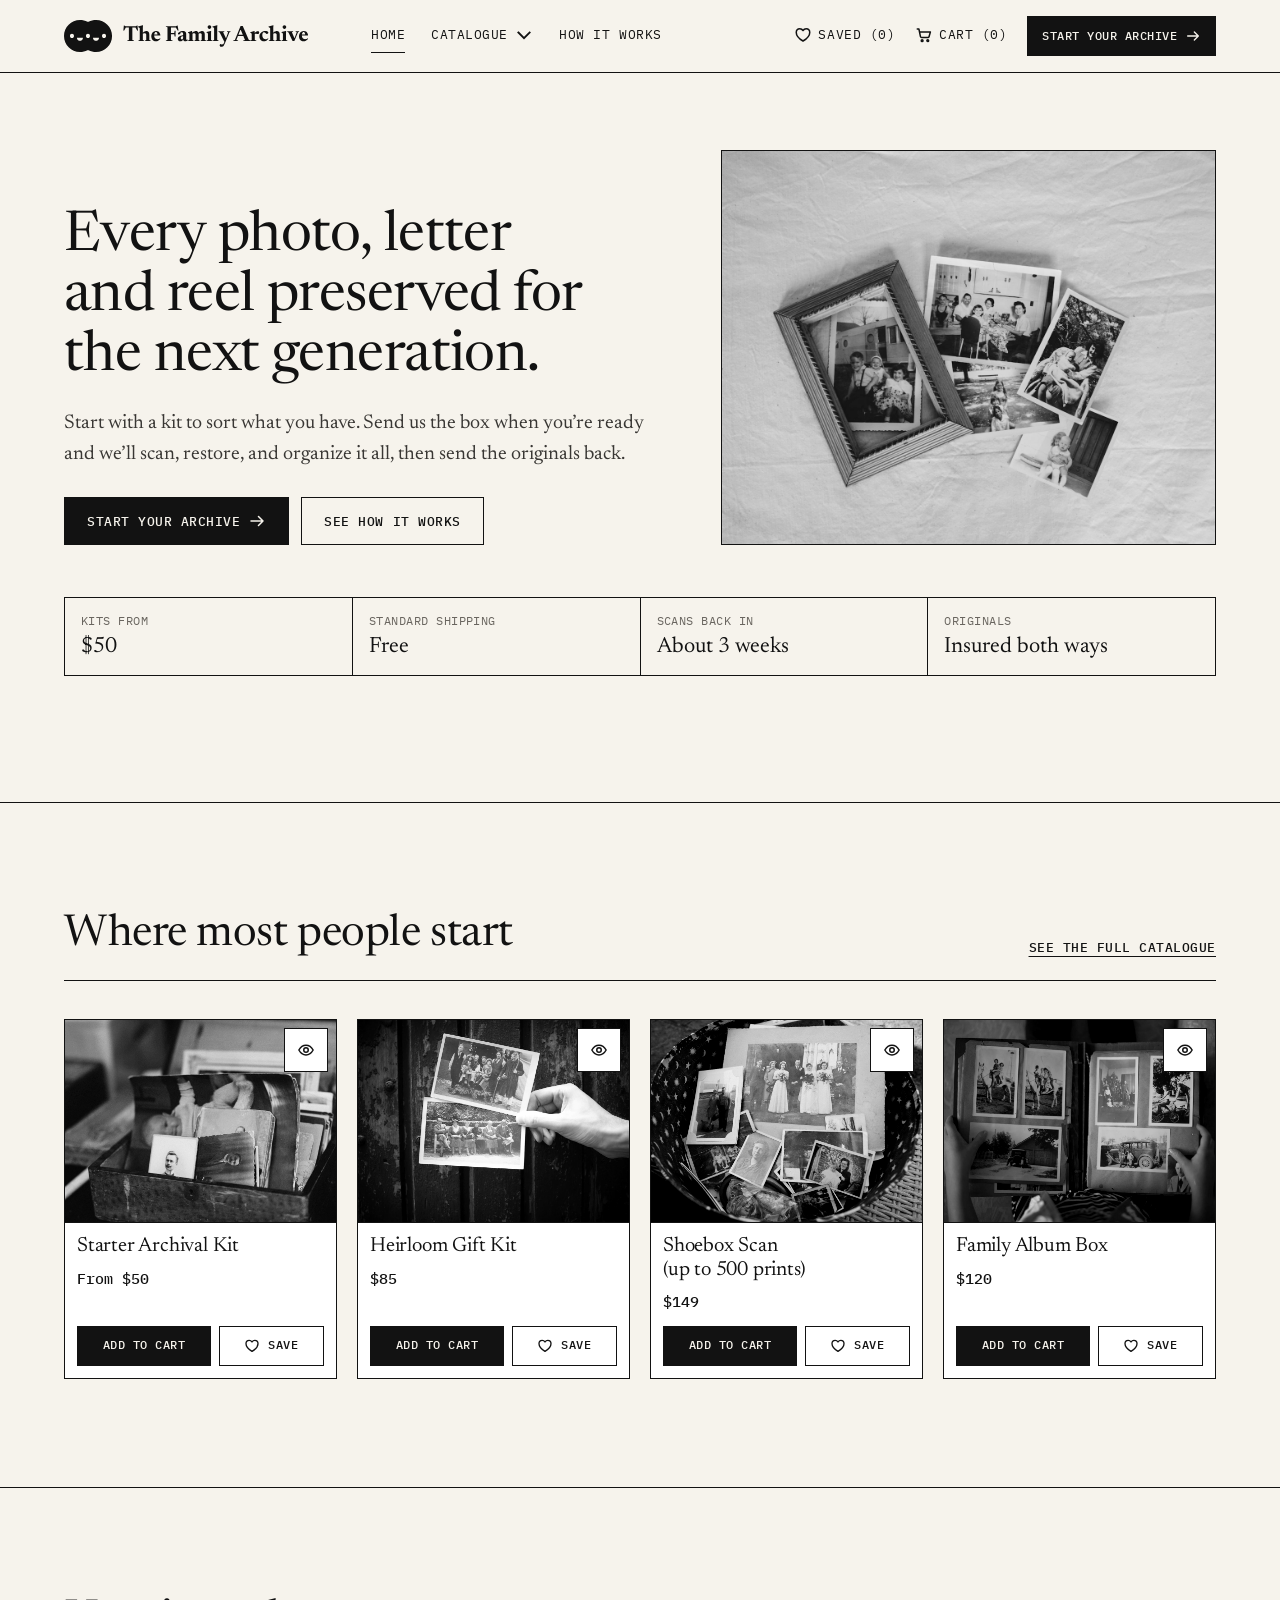
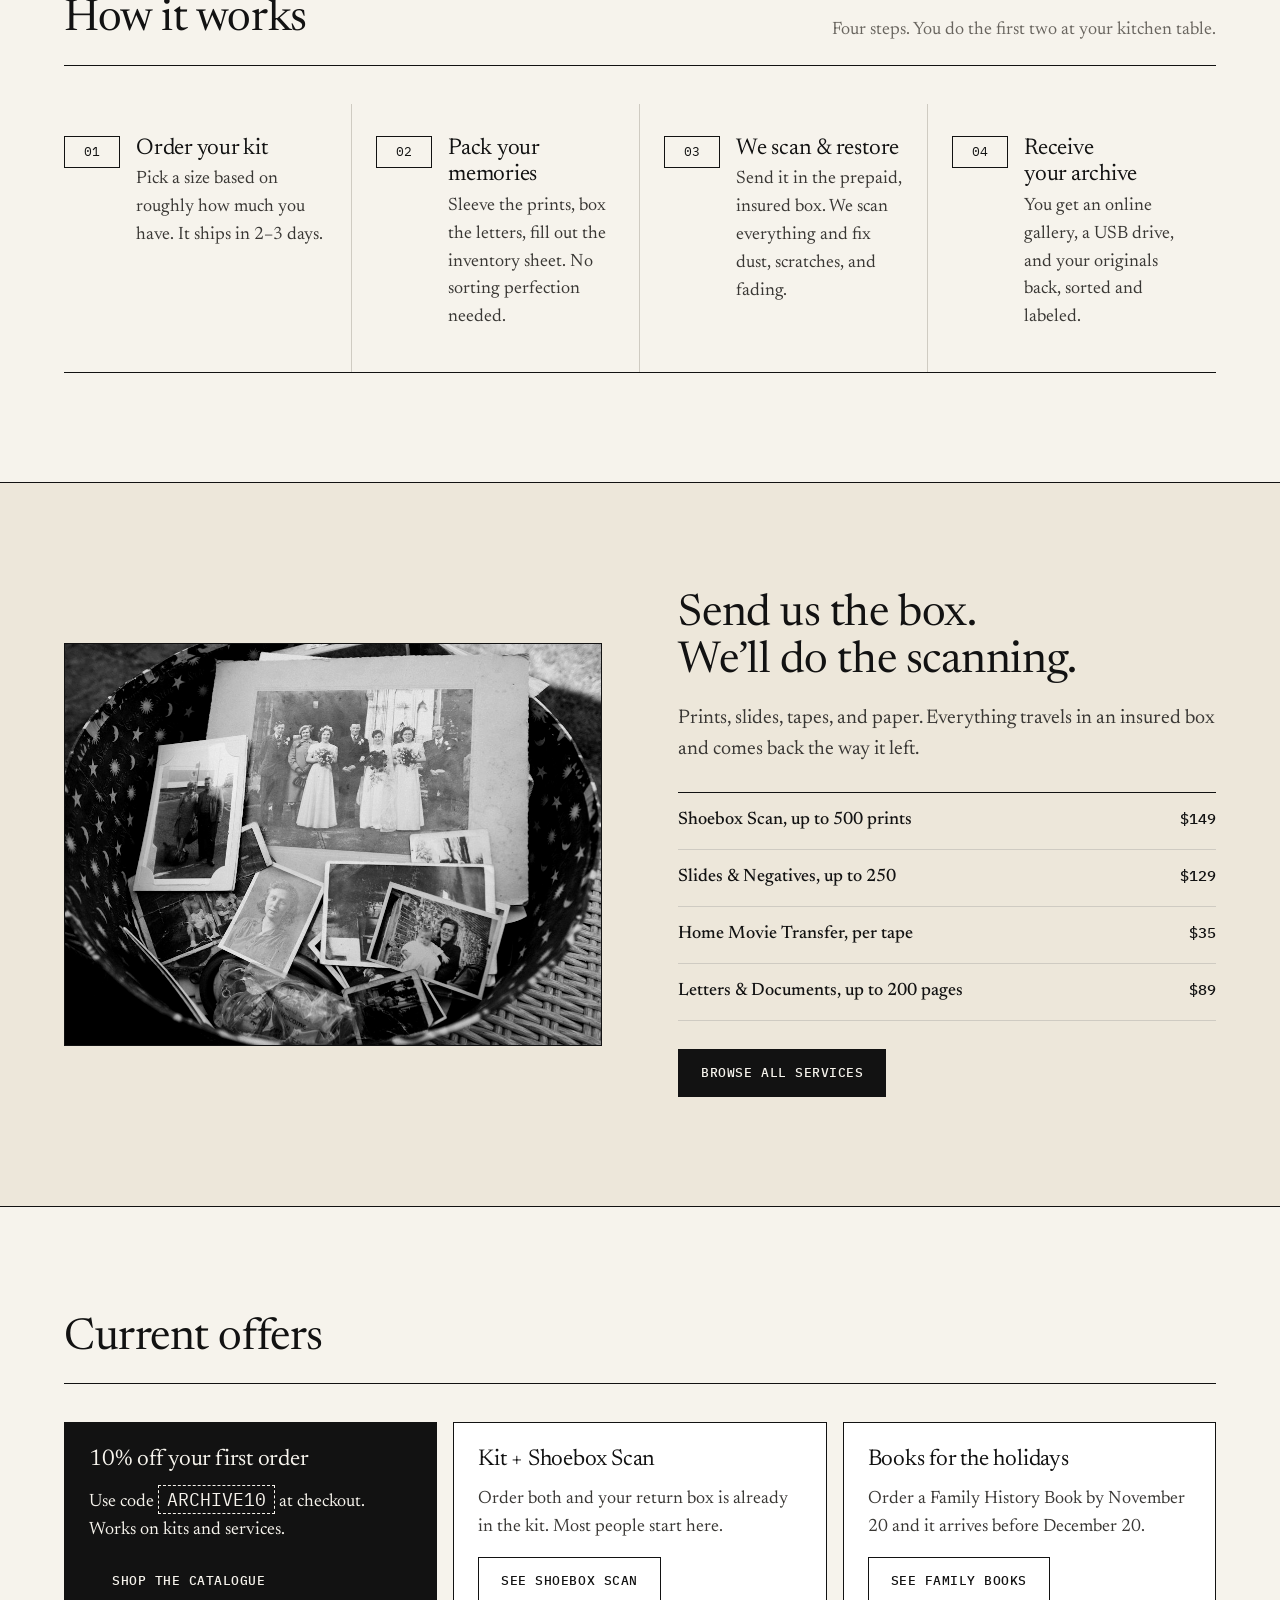
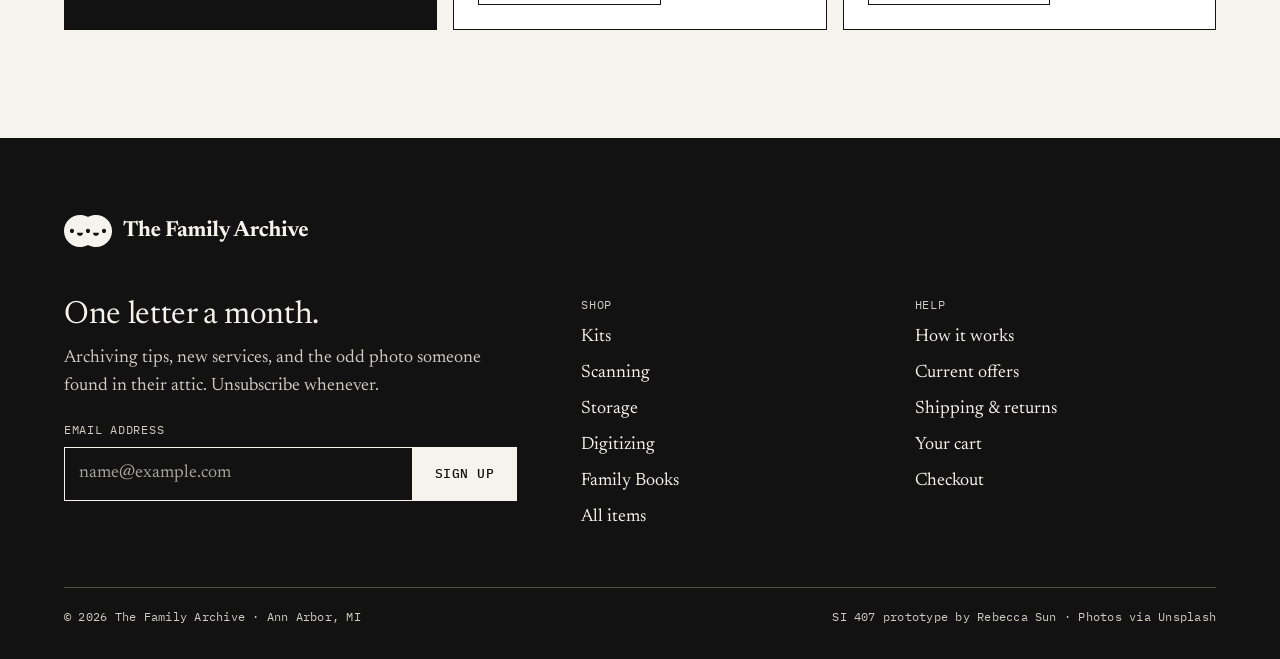
<file: index.html>
<!doctype html>
<html lang="en">
<head>
<meta charset="utf-8">
<meta name="viewport" content="width=device-width, initial-scale=1">
<title>The Family Archive</title>
<meta name="description" content="Archival kits, scanning, storage, and family-history books. Preserve every photo, letter and reel.">
<link rel="icon" type="image/svg+xml" href="assets/logo-mark.svg">
<link rel="preconnect" href="https://fonts.googleapis.com">
<link rel="preconnect" href="https://fonts.gstatic.com" crossorigin>
<link rel="stylesheet" href="https://fonts.googleapis.com/css2?family=IBM+Plex+Mono:wght@400;500&family=Newsreader:opsz,wght@6..72,400;6..72,500&display=swap">
<link rel="stylesheet" href="css/styles.css">
<script src="js/catalog.js" defer></script>
<script src="js/main.js" defer></script>
</head>
<body>
<svg class="sprite" aria-hidden="true" focusable="false" width="0" height="0"><defs><symbol id="i-cart" viewBox="0 0 24 24" fill="none" stroke="currentColor" stroke-width="2" stroke-linecap="round" stroke-linejoin="round"><path d="M3 4H5.2L7.3 14.2C7.45 14.9 8.05 15.4 8.8 15.4H17.2C17.9 15.4 18.5 14.95 18.7 14.3L20.5 8H6.2"/><path d="M9.5 20.7C10.1627 20.7 10.7 20.1627 10.7 19.5C10.7 18.8372 10.1627 18.3 9.5 18.3C8.83726 18.3 8.3 18.8372 8.3 19.5C8.3 20.1627 8.83726 20.7 9.5 20.7Z"/><path d="M17 20.7C17.6627 20.7 18.2 20.1627 18.2 19.5C18.2 18.8372 17.6627 18.3 17 18.3C16.3373 18.3 15.8 18.8372 15.8 19.5C15.8 20.1627 16.3373 20.7 17 20.7Z"/></symbol><symbol id="i-search" viewBox="0 0 24 24" fill="none" stroke="currentColor" stroke-width="2" stroke-linecap="round" stroke-linejoin="round"><path d="M11 17.5C14.5899 17.5 17.5 14.5899 17.5 11C17.5 7.41015 14.5899 4.5 11 4.5C7.41015 4.5 4.5 7.41015 4.5 11C4.5 14.5899 7.41015 17.5 11 17.5Z"/><path d="M16 16L20.5 20.5"/></symbol><symbol id="i-eye" viewBox="0 0 24 24" fill="none" stroke="currentColor" stroke-width="2" stroke-linecap="round" stroke-linejoin="round"><path d="M2.5 12C2.5 12 6 5.5 12 5.5C18 5.5 21.5 12 21.5 12C21.5 12 18 18.5 12 18.5C6 18.5 2.5 12 2.5 12Z"/><path d="M12 15C13.6569 15 15 13.6569 15 12C15 10.3431 13.6569 9 12 9C10.3431 9 9 10.3431 9 12C9 13.6569 10.3431 15 12 15Z"/></symbol><symbol id="i-filter" viewBox="0 0 24 24" fill="none" stroke="currentColor" stroke-width="2" stroke-linecap="round" stroke-linejoin="round"><path d="M4 7H13M19 7H20M4 17H7M13 17H20"/><path d="M16 9.2C17.215 9.2 18.2 8.21508 18.2 7C18.2 5.78502 17.215 4.8 16 4.8C14.785 4.8 13.8 5.78502 13.8 7C13.8 8.21508 14.785 9.2 16 9.2Z"/><path d="M10 19.2C11.215 19.2 12.2 18.2151 12.2 17C12.2 15.785 11.215 14.8 10 14.8C8.78498 14.8 7.8 15.785 7.8 17C7.8 18.2151 8.78498 19.2 10 19.2Z"/></symbol><symbol id="i-heart" viewBox="0 0 24 24" fill="none" stroke="currentColor" stroke-width="2" stroke-linecap="round" stroke-linejoin="round"><path d="M12 20C12 20 3 14.5 3 8.5C3 5.5 5.2 3.5 7.8 3.5C9.6 3.5 11.1 4.5 12 6C12.9 4.5 14.4 3.5 16.2 3.5C18.8 3.5 21 5.5 21 8.5C21 14.5 12 20 12 20Z"/></symbol><symbol id="i-heart-filled" viewBox="0 0 24 24" fill="none" stroke="currentColor" stroke-width="2" stroke-linecap="round" stroke-linejoin="round"><path fill="currentColor" d="M12 20C12 20 3 14.5 3 8.5C3 5.5 5.2 3.5 7.8 3.5C9.6 3.5 11.1 4.5 12 6C12.9 4.5 14.4 3.5 16.2 3.5C18.8 3.5 21 5.5 21 8.5C21 14.5 12 20 12 20Z"/></symbol><symbol id="i-plus" viewBox="0 0 24 24" fill="none" stroke="currentColor" stroke-width="2" stroke-linecap="round" stroke-linejoin="round"><path d="M12 5V19M5 12H19"/></symbol><symbol id="i-minus" viewBox="0 0 24 24" fill="none" stroke="currentColor" stroke-width="2" stroke-linecap="round" stroke-linejoin="round"><path d="M5 12H19"/></symbol><symbol id="i-check" viewBox="0 0 24 24" fill="none" stroke="currentColor" stroke-width="2" stroke-linecap="round" stroke-linejoin="round"><path d="M4 12L9 17L20 6"/></symbol><symbol id="i-arrow-right" viewBox="0 0 24 24" fill="none" stroke="currentColor" stroke-width="2" stroke-linecap="round" stroke-linejoin="round"><path d="M4 12H20M14 18L20 12L14 6"/></symbol><symbol id="i-close" viewBox="0 0 24 24" fill="none" stroke="currentColor" stroke-width="2" stroke-linecap="round" stroke-linejoin="round"><path d="M6.34 6.34L17.66 17.66M17.66 6.34L6.34 17.66"/></symbol><symbol id="i-chevron-down" viewBox="0 0 16 16" fill="none" stroke="currentColor" stroke-width="1.5" stroke-linecap="square"><path d="M3.5 6L8 10.5L12.5 6"/></symbol><symbol id="i-menu" viewBox="0 0 24 24" fill="none" stroke="currentColor" stroke-width="2" stroke-linecap="round" stroke-linejoin="round"><path d="M4 7H20M4 12H20M4 17H20"/></symbol></defs></svg>
<a class="skip-link" href="#main">Skip to content</a>
<header class="site-header">
  <div class="container site-header__inner">
    <a class="logo" href="index.html" aria-label="The Family Archive"><svg class="logo__full" width="245" height="32" viewBox="0 0 245 32" aria-hidden="true" focusable="false"><path fill="currentColor" d="M32.0566 0C40.8932 5.56635e-05 48.0566 7.16348 48.0566 16C48.0566 24.8365 40.8932 31.9999 32.0566 32C29.3542 32 26.8086 31.3294 24.5762 30.1465C24.3778 30.2123 24.1763 30.2471 23.9717 30.2471C23.7909 30.2471 23.6124 30.2204 23.4365 30.1689C21.2146 31.3375 18.6848 32 16 32C7.16344 32 0 24.8366 0 16C0 7.16344 7.16344 0 16 0C18.6847 0 21.2147 0.661629 23.4365 1.83008C23.6124 1.77862 23.791 1.75293 23.9717 1.75293C24.1762 1.75293 24.3779 1.78682 24.5762 1.85254C26.8085 0.669774 29.3544 0 32.0566 0ZM12.9473 17.8662C12.9473 18.2595 13.0243 18.6493 13.1748 19.0127C13.3253 19.3761 13.5461 19.7062 13.8242 19.9844C14.1025 20.2626 14.4333 20.4832 14.7969 20.6338C15.1604 20.7844 15.5499 20.8623 15.9434 20.8623C16.3368 20.8623 16.7263 20.7843 17.0898 20.6338C17.4534 20.4832 17.7843 20.2626 18.0625 19.9844C18.3406 19.7062 18.5614 19.3761 18.7119 19.0127C18.8624 18.6493 18.9394 18.2595 18.9395 17.8662H12.9473ZM29.0039 17.8662C29.004 18.2595 29.0809 18.6493 29.2314 19.0127C29.382 19.3761 29.6028 19.7062 29.8809 19.9844C30.1591 20.2626 30.49 20.4832 30.8535 20.6338C31.217 20.7844 31.6065 20.8623 32 20.8623C32.3935 20.8623 32.783 20.7844 33.1465 20.6338C33.51 20.4832 33.8409 20.2626 34.1191 19.9844C34.3972 19.7062 34.618 19.3761 34.7686 19.0127C34.9191 18.6493 34.996 18.2595 34.9961 17.8662H29.0039ZM7.97168 13.8516C6.84769 13.8516 5.93664 14.7627 5.93652 15.8867C5.93652 17.0108 6.84762 17.9218 7.97168 17.9219C9.09576 17.9219 10.0068 17.0108 10.0068 15.8867C10.0067 14.7627 9.0957 13.8516 7.97168 13.8516ZM23.9717 13.8516C22.8477 13.8516 21.9366 14.7627 21.9365 15.8867C21.9365 17.0108 22.8476 17.9218 23.9717 17.9219C25.0958 17.9219 26.0068 17.0108 26.0068 15.8867C26.0067 14.7627 25.0957 13.8516 23.9717 13.8516ZM40.0283 13.8516C38.9043 13.8516 37.9933 14.7627 37.9932 15.8867C37.9932 17.0108 38.9042 17.9219 40.0283 17.9219C41.1524 17.9218 42.0635 17.0108 42.0635 15.8867C42.0634 14.7627 41.1523 13.8516 40.0283 13.8516Z"/><path fill="currentColor" d="M64.874 6.887H68.35V19.889L69.967 20.527V21H63.268V20.527L64.874 19.889V6.887ZM72.365 7.503H60.595L61.992 7.129L60.023 10.693L59.352 10.561L59.836 5.38H60.221L62.135 6.447L60.848 6.183H72.112L71.21 6.447L73.113 5.38H73.498L73.982 10.561L73.322 10.693L71.353 7.129L72.365 7.503ZM81.0498 20.56L82.2158 20.065V14.763C82.2158 14.4257 82.1572 14.1507 82.0398 13.938C81.9225 13.718 81.7465 13.5567 81.5118 13.454C81.2772 13.3513 80.9765 13.3 80.6098 13.3C80.1698 13.3 79.7665 13.366 79.3998 13.498C79.0405 13.6227 78.7508 13.784 78.5308 13.982L78.1018 13.542C78.5785 13.0213 79.0075 12.5997 79.3888 12.277C79.7702 11.9543 80.1258 11.705 80.4558 11.529C80.7858 11.353 81.1122 11.232 81.4348 11.166C81.7575 11.1 82.0948 11.067 82.4468 11.067C83.4222 11.067 84.1445 11.364 84.6138 11.958C85.0832 12.5447 85.3178 13.4503 85.3178 14.675V19.999L86.6708 20.56V21H81.0498V20.56ZM80.1808 21H74.4168V20.56L75.7478 19.999V8.174C75.6305 8.02733 75.4948 7.89167 75.3408 7.767C75.1942 7.635 75.0182 7.50667 74.8128 7.382C74.6075 7.25733 74.3618 7.12533 74.0758 6.986V6.513L78.6848 5.27H79.0258L78.8498 7.734V19.999L80.1808 20.56V21ZM92.2061 11.067C93.0567 11.067 93.7791 11.2467 94.3731 11.606C94.9744 11.958 95.4437 12.4677 95.7811 13.135C96.1257 13.8023 96.3347 14.6053 96.4081 15.544H89.4341L89.4451 14.62L94.9671 14.334L93.4931 14.928C93.4637 14.2973 93.3904 13.773 93.2731 13.355C93.1557 12.937 92.9871 12.6253 92.7671 12.42C92.5471 12.2073 92.2721 12.101 91.9421 12.101C91.6047 12.101 91.3041 12.2037 91.0401 12.409C90.7761 12.607 90.5671 12.948 90.4131 13.432C90.2591 13.9087 90.1821 14.5723 90.1821 15.423C90.1821 16.2223 90.3214 16.9007 90.6001 17.458C90.8787 18.008 91.2711 18.426 91.7771 18.712C92.2904 18.998 92.8881 19.141 93.5701 19.141C93.8854 19.141 94.1787 19.1153 94.4501 19.064C94.7287 19.0053 95.0037 18.91 95.2751 18.778C95.5464 18.646 95.8214 18.4773 96.1001 18.272L96.4631 18.789C96.0597 19.2877 95.6307 19.7277 95.1761 20.109C94.7287 20.483 94.2521 20.7727 93.7461 20.978C93.2401 21.1833 92.6974 21.286 92.1181 21.286C91.1427 21.286 90.2921 21.0733 89.5661 20.648C88.8401 20.2153 88.2754 19.625 87.8721 18.877C87.4687 18.129 87.2671 17.282 87.2671 16.336C87.2671 15.3827 87.4577 14.5063 87.8391 13.707C88.2204 12.9077 88.7777 12.2697 89.5111 11.793C90.2517 11.309 91.1501 11.067 92.2061 11.067ZM111.615 10.704L111.571 13.641L111.615 16.567H110.592L110.262 14.301L105.257 14.279V12.992L110.262 12.97L110.592 10.704H111.615ZM113.287 5.446H113.595L114.508 10.506L113.892 10.649L111.461 6.997L112.715 7.503H105.037V6.183H111.923L113.287 5.446ZM106.951 6.183V19.9L108.557 20.527V21H101.869V20.527L103.475 19.9V7.294L101.869 6.656V6.183H106.951ZM119.582 14.95L119.637 15.885C119.029 16.0317 118.534 16.1857 118.152 16.347C117.778 16.5083 117.485 16.677 117.272 16.853C117.067 17.029 116.928 17.216 116.854 17.414C116.781 17.612 116.744 17.8283 116.744 18.063C116.744 18.5397 116.847 18.888 117.052 19.108C117.258 19.3207 117.525 19.427 117.855 19.427C118.09 19.427 118.299 19.3647 118.482 19.24C118.673 19.1153 118.823 18.9503 118.933 18.745C119.043 18.5323 119.098 18.2977 119.098 18.041V13.773C119.098 13.3403 118.977 12.9957 118.735 12.739C118.493 12.4823 118.112 12.354 117.591 12.354C117.371 12.354 117.144 12.376 116.909 12.42C116.675 12.464 116.462 12.5227 116.271 12.596L116.656 11.859C116.605 12.2843 116.55 12.6327 116.491 12.904C116.44 13.1753 116.385 13.3917 116.326 13.553C116.268 13.707 116.194 13.8317 116.106 13.927C115.989 14.059 115.824 14.169 115.611 14.257C115.399 14.345 115.171 14.389 114.929 14.389C114.607 14.389 114.357 14.3303 114.181 14.213C114.005 14.0883 113.917 13.916 113.917 13.696C113.917 13.388 114.057 13.08 114.335 12.772C114.621 12.464 115.003 12.1853 115.479 11.936C115.956 11.6793 116.488 11.4777 117.074 11.331C117.668 11.177 118.277 11.1 118.9 11.1C119.751 11.1 120.415 11.2283 120.891 11.485C121.375 11.7417 121.713 12.101 121.903 12.563C122.101 13.0177 122.2 13.5493 122.2 14.158V18.976C122.2 19.1593 122.226 19.3133 122.277 19.438C122.329 19.5627 122.406 19.6543 122.508 19.713C122.611 19.7717 122.739 19.801 122.893 19.801C123.033 19.801 123.187 19.779 123.355 19.735C123.524 19.6837 123.696 19.603 123.872 19.493V20.175C123.476 20.5197 123.055 20.791 122.607 20.989C122.167 21.187 121.746 21.286 121.342 21.286C120.844 21.286 120.437 21.1907 120.121 21C119.813 20.802 119.586 20.5307 119.439 20.186C119.293 19.834 119.212 19.427 119.197 18.965L119.307 18.932C119.168 19.4527 118.959 19.889 118.68 20.241C118.409 20.593 118.086 20.8533 117.712 21.022C117.338 21.198 116.924 21.286 116.469 21.286C115.67 21.286 115.017 21.0733 114.511 20.648C114.013 20.2227 113.763 19.5847 113.763 18.734C113.763 18.3307 113.844 17.964 114.005 17.634C114.174 17.2967 114.467 16.9777 114.885 16.677C115.311 16.3763 115.901 16.0867 116.656 15.808C117.419 15.5293 118.394 15.2433 119.582 14.95ZM128.501 13.311V20.065L129.546 20.56V21H124.068V20.56L125.399 19.999V13.773C125.23 13.5457 125.036 13.355 124.816 13.201C124.596 13.0397 124.314 12.8857 123.969 12.739V12.343L127.632 11.056H127.973L128.501 13.311ZM134.639 14.268V20.065L135.684 20.56V21H130.492V20.56L131.537 20.065V14.576C131.537 14.2607 131.482 14.0077 131.372 13.817C131.262 13.619 131.097 13.476 130.877 13.388C130.657 13.2927 130.386 13.245 130.063 13.245C129.674 13.245 129.311 13.3 128.974 13.41C128.637 13.52 128.365 13.6703 128.16 13.861L127.753 13.421C128.208 12.9297 128.615 12.53 128.974 12.222C129.341 11.914 129.682 11.6793 129.997 11.518C130.312 11.3493 130.624 11.232 130.932 11.166C131.24 11.1 131.563 11.067 131.9 11.067C132.531 11.067 133.048 11.1953 133.451 11.452C133.854 11.7087 134.151 12.0753 134.342 12.552C134.54 13.0287 134.639 13.6007 134.639 14.268ZM140.777 14.477V19.999L142.13 20.56V21H136.641V20.56L137.686 20.065V14.576C137.686 14.2607 137.627 14.0077 137.51 13.817C137.4 13.619 137.235 13.476 137.015 13.388C136.795 13.2927 136.524 13.245 136.201 13.245C135.812 13.245 135.449 13.3 135.112 13.41C134.782 13.52 134.511 13.6703 134.298 13.861L133.902 13.421C134.349 12.9297 134.753 12.53 135.112 12.222C135.479 11.914 135.82 11.6793 136.135 11.518C136.458 11.3493 136.769 11.232 137.07 11.166C137.378 11.1 137.701 11.067 138.038 11.067C138.984 11.067 139.677 11.3567 140.117 11.936C140.557 12.508 140.777 13.355 140.777 14.477ZM145.442 8.878C144.907 8.878 144.474 8.70567 144.144 8.361C143.814 8.009 143.649 7.57633 143.649 7.063C143.649 6.54967 143.814 6.12433 144.144 5.787C144.474 5.44233 144.907 5.27 145.442 5.27C145.992 5.27 146.428 5.44233 146.751 5.787C147.081 6.12433 147.246 6.54967 147.246 7.063C147.246 7.57633 147.081 8.009 146.751 8.361C146.428 8.70567 145.992 8.878 145.442 8.878ZM147.158 11.056L147.048 13.355V19.999L148.379 20.56V21H142.604V20.56L143.935 19.999V13.597C143.832 13.4577 143.708 13.3293 143.561 13.212C143.414 13.0873 143.253 12.97 143.077 12.86C142.901 12.7427 142.71 12.6363 142.505 12.541V12.123L146.696 11.056H147.158ZM153.204 19.999L154.546 20.56V21H148.771V20.56L150.102 19.999V8.163C149.984 8.01633 149.849 7.88067 149.695 7.756C149.548 7.624 149.372 7.49567 149.167 7.371C148.961 7.24633 148.716 7.11433 148.43 6.975V6.513L153.039 5.27H153.391L153.204 7.613V19.999ZM162.194 18.855L160.687 22.419L155.704 12.387L154.406 11.837V11.353H160.379V11.848L159.147 12.266L162.194 18.855ZM157.299 26.775C156.822 26.775 156.426 26.643 156.111 26.379C155.803 26.1223 155.649 25.7667 155.649 25.312C155.649 25.0627 155.7 24.85 155.803 24.674C155.905 24.498 156.03 24.3623 156.177 24.267C156.323 24.1717 156.463 24.124 156.595 24.124C156.719 24.124 156.848 24.1533 156.98 24.212C157.119 24.2707 157.28 24.3293 157.464 24.388C157.647 24.454 157.867 24.487 158.124 24.487C158.373 24.487 158.597 24.4467 158.795 24.366C159 24.2927 159.191 24.146 159.367 23.926C159.55 23.7133 159.741 23.398 159.939 22.98L161.193 20.285L161.754 18.91L164.119 12.222L162.964 11.848V11.353H166.55V11.848L165.472 12.244L161.039 23.09C160.628 24.0873 160.239 24.85 159.873 25.378C159.506 25.9133 159.121 26.28 158.718 26.478C158.314 26.676 157.841 26.775 157.299 26.775ZM173.22 16.083V14.807H180.7V16.083H173.22ZM184.726 19.867L186.354 20.527V21H179.182V20.527L180.997 19.889L176.311 8.801L176.795 8.779L172.373 19.889L174.1 20.527V21H169.216V20.527L170.899 19.889L176.575 6.106H178.753L184.726 19.867ZM193.887 11.177C194.349 11.177 194.679 11.3053 194.877 11.562C195.083 11.8187 195.185 12.1303 195.185 12.497C195.185 13.0103 195.024 13.399 194.701 13.663C194.379 13.9197 194.019 14.048 193.623 14.048C193.323 14.048 193.073 14.0187 192.875 13.96C192.685 13.894 192.501 13.828 192.325 13.762C192.157 13.696 191.955 13.663 191.72 13.663C191.552 13.663 191.383 13.685 191.214 13.729C191.053 13.773 190.892 13.8353 190.73 13.916C190.576 13.9967 190.426 14.103 190.279 14.235L190.048 13.663C190.444 13.223 190.818 12.849 191.17 12.541C191.522 12.2257 191.852 11.969 192.16 11.771C192.476 11.5657 192.776 11.4153 193.062 11.32C193.348 11.2247 193.623 11.177 193.887 11.177ZM190.796 13.289V19.955L192.314 20.56V21H186.363V20.56L187.694 19.999V13.773C187.577 13.6117 187.449 13.476 187.309 13.366C187.17 13.2487 187.012 13.1387 186.836 13.036C186.668 12.9333 186.477 12.8343 186.264 12.739V12.343L190.18 11.056H190.532L190.796 13.289ZM201.346 11.067C202.072 11.067 202.651 11.144 203.084 11.298C203.524 11.4447 203.843 11.639 204.041 11.881C204.239 12.1157 204.338 12.3687 204.338 12.64C204.338 12.8967 204.275 13.124 204.151 13.322C204.026 13.52 203.857 13.674 203.645 13.784C203.439 13.894 203.212 13.949 202.963 13.949C202.721 13.949 202.497 13.8903 202.292 13.773C202.094 13.6557 201.903 13.509 201.72 13.333C201.544 13.157 201.368 12.9847 201.192 12.816C201.023 12.64 200.851 12.4933 200.675 12.376C200.499 12.2587 200.315 12.2 200.125 12.2C199.809 12.2 199.512 12.299 199.234 12.497C198.955 12.6877 198.731 12.992 198.563 13.41C198.394 13.828 198.31 14.3817 198.31 15.071C198.31 15.9803 198.442 16.7393 198.706 17.348C198.97 17.9493 199.344 18.4003 199.828 18.701C200.319 18.9943 200.895 19.141 201.555 19.141C202.017 19.141 202.442 19.075 202.831 18.943C203.219 18.811 203.615 18.5873 204.019 18.272L204.415 18.778C203.945 19.372 203.48 19.8523 203.018 20.219C202.556 20.5857 202.083 20.8533 201.599 21.022C201.122 21.198 200.631 21.286 200.125 21.286C199.171 21.286 198.339 21.077 197.628 20.659C196.924 20.2337 196.377 19.658 195.989 18.932C195.6 18.1987 195.406 17.37 195.406 16.446C195.406 15.698 195.538 14.9977 195.802 14.345C196.073 13.6923 196.465 13.1203 196.979 12.629C197.492 12.1377 198.115 11.7563 198.849 11.485C199.582 11.2063 200.414 11.067 201.346 11.067ZM211.479 20.56L212.645 20.065V14.763C212.645 14.4257 212.586 14.1507 212.469 13.938C212.352 13.718 212.176 13.5567 211.941 13.454C211.706 13.3513 211.406 13.3 211.039 13.3C210.599 13.3 210.196 13.366 209.829 13.498C209.47 13.6227 209.18 13.784 208.96 13.982L208.531 13.542C209.008 13.0213 209.437 12.5997 209.818 12.277C210.199 11.9543 210.555 11.705 210.885 11.529C211.215 11.353 211.541 11.232 211.864 11.166C212.187 11.1 212.524 11.067 212.876 11.067C213.851 11.067 214.574 11.364 215.043 11.958C215.512 12.5447 215.747 13.4503 215.747 14.675V19.999L217.1 20.56V21H211.479V20.56ZM210.61 21H204.846V20.56L206.177 19.999V8.174C206.06 8.02733 205.924 7.89167 205.77 7.767C205.623 7.635 205.447 7.50667 205.242 7.382C205.037 7.25733 204.791 7.12533 204.505 6.986V6.513L209.114 5.27H209.455L209.279 7.734V19.999L210.61 20.56V21ZM220.424 8.878C219.889 8.878 219.456 8.70567 219.126 8.361C218.796 8.009 218.631 7.57633 218.631 7.063C218.631 6.54967 218.796 6.12433 219.126 5.787C219.456 5.44233 219.889 5.27 220.424 5.27C220.974 5.27 221.41 5.44233 221.733 5.787C222.063 6.12433 222.228 6.54967 222.228 7.063C222.228 7.57633 222.063 8.009 221.733 8.361C221.41 8.70567 220.974 8.878 220.424 8.878ZM222.14 11.056L222.03 13.355V19.999L223.361 20.56V21H217.586V20.56L218.917 19.999V13.597C218.814 13.4577 218.69 13.3293 218.543 13.212C218.396 13.0873 218.235 12.97 218.059 12.86C217.883 12.7427 217.692 12.6363 217.487 12.541V12.123L221.678 11.056H222.14ZM234.017 12.288L230.376 21.077H228.55L224.491 12.376L223.193 11.837V11.353H229.122V11.848L227.89 12.266L230.915 19.141L230.134 19.174L232.741 12.277L231.52 11.848V11.353H235.106V11.848L234.017 12.288ZM239.898 11.067C240.749 11.067 241.471 11.2467 242.065 11.606C242.667 11.958 243.136 12.4677 243.473 13.135C243.818 13.8023 244.027 14.6053 244.1 15.544H237.126L237.137 14.62L242.659 14.334L241.185 14.928C241.156 14.2973 241.083 13.773 240.965 13.355C240.848 12.937 240.679 12.6253 240.459 12.42C240.239 12.2073 239.964 12.101 239.634 12.101C239.297 12.101 238.996 12.2037 238.732 12.409C238.468 12.607 238.259 12.948 238.105 13.432C237.951 13.9087 237.874 14.5723 237.874 15.423C237.874 16.2223 238.014 16.9007 238.292 17.458C238.571 18.008 238.963 18.426 239.469 18.712C239.983 18.998 240.58 19.141 241.262 19.141C241.578 19.141 241.871 19.1153 242.142 19.064C242.421 19.0053 242.696 18.91 242.967 18.778C243.239 18.646 243.514 18.4773 243.792 18.272L244.155 18.789C243.752 19.2877 243.323 19.7277 242.868 20.109C242.421 20.483 241.944 20.7727 241.438 20.978C240.932 21.1833 240.39 21.286 239.81 21.286C238.835 21.286 237.984 21.0733 237.258 20.648C236.532 20.2153 235.968 19.625 235.564 18.877C235.161 18.129 234.959 17.282 234.959 16.336C234.959 15.3827 235.15 14.5063 235.531 13.707C235.913 12.9077 236.47 12.2697 237.203 11.793C237.944 11.309 238.842 11.067 239.898 11.067Z"/></svg><svg class="logo__mark" width="49" height="32" viewBox="0 0 49 32" aria-hidden="true" focusable="false"><path fill="currentColor" d="M32.0566 0C40.8932 5.56635e-05 48.0566 7.16348 48.0566 16C48.0566 24.8365 40.8932 31.9999 32.0566 32C29.3542 32 26.8086 31.3294 24.5762 30.1465C24.3778 30.2123 24.1763 30.2471 23.9717 30.2471C23.7909 30.2471 23.6124 30.2204 23.4365 30.1689C21.2146 31.3375 18.6848 32 16 32C7.16344 32 0 24.8366 0 16C0 7.16344 7.16344 0 16 0C18.6847 0 21.2147 0.661629 23.4365 1.83008C23.6124 1.77862 23.791 1.75293 23.9717 1.75293C24.1762 1.75293 24.3779 1.78682 24.5762 1.85254C26.8085 0.669774 29.3544 0 32.0566 0ZM12.9473 17.8662C12.9473 18.2595 13.0243 18.6493 13.1748 19.0127C13.3253 19.3761 13.5461 19.7062 13.8242 19.9844C14.1025 20.2626 14.4333 20.4832 14.7969 20.6338C15.1604 20.7844 15.5499 20.8623 15.9434 20.8623C16.3368 20.8623 16.7263 20.7843 17.0898 20.6338C17.4534 20.4832 17.7843 20.2626 18.0625 19.9844C18.3406 19.7062 18.5614 19.3761 18.7119 19.0127C18.8624 18.6493 18.9394 18.2595 18.9395 17.8662H12.9473ZM29.0039 17.8662C29.004 18.2595 29.0809 18.6493 29.2314 19.0127C29.382 19.3761 29.6028 19.7062 29.8809 19.9844C30.1591 20.2626 30.49 20.4832 30.8535 20.6338C31.217 20.7844 31.6065 20.8623 32 20.8623C32.3935 20.8623 32.783 20.7844 33.1465 20.6338C33.51 20.4832 33.8409 20.2626 34.1191 19.9844C34.3972 19.7062 34.618 19.3761 34.7686 19.0127C34.9191 18.6493 34.996 18.2595 34.9961 17.8662H29.0039ZM7.97168 13.8516C6.84769 13.8516 5.93664 14.7627 5.93652 15.8867C5.93652 17.0108 6.84762 17.9218 7.97168 17.9219C9.09576 17.9219 10.0068 17.0108 10.0068 15.8867C10.0067 14.7627 9.0957 13.8516 7.97168 13.8516ZM23.9717 13.8516C22.8477 13.8516 21.9366 14.7627 21.9365 15.8867C21.9365 17.0108 22.8476 17.9218 23.9717 17.9219C25.0958 17.9219 26.0068 17.0108 26.0068 15.8867C26.0067 14.7627 25.0957 13.8516 23.9717 13.8516ZM40.0283 13.8516C38.9043 13.8516 37.9933 14.7627 37.9932 15.8867C37.9932 17.0108 38.9042 17.9219 40.0283 17.9219C41.1524 17.9218 42.0635 17.0108 42.0635 15.8867C42.0634 14.7627 41.1523 13.8516 40.0283 13.8516Z"/></svg></a>
    <nav class="nav-primary" aria-label="Primary"><ul class="nav-links"><li><a href="index.html" aria-current="page">Home</a></li><li class="nav-menu" data-nav-menu><button class="nav-menu__btn" type="button" aria-expanded="false" aria-controls="catalogue-menu">Catalogue<svg class="icon nav-menu__chev" aria-hidden="true" focusable="false"><use href="#i-chevron-down"/></svg></button><div id="catalogue-menu" class="nav-menu__panel"><div class="nav-menu__cols"><div class="menu-group"><p class="menu-group__head" id="menu-products">Products</p><ul aria-labelledby="menu-products"><li><a class="menu-item" href="catalogue.html?cat=kits"><span class="menu-item__name">Kits</span><span class="menu-item__desc">Sleeves, boxes and labels to sort at home</span></a></li><li><a class="menu-item" href="catalogue.html?cat=storage"><span class="menu-item__name">Storage</span><span class="menu-item__desc">Archival boxes, albums and binders</span></a></li></ul></div><div class="menu-group"><p class="menu-group__head" id="menu-services">Services</p><ul aria-labelledby="menu-services"><li><a class="menu-item" href="catalogue.html?cat=scanning"><span class="menu-item__name">Scanning</span><span class="menu-item__desc">Send prints, slides and negatives to us</span></a></li><li><a class="menu-item" href="catalogue.html?cat=digitizing"><span class="menu-item__name">Digitizing</span><span class="menu-item__desc">Home movies, tapes and letters</span></a></li><li><a class="menu-item" href="catalogue.html?cat=family-books"><span class="menu-item__name">Family Books</span><span class="menu-item__desc">Printed books made from your archive</span></a></li></ul></div></div><a class="menu-all" href="catalogue.html">See the whole catalogue<svg class="icon" aria-hidden="true" focusable="false"><use href="#i-arrow-right"/></svg></a></div></li><li><a href="index.html#how-it-works">How it works</a></li></ul></nav>
    <div class="nav-actions">
      <a class="nav-link nav-saved" href="cart.html#saved"><svg class="icon" aria-hidden="true" focusable="false"><use href="#i-heart"/></svg><span>Saved (<span data-saved-count>0</span>)</span></a>
      <a class="nav-link nav-cart--desk" href="cart.html" data-cart-label><span class="bump" data-cart-bump><svg class="icon" aria-hidden="true" focusable="false"><use href="#i-cart"/></svg><span>Cart (<span data-cart-count>0</span>)</span></span></a>
      <a class="btn btn--primary btn--sm nav-cta" href="product.html?item=starter-archival-kit">Start your archive<svg class="icon" aria-hidden="true" focusable="false"><use href="#i-arrow-right"/></svg></a>
      <a class="icon-btn nav-cart--mob" href="cart.html" data-cart-label data-tip="Cart"><span class="bump" data-cart-bump><svg class="icon" aria-hidden="true" focusable="false"><use href="#i-cart"/></svg><span class="count-badge" data-cart-count>0</span></span></a>
      <button class="icon-btn nav-toggle" type="button" aria-expanded="false" aria-controls="nav-drawer"><svg class="icon nav-toggle__open" aria-hidden="true" focusable="false"><use href="#i-menu"/></svg><svg class="icon nav-toggle__close" aria-hidden="true" focusable="false"><use href="#i-close"/></svg><span class="nav-toggle__label">Menu</span></button>
    </div>
  </div>
  <div id="nav-drawer" class="nav-drawer" hidden>
    <nav class="container" aria-label="Mobile">
      <ul class="drawer-list"><li><a href="index.html" aria-current="page">Home</a></li><li class="drawer-disc"><button class="drawer-disc__btn" type="button" aria-expanded="false" aria-controls="drawer-catalogue">Catalogue<svg class="icon drawer-disc__chev" aria-hidden="true" focusable="false"><use href="#i-chevron-down"/></svg></button><div id="drawer-catalogue" class="drawer-disc__panel" hidden><div class="menu-group"><p class="menu-group__head" id="drawer-products">Products</p><ul aria-labelledby="drawer-products"><li><a class="menu-item" href="catalogue.html?cat=kits"><span class="menu-item__name">Kits</span><span class="menu-item__desc">Sleeves, boxes and labels to sort at home</span></a></li><li><a class="menu-item" href="catalogue.html?cat=storage"><span class="menu-item__name">Storage</span><span class="menu-item__desc">Archival boxes, albums and binders</span></a></li></ul></div><div class="menu-group"><p class="menu-group__head" id="drawer-services">Services</p><ul aria-labelledby="drawer-services"><li><a class="menu-item" href="catalogue.html?cat=scanning"><span class="menu-item__name">Scanning</span><span class="menu-item__desc">Send prints, slides and negatives to us</span></a></li><li><a class="menu-item" href="catalogue.html?cat=digitizing"><span class="menu-item__name">Digitizing</span><span class="menu-item__desc">Home movies, tapes and letters</span></a></li><li><a class="menu-item" href="catalogue.html?cat=family-books"><span class="menu-item__name">Family Books</span><span class="menu-item__desc">Printed books made from your archive</span></a></li></ul></div><a class="menu-all" href="catalogue.html">See the whole catalogue<svg class="icon" aria-hidden="true" focusable="false"><use href="#i-arrow-right"/></svg></a></div></li><li><a href="index.html#how-it-works">How it works</a></li><li><a href="cart.html#saved"><span class="drawer-list__label"><svg class="icon" aria-hidden="true" focusable="false"><use href="#i-heart"/></svg><span>Saved (<span data-saved-count>0</span>)</span></span></a></li><li><a href="cart.html" data-cart-label><span class="drawer-list__label"><svg class="icon" aria-hidden="true" focusable="false"><use href="#i-cart"/></svg><span>Cart (<span data-cart-count>0</span>)</span></span></a></li></ul>
      <div class="nav-drawer__foot">
        <a class="btn btn--primary btn--block" href="product.html?item=starter-archival-kit">Start your archive<svg class="icon" aria-hidden="true" focusable="false"><use href="#i-arrow-right"/></svg></a>
      </div>
    </nav>
  </div>
</header>
<div id="fa-live" class="sr-only" aria-live="polite" aria-atomic="true"></div>
<main id="main" tabindex="-1">
<section class="hero" aria-labelledby="hero-title">
  <div class="container">
    <div class="hero__grid">
      <div>
        <h1 id="hero-title">Every photo, letter and reel preserved for the next generation.</h1>
        <p class="lede">Start with a kit to sort what you have. Send us the box when you&rsquo;re ready and we&rsquo;ll scan, restore, and organize it all, then send the originals back.</p>
        <div class="btn-row">
          <a class="btn btn--primary" href="product.html?item=starter-archival-kit">Start your archive<svg class="icon" aria-hidden="true" focusable="false"><use href="#i-arrow-right"/></svg></a>
          <a class="btn btn--secondary" href="#how-it-works">See how it works</a>
        </div>
      </div>
      <div class="figure">
        <div class="figure__frame"><img src="assets/img/hero-family-prints.jpg" alt="Old black-and-white family snapshots spread on a white sheet next to a small wooden frame" width="1200" height="960" decoding="async"></div>
      </div>
    </div>
    <dl class="hero__index">
      <div><dt>Kits from</dt><dd>$50</dd></div>
      <div><dt>Standard shipping</dt><dd>Free</dd></div>
      <div><dt>Scans back in</dt><dd>About 3 weeks</dd></div>
      <div><dt>Originals</dt><dd>Insured both ways</dd></div>
    </dl>
  </div>
</section>

<section class="section section--rule" aria-labelledby="kits-title">
  <div class="container">
    <div class="section-head">
      <div>
        <h2 id="kits-title">Where most people start</h2>
      </div>
      <a class="btn btn--tertiary" href="catalogue.html">See the full catalogue</a>
    </div>
    <div class="card-grid card-grid--4" data-render-featured="starter-archival-kit,heirloom-gift-kit,shoebox-scan,family-album-box"></div>
  </div>
</section>

<section id="how-it-works" class="section section--rule" aria-labelledby="how-title">
  <div class="container">
    <div class="section-head">
      <div>
        <h2 id="how-title">How it works</h2>
      </div>
      <p class="muted">Four steps. You do the first two at your kitchen table.</p>
    </div>
    <ol class="steps">
      <li class="step"><span class="step__no">01</span><h3>Order your kit</h3><p>Pick a size based on roughly how much you have. It ships in 2&ndash;3 days.</p></li>
      <li class="step"><span class="step__no">02</span><h3>Pack your memories</h3><p>Sleeve the prints, box the letters, fill out the inventory sheet. No sorting perfection needed.</p></li>
      <li class="step"><span class="step__no">03</span><h3>We scan &amp; restore</h3><p>Send it in the prepaid, insured box. We scan everything and fix dust, scratches, and fading.</p></li>
      <li class="step"><span class="step__no">04</span><h3>Receive your archive</h3><p>You get an online gallery, a USB drive, and your originals back, sorted and labeled.</p></li>
    </ol>
  </div>
</section>

<section class="section section--alt section--rule" aria-labelledby="services-title">
  <div class="container feature">
    <div class="figure">
      <div class="figure__frame"><img src="assets/img/prints-wicker-basket.jpg" alt="A basket of old black-and-white photographs, a wedding portrait on top" width="1200" height="800" loading="lazy" decoding="async"></div>
    </div>
    <div>
      <h2 id="services-title">Send us the box. We&rsquo;ll do the scanning.</h2>
      <p class="lede">Prints, slides, tapes, and paper. Everything travels in an insured box and comes back the way it left.</p>
      <ul class="ledger">
        <li><a href="product.html?item=shoebox-scan"><span class="ledger__name">Shoebox Scan, up to 500 prints</span><span class="price">$149</span></a></li>
        <li><a href="product.html?item=slides-and-negatives-scan"><span class="ledger__name">Slides &amp; Negatives, up to 250</span><span class="price">$129</span></a></li>
        <li><a href="product.html?item=home-movie-transfer"><span class="ledger__name">Home Movie Transfer, per tape</span><span class="price">$35</span></a></li>
        <li><a href="product.html?item=letters-and-documents"><span class="ledger__name">Letters &amp; Documents, up to 200 pages</span><span class="price">$89</span></a></li>
      </ul>
      <a class="btn btn--primary" href="catalogue.html?type=service">Browse all services</a>
    </div>
  </div>
</section>

<section id="offers" class="section section--rule" aria-labelledby="offers-title">
  <div class="container">
    <div class="section-head">
      <div>
        <h2 id="offers-title">Current offers</h2>
      </div>
    </div>
    <div class="offers">
      <article class="offer offer--dark">
        <h3>10% off your first order</h3>
        <p>Use code <span class="code">ARCHIVE10</span> at checkout. Works on kits and services.</p>
        <a class="btn btn--primary" href="catalogue.html">Shop the catalogue</a>
      </article>
      <article class="offer">
        <h3>Kit + Shoebox Scan</h3>
        <p>Order both and your return box is already in the kit. Most people start here.</p>
        <a class="btn btn--secondary" href="product.html?item=shoebox-scan">See Shoebox Scan</a>
      </article>
      <article class="offer">
        <h3>Books for the holidays</h3>
        <p>Order a Family History Book by November 20 and it arrives before December 20.</p>
        <a class="btn btn--secondary" href="catalogue.html?cat=family-books">See Family Books</a>
      </article>
    </div>
  </div>
</section>
</main>
<footer class="site-footer inverse">
  <div class="container">
    <a class="logo footer-logo" href="index.html" aria-label="The Family Archive"><svg class="logo__full" width="245" height="32" viewBox="0 0 245 32" aria-hidden="true" focusable="false"><path fill="currentColor" d="M32.0566 0C40.8932 5.56635e-05 48.0566 7.16348 48.0566 16C48.0566 24.8365 40.8932 31.9999 32.0566 32C29.3542 32 26.8086 31.3294 24.5762 30.1465C24.3778 30.2123 24.1763 30.2471 23.9717 30.2471C23.7909 30.2471 23.6124 30.2204 23.4365 30.1689C21.2146 31.3375 18.6848 32 16 32C7.16344 32 0 24.8366 0 16C0 7.16344 7.16344 0 16 0C18.6847 0 21.2147 0.661629 23.4365 1.83008C23.6124 1.77862 23.791 1.75293 23.9717 1.75293C24.1762 1.75293 24.3779 1.78682 24.5762 1.85254C26.8085 0.669774 29.3544 0 32.0566 0ZM12.9473 17.8662C12.9473 18.2595 13.0243 18.6493 13.1748 19.0127C13.3253 19.3761 13.5461 19.7062 13.8242 19.9844C14.1025 20.2626 14.4333 20.4832 14.7969 20.6338C15.1604 20.7844 15.5499 20.8623 15.9434 20.8623C16.3368 20.8623 16.7263 20.7843 17.0898 20.6338C17.4534 20.4832 17.7843 20.2626 18.0625 19.9844C18.3406 19.7062 18.5614 19.3761 18.7119 19.0127C18.8624 18.6493 18.9394 18.2595 18.9395 17.8662H12.9473ZM29.0039 17.8662C29.004 18.2595 29.0809 18.6493 29.2314 19.0127C29.382 19.3761 29.6028 19.7062 29.8809 19.9844C30.1591 20.2626 30.49 20.4832 30.8535 20.6338C31.217 20.7844 31.6065 20.8623 32 20.8623C32.3935 20.8623 32.783 20.7844 33.1465 20.6338C33.51 20.4832 33.8409 20.2626 34.1191 19.9844C34.3972 19.7062 34.618 19.3761 34.7686 19.0127C34.9191 18.6493 34.996 18.2595 34.9961 17.8662H29.0039ZM7.97168 13.8516C6.84769 13.8516 5.93664 14.7627 5.93652 15.8867C5.93652 17.0108 6.84762 17.9218 7.97168 17.9219C9.09576 17.9219 10.0068 17.0108 10.0068 15.8867C10.0067 14.7627 9.0957 13.8516 7.97168 13.8516ZM23.9717 13.8516C22.8477 13.8516 21.9366 14.7627 21.9365 15.8867C21.9365 17.0108 22.8476 17.9218 23.9717 17.9219C25.0958 17.9219 26.0068 17.0108 26.0068 15.8867C26.0067 14.7627 25.0957 13.8516 23.9717 13.8516ZM40.0283 13.8516C38.9043 13.8516 37.9933 14.7627 37.9932 15.8867C37.9932 17.0108 38.9042 17.9219 40.0283 17.9219C41.1524 17.9218 42.0635 17.0108 42.0635 15.8867C42.0634 14.7627 41.1523 13.8516 40.0283 13.8516Z"/><path fill="currentColor" d="M64.874 6.887H68.35V19.889L69.967 20.527V21H63.268V20.527L64.874 19.889V6.887ZM72.365 7.503H60.595L61.992 7.129L60.023 10.693L59.352 10.561L59.836 5.38H60.221L62.135 6.447L60.848 6.183H72.112L71.21 6.447L73.113 5.38H73.498L73.982 10.561L73.322 10.693L71.353 7.129L72.365 7.503ZM81.0498 20.56L82.2158 20.065V14.763C82.2158 14.4257 82.1572 14.1507 82.0398 13.938C81.9225 13.718 81.7465 13.5567 81.5118 13.454C81.2772 13.3513 80.9765 13.3 80.6098 13.3C80.1698 13.3 79.7665 13.366 79.3998 13.498C79.0405 13.6227 78.7508 13.784 78.5308 13.982L78.1018 13.542C78.5785 13.0213 79.0075 12.5997 79.3888 12.277C79.7702 11.9543 80.1258 11.705 80.4558 11.529C80.7858 11.353 81.1122 11.232 81.4348 11.166C81.7575 11.1 82.0948 11.067 82.4468 11.067C83.4222 11.067 84.1445 11.364 84.6138 11.958C85.0832 12.5447 85.3178 13.4503 85.3178 14.675V19.999L86.6708 20.56V21H81.0498V20.56ZM80.1808 21H74.4168V20.56L75.7478 19.999V8.174C75.6305 8.02733 75.4948 7.89167 75.3408 7.767C75.1942 7.635 75.0182 7.50667 74.8128 7.382C74.6075 7.25733 74.3618 7.12533 74.0758 6.986V6.513L78.6848 5.27H79.0258L78.8498 7.734V19.999L80.1808 20.56V21ZM92.2061 11.067C93.0567 11.067 93.7791 11.2467 94.3731 11.606C94.9744 11.958 95.4437 12.4677 95.7811 13.135C96.1257 13.8023 96.3347 14.6053 96.4081 15.544H89.4341L89.4451 14.62L94.9671 14.334L93.4931 14.928C93.4637 14.2973 93.3904 13.773 93.2731 13.355C93.1557 12.937 92.9871 12.6253 92.7671 12.42C92.5471 12.2073 92.2721 12.101 91.9421 12.101C91.6047 12.101 91.3041 12.2037 91.0401 12.409C90.7761 12.607 90.5671 12.948 90.4131 13.432C90.2591 13.9087 90.1821 14.5723 90.1821 15.423C90.1821 16.2223 90.3214 16.9007 90.6001 17.458C90.8787 18.008 91.2711 18.426 91.7771 18.712C92.2904 18.998 92.8881 19.141 93.5701 19.141C93.8854 19.141 94.1787 19.1153 94.4501 19.064C94.7287 19.0053 95.0037 18.91 95.2751 18.778C95.5464 18.646 95.8214 18.4773 96.1001 18.272L96.4631 18.789C96.0597 19.2877 95.6307 19.7277 95.1761 20.109C94.7287 20.483 94.2521 20.7727 93.7461 20.978C93.2401 21.1833 92.6974 21.286 92.1181 21.286C91.1427 21.286 90.2921 21.0733 89.5661 20.648C88.8401 20.2153 88.2754 19.625 87.8721 18.877C87.4687 18.129 87.2671 17.282 87.2671 16.336C87.2671 15.3827 87.4577 14.5063 87.8391 13.707C88.2204 12.9077 88.7777 12.2697 89.5111 11.793C90.2517 11.309 91.1501 11.067 92.2061 11.067ZM111.615 10.704L111.571 13.641L111.615 16.567H110.592L110.262 14.301L105.257 14.279V12.992L110.262 12.97L110.592 10.704H111.615ZM113.287 5.446H113.595L114.508 10.506L113.892 10.649L111.461 6.997L112.715 7.503H105.037V6.183H111.923L113.287 5.446ZM106.951 6.183V19.9L108.557 20.527V21H101.869V20.527L103.475 19.9V7.294L101.869 6.656V6.183H106.951ZM119.582 14.95L119.637 15.885C119.029 16.0317 118.534 16.1857 118.152 16.347C117.778 16.5083 117.485 16.677 117.272 16.853C117.067 17.029 116.928 17.216 116.854 17.414C116.781 17.612 116.744 17.8283 116.744 18.063C116.744 18.5397 116.847 18.888 117.052 19.108C117.258 19.3207 117.525 19.427 117.855 19.427C118.09 19.427 118.299 19.3647 118.482 19.24C118.673 19.1153 118.823 18.9503 118.933 18.745C119.043 18.5323 119.098 18.2977 119.098 18.041V13.773C119.098 13.3403 118.977 12.9957 118.735 12.739C118.493 12.4823 118.112 12.354 117.591 12.354C117.371 12.354 117.144 12.376 116.909 12.42C116.675 12.464 116.462 12.5227 116.271 12.596L116.656 11.859C116.605 12.2843 116.55 12.6327 116.491 12.904C116.44 13.1753 116.385 13.3917 116.326 13.553C116.268 13.707 116.194 13.8317 116.106 13.927C115.989 14.059 115.824 14.169 115.611 14.257C115.399 14.345 115.171 14.389 114.929 14.389C114.607 14.389 114.357 14.3303 114.181 14.213C114.005 14.0883 113.917 13.916 113.917 13.696C113.917 13.388 114.057 13.08 114.335 12.772C114.621 12.464 115.003 12.1853 115.479 11.936C115.956 11.6793 116.488 11.4777 117.074 11.331C117.668 11.177 118.277 11.1 118.9 11.1C119.751 11.1 120.415 11.2283 120.891 11.485C121.375 11.7417 121.713 12.101 121.903 12.563C122.101 13.0177 122.2 13.5493 122.2 14.158V18.976C122.2 19.1593 122.226 19.3133 122.277 19.438C122.329 19.5627 122.406 19.6543 122.508 19.713C122.611 19.7717 122.739 19.801 122.893 19.801C123.033 19.801 123.187 19.779 123.355 19.735C123.524 19.6837 123.696 19.603 123.872 19.493V20.175C123.476 20.5197 123.055 20.791 122.607 20.989C122.167 21.187 121.746 21.286 121.342 21.286C120.844 21.286 120.437 21.1907 120.121 21C119.813 20.802 119.586 20.5307 119.439 20.186C119.293 19.834 119.212 19.427 119.197 18.965L119.307 18.932C119.168 19.4527 118.959 19.889 118.68 20.241C118.409 20.593 118.086 20.8533 117.712 21.022C117.338 21.198 116.924 21.286 116.469 21.286C115.67 21.286 115.017 21.0733 114.511 20.648C114.013 20.2227 113.763 19.5847 113.763 18.734C113.763 18.3307 113.844 17.964 114.005 17.634C114.174 17.2967 114.467 16.9777 114.885 16.677C115.311 16.3763 115.901 16.0867 116.656 15.808C117.419 15.5293 118.394 15.2433 119.582 14.95ZM128.501 13.311V20.065L129.546 20.56V21H124.068V20.56L125.399 19.999V13.773C125.23 13.5457 125.036 13.355 124.816 13.201C124.596 13.0397 124.314 12.8857 123.969 12.739V12.343L127.632 11.056H127.973L128.501 13.311ZM134.639 14.268V20.065L135.684 20.56V21H130.492V20.56L131.537 20.065V14.576C131.537 14.2607 131.482 14.0077 131.372 13.817C131.262 13.619 131.097 13.476 130.877 13.388C130.657 13.2927 130.386 13.245 130.063 13.245C129.674 13.245 129.311 13.3 128.974 13.41C128.637 13.52 128.365 13.6703 128.16 13.861L127.753 13.421C128.208 12.9297 128.615 12.53 128.974 12.222C129.341 11.914 129.682 11.6793 129.997 11.518C130.312 11.3493 130.624 11.232 130.932 11.166C131.24 11.1 131.563 11.067 131.9 11.067C132.531 11.067 133.048 11.1953 133.451 11.452C133.854 11.7087 134.151 12.0753 134.342 12.552C134.54 13.0287 134.639 13.6007 134.639 14.268ZM140.777 14.477V19.999L142.13 20.56V21H136.641V20.56L137.686 20.065V14.576C137.686 14.2607 137.627 14.0077 137.51 13.817C137.4 13.619 137.235 13.476 137.015 13.388C136.795 13.2927 136.524 13.245 136.201 13.245C135.812 13.245 135.449 13.3 135.112 13.41C134.782 13.52 134.511 13.6703 134.298 13.861L133.902 13.421C134.349 12.9297 134.753 12.53 135.112 12.222C135.479 11.914 135.82 11.6793 136.135 11.518C136.458 11.3493 136.769 11.232 137.07 11.166C137.378 11.1 137.701 11.067 138.038 11.067C138.984 11.067 139.677 11.3567 140.117 11.936C140.557 12.508 140.777 13.355 140.777 14.477ZM145.442 8.878C144.907 8.878 144.474 8.70567 144.144 8.361C143.814 8.009 143.649 7.57633 143.649 7.063C143.649 6.54967 143.814 6.12433 144.144 5.787C144.474 5.44233 144.907 5.27 145.442 5.27C145.992 5.27 146.428 5.44233 146.751 5.787C147.081 6.12433 147.246 6.54967 147.246 7.063C147.246 7.57633 147.081 8.009 146.751 8.361C146.428 8.70567 145.992 8.878 145.442 8.878ZM147.158 11.056L147.048 13.355V19.999L148.379 20.56V21H142.604V20.56L143.935 19.999V13.597C143.832 13.4577 143.708 13.3293 143.561 13.212C143.414 13.0873 143.253 12.97 143.077 12.86C142.901 12.7427 142.71 12.6363 142.505 12.541V12.123L146.696 11.056H147.158ZM153.204 19.999L154.546 20.56V21H148.771V20.56L150.102 19.999V8.163C149.984 8.01633 149.849 7.88067 149.695 7.756C149.548 7.624 149.372 7.49567 149.167 7.371C148.961 7.24633 148.716 7.11433 148.43 6.975V6.513L153.039 5.27H153.391L153.204 7.613V19.999ZM162.194 18.855L160.687 22.419L155.704 12.387L154.406 11.837V11.353H160.379V11.848L159.147 12.266L162.194 18.855ZM157.299 26.775C156.822 26.775 156.426 26.643 156.111 26.379C155.803 26.1223 155.649 25.7667 155.649 25.312C155.649 25.0627 155.7 24.85 155.803 24.674C155.905 24.498 156.03 24.3623 156.177 24.267C156.323 24.1717 156.463 24.124 156.595 24.124C156.719 24.124 156.848 24.1533 156.98 24.212C157.119 24.2707 157.28 24.3293 157.464 24.388C157.647 24.454 157.867 24.487 158.124 24.487C158.373 24.487 158.597 24.4467 158.795 24.366C159 24.2927 159.191 24.146 159.367 23.926C159.55 23.7133 159.741 23.398 159.939 22.98L161.193 20.285L161.754 18.91L164.119 12.222L162.964 11.848V11.353H166.55V11.848L165.472 12.244L161.039 23.09C160.628 24.0873 160.239 24.85 159.873 25.378C159.506 25.9133 159.121 26.28 158.718 26.478C158.314 26.676 157.841 26.775 157.299 26.775ZM173.22 16.083V14.807H180.7V16.083H173.22ZM184.726 19.867L186.354 20.527V21H179.182V20.527L180.997 19.889L176.311 8.801L176.795 8.779L172.373 19.889L174.1 20.527V21H169.216V20.527L170.899 19.889L176.575 6.106H178.753L184.726 19.867ZM193.887 11.177C194.349 11.177 194.679 11.3053 194.877 11.562C195.083 11.8187 195.185 12.1303 195.185 12.497C195.185 13.0103 195.024 13.399 194.701 13.663C194.379 13.9197 194.019 14.048 193.623 14.048C193.323 14.048 193.073 14.0187 192.875 13.96C192.685 13.894 192.501 13.828 192.325 13.762C192.157 13.696 191.955 13.663 191.72 13.663C191.552 13.663 191.383 13.685 191.214 13.729C191.053 13.773 190.892 13.8353 190.73 13.916C190.576 13.9967 190.426 14.103 190.279 14.235L190.048 13.663C190.444 13.223 190.818 12.849 191.17 12.541C191.522 12.2257 191.852 11.969 192.16 11.771C192.476 11.5657 192.776 11.4153 193.062 11.32C193.348 11.2247 193.623 11.177 193.887 11.177ZM190.796 13.289V19.955L192.314 20.56V21H186.363V20.56L187.694 19.999V13.773C187.577 13.6117 187.449 13.476 187.309 13.366C187.17 13.2487 187.012 13.1387 186.836 13.036C186.668 12.9333 186.477 12.8343 186.264 12.739V12.343L190.18 11.056H190.532L190.796 13.289ZM201.346 11.067C202.072 11.067 202.651 11.144 203.084 11.298C203.524 11.4447 203.843 11.639 204.041 11.881C204.239 12.1157 204.338 12.3687 204.338 12.64C204.338 12.8967 204.275 13.124 204.151 13.322C204.026 13.52 203.857 13.674 203.645 13.784C203.439 13.894 203.212 13.949 202.963 13.949C202.721 13.949 202.497 13.8903 202.292 13.773C202.094 13.6557 201.903 13.509 201.72 13.333C201.544 13.157 201.368 12.9847 201.192 12.816C201.023 12.64 200.851 12.4933 200.675 12.376C200.499 12.2587 200.315 12.2 200.125 12.2C199.809 12.2 199.512 12.299 199.234 12.497C198.955 12.6877 198.731 12.992 198.563 13.41C198.394 13.828 198.31 14.3817 198.31 15.071C198.31 15.9803 198.442 16.7393 198.706 17.348C198.97 17.9493 199.344 18.4003 199.828 18.701C200.319 18.9943 200.895 19.141 201.555 19.141C202.017 19.141 202.442 19.075 202.831 18.943C203.219 18.811 203.615 18.5873 204.019 18.272L204.415 18.778C203.945 19.372 203.48 19.8523 203.018 20.219C202.556 20.5857 202.083 20.8533 201.599 21.022C201.122 21.198 200.631 21.286 200.125 21.286C199.171 21.286 198.339 21.077 197.628 20.659C196.924 20.2337 196.377 19.658 195.989 18.932C195.6 18.1987 195.406 17.37 195.406 16.446C195.406 15.698 195.538 14.9977 195.802 14.345C196.073 13.6923 196.465 13.1203 196.979 12.629C197.492 12.1377 198.115 11.7563 198.849 11.485C199.582 11.2063 200.414 11.067 201.346 11.067ZM211.479 20.56L212.645 20.065V14.763C212.645 14.4257 212.586 14.1507 212.469 13.938C212.352 13.718 212.176 13.5567 211.941 13.454C211.706 13.3513 211.406 13.3 211.039 13.3C210.599 13.3 210.196 13.366 209.829 13.498C209.47 13.6227 209.18 13.784 208.96 13.982L208.531 13.542C209.008 13.0213 209.437 12.5997 209.818 12.277C210.199 11.9543 210.555 11.705 210.885 11.529C211.215 11.353 211.541 11.232 211.864 11.166C212.187 11.1 212.524 11.067 212.876 11.067C213.851 11.067 214.574 11.364 215.043 11.958C215.512 12.5447 215.747 13.4503 215.747 14.675V19.999L217.1 20.56V21H211.479V20.56ZM210.61 21H204.846V20.56L206.177 19.999V8.174C206.06 8.02733 205.924 7.89167 205.77 7.767C205.623 7.635 205.447 7.50667 205.242 7.382C205.037 7.25733 204.791 7.12533 204.505 6.986V6.513L209.114 5.27H209.455L209.279 7.734V19.999L210.61 20.56V21ZM220.424 8.878C219.889 8.878 219.456 8.70567 219.126 8.361C218.796 8.009 218.631 7.57633 218.631 7.063C218.631 6.54967 218.796 6.12433 219.126 5.787C219.456 5.44233 219.889 5.27 220.424 5.27C220.974 5.27 221.41 5.44233 221.733 5.787C222.063 6.12433 222.228 6.54967 222.228 7.063C222.228 7.57633 222.063 8.009 221.733 8.361C221.41 8.70567 220.974 8.878 220.424 8.878ZM222.14 11.056L222.03 13.355V19.999L223.361 20.56V21H217.586V20.56L218.917 19.999V13.597C218.814 13.4577 218.69 13.3293 218.543 13.212C218.396 13.0873 218.235 12.97 218.059 12.86C217.883 12.7427 217.692 12.6363 217.487 12.541V12.123L221.678 11.056H222.14ZM234.017 12.288L230.376 21.077H228.55L224.491 12.376L223.193 11.837V11.353H229.122V11.848L227.89 12.266L230.915 19.141L230.134 19.174L232.741 12.277L231.52 11.848V11.353H235.106V11.848L234.017 12.288ZM239.898 11.067C240.749 11.067 241.471 11.2467 242.065 11.606C242.667 11.958 243.136 12.4677 243.473 13.135C243.818 13.8023 244.027 14.6053 244.1 15.544H237.126L237.137 14.62L242.659 14.334L241.185 14.928C241.156 14.2973 241.083 13.773 240.965 13.355C240.848 12.937 240.679 12.6253 240.459 12.42C240.239 12.2073 239.964 12.101 239.634 12.101C239.297 12.101 238.996 12.2037 238.732 12.409C238.468 12.607 238.259 12.948 238.105 13.432C237.951 13.9087 237.874 14.5723 237.874 15.423C237.874 16.2223 238.014 16.9007 238.292 17.458C238.571 18.008 238.963 18.426 239.469 18.712C239.983 18.998 240.58 19.141 241.262 19.141C241.578 19.141 241.871 19.1153 242.142 19.064C242.421 19.0053 242.696 18.91 242.967 18.778C243.239 18.646 243.514 18.4773 243.792 18.272L244.155 18.789C243.752 19.2877 243.323 19.7277 242.868 20.109C242.421 20.483 241.944 20.7727 241.438 20.978C240.932 21.1833 240.39 21.286 239.81 21.286C238.835 21.286 237.984 21.0733 237.258 20.648C236.532 20.2153 235.968 19.625 235.564 18.877C235.161 18.129 234.959 17.282 234.959 16.336C234.959 15.3827 235.15 14.5063 235.531 13.707C235.913 12.9077 236.47 12.2697 237.203 11.793C237.944 11.309 238.842 11.067 239.898 11.067Z"/></svg></a>
    <div class="footer-grid">
      <div class="newsletter">
        <h2>One letter a month.</h2>
        <p>Archiving tips, new services, and the odd photo someone found in their attic. Unsubscribe whenever.</p>
        <form id="newsletter" novalidate>
          <label for="newsletter-email">Email address</label>
          <div class="newsletter__row">
            <input id="newsletter-email" name="email" type="email" autocomplete="email" placeholder="name@example.com" aria-describedby="newsletter-error newsletter-ok">
            <button class="btn btn--primary" type="submit">Sign up</button>
          </div>
          <p id="newsletter-error" class="field-error" aria-live="polite"></p>
          <p id="newsletter-ok" class="field-ok" aria-live="polite"></p>
        </form>
      </div>
      <div class="footer-cols">
        <div><h3>Shop</h3><ul><li><a href="catalogue.html?cat=kits">Kits</a></li><li><a href="catalogue.html?cat=scanning">Scanning</a></li><li><a href="catalogue.html?cat=storage">Storage</a></li><li><a href="catalogue.html?cat=digitizing">Digitizing</a></li><li><a href="catalogue.html?cat=family-books">Family Books</a></li><li><a href="catalogue.html">All items</a></li></ul></div>
        <div><h3>Help</h3><ul><li><a href="index.html#how-it-works">How it works</a></li><li><a href="index.html#offers">Current offers</a></li><li><a href="product.html?item=starter-archival-kit#details">Shipping &amp; returns</a></li><li><a href="cart.html">Your cart</a></li><li><a href="checkout.html">Checkout</a></li></ul></div>
        
      </div>
    </div>
    <div class="footer-base">
      <span>&copy; 2026 The Family Archive &middot; Ann Arbor, MI</span>
      <span>SI 407 prototype by Rebecca Sun &middot; Photos via Unsplash</span>
    </div>
  </div>
</footer>
</body>
</html>
</file>
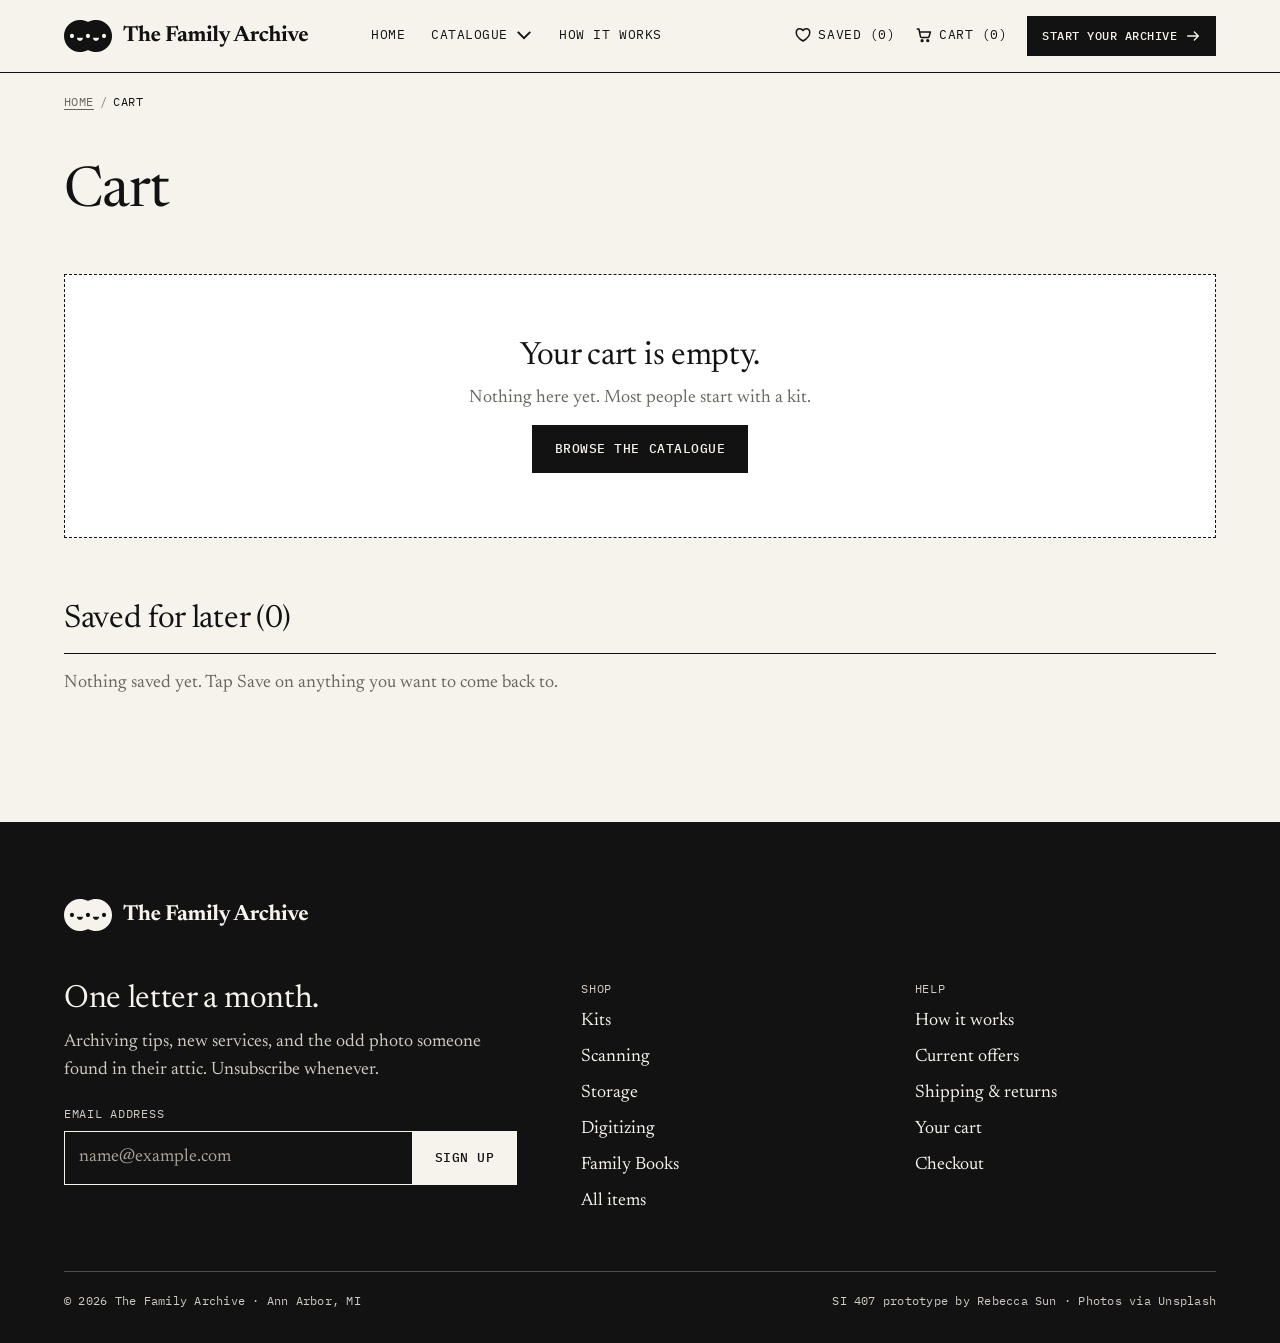
<file: cart.html>
<!doctype html>
<html lang="en">
<head>
<meta charset="utf-8">
<meta name="viewport" content="width=device-width, initial-scale=1">
<title>Cart · The Family Archive</title>
<meta name="description" content="Review your cart, save items for later, and check out.">
<link rel="icon" type="image/svg+xml" href="assets/logo-mark.svg">
<link rel="preconnect" href="https://fonts.googleapis.com">
<link rel="preconnect" href="https://fonts.gstatic.com" crossorigin>
<link rel="stylesheet" href="https://fonts.googleapis.com/css2?family=IBM+Plex+Mono:wght@400;500&family=Newsreader:opsz,wght@6..72,400;6..72,500&display=swap">
<link rel="stylesheet" href="css/styles.css">
<script src="js/catalog.js" defer></script>
<script src="js/main.js" defer></script>
<script src="js/summary.js" defer></script>
<script src="js/cart.js" defer></script>
</head>
<body>
<svg class="sprite" aria-hidden="true" focusable="false" width="0" height="0"><defs><symbol id="i-cart" viewBox="0 0 24 24" fill="none" stroke="currentColor" stroke-width="2" stroke-linecap="round" stroke-linejoin="round"><path d="M3 4H5.2L7.3 14.2C7.45 14.9 8.05 15.4 8.8 15.4H17.2C17.9 15.4 18.5 14.95 18.7 14.3L20.5 8H6.2"/><path d="M9.5 20.7C10.1627 20.7 10.7 20.1627 10.7 19.5C10.7 18.8372 10.1627 18.3 9.5 18.3C8.83726 18.3 8.3 18.8372 8.3 19.5C8.3 20.1627 8.83726 20.7 9.5 20.7Z"/><path d="M17 20.7C17.6627 20.7 18.2 20.1627 18.2 19.5C18.2 18.8372 17.6627 18.3 17 18.3C16.3373 18.3 15.8 18.8372 15.8 19.5C15.8 20.1627 16.3373 20.7 17 20.7Z"/></symbol><symbol id="i-search" viewBox="0 0 24 24" fill="none" stroke="currentColor" stroke-width="2" stroke-linecap="round" stroke-linejoin="round"><path d="M11 17.5C14.5899 17.5 17.5 14.5899 17.5 11C17.5 7.41015 14.5899 4.5 11 4.5C7.41015 4.5 4.5 7.41015 4.5 11C4.5 14.5899 7.41015 17.5 11 17.5Z"/><path d="M16 16L20.5 20.5"/></symbol><symbol id="i-eye" viewBox="0 0 24 24" fill="none" stroke="currentColor" stroke-width="2" stroke-linecap="round" stroke-linejoin="round"><path d="M2.5 12C2.5 12 6 5.5 12 5.5C18 5.5 21.5 12 21.5 12C21.5 12 18 18.5 12 18.5C6 18.5 2.5 12 2.5 12Z"/><path d="M12 15C13.6569 15 15 13.6569 15 12C15 10.3431 13.6569 9 12 9C10.3431 9 9 10.3431 9 12C9 13.6569 10.3431 15 12 15Z"/></symbol><symbol id="i-filter" viewBox="0 0 24 24" fill="none" stroke="currentColor" stroke-width="2" stroke-linecap="round" stroke-linejoin="round"><path d="M4 7H13M19 7H20M4 17H7M13 17H20"/><path d="M16 9.2C17.215 9.2 18.2 8.21508 18.2 7C18.2 5.78502 17.215 4.8 16 4.8C14.785 4.8 13.8 5.78502 13.8 7C13.8 8.21508 14.785 9.2 16 9.2Z"/><path d="M10 19.2C11.215 19.2 12.2 18.2151 12.2 17C12.2 15.785 11.215 14.8 10 14.8C8.78498 14.8 7.8 15.785 7.8 17C7.8 18.2151 8.78498 19.2 10 19.2Z"/></symbol><symbol id="i-heart" viewBox="0 0 24 24" fill="none" stroke="currentColor" stroke-width="2" stroke-linecap="round" stroke-linejoin="round"><path d="M12 20C12 20 3 14.5 3 8.5C3 5.5 5.2 3.5 7.8 3.5C9.6 3.5 11.1 4.5 12 6C12.9 4.5 14.4 3.5 16.2 3.5C18.8 3.5 21 5.5 21 8.5C21 14.5 12 20 12 20Z"/></symbol><symbol id="i-heart-filled" viewBox="0 0 24 24" fill="none" stroke="currentColor" stroke-width="2" stroke-linecap="round" stroke-linejoin="round"><path fill="currentColor" d="M12 20C12 20 3 14.5 3 8.5C3 5.5 5.2 3.5 7.8 3.5C9.6 3.5 11.1 4.5 12 6C12.9 4.5 14.4 3.5 16.2 3.5C18.8 3.5 21 5.5 21 8.5C21 14.5 12 20 12 20Z"/></symbol><symbol id="i-plus" viewBox="0 0 24 24" fill="none" stroke="currentColor" stroke-width="2" stroke-linecap="round" stroke-linejoin="round"><path d="M12 5V19M5 12H19"/></symbol><symbol id="i-minus" viewBox="0 0 24 24" fill="none" stroke="currentColor" stroke-width="2" stroke-linecap="round" stroke-linejoin="round"><path d="M5 12H19"/></symbol><symbol id="i-check" viewBox="0 0 24 24" fill="none" stroke="currentColor" stroke-width="2" stroke-linecap="round" stroke-linejoin="round"><path d="M4 12L9 17L20 6"/></symbol><symbol id="i-arrow-right" viewBox="0 0 24 24" fill="none" stroke="currentColor" stroke-width="2" stroke-linecap="round" stroke-linejoin="round"><path d="M4 12H20M14 18L20 12L14 6"/></symbol><symbol id="i-close" viewBox="0 0 24 24" fill="none" stroke="currentColor" stroke-width="2" stroke-linecap="round" stroke-linejoin="round"><path d="M6.34 6.34L17.66 17.66M17.66 6.34L6.34 17.66"/></symbol><symbol id="i-chevron-down" viewBox="0 0 16 16" fill="none" stroke="currentColor" stroke-width="1.5" stroke-linecap="square"><path d="M3.5 6L8 10.5L12.5 6"/></symbol><symbol id="i-menu" viewBox="0 0 24 24" fill="none" stroke="currentColor" stroke-width="2" stroke-linecap="round" stroke-linejoin="round"><path d="M4 7H20M4 12H20M4 17H20"/></symbol></defs></svg>
<a class="skip-link" href="#main">Skip to content</a>
<header class="site-header">
  <div class="container site-header__inner">
    <a class="logo" href="index.html" aria-label="The Family Archive"><svg class="logo__full" width="245" height="32" viewBox="0 0 245 32" aria-hidden="true" focusable="false"><path fill="currentColor" d="M32.0566 0C40.8932 5.56635e-05 48.0566 7.16348 48.0566 16C48.0566 24.8365 40.8932 31.9999 32.0566 32C29.3542 32 26.8086 31.3294 24.5762 30.1465C24.3778 30.2123 24.1763 30.2471 23.9717 30.2471C23.7909 30.2471 23.6124 30.2204 23.4365 30.1689C21.2146 31.3375 18.6848 32 16 32C7.16344 32 0 24.8366 0 16C0 7.16344 7.16344 0 16 0C18.6847 0 21.2147 0.661629 23.4365 1.83008C23.6124 1.77862 23.791 1.75293 23.9717 1.75293C24.1762 1.75293 24.3779 1.78682 24.5762 1.85254C26.8085 0.669774 29.3544 0 32.0566 0ZM12.9473 17.8662C12.9473 18.2595 13.0243 18.6493 13.1748 19.0127C13.3253 19.3761 13.5461 19.7062 13.8242 19.9844C14.1025 20.2626 14.4333 20.4832 14.7969 20.6338C15.1604 20.7844 15.5499 20.8623 15.9434 20.8623C16.3368 20.8623 16.7263 20.7843 17.0898 20.6338C17.4534 20.4832 17.7843 20.2626 18.0625 19.9844C18.3406 19.7062 18.5614 19.3761 18.7119 19.0127C18.8624 18.6493 18.9394 18.2595 18.9395 17.8662H12.9473ZM29.0039 17.8662C29.004 18.2595 29.0809 18.6493 29.2314 19.0127C29.382 19.3761 29.6028 19.7062 29.8809 19.9844C30.1591 20.2626 30.49 20.4832 30.8535 20.6338C31.217 20.7844 31.6065 20.8623 32 20.8623C32.3935 20.8623 32.783 20.7844 33.1465 20.6338C33.51 20.4832 33.8409 20.2626 34.1191 19.9844C34.3972 19.7062 34.618 19.3761 34.7686 19.0127C34.9191 18.6493 34.996 18.2595 34.9961 17.8662H29.0039ZM7.97168 13.8516C6.84769 13.8516 5.93664 14.7627 5.93652 15.8867C5.93652 17.0108 6.84762 17.9218 7.97168 17.9219C9.09576 17.9219 10.0068 17.0108 10.0068 15.8867C10.0067 14.7627 9.0957 13.8516 7.97168 13.8516ZM23.9717 13.8516C22.8477 13.8516 21.9366 14.7627 21.9365 15.8867C21.9365 17.0108 22.8476 17.9218 23.9717 17.9219C25.0958 17.9219 26.0068 17.0108 26.0068 15.8867C26.0067 14.7627 25.0957 13.8516 23.9717 13.8516ZM40.0283 13.8516C38.9043 13.8516 37.9933 14.7627 37.9932 15.8867C37.9932 17.0108 38.9042 17.9219 40.0283 17.9219C41.1524 17.9218 42.0635 17.0108 42.0635 15.8867C42.0634 14.7627 41.1523 13.8516 40.0283 13.8516Z"/><path fill="currentColor" d="M64.874 6.887H68.35V19.889L69.967 20.527V21H63.268V20.527L64.874 19.889V6.887ZM72.365 7.503H60.595L61.992 7.129L60.023 10.693L59.352 10.561L59.836 5.38H60.221L62.135 6.447L60.848 6.183H72.112L71.21 6.447L73.113 5.38H73.498L73.982 10.561L73.322 10.693L71.353 7.129L72.365 7.503ZM81.0498 20.56L82.2158 20.065V14.763C82.2158 14.4257 82.1572 14.1507 82.0398 13.938C81.9225 13.718 81.7465 13.5567 81.5118 13.454C81.2772 13.3513 80.9765 13.3 80.6098 13.3C80.1698 13.3 79.7665 13.366 79.3998 13.498C79.0405 13.6227 78.7508 13.784 78.5308 13.982L78.1018 13.542C78.5785 13.0213 79.0075 12.5997 79.3888 12.277C79.7702 11.9543 80.1258 11.705 80.4558 11.529C80.7858 11.353 81.1122 11.232 81.4348 11.166C81.7575 11.1 82.0948 11.067 82.4468 11.067C83.4222 11.067 84.1445 11.364 84.6138 11.958C85.0832 12.5447 85.3178 13.4503 85.3178 14.675V19.999L86.6708 20.56V21H81.0498V20.56ZM80.1808 21H74.4168V20.56L75.7478 19.999V8.174C75.6305 8.02733 75.4948 7.89167 75.3408 7.767C75.1942 7.635 75.0182 7.50667 74.8128 7.382C74.6075 7.25733 74.3618 7.12533 74.0758 6.986V6.513L78.6848 5.27H79.0258L78.8498 7.734V19.999L80.1808 20.56V21ZM92.2061 11.067C93.0567 11.067 93.7791 11.2467 94.3731 11.606C94.9744 11.958 95.4437 12.4677 95.7811 13.135C96.1257 13.8023 96.3347 14.6053 96.4081 15.544H89.4341L89.4451 14.62L94.9671 14.334L93.4931 14.928C93.4637 14.2973 93.3904 13.773 93.2731 13.355C93.1557 12.937 92.9871 12.6253 92.7671 12.42C92.5471 12.2073 92.2721 12.101 91.9421 12.101C91.6047 12.101 91.3041 12.2037 91.0401 12.409C90.7761 12.607 90.5671 12.948 90.4131 13.432C90.2591 13.9087 90.1821 14.5723 90.1821 15.423C90.1821 16.2223 90.3214 16.9007 90.6001 17.458C90.8787 18.008 91.2711 18.426 91.7771 18.712C92.2904 18.998 92.8881 19.141 93.5701 19.141C93.8854 19.141 94.1787 19.1153 94.4501 19.064C94.7287 19.0053 95.0037 18.91 95.2751 18.778C95.5464 18.646 95.8214 18.4773 96.1001 18.272L96.4631 18.789C96.0597 19.2877 95.6307 19.7277 95.1761 20.109C94.7287 20.483 94.2521 20.7727 93.7461 20.978C93.2401 21.1833 92.6974 21.286 92.1181 21.286C91.1427 21.286 90.2921 21.0733 89.5661 20.648C88.8401 20.2153 88.2754 19.625 87.8721 18.877C87.4687 18.129 87.2671 17.282 87.2671 16.336C87.2671 15.3827 87.4577 14.5063 87.8391 13.707C88.2204 12.9077 88.7777 12.2697 89.5111 11.793C90.2517 11.309 91.1501 11.067 92.2061 11.067ZM111.615 10.704L111.571 13.641L111.615 16.567H110.592L110.262 14.301L105.257 14.279V12.992L110.262 12.97L110.592 10.704H111.615ZM113.287 5.446H113.595L114.508 10.506L113.892 10.649L111.461 6.997L112.715 7.503H105.037V6.183H111.923L113.287 5.446ZM106.951 6.183V19.9L108.557 20.527V21H101.869V20.527L103.475 19.9V7.294L101.869 6.656V6.183H106.951ZM119.582 14.95L119.637 15.885C119.029 16.0317 118.534 16.1857 118.152 16.347C117.778 16.5083 117.485 16.677 117.272 16.853C117.067 17.029 116.928 17.216 116.854 17.414C116.781 17.612 116.744 17.8283 116.744 18.063C116.744 18.5397 116.847 18.888 117.052 19.108C117.258 19.3207 117.525 19.427 117.855 19.427C118.09 19.427 118.299 19.3647 118.482 19.24C118.673 19.1153 118.823 18.9503 118.933 18.745C119.043 18.5323 119.098 18.2977 119.098 18.041V13.773C119.098 13.3403 118.977 12.9957 118.735 12.739C118.493 12.4823 118.112 12.354 117.591 12.354C117.371 12.354 117.144 12.376 116.909 12.42C116.675 12.464 116.462 12.5227 116.271 12.596L116.656 11.859C116.605 12.2843 116.55 12.6327 116.491 12.904C116.44 13.1753 116.385 13.3917 116.326 13.553C116.268 13.707 116.194 13.8317 116.106 13.927C115.989 14.059 115.824 14.169 115.611 14.257C115.399 14.345 115.171 14.389 114.929 14.389C114.607 14.389 114.357 14.3303 114.181 14.213C114.005 14.0883 113.917 13.916 113.917 13.696C113.917 13.388 114.057 13.08 114.335 12.772C114.621 12.464 115.003 12.1853 115.479 11.936C115.956 11.6793 116.488 11.4777 117.074 11.331C117.668 11.177 118.277 11.1 118.9 11.1C119.751 11.1 120.415 11.2283 120.891 11.485C121.375 11.7417 121.713 12.101 121.903 12.563C122.101 13.0177 122.2 13.5493 122.2 14.158V18.976C122.2 19.1593 122.226 19.3133 122.277 19.438C122.329 19.5627 122.406 19.6543 122.508 19.713C122.611 19.7717 122.739 19.801 122.893 19.801C123.033 19.801 123.187 19.779 123.355 19.735C123.524 19.6837 123.696 19.603 123.872 19.493V20.175C123.476 20.5197 123.055 20.791 122.607 20.989C122.167 21.187 121.746 21.286 121.342 21.286C120.844 21.286 120.437 21.1907 120.121 21C119.813 20.802 119.586 20.5307 119.439 20.186C119.293 19.834 119.212 19.427 119.197 18.965L119.307 18.932C119.168 19.4527 118.959 19.889 118.68 20.241C118.409 20.593 118.086 20.8533 117.712 21.022C117.338 21.198 116.924 21.286 116.469 21.286C115.67 21.286 115.017 21.0733 114.511 20.648C114.013 20.2227 113.763 19.5847 113.763 18.734C113.763 18.3307 113.844 17.964 114.005 17.634C114.174 17.2967 114.467 16.9777 114.885 16.677C115.311 16.3763 115.901 16.0867 116.656 15.808C117.419 15.5293 118.394 15.2433 119.582 14.95ZM128.501 13.311V20.065L129.546 20.56V21H124.068V20.56L125.399 19.999V13.773C125.23 13.5457 125.036 13.355 124.816 13.201C124.596 13.0397 124.314 12.8857 123.969 12.739V12.343L127.632 11.056H127.973L128.501 13.311ZM134.639 14.268V20.065L135.684 20.56V21H130.492V20.56L131.537 20.065V14.576C131.537 14.2607 131.482 14.0077 131.372 13.817C131.262 13.619 131.097 13.476 130.877 13.388C130.657 13.2927 130.386 13.245 130.063 13.245C129.674 13.245 129.311 13.3 128.974 13.41C128.637 13.52 128.365 13.6703 128.16 13.861L127.753 13.421C128.208 12.9297 128.615 12.53 128.974 12.222C129.341 11.914 129.682 11.6793 129.997 11.518C130.312 11.3493 130.624 11.232 130.932 11.166C131.24 11.1 131.563 11.067 131.9 11.067C132.531 11.067 133.048 11.1953 133.451 11.452C133.854 11.7087 134.151 12.0753 134.342 12.552C134.54 13.0287 134.639 13.6007 134.639 14.268ZM140.777 14.477V19.999L142.13 20.56V21H136.641V20.56L137.686 20.065V14.576C137.686 14.2607 137.627 14.0077 137.51 13.817C137.4 13.619 137.235 13.476 137.015 13.388C136.795 13.2927 136.524 13.245 136.201 13.245C135.812 13.245 135.449 13.3 135.112 13.41C134.782 13.52 134.511 13.6703 134.298 13.861L133.902 13.421C134.349 12.9297 134.753 12.53 135.112 12.222C135.479 11.914 135.82 11.6793 136.135 11.518C136.458 11.3493 136.769 11.232 137.07 11.166C137.378 11.1 137.701 11.067 138.038 11.067C138.984 11.067 139.677 11.3567 140.117 11.936C140.557 12.508 140.777 13.355 140.777 14.477ZM145.442 8.878C144.907 8.878 144.474 8.70567 144.144 8.361C143.814 8.009 143.649 7.57633 143.649 7.063C143.649 6.54967 143.814 6.12433 144.144 5.787C144.474 5.44233 144.907 5.27 145.442 5.27C145.992 5.27 146.428 5.44233 146.751 5.787C147.081 6.12433 147.246 6.54967 147.246 7.063C147.246 7.57633 147.081 8.009 146.751 8.361C146.428 8.70567 145.992 8.878 145.442 8.878ZM147.158 11.056L147.048 13.355V19.999L148.379 20.56V21H142.604V20.56L143.935 19.999V13.597C143.832 13.4577 143.708 13.3293 143.561 13.212C143.414 13.0873 143.253 12.97 143.077 12.86C142.901 12.7427 142.71 12.6363 142.505 12.541V12.123L146.696 11.056H147.158ZM153.204 19.999L154.546 20.56V21H148.771V20.56L150.102 19.999V8.163C149.984 8.01633 149.849 7.88067 149.695 7.756C149.548 7.624 149.372 7.49567 149.167 7.371C148.961 7.24633 148.716 7.11433 148.43 6.975V6.513L153.039 5.27H153.391L153.204 7.613V19.999ZM162.194 18.855L160.687 22.419L155.704 12.387L154.406 11.837V11.353H160.379V11.848L159.147 12.266L162.194 18.855ZM157.299 26.775C156.822 26.775 156.426 26.643 156.111 26.379C155.803 26.1223 155.649 25.7667 155.649 25.312C155.649 25.0627 155.7 24.85 155.803 24.674C155.905 24.498 156.03 24.3623 156.177 24.267C156.323 24.1717 156.463 24.124 156.595 24.124C156.719 24.124 156.848 24.1533 156.98 24.212C157.119 24.2707 157.28 24.3293 157.464 24.388C157.647 24.454 157.867 24.487 158.124 24.487C158.373 24.487 158.597 24.4467 158.795 24.366C159 24.2927 159.191 24.146 159.367 23.926C159.55 23.7133 159.741 23.398 159.939 22.98L161.193 20.285L161.754 18.91L164.119 12.222L162.964 11.848V11.353H166.55V11.848L165.472 12.244L161.039 23.09C160.628 24.0873 160.239 24.85 159.873 25.378C159.506 25.9133 159.121 26.28 158.718 26.478C158.314 26.676 157.841 26.775 157.299 26.775ZM173.22 16.083V14.807H180.7V16.083H173.22ZM184.726 19.867L186.354 20.527V21H179.182V20.527L180.997 19.889L176.311 8.801L176.795 8.779L172.373 19.889L174.1 20.527V21H169.216V20.527L170.899 19.889L176.575 6.106H178.753L184.726 19.867ZM193.887 11.177C194.349 11.177 194.679 11.3053 194.877 11.562C195.083 11.8187 195.185 12.1303 195.185 12.497C195.185 13.0103 195.024 13.399 194.701 13.663C194.379 13.9197 194.019 14.048 193.623 14.048C193.323 14.048 193.073 14.0187 192.875 13.96C192.685 13.894 192.501 13.828 192.325 13.762C192.157 13.696 191.955 13.663 191.72 13.663C191.552 13.663 191.383 13.685 191.214 13.729C191.053 13.773 190.892 13.8353 190.73 13.916C190.576 13.9967 190.426 14.103 190.279 14.235L190.048 13.663C190.444 13.223 190.818 12.849 191.17 12.541C191.522 12.2257 191.852 11.969 192.16 11.771C192.476 11.5657 192.776 11.4153 193.062 11.32C193.348 11.2247 193.623 11.177 193.887 11.177ZM190.796 13.289V19.955L192.314 20.56V21H186.363V20.56L187.694 19.999V13.773C187.577 13.6117 187.449 13.476 187.309 13.366C187.17 13.2487 187.012 13.1387 186.836 13.036C186.668 12.9333 186.477 12.8343 186.264 12.739V12.343L190.18 11.056H190.532L190.796 13.289ZM201.346 11.067C202.072 11.067 202.651 11.144 203.084 11.298C203.524 11.4447 203.843 11.639 204.041 11.881C204.239 12.1157 204.338 12.3687 204.338 12.64C204.338 12.8967 204.275 13.124 204.151 13.322C204.026 13.52 203.857 13.674 203.645 13.784C203.439 13.894 203.212 13.949 202.963 13.949C202.721 13.949 202.497 13.8903 202.292 13.773C202.094 13.6557 201.903 13.509 201.72 13.333C201.544 13.157 201.368 12.9847 201.192 12.816C201.023 12.64 200.851 12.4933 200.675 12.376C200.499 12.2587 200.315 12.2 200.125 12.2C199.809 12.2 199.512 12.299 199.234 12.497C198.955 12.6877 198.731 12.992 198.563 13.41C198.394 13.828 198.31 14.3817 198.31 15.071C198.31 15.9803 198.442 16.7393 198.706 17.348C198.97 17.9493 199.344 18.4003 199.828 18.701C200.319 18.9943 200.895 19.141 201.555 19.141C202.017 19.141 202.442 19.075 202.831 18.943C203.219 18.811 203.615 18.5873 204.019 18.272L204.415 18.778C203.945 19.372 203.48 19.8523 203.018 20.219C202.556 20.5857 202.083 20.8533 201.599 21.022C201.122 21.198 200.631 21.286 200.125 21.286C199.171 21.286 198.339 21.077 197.628 20.659C196.924 20.2337 196.377 19.658 195.989 18.932C195.6 18.1987 195.406 17.37 195.406 16.446C195.406 15.698 195.538 14.9977 195.802 14.345C196.073 13.6923 196.465 13.1203 196.979 12.629C197.492 12.1377 198.115 11.7563 198.849 11.485C199.582 11.2063 200.414 11.067 201.346 11.067ZM211.479 20.56L212.645 20.065V14.763C212.645 14.4257 212.586 14.1507 212.469 13.938C212.352 13.718 212.176 13.5567 211.941 13.454C211.706 13.3513 211.406 13.3 211.039 13.3C210.599 13.3 210.196 13.366 209.829 13.498C209.47 13.6227 209.18 13.784 208.96 13.982L208.531 13.542C209.008 13.0213 209.437 12.5997 209.818 12.277C210.199 11.9543 210.555 11.705 210.885 11.529C211.215 11.353 211.541 11.232 211.864 11.166C212.187 11.1 212.524 11.067 212.876 11.067C213.851 11.067 214.574 11.364 215.043 11.958C215.512 12.5447 215.747 13.4503 215.747 14.675V19.999L217.1 20.56V21H211.479V20.56ZM210.61 21H204.846V20.56L206.177 19.999V8.174C206.06 8.02733 205.924 7.89167 205.77 7.767C205.623 7.635 205.447 7.50667 205.242 7.382C205.037 7.25733 204.791 7.12533 204.505 6.986V6.513L209.114 5.27H209.455L209.279 7.734V19.999L210.61 20.56V21ZM220.424 8.878C219.889 8.878 219.456 8.70567 219.126 8.361C218.796 8.009 218.631 7.57633 218.631 7.063C218.631 6.54967 218.796 6.12433 219.126 5.787C219.456 5.44233 219.889 5.27 220.424 5.27C220.974 5.27 221.41 5.44233 221.733 5.787C222.063 6.12433 222.228 6.54967 222.228 7.063C222.228 7.57633 222.063 8.009 221.733 8.361C221.41 8.70567 220.974 8.878 220.424 8.878ZM222.14 11.056L222.03 13.355V19.999L223.361 20.56V21H217.586V20.56L218.917 19.999V13.597C218.814 13.4577 218.69 13.3293 218.543 13.212C218.396 13.0873 218.235 12.97 218.059 12.86C217.883 12.7427 217.692 12.6363 217.487 12.541V12.123L221.678 11.056H222.14ZM234.017 12.288L230.376 21.077H228.55L224.491 12.376L223.193 11.837V11.353H229.122V11.848L227.89 12.266L230.915 19.141L230.134 19.174L232.741 12.277L231.52 11.848V11.353H235.106V11.848L234.017 12.288ZM239.898 11.067C240.749 11.067 241.471 11.2467 242.065 11.606C242.667 11.958 243.136 12.4677 243.473 13.135C243.818 13.8023 244.027 14.6053 244.1 15.544H237.126L237.137 14.62L242.659 14.334L241.185 14.928C241.156 14.2973 241.083 13.773 240.965 13.355C240.848 12.937 240.679 12.6253 240.459 12.42C240.239 12.2073 239.964 12.101 239.634 12.101C239.297 12.101 238.996 12.2037 238.732 12.409C238.468 12.607 238.259 12.948 238.105 13.432C237.951 13.9087 237.874 14.5723 237.874 15.423C237.874 16.2223 238.014 16.9007 238.292 17.458C238.571 18.008 238.963 18.426 239.469 18.712C239.983 18.998 240.58 19.141 241.262 19.141C241.578 19.141 241.871 19.1153 242.142 19.064C242.421 19.0053 242.696 18.91 242.967 18.778C243.239 18.646 243.514 18.4773 243.792 18.272L244.155 18.789C243.752 19.2877 243.323 19.7277 242.868 20.109C242.421 20.483 241.944 20.7727 241.438 20.978C240.932 21.1833 240.39 21.286 239.81 21.286C238.835 21.286 237.984 21.0733 237.258 20.648C236.532 20.2153 235.968 19.625 235.564 18.877C235.161 18.129 234.959 17.282 234.959 16.336C234.959 15.3827 235.15 14.5063 235.531 13.707C235.913 12.9077 236.47 12.2697 237.203 11.793C237.944 11.309 238.842 11.067 239.898 11.067Z"/></svg><svg class="logo__mark" width="49" height="32" viewBox="0 0 49 32" aria-hidden="true" focusable="false"><path fill="currentColor" d="M32.0566 0C40.8932 5.56635e-05 48.0566 7.16348 48.0566 16C48.0566 24.8365 40.8932 31.9999 32.0566 32C29.3542 32 26.8086 31.3294 24.5762 30.1465C24.3778 30.2123 24.1763 30.2471 23.9717 30.2471C23.7909 30.2471 23.6124 30.2204 23.4365 30.1689C21.2146 31.3375 18.6848 32 16 32C7.16344 32 0 24.8366 0 16C0 7.16344 7.16344 0 16 0C18.6847 0 21.2147 0.661629 23.4365 1.83008C23.6124 1.77862 23.791 1.75293 23.9717 1.75293C24.1762 1.75293 24.3779 1.78682 24.5762 1.85254C26.8085 0.669774 29.3544 0 32.0566 0ZM12.9473 17.8662C12.9473 18.2595 13.0243 18.6493 13.1748 19.0127C13.3253 19.3761 13.5461 19.7062 13.8242 19.9844C14.1025 20.2626 14.4333 20.4832 14.7969 20.6338C15.1604 20.7844 15.5499 20.8623 15.9434 20.8623C16.3368 20.8623 16.7263 20.7843 17.0898 20.6338C17.4534 20.4832 17.7843 20.2626 18.0625 19.9844C18.3406 19.7062 18.5614 19.3761 18.7119 19.0127C18.8624 18.6493 18.9394 18.2595 18.9395 17.8662H12.9473ZM29.0039 17.8662C29.004 18.2595 29.0809 18.6493 29.2314 19.0127C29.382 19.3761 29.6028 19.7062 29.8809 19.9844C30.1591 20.2626 30.49 20.4832 30.8535 20.6338C31.217 20.7844 31.6065 20.8623 32 20.8623C32.3935 20.8623 32.783 20.7844 33.1465 20.6338C33.51 20.4832 33.8409 20.2626 34.1191 19.9844C34.3972 19.7062 34.618 19.3761 34.7686 19.0127C34.9191 18.6493 34.996 18.2595 34.9961 17.8662H29.0039ZM7.97168 13.8516C6.84769 13.8516 5.93664 14.7627 5.93652 15.8867C5.93652 17.0108 6.84762 17.9218 7.97168 17.9219C9.09576 17.9219 10.0068 17.0108 10.0068 15.8867C10.0067 14.7627 9.0957 13.8516 7.97168 13.8516ZM23.9717 13.8516C22.8477 13.8516 21.9366 14.7627 21.9365 15.8867C21.9365 17.0108 22.8476 17.9218 23.9717 17.9219C25.0958 17.9219 26.0068 17.0108 26.0068 15.8867C26.0067 14.7627 25.0957 13.8516 23.9717 13.8516ZM40.0283 13.8516C38.9043 13.8516 37.9933 14.7627 37.9932 15.8867C37.9932 17.0108 38.9042 17.9219 40.0283 17.9219C41.1524 17.9218 42.0635 17.0108 42.0635 15.8867C42.0634 14.7627 41.1523 13.8516 40.0283 13.8516Z"/></svg></a>
    <nav class="nav-primary" aria-label="Primary"><ul class="nav-links"><li><a href="index.html">Home</a></li><li class="nav-menu" data-nav-menu><button class="nav-menu__btn" type="button" aria-expanded="false" aria-controls="catalogue-menu">Catalogue<svg class="icon nav-menu__chev" aria-hidden="true" focusable="false"><use href="#i-chevron-down"/></svg></button><div id="catalogue-menu" class="nav-menu__panel"><div class="nav-menu__cols"><div class="menu-group"><p class="menu-group__head" id="menu-products">Products</p><ul aria-labelledby="menu-products"><li><a class="menu-item" href="catalogue.html?cat=kits"><span class="menu-item__name">Kits</span><span class="menu-item__desc">Sleeves, boxes and labels to sort at home</span></a></li><li><a class="menu-item" href="catalogue.html?cat=storage"><span class="menu-item__name">Storage</span><span class="menu-item__desc">Archival boxes, albums and binders</span></a></li></ul></div><div class="menu-group"><p class="menu-group__head" id="menu-services">Services</p><ul aria-labelledby="menu-services"><li><a class="menu-item" href="catalogue.html?cat=scanning"><span class="menu-item__name">Scanning</span><span class="menu-item__desc">Send prints, slides and negatives to us</span></a></li><li><a class="menu-item" href="catalogue.html?cat=digitizing"><span class="menu-item__name">Digitizing</span><span class="menu-item__desc">Home movies, tapes and letters</span></a></li><li><a class="menu-item" href="catalogue.html?cat=family-books"><span class="menu-item__name">Family Books</span><span class="menu-item__desc">Printed books made from your archive</span></a></li></ul></div></div><a class="menu-all" href="catalogue.html">See the whole catalogue<svg class="icon" aria-hidden="true" focusable="false"><use href="#i-arrow-right"/></svg></a></div></li><li><a href="index.html#how-it-works">How it works</a></li></ul></nav>
    <div class="nav-actions">
      <a class="nav-link nav-saved" href="cart.html#saved"><svg class="icon" aria-hidden="true" focusable="false"><use href="#i-heart"/></svg><span>Saved (<span data-saved-count>0</span>)</span></a>
      <a class="nav-link nav-cart--desk" href="cart.html" data-cart-label><span class="bump" data-cart-bump><svg class="icon" aria-hidden="true" focusable="false"><use href="#i-cart"/></svg><span>Cart (<span data-cart-count>0</span>)</span></span></a>
      <a class="btn btn--primary btn--sm nav-cta" href="product.html?item=starter-archival-kit">Start your archive<svg class="icon" aria-hidden="true" focusable="false"><use href="#i-arrow-right"/></svg></a>
      <a class="icon-btn nav-cart--mob" href="cart.html" data-cart-label data-tip="Cart"><span class="bump" data-cart-bump><svg class="icon" aria-hidden="true" focusable="false"><use href="#i-cart"/></svg><span class="count-badge" data-cart-count>0</span></span></a>
      <button class="icon-btn nav-toggle" type="button" aria-expanded="false" aria-controls="nav-drawer"><svg class="icon nav-toggle__open" aria-hidden="true" focusable="false"><use href="#i-menu"/></svg><svg class="icon nav-toggle__close" aria-hidden="true" focusable="false"><use href="#i-close"/></svg><span class="nav-toggle__label">Menu</span></button>
    </div>
  </div>
  <div id="nav-drawer" class="nav-drawer" hidden>
    <nav class="container" aria-label="Mobile">
      <ul class="drawer-list"><li><a href="index.html">Home</a></li><li class="drawer-disc"><button class="drawer-disc__btn" type="button" aria-expanded="false" aria-controls="drawer-catalogue">Catalogue<svg class="icon drawer-disc__chev" aria-hidden="true" focusable="false"><use href="#i-chevron-down"/></svg></button><div id="drawer-catalogue" class="drawer-disc__panel" hidden><div class="menu-group"><p class="menu-group__head" id="drawer-products">Products</p><ul aria-labelledby="drawer-products"><li><a class="menu-item" href="catalogue.html?cat=kits"><span class="menu-item__name">Kits</span><span class="menu-item__desc">Sleeves, boxes and labels to sort at home</span></a></li><li><a class="menu-item" href="catalogue.html?cat=storage"><span class="menu-item__name">Storage</span><span class="menu-item__desc">Archival boxes, albums and binders</span></a></li></ul></div><div class="menu-group"><p class="menu-group__head" id="drawer-services">Services</p><ul aria-labelledby="drawer-services"><li><a class="menu-item" href="catalogue.html?cat=scanning"><span class="menu-item__name">Scanning</span><span class="menu-item__desc">Send prints, slides and negatives to us</span></a></li><li><a class="menu-item" href="catalogue.html?cat=digitizing"><span class="menu-item__name">Digitizing</span><span class="menu-item__desc">Home movies, tapes and letters</span></a></li><li><a class="menu-item" href="catalogue.html?cat=family-books"><span class="menu-item__name">Family Books</span><span class="menu-item__desc">Printed books made from your archive</span></a></li></ul></div><a class="menu-all" href="catalogue.html">See the whole catalogue<svg class="icon" aria-hidden="true" focusable="false"><use href="#i-arrow-right"/></svg></a></div></li><li><a href="index.html#how-it-works">How it works</a></li><li><a href="cart.html#saved"><span class="drawer-list__label"><svg class="icon" aria-hidden="true" focusable="false"><use href="#i-heart"/></svg><span>Saved (<span data-saved-count>0</span>)</span></span></a></li><li><a href="cart.html" data-cart-label><span class="drawer-list__label"><svg class="icon" aria-hidden="true" focusable="false"><use href="#i-cart"/></svg><span>Cart (<span data-cart-count>0</span>)</span></span></a></li></ul>
      <div class="nav-drawer__foot">
        <a class="btn btn--primary btn--block" href="product.html?item=starter-archival-kit">Start your archive<svg class="icon" aria-hidden="true" focusable="false"><use href="#i-arrow-right"/></svg></a>
      </div>
    </nav>
  </div>
</header>
<div id="fa-live" class="sr-only" aria-live="polite" aria-atomic="true"></div>
<main id="main" tabindex="-1">
<div class="container">
  <nav class="breadcrumb" aria-label="Breadcrumb"><ol><li><a href="index.html">Home</a></li><li><span aria-current="page">Cart</span></li></ol></nav>
  <div class="page-head">
    <h1>Cart</h1>
  </div>
  <div id="cart-root"></div>
  <section id="saved" class="saved" aria-labelledby="saved-title"></section>
</div>
</main>
<footer class="site-footer inverse">
  <div class="container">
    <a class="logo footer-logo" href="index.html" aria-label="The Family Archive"><svg class="logo__full" width="245" height="32" viewBox="0 0 245 32" aria-hidden="true" focusable="false"><path fill="currentColor" d="M32.0566 0C40.8932 5.56635e-05 48.0566 7.16348 48.0566 16C48.0566 24.8365 40.8932 31.9999 32.0566 32C29.3542 32 26.8086 31.3294 24.5762 30.1465C24.3778 30.2123 24.1763 30.2471 23.9717 30.2471C23.7909 30.2471 23.6124 30.2204 23.4365 30.1689C21.2146 31.3375 18.6848 32 16 32C7.16344 32 0 24.8366 0 16C0 7.16344 7.16344 0 16 0C18.6847 0 21.2147 0.661629 23.4365 1.83008C23.6124 1.77862 23.791 1.75293 23.9717 1.75293C24.1762 1.75293 24.3779 1.78682 24.5762 1.85254C26.8085 0.669774 29.3544 0 32.0566 0ZM12.9473 17.8662C12.9473 18.2595 13.0243 18.6493 13.1748 19.0127C13.3253 19.3761 13.5461 19.7062 13.8242 19.9844C14.1025 20.2626 14.4333 20.4832 14.7969 20.6338C15.1604 20.7844 15.5499 20.8623 15.9434 20.8623C16.3368 20.8623 16.7263 20.7843 17.0898 20.6338C17.4534 20.4832 17.7843 20.2626 18.0625 19.9844C18.3406 19.7062 18.5614 19.3761 18.7119 19.0127C18.8624 18.6493 18.9394 18.2595 18.9395 17.8662H12.9473ZM29.0039 17.8662C29.004 18.2595 29.0809 18.6493 29.2314 19.0127C29.382 19.3761 29.6028 19.7062 29.8809 19.9844C30.1591 20.2626 30.49 20.4832 30.8535 20.6338C31.217 20.7844 31.6065 20.8623 32 20.8623C32.3935 20.8623 32.783 20.7844 33.1465 20.6338C33.51 20.4832 33.8409 20.2626 34.1191 19.9844C34.3972 19.7062 34.618 19.3761 34.7686 19.0127C34.9191 18.6493 34.996 18.2595 34.9961 17.8662H29.0039ZM7.97168 13.8516C6.84769 13.8516 5.93664 14.7627 5.93652 15.8867C5.93652 17.0108 6.84762 17.9218 7.97168 17.9219C9.09576 17.9219 10.0068 17.0108 10.0068 15.8867C10.0067 14.7627 9.0957 13.8516 7.97168 13.8516ZM23.9717 13.8516C22.8477 13.8516 21.9366 14.7627 21.9365 15.8867C21.9365 17.0108 22.8476 17.9218 23.9717 17.9219C25.0958 17.9219 26.0068 17.0108 26.0068 15.8867C26.0067 14.7627 25.0957 13.8516 23.9717 13.8516ZM40.0283 13.8516C38.9043 13.8516 37.9933 14.7627 37.9932 15.8867C37.9932 17.0108 38.9042 17.9219 40.0283 17.9219C41.1524 17.9218 42.0635 17.0108 42.0635 15.8867C42.0634 14.7627 41.1523 13.8516 40.0283 13.8516Z"/><path fill="currentColor" d="M64.874 6.887H68.35V19.889L69.967 20.527V21H63.268V20.527L64.874 19.889V6.887ZM72.365 7.503H60.595L61.992 7.129L60.023 10.693L59.352 10.561L59.836 5.38H60.221L62.135 6.447L60.848 6.183H72.112L71.21 6.447L73.113 5.38H73.498L73.982 10.561L73.322 10.693L71.353 7.129L72.365 7.503ZM81.0498 20.56L82.2158 20.065V14.763C82.2158 14.4257 82.1572 14.1507 82.0398 13.938C81.9225 13.718 81.7465 13.5567 81.5118 13.454C81.2772 13.3513 80.9765 13.3 80.6098 13.3C80.1698 13.3 79.7665 13.366 79.3998 13.498C79.0405 13.6227 78.7508 13.784 78.5308 13.982L78.1018 13.542C78.5785 13.0213 79.0075 12.5997 79.3888 12.277C79.7702 11.9543 80.1258 11.705 80.4558 11.529C80.7858 11.353 81.1122 11.232 81.4348 11.166C81.7575 11.1 82.0948 11.067 82.4468 11.067C83.4222 11.067 84.1445 11.364 84.6138 11.958C85.0832 12.5447 85.3178 13.4503 85.3178 14.675V19.999L86.6708 20.56V21H81.0498V20.56ZM80.1808 21H74.4168V20.56L75.7478 19.999V8.174C75.6305 8.02733 75.4948 7.89167 75.3408 7.767C75.1942 7.635 75.0182 7.50667 74.8128 7.382C74.6075 7.25733 74.3618 7.12533 74.0758 6.986V6.513L78.6848 5.27H79.0258L78.8498 7.734V19.999L80.1808 20.56V21ZM92.2061 11.067C93.0567 11.067 93.7791 11.2467 94.3731 11.606C94.9744 11.958 95.4437 12.4677 95.7811 13.135C96.1257 13.8023 96.3347 14.6053 96.4081 15.544H89.4341L89.4451 14.62L94.9671 14.334L93.4931 14.928C93.4637 14.2973 93.3904 13.773 93.2731 13.355C93.1557 12.937 92.9871 12.6253 92.7671 12.42C92.5471 12.2073 92.2721 12.101 91.9421 12.101C91.6047 12.101 91.3041 12.2037 91.0401 12.409C90.7761 12.607 90.5671 12.948 90.4131 13.432C90.2591 13.9087 90.1821 14.5723 90.1821 15.423C90.1821 16.2223 90.3214 16.9007 90.6001 17.458C90.8787 18.008 91.2711 18.426 91.7771 18.712C92.2904 18.998 92.8881 19.141 93.5701 19.141C93.8854 19.141 94.1787 19.1153 94.4501 19.064C94.7287 19.0053 95.0037 18.91 95.2751 18.778C95.5464 18.646 95.8214 18.4773 96.1001 18.272L96.4631 18.789C96.0597 19.2877 95.6307 19.7277 95.1761 20.109C94.7287 20.483 94.2521 20.7727 93.7461 20.978C93.2401 21.1833 92.6974 21.286 92.1181 21.286C91.1427 21.286 90.2921 21.0733 89.5661 20.648C88.8401 20.2153 88.2754 19.625 87.8721 18.877C87.4687 18.129 87.2671 17.282 87.2671 16.336C87.2671 15.3827 87.4577 14.5063 87.8391 13.707C88.2204 12.9077 88.7777 12.2697 89.5111 11.793C90.2517 11.309 91.1501 11.067 92.2061 11.067ZM111.615 10.704L111.571 13.641L111.615 16.567H110.592L110.262 14.301L105.257 14.279V12.992L110.262 12.97L110.592 10.704H111.615ZM113.287 5.446H113.595L114.508 10.506L113.892 10.649L111.461 6.997L112.715 7.503H105.037V6.183H111.923L113.287 5.446ZM106.951 6.183V19.9L108.557 20.527V21H101.869V20.527L103.475 19.9V7.294L101.869 6.656V6.183H106.951ZM119.582 14.95L119.637 15.885C119.029 16.0317 118.534 16.1857 118.152 16.347C117.778 16.5083 117.485 16.677 117.272 16.853C117.067 17.029 116.928 17.216 116.854 17.414C116.781 17.612 116.744 17.8283 116.744 18.063C116.744 18.5397 116.847 18.888 117.052 19.108C117.258 19.3207 117.525 19.427 117.855 19.427C118.09 19.427 118.299 19.3647 118.482 19.24C118.673 19.1153 118.823 18.9503 118.933 18.745C119.043 18.5323 119.098 18.2977 119.098 18.041V13.773C119.098 13.3403 118.977 12.9957 118.735 12.739C118.493 12.4823 118.112 12.354 117.591 12.354C117.371 12.354 117.144 12.376 116.909 12.42C116.675 12.464 116.462 12.5227 116.271 12.596L116.656 11.859C116.605 12.2843 116.55 12.6327 116.491 12.904C116.44 13.1753 116.385 13.3917 116.326 13.553C116.268 13.707 116.194 13.8317 116.106 13.927C115.989 14.059 115.824 14.169 115.611 14.257C115.399 14.345 115.171 14.389 114.929 14.389C114.607 14.389 114.357 14.3303 114.181 14.213C114.005 14.0883 113.917 13.916 113.917 13.696C113.917 13.388 114.057 13.08 114.335 12.772C114.621 12.464 115.003 12.1853 115.479 11.936C115.956 11.6793 116.488 11.4777 117.074 11.331C117.668 11.177 118.277 11.1 118.9 11.1C119.751 11.1 120.415 11.2283 120.891 11.485C121.375 11.7417 121.713 12.101 121.903 12.563C122.101 13.0177 122.2 13.5493 122.2 14.158V18.976C122.2 19.1593 122.226 19.3133 122.277 19.438C122.329 19.5627 122.406 19.6543 122.508 19.713C122.611 19.7717 122.739 19.801 122.893 19.801C123.033 19.801 123.187 19.779 123.355 19.735C123.524 19.6837 123.696 19.603 123.872 19.493V20.175C123.476 20.5197 123.055 20.791 122.607 20.989C122.167 21.187 121.746 21.286 121.342 21.286C120.844 21.286 120.437 21.1907 120.121 21C119.813 20.802 119.586 20.5307 119.439 20.186C119.293 19.834 119.212 19.427 119.197 18.965L119.307 18.932C119.168 19.4527 118.959 19.889 118.68 20.241C118.409 20.593 118.086 20.8533 117.712 21.022C117.338 21.198 116.924 21.286 116.469 21.286C115.67 21.286 115.017 21.0733 114.511 20.648C114.013 20.2227 113.763 19.5847 113.763 18.734C113.763 18.3307 113.844 17.964 114.005 17.634C114.174 17.2967 114.467 16.9777 114.885 16.677C115.311 16.3763 115.901 16.0867 116.656 15.808C117.419 15.5293 118.394 15.2433 119.582 14.95ZM128.501 13.311V20.065L129.546 20.56V21H124.068V20.56L125.399 19.999V13.773C125.23 13.5457 125.036 13.355 124.816 13.201C124.596 13.0397 124.314 12.8857 123.969 12.739V12.343L127.632 11.056H127.973L128.501 13.311ZM134.639 14.268V20.065L135.684 20.56V21H130.492V20.56L131.537 20.065V14.576C131.537 14.2607 131.482 14.0077 131.372 13.817C131.262 13.619 131.097 13.476 130.877 13.388C130.657 13.2927 130.386 13.245 130.063 13.245C129.674 13.245 129.311 13.3 128.974 13.41C128.637 13.52 128.365 13.6703 128.16 13.861L127.753 13.421C128.208 12.9297 128.615 12.53 128.974 12.222C129.341 11.914 129.682 11.6793 129.997 11.518C130.312 11.3493 130.624 11.232 130.932 11.166C131.24 11.1 131.563 11.067 131.9 11.067C132.531 11.067 133.048 11.1953 133.451 11.452C133.854 11.7087 134.151 12.0753 134.342 12.552C134.54 13.0287 134.639 13.6007 134.639 14.268ZM140.777 14.477V19.999L142.13 20.56V21H136.641V20.56L137.686 20.065V14.576C137.686 14.2607 137.627 14.0077 137.51 13.817C137.4 13.619 137.235 13.476 137.015 13.388C136.795 13.2927 136.524 13.245 136.201 13.245C135.812 13.245 135.449 13.3 135.112 13.41C134.782 13.52 134.511 13.6703 134.298 13.861L133.902 13.421C134.349 12.9297 134.753 12.53 135.112 12.222C135.479 11.914 135.82 11.6793 136.135 11.518C136.458 11.3493 136.769 11.232 137.07 11.166C137.378 11.1 137.701 11.067 138.038 11.067C138.984 11.067 139.677 11.3567 140.117 11.936C140.557 12.508 140.777 13.355 140.777 14.477ZM145.442 8.878C144.907 8.878 144.474 8.70567 144.144 8.361C143.814 8.009 143.649 7.57633 143.649 7.063C143.649 6.54967 143.814 6.12433 144.144 5.787C144.474 5.44233 144.907 5.27 145.442 5.27C145.992 5.27 146.428 5.44233 146.751 5.787C147.081 6.12433 147.246 6.54967 147.246 7.063C147.246 7.57633 147.081 8.009 146.751 8.361C146.428 8.70567 145.992 8.878 145.442 8.878ZM147.158 11.056L147.048 13.355V19.999L148.379 20.56V21H142.604V20.56L143.935 19.999V13.597C143.832 13.4577 143.708 13.3293 143.561 13.212C143.414 13.0873 143.253 12.97 143.077 12.86C142.901 12.7427 142.71 12.6363 142.505 12.541V12.123L146.696 11.056H147.158ZM153.204 19.999L154.546 20.56V21H148.771V20.56L150.102 19.999V8.163C149.984 8.01633 149.849 7.88067 149.695 7.756C149.548 7.624 149.372 7.49567 149.167 7.371C148.961 7.24633 148.716 7.11433 148.43 6.975V6.513L153.039 5.27H153.391L153.204 7.613V19.999ZM162.194 18.855L160.687 22.419L155.704 12.387L154.406 11.837V11.353H160.379V11.848L159.147 12.266L162.194 18.855ZM157.299 26.775C156.822 26.775 156.426 26.643 156.111 26.379C155.803 26.1223 155.649 25.7667 155.649 25.312C155.649 25.0627 155.7 24.85 155.803 24.674C155.905 24.498 156.03 24.3623 156.177 24.267C156.323 24.1717 156.463 24.124 156.595 24.124C156.719 24.124 156.848 24.1533 156.98 24.212C157.119 24.2707 157.28 24.3293 157.464 24.388C157.647 24.454 157.867 24.487 158.124 24.487C158.373 24.487 158.597 24.4467 158.795 24.366C159 24.2927 159.191 24.146 159.367 23.926C159.55 23.7133 159.741 23.398 159.939 22.98L161.193 20.285L161.754 18.91L164.119 12.222L162.964 11.848V11.353H166.55V11.848L165.472 12.244L161.039 23.09C160.628 24.0873 160.239 24.85 159.873 25.378C159.506 25.9133 159.121 26.28 158.718 26.478C158.314 26.676 157.841 26.775 157.299 26.775ZM173.22 16.083V14.807H180.7V16.083H173.22ZM184.726 19.867L186.354 20.527V21H179.182V20.527L180.997 19.889L176.311 8.801L176.795 8.779L172.373 19.889L174.1 20.527V21H169.216V20.527L170.899 19.889L176.575 6.106H178.753L184.726 19.867ZM193.887 11.177C194.349 11.177 194.679 11.3053 194.877 11.562C195.083 11.8187 195.185 12.1303 195.185 12.497C195.185 13.0103 195.024 13.399 194.701 13.663C194.379 13.9197 194.019 14.048 193.623 14.048C193.323 14.048 193.073 14.0187 192.875 13.96C192.685 13.894 192.501 13.828 192.325 13.762C192.157 13.696 191.955 13.663 191.72 13.663C191.552 13.663 191.383 13.685 191.214 13.729C191.053 13.773 190.892 13.8353 190.73 13.916C190.576 13.9967 190.426 14.103 190.279 14.235L190.048 13.663C190.444 13.223 190.818 12.849 191.17 12.541C191.522 12.2257 191.852 11.969 192.16 11.771C192.476 11.5657 192.776 11.4153 193.062 11.32C193.348 11.2247 193.623 11.177 193.887 11.177ZM190.796 13.289V19.955L192.314 20.56V21H186.363V20.56L187.694 19.999V13.773C187.577 13.6117 187.449 13.476 187.309 13.366C187.17 13.2487 187.012 13.1387 186.836 13.036C186.668 12.9333 186.477 12.8343 186.264 12.739V12.343L190.18 11.056H190.532L190.796 13.289ZM201.346 11.067C202.072 11.067 202.651 11.144 203.084 11.298C203.524 11.4447 203.843 11.639 204.041 11.881C204.239 12.1157 204.338 12.3687 204.338 12.64C204.338 12.8967 204.275 13.124 204.151 13.322C204.026 13.52 203.857 13.674 203.645 13.784C203.439 13.894 203.212 13.949 202.963 13.949C202.721 13.949 202.497 13.8903 202.292 13.773C202.094 13.6557 201.903 13.509 201.72 13.333C201.544 13.157 201.368 12.9847 201.192 12.816C201.023 12.64 200.851 12.4933 200.675 12.376C200.499 12.2587 200.315 12.2 200.125 12.2C199.809 12.2 199.512 12.299 199.234 12.497C198.955 12.6877 198.731 12.992 198.563 13.41C198.394 13.828 198.31 14.3817 198.31 15.071C198.31 15.9803 198.442 16.7393 198.706 17.348C198.97 17.9493 199.344 18.4003 199.828 18.701C200.319 18.9943 200.895 19.141 201.555 19.141C202.017 19.141 202.442 19.075 202.831 18.943C203.219 18.811 203.615 18.5873 204.019 18.272L204.415 18.778C203.945 19.372 203.48 19.8523 203.018 20.219C202.556 20.5857 202.083 20.8533 201.599 21.022C201.122 21.198 200.631 21.286 200.125 21.286C199.171 21.286 198.339 21.077 197.628 20.659C196.924 20.2337 196.377 19.658 195.989 18.932C195.6 18.1987 195.406 17.37 195.406 16.446C195.406 15.698 195.538 14.9977 195.802 14.345C196.073 13.6923 196.465 13.1203 196.979 12.629C197.492 12.1377 198.115 11.7563 198.849 11.485C199.582 11.2063 200.414 11.067 201.346 11.067ZM211.479 20.56L212.645 20.065V14.763C212.645 14.4257 212.586 14.1507 212.469 13.938C212.352 13.718 212.176 13.5567 211.941 13.454C211.706 13.3513 211.406 13.3 211.039 13.3C210.599 13.3 210.196 13.366 209.829 13.498C209.47 13.6227 209.18 13.784 208.96 13.982L208.531 13.542C209.008 13.0213 209.437 12.5997 209.818 12.277C210.199 11.9543 210.555 11.705 210.885 11.529C211.215 11.353 211.541 11.232 211.864 11.166C212.187 11.1 212.524 11.067 212.876 11.067C213.851 11.067 214.574 11.364 215.043 11.958C215.512 12.5447 215.747 13.4503 215.747 14.675V19.999L217.1 20.56V21H211.479V20.56ZM210.61 21H204.846V20.56L206.177 19.999V8.174C206.06 8.02733 205.924 7.89167 205.77 7.767C205.623 7.635 205.447 7.50667 205.242 7.382C205.037 7.25733 204.791 7.12533 204.505 6.986V6.513L209.114 5.27H209.455L209.279 7.734V19.999L210.61 20.56V21ZM220.424 8.878C219.889 8.878 219.456 8.70567 219.126 8.361C218.796 8.009 218.631 7.57633 218.631 7.063C218.631 6.54967 218.796 6.12433 219.126 5.787C219.456 5.44233 219.889 5.27 220.424 5.27C220.974 5.27 221.41 5.44233 221.733 5.787C222.063 6.12433 222.228 6.54967 222.228 7.063C222.228 7.57633 222.063 8.009 221.733 8.361C221.41 8.70567 220.974 8.878 220.424 8.878ZM222.14 11.056L222.03 13.355V19.999L223.361 20.56V21H217.586V20.56L218.917 19.999V13.597C218.814 13.4577 218.69 13.3293 218.543 13.212C218.396 13.0873 218.235 12.97 218.059 12.86C217.883 12.7427 217.692 12.6363 217.487 12.541V12.123L221.678 11.056H222.14ZM234.017 12.288L230.376 21.077H228.55L224.491 12.376L223.193 11.837V11.353H229.122V11.848L227.89 12.266L230.915 19.141L230.134 19.174L232.741 12.277L231.52 11.848V11.353H235.106V11.848L234.017 12.288ZM239.898 11.067C240.749 11.067 241.471 11.2467 242.065 11.606C242.667 11.958 243.136 12.4677 243.473 13.135C243.818 13.8023 244.027 14.6053 244.1 15.544H237.126L237.137 14.62L242.659 14.334L241.185 14.928C241.156 14.2973 241.083 13.773 240.965 13.355C240.848 12.937 240.679 12.6253 240.459 12.42C240.239 12.2073 239.964 12.101 239.634 12.101C239.297 12.101 238.996 12.2037 238.732 12.409C238.468 12.607 238.259 12.948 238.105 13.432C237.951 13.9087 237.874 14.5723 237.874 15.423C237.874 16.2223 238.014 16.9007 238.292 17.458C238.571 18.008 238.963 18.426 239.469 18.712C239.983 18.998 240.58 19.141 241.262 19.141C241.578 19.141 241.871 19.1153 242.142 19.064C242.421 19.0053 242.696 18.91 242.967 18.778C243.239 18.646 243.514 18.4773 243.792 18.272L244.155 18.789C243.752 19.2877 243.323 19.7277 242.868 20.109C242.421 20.483 241.944 20.7727 241.438 20.978C240.932 21.1833 240.39 21.286 239.81 21.286C238.835 21.286 237.984 21.0733 237.258 20.648C236.532 20.2153 235.968 19.625 235.564 18.877C235.161 18.129 234.959 17.282 234.959 16.336C234.959 15.3827 235.15 14.5063 235.531 13.707C235.913 12.9077 236.47 12.2697 237.203 11.793C237.944 11.309 238.842 11.067 239.898 11.067Z"/></svg></a>
    <div class="footer-grid">
      <div class="newsletter">
        <h2>One letter a month.</h2>
        <p>Archiving tips, new services, and the odd photo someone found in their attic. Unsubscribe whenever.</p>
        <form id="newsletter" novalidate>
          <label for="newsletter-email">Email address</label>
          <div class="newsletter__row">
            <input id="newsletter-email" name="email" type="email" autocomplete="email" placeholder="name@example.com" aria-describedby="newsletter-error newsletter-ok">
            <button class="btn btn--primary" type="submit">Sign up</button>
          </div>
          <p id="newsletter-error" class="field-error" aria-live="polite"></p>
          <p id="newsletter-ok" class="field-ok" aria-live="polite"></p>
        </form>
      </div>
      <div class="footer-cols">
        <div><h3>Shop</h3><ul><li><a href="catalogue.html?cat=kits">Kits</a></li><li><a href="catalogue.html?cat=scanning">Scanning</a></li><li><a href="catalogue.html?cat=storage">Storage</a></li><li><a href="catalogue.html?cat=digitizing">Digitizing</a></li><li><a href="catalogue.html?cat=family-books">Family Books</a></li><li><a href="catalogue.html">All items</a></li></ul></div>
        <div><h3>Help</h3><ul><li><a href="index.html#how-it-works">How it works</a></li><li><a href="index.html#offers">Current offers</a></li><li><a href="product.html?item=starter-archival-kit#details">Shipping &amp; returns</a></li><li><a href="cart.html">Your cart</a></li><li><a href="checkout.html">Checkout</a></li></ul></div>
        
      </div>
    </div>
    <div class="footer-base">
      <span>&copy; 2026 The Family Archive &middot; Ann Arbor, MI</span>
      <span>SI 407 prototype by Rebecca Sun &middot; Photos via Unsplash</span>
    </div>
  </div>
</footer>
</body>
</html>
</file>
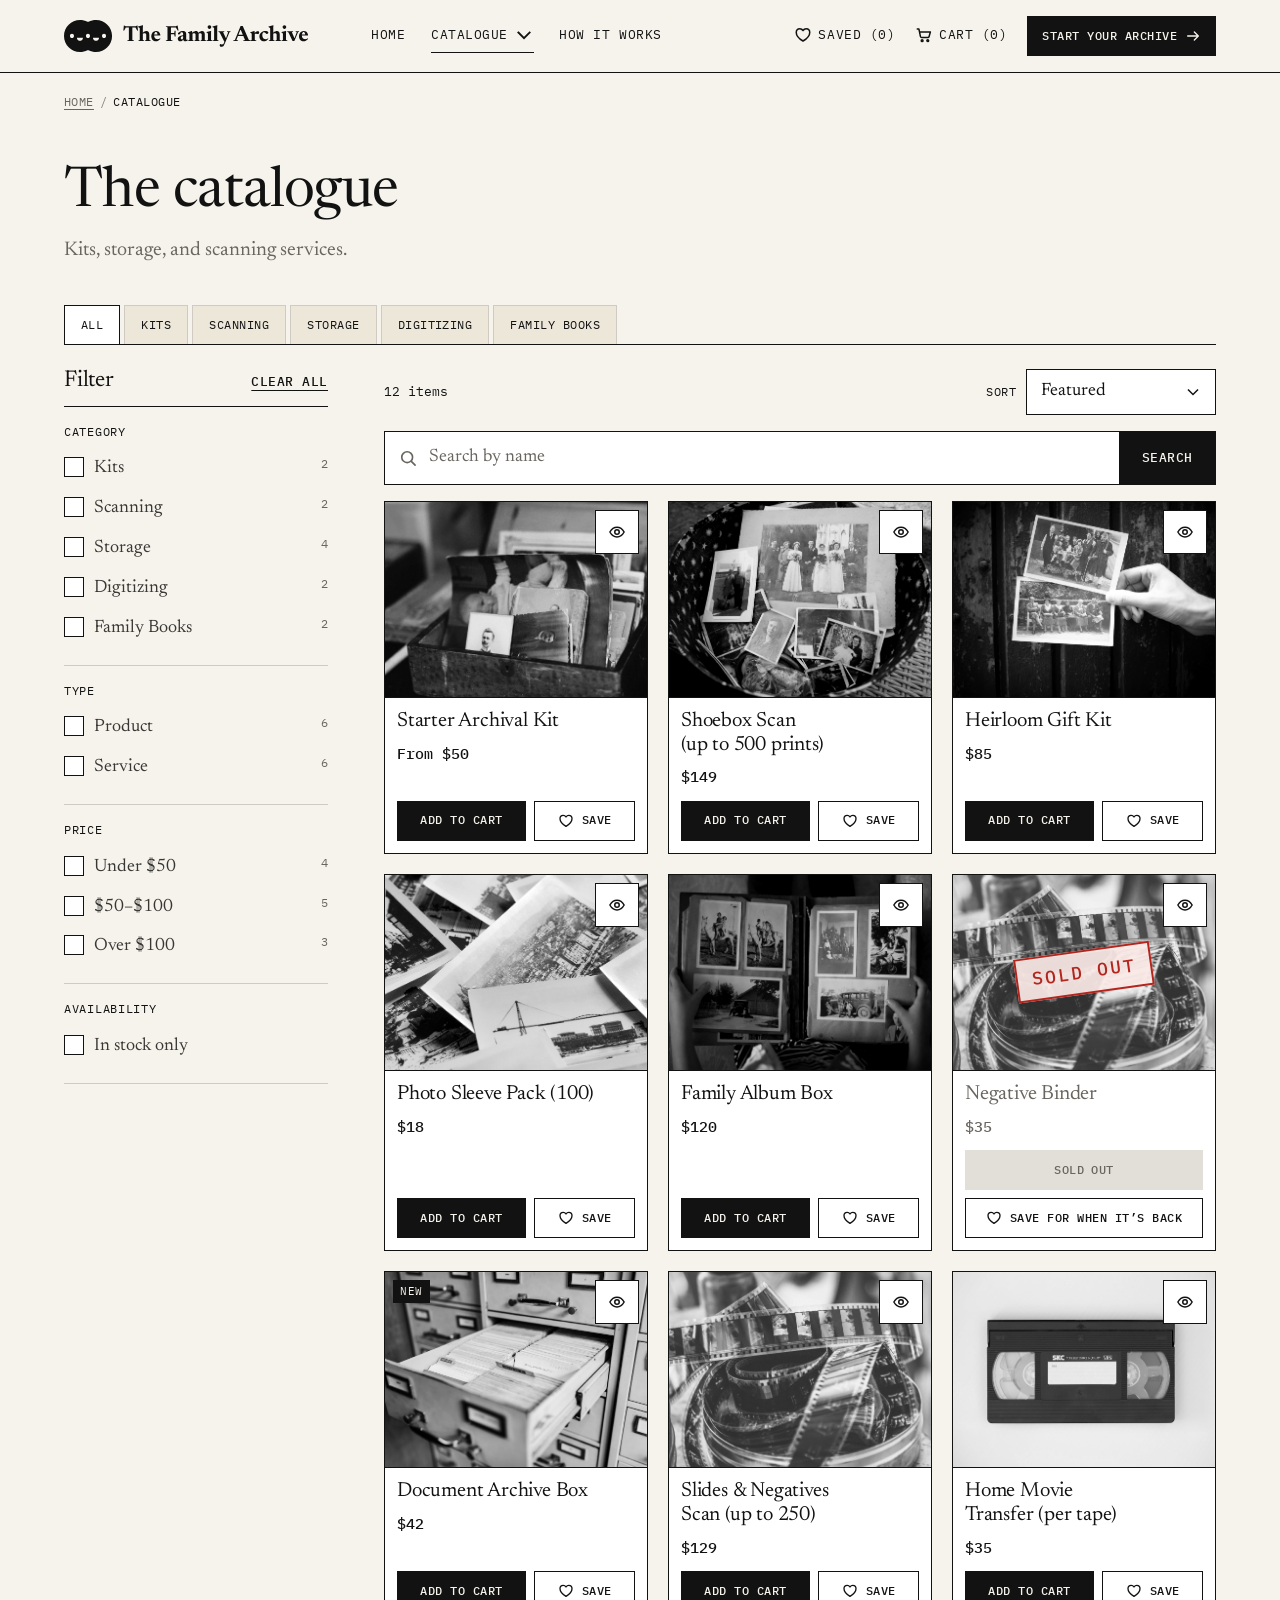
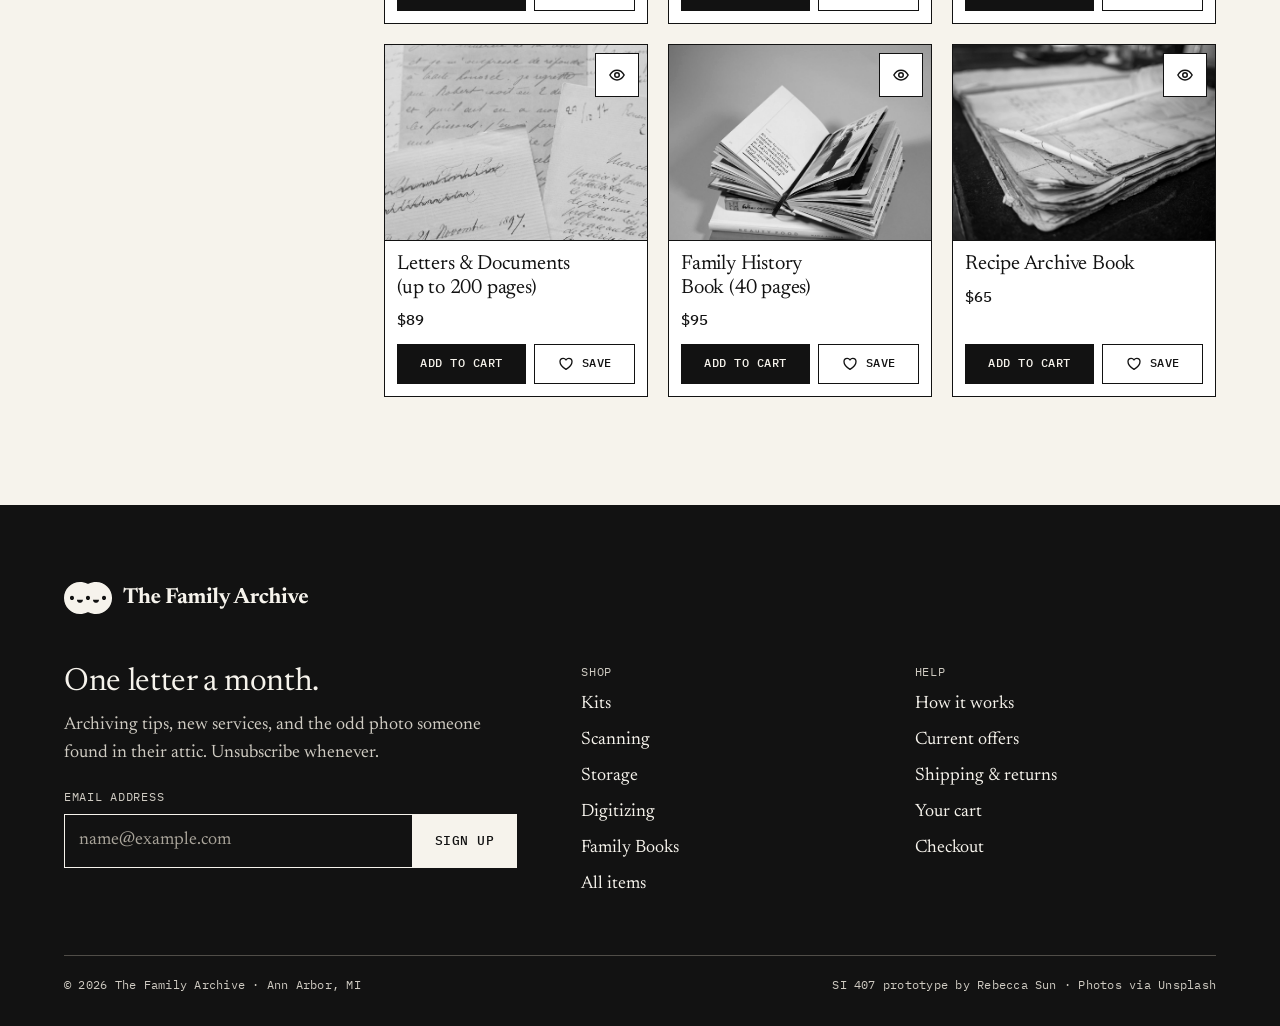
<file: catalogue.html>
<!doctype html>
<html lang="en">
<head>
<meta charset="utf-8">
<meta name="viewport" content="width=device-width, initial-scale=1">
<title>Catalogue · The Family Archive</title>
<meta name="description" content="Archival kits, storage, scanning, digitizing, and family books.">
<link rel="icon" type="image/svg+xml" href="assets/logo-mark.svg">
<link rel="preconnect" href="https://fonts.googleapis.com">
<link rel="preconnect" href="https://fonts.gstatic.com" crossorigin>
<link rel="stylesheet" href="https://fonts.googleapis.com/css2?family=IBM+Plex+Mono:wght@400;500&family=Newsreader:opsz,wght@6..72,400;6..72,500&display=swap">
<link rel="stylesheet" href="css/styles.css">
<script src="js/catalog.js" defer></script>
<script src="js/main.js" defer></script>
<script src="js/catalogue.js" defer></script>
</head>
<body>
<svg class="sprite" aria-hidden="true" focusable="false" width="0" height="0"><defs><symbol id="i-cart" viewBox="0 0 24 24" fill="none" stroke="currentColor" stroke-width="2" stroke-linecap="round" stroke-linejoin="round"><path d="M3 4H5.2L7.3 14.2C7.45 14.9 8.05 15.4 8.8 15.4H17.2C17.9 15.4 18.5 14.95 18.7 14.3L20.5 8H6.2"/><path d="M9.5 20.7C10.1627 20.7 10.7 20.1627 10.7 19.5C10.7 18.8372 10.1627 18.3 9.5 18.3C8.83726 18.3 8.3 18.8372 8.3 19.5C8.3 20.1627 8.83726 20.7 9.5 20.7Z"/><path d="M17 20.7C17.6627 20.7 18.2 20.1627 18.2 19.5C18.2 18.8372 17.6627 18.3 17 18.3C16.3373 18.3 15.8 18.8372 15.8 19.5C15.8 20.1627 16.3373 20.7 17 20.7Z"/></symbol><symbol id="i-search" viewBox="0 0 24 24" fill="none" stroke="currentColor" stroke-width="2" stroke-linecap="round" stroke-linejoin="round"><path d="M11 17.5C14.5899 17.5 17.5 14.5899 17.5 11C17.5 7.41015 14.5899 4.5 11 4.5C7.41015 4.5 4.5 7.41015 4.5 11C4.5 14.5899 7.41015 17.5 11 17.5Z"/><path d="M16 16L20.5 20.5"/></symbol><symbol id="i-eye" viewBox="0 0 24 24" fill="none" stroke="currentColor" stroke-width="2" stroke-linecap="round" stroke-linejoin="round"><path d="M2.5 12C2.5 12 6 5.5 12 5.5C18 5.5 21.5 12 21.5 12C21.5 12 18 18.5 12 18.5C6 18.5 2.5 12 2.5 12Z"/><path d="M12 15C13.6569 15 15 13.6569 15 12C15 10.3431 13.6569 9 12 9C10.3431 9 9 10.3431 9 12C9 13.6569 10.3431 15 12 15Z"/></symbol><symbol id="i-filter" viewBox="0 0 24 24" fill="none" stroke="currentColor" stroke-width="2" stroke-linecap="round" stroke-linejoin="round"><path d="M4 7H13M19 7H20M4 17H7M13 17H20"/><path d="M16 9.2C17.215 9.2 18.2 8.21508 18.2 7C18.2 5.78502 17.215 4.8 16 4.8C14.785 4.8 13.8 5.78502 13.8 7C13.8 8.21508 14.785 9.2 16 9.2Z"/><path d="M10 19.2C11.215 19.2 12.2 18.2151 12.2 17C12.2 15.785 11.215 14.8 10 14.8C8.78498 14.8 7.8 15.785 7.8 17C7.8 18.2151 8.78498 19.2 10 19.2Z"/></symbol><symbol id="i-heart" viewBox="0 0 24 24" fill="none" stroke="currentColor" stroke-width="2" stroke-linecap="round" stroke-linejoin="round"><path d="M12 20C12 20 3 14.5 3 8.5C3 5.5 5.2 3.5 7.8 3.5C9.6 3.5 11.1 4.5 12 6C12.9 4.5 14.4 3.5 16.2 3.5C18.8 3.5 21 5.5 21 8.5C21 14.5 12 20 12 20Z"/></symbol><symbol id="i-heart-filled" viewBox="0 0 24 24" fill="none" stroke="currentColor" stroke-width="2" stroke-linecap="round" stroke-linejoin="round"><path fill="currentColor" d="M12 20C12 20 3 14.5 3 8.5C3 5.5 5.2 3.5 7.8 3.5C9.6 3.5 11.1 4.5 12 6C12.9 4.5 14.4 3.5 16.2 3.5C18.8 3.5 21 5.5 21 8.5C21 14.5 12 20 12 20Z"/></symbol><symbol id="i-plus" viewBox="0 0 24 24" fill="none" stroke="currentColor" stroke-width="2" stroke-linecap="round" stroke-linejoin="round"><path d="M12 5V19M5 12H19"/></symbol><symbol id="i-minus" viewBox="0 0 24 24" fill="none" stroke="currentColor" stroke-width="2" stroke-linecap="round" stroke-linejoin="round"><path d="M5 12H19"/></symbol><symbol id="i-check" viewBox="0 0 24 24" fill="none" stroke="currentColor" stroke-width="2" stroke-linecap="round" stroke-linejoin="round"><path d="M4 12L9 17L20 6"/></symbol><symbol id="i-arrow-right" viewBox="0 0 24 24" fill="none" stroke="currentColor" stroke-width="2" stroke-linecap="round" stroke-linejoin="round"><path d="M4 12H20M14 18L20 12L14 6"/></symbol><symbol id="i-close" viewBox="0 0 24 24" fill="none" stroke="currentColor" stroke-width="2" stroke-linecap="round" stroke-linejoin="round"><path d="M6.34 6.34L17.66 17.66M17.66 6.34L6.34 17.66"/></symbol><symbol id="i-chevron-down" viewBox="0 0 16 16" fill="none" stroke="currentColor" stroke-width="1.5" stroke-linecap="square"><path d="M3.5 6L8 10.5L12.5 6"/></symbol><symbol id="i-menu" viewBox="0 0 24 24" fill="none" stroke="currentColor" stroke-width="2" stroke-linecap="round" stroke-linejoin="round"><path d="M4 7H20M4 12H20M4 17H20"/></symbol></defs></svg>
<a class="skip-link" href="#main">Skip to content</a>
<header class="site-header">
  <div class="container site-header__inner">
    <a class="logo" href="index.html" aria-label="The Family Archive"><svg class="logo__full" width="245" height="32" viewBox="0 0 245 32" aria-hidden="true" focusable="false"><path fill="currentColor" d="M32.0566 0C40.8932 5.56635e-05 48.0566 7.16348 48.0566 16C48.0566 24.8365 40.8932 31.9999 32.0566 32C29.3542 32 26.8086 31.3294 24.5762 30.1465C24.3778 30.2123 24.1763 30.2471 23.9717 30.2471C23.7909 30.2471 23.6124 30.2204 23.4365 30.1689C21.2146 31.3375 18.6848 32 16 32C7.16344 32 0 24.8366 0 16C0 7.16344 7.16344 0 16 0C18.6847 0 21.2147 0.661629 23.4365 1.83008C23.6124 1.77862 23.791 1.75293 23.9717 1.75293C24.1762 1.75293 24.3779 1.78682 24.5762 1.85254C26.8085 0.669774 29.3544 0 32.0566 0ZM12.9473 17.8662C12.9473 18.2595 13.0243 18.6493 13.1748 19.0127C13.3253 19.3761 13.5461 19.7062 13.8242 19.9844C14.1025 20.2626 14.4333 20.4832 14.7969 20.6338C15.1604 20.7844 15.5499 20.8623 15.9434 20.8623C16.3368 20.8623 16.7263 20.7843 17.0898 20.6338C17.4534 20.4832 17.7843 20.2626 18.0625 19.9844C18.3406 19.7062 18.5614 19.3761 18.7119 19.0127C18.8624 18.6493 18.9394 18.2595 18.9395 17.8662H12.9473ZM29.0039 17.8662C29.004 18.2595 29.0809 18.6493 29.2314 19.0127C29.382 19.3761 29.6028 19.7062 29.8809 19.9844C30.1591 20.2626 30.49 20.4832 30.8535 20.6338C31.217 20.7844 31.6065 20.8623 32 20.8623C32.3935 20.8623 32.783 20.7844 33.1465 20.6338C33.51 20.4832 33.8409 20.2626 34.1191 19.9844C34.3972 19.7062 34.618 19.3761 34.7686 19.0127C34.9191 18.6493 34.996 18.2595 34.9961 17.8662H29.0039ZM7.97168 13.8516C6.84769 13.8516 5.93664 14.7627 5.93652 15.8867C5.93652 17.0108 6.84762 17.9218 7.97168 17.9219C9.09576 17.9219 10.0068 17.0108 10.0068 15.8867C10.0067 14.7627 9.0957 13.8516 7.97168 13.8516ZM23.9717 13.8516C22.8477 13.8516 21.9366 14.7627 21.9365 15.8867C21.9365 17.0108 22.8476 17.9218 23.9717 17.9219C25.0958 17.9219 26.0068 17.0108 26.0068 15.8867C26.0067 14.7627 25.0957 13.8516 23.9717 13.8516ZM40.0283 13.8516C38.9043 13.8516 37.9933 14.7627 37.9932 15.8867C37.9932 17.0108 38.9042 17.9219 40.0283 17.9219C41.1524 17.9218 42.0635 17.0108 42.0635 15.8867C42.0634 14.7627 41.1523 13.8516 40.0283 13.8516Z"/><path fill="currentColor" d="M64.874 6.887H68.35V19.889L69.967 20.527V21H63.268V20.527L64.874 19.889V6.887ZM72.365 7.503H60.595L61.992 7.129L60.023 10.693L59.352 10.561L59.836 5.38H60.221L62.135 6.447L60.848 6.183H72.112L71.21 6.447L73.113 5.38H73.498L73.982 10.561L73.322 10.693L71.353 7.129L72.365 7.503ZM81.0498 20.56L82.2158 20.065V14.763C82.2158 14.4257 82.1572 14.1507 82.0398 13.938C81.9225 13.718 81.7465 13.5567 81.5118 13.454C81.2772 13.3513 80.9765 13.3 80.6098 13.3C80.1698 13.3 79.7665 13.366 79.3998 13.498C79.0405 13.6227 78.7508 13.784 78.5308 13.982L78.1018 13.542C78.5785 13.0213 79.0075 12.5997 79.3888 12.277C79.7702 11.9543 80.1258 11.705 80.4558 11.529C80.7858 11.353 81.1122 11.232 81.4348 11.166C81.7575 11.1 82.0948 11.067 82.4468 11.067C83.4222 11.067 84.1445 11.364 84.6138 11.958C85.0832 12.5447 85.3178 13.4503 85.3178 14.675V19.999L86.6708 20.56V21H81.0498V20.56ZM80.1808 21H74.4168V20.56L75.7478 19.999V8.174C75.6305 8.02733 75.4948 7.89167 75.3408 7.767C75.1942 7.635 75.0182 7.50667 74.8128 7.382C74.6075 7.25733 74.3618 7.12533 74.0758 6.986V6.513L78.6848 5.27H79.0258L78.8498 7.734V19.999L80.1808 20.56V21ZM92.2061 11.067C93.0567 11.067 93.7791 11.2467 94.3731 11.606C94.9744 11.958 95.4437 12.4677 95.7811 13.135C96.1257 13.8023 96.3347 14.6053 96.4081 15.544H89.4341L89.4451 14.62L94.9671 14.334L93.4931 14.928C93.4637 14.2973 93.3904 13.773 93.2731 13.355C93.1557 12.937 92.9871 12.6253 92.7671 12.42C92.5471 12.2073 92.2721 12.101 91.9421 12.101C91.6047 12.101 91.3041 12.2037 91.0401 12.409C90.7761 12.607 90.5671 12.948 90.4131 13.432C90.2591 13.9087 90.1821 14.5723 90.1821 15.423C90.1821 16.2223 90.3214 16.9007 90.6001 17.458C90.8787 18.008 91.2711 18.426 91.7771 18.712C92.2904 18.998 92.8881 19.141 93.5701 19.141C93.8854 19.141 94.1787 19.1153 94.4501 19.064C94.7287 19.0053 95.0037 18.91 95.2751 18.778C95.5464 18.646 95.8214 18.4773 96.1001 18.272L96.4631 18.789C96.0597 19.2877 95.6307 19.7277 95.1761 20.109C94.7287 20.483 94.2521 20.7727 93.7461 20.978C93.2401 21.1833 92.6974 21.286 92.1181 21.286C91.1427 21.286 90.2921 21.0733 89.5661 20.648C88.8401 20.2153 88.2754 19.625 87.8721 18.877C87.4687 18.129 87.2671 17.282 87.2671 16.336C87.2671 15.3827 87.4577 14.5063 87.8391 13.707C88.2204 12.9077 88.7777 12.2697 89.5111 11.793C90.2517 11.309 91.1501 11.067 92.2061 11.067ZM111.615 10.704L111.571 13.641L111.615 16.567H110.592L110.262 14.301L105.257 14.279V12.992L110.262 12.97L110.592 10.704H111.615ZM113.287 5.446H113.595L114.508 10.506L113.892 10.649L111.461 6.997L112.715 7.503H105.037V6.183H111.923L113.287 5.446ZM106.951 6.183V19.9L108.557 20.527V21H101.869V20.527L103.475 19.9V7.294L101.869 6.656V6.183H106.951ZM119.582 14.95L119.637 15.885C119.029 16.0317 118.534 16.1857 118.152 16.347C117.778 16.5083 117.485 16.677 117.272 16.853C117.067 17.029 116.928 17.216 116.854 17.414C116.781 17.612 116.744 17.8283 116.744 18.063C116.744 18.5397 116.847 18.888 117.052 19.108C117.258 19.3207 117.525 19.427 117.855 19.427C118.09 19.427 118.299 19.3647 118.482 19.24C118.673 19.1153 118.823 18.9503 118.933 18.745C119.043 18.5323 119.098 18.2977 119.098 18.041V13.773C119.098 13.3403 118.977 12.9957 118.735 12.739C118.493 12.4823 118.112 12.354 117.591 12.354C117.371 12.354 117.144 12.376 116.909 12.42C116.675 12.464 116.462 12.5227 116.271 12.596L116.656 11.859C116.605 12.2843 116.55 12.6327 116.491 12.904C116.44 13.1753 116.385 13.3917 116.326 13.553C116.268 13.707 116.194 13.8317 116.106 13.927C115.989 14.059 115.824 14.169 115.611 14.257C115.399 14.345 115.171 14.389 114.929 14.389C114.607 14.389 114.357 14.3303 114.181 14.213C114.005 14.0883 113.917 13.916 113.917 13.696C113.917 13.388 114.057 13.08 114.335 12.772C114.621 12.464 115.003 12.1853 115.479 11.936C115.956 11.6793 116.488 11.4777 117.074 11.331C117.668 11.177 118.277 11.1 118.9 11.1C119.751 11.1 120.415 11.2283 120.891 11.485C121.375 11.7417 121.713 12.101 121.903 12.563C122.101 13.0177 122.2 13.5493 122.2 14.158V18.976C122.2 19.1593 122.226 19.3133 122.277 19.438C122.329 19.5627 122.406 19.6543 122.508 19.713C122.611 19.7717 122.739 19.801 122.893 19.801C123.033 19.801 123.187 19.779 123.355 19.735C123.524 19.6837 123.696 19.603 123.872 19.493V20.175C123.476 20.5197 123.055 20.791 122.607 20.989C122.167 21.187 121.746 21.286 121.342 21.286C120.844 21.286 120.437 21.1907 120.121 21C119.813 20.802 119.586 20.5307 119.439 20.186C119.293 19.834 119.212 19.427 119.197 18.965L119.307 18.932C119.168 19.4527 118.959 19.889 118.68 20.241C118.409 20.593 118.086 20.8533 117.712 21.022C117.338 21.198 116.924 21.286 116.469 21.286C115.67 21.286 115.017 21.0733 114.511 20.648C114.013 20.2227 113.763 19.5847 113.763 18.734C113.763 18.3307 113.844 17.964 114.005 17.634C114.174 17.2967 114.467 16.9777 114.885 16.677C115.311 16.3763 115.901 16.0867 116.656 15.808C117.419 15.5293 118.394 15.2433 119.582 14.95ZM128.501 13.311V20.065L129.546 20.56V21H124.068V20.56L125.399 19.999V13.773C125.23 13.5457 125.036 13.355 124.816 13.201C124.596 13.0397 124.314 12.8857 123.969 12.739V12.343L127.632 11.056H127.973L128.501 13.311ZM134.639 14.268V20.065L135.684 20.56V21H130.492V20.56L131.537 20.065V14.576C131.537 14.2607 131.482 14.0077 131.372 13.817C131.262 13.619 131.097 13.476 130.877 13.388C130.657 13.2927 130.386 13.245 130.063 13.245C129.674 13.245 129.311 13.3 128.974 13.41C128.637 13.52 128.365 13.6703 128.16 13.861L127.753 13.421C128.208 12.9297 128.615 12.53 128.974 12.222C129.341 11.914 129.682 11.6793 129.997 11.518C130.312 11.3493 130.624 11.232 130.932 11.166C131.24 11.1 131.563 11.067 131.9 11.067C132.531 11.067 133.048 11.1953 133.451 11.452C133.854 11.7087 134.151 12.0753 134.342 12.552C134.54 13.0287 134.639 13.6007 134.639 14.268ZM140.777 14.477V19.999L142.13 20.56V21H136.641V20.56L137.686 20.065V14.576C137.686 14.2607 137.627 14.0077 137.51 13.817C137.4 13.619 137.235 13.476 137.015 13.388C136.795 13.2927 136.524 13.245 136.201 13.245C135.812 13.245 135.449 13.3 135.112 13.41C134.782 13.52 134.511 13.6703 134.298 13.861L133.902 13.421C134.349 12.9297 134.753 12.53 135.112 12.222C135.479 11.914 135.82 11.6793 136.135 11.518C136.458 11.3493 136.769 11.232 137.07 11.166C137.378 11.1 137.701 11.067 138.038 11.067C138.984 11.067 139.677 11.3567 140.117 11.936C140.557 12.508 140.777 13.355 140.777 14.477ZM145.442 8.878C144.907 8.878 144.474 8.70567 144.144 8.361C143.814 8.009 143.649 7.57633 143.649 7.063C143.649 6.54967 143.814 6.12433 144.144 5.787C144.474 5.44233 144.907 5.27 145.442 5.27C145.992 5.27 146.428 5.44233 146.751 5.787C147.081 6.12433 147.246 6.54967 147.246 7.063C147.246 7.57633 147.081 8.009 146.751 8.361C146.428 8.70567 145.992 8.878 145.442 8.878ZM147.158 11.056L147.048 13.355V19.999L148.379 20.56V21H142.604V20.56L143.935 19.999V13.597C143.832 13.4577 143.708 13.3293 143.561 13.212C143.414 13.0873 143.253 12.97 143.077 12.86C142.901 12.7427 142.71 12.6363 142.505 12.541V12.123L146.696 11.056H147.158ZM153.204 19.999L154.546 20.56V21H148.771V20.56L150.102 19.999V8.163C149.984 8.01633 149.849 7.88067 149.695 7.756C149.548 7.624 149.372 7.49567 149.167 7.371C148.961 7.24633 148.716 7.11433 148.43 6.975V6.513L153.039 5.27H153.391L153.204 7.613V19.999ZM162.194 18.855L160.687 22.419L155.704 12.387L154.406 11.837V11.353H160.379V11.848L159.147 12.266L162.194 18.855ZM157.299 26.775C156.822 26.775 156.426 26.643 156.111 26.379C155.803 26.1223 155.649 25.7667 155.649 25.312C155.649 25.0627 155.7 24.85 155.803 24.674C155.905 24.498 156.03 24.3623 156.177 24.267C156.323 24.1717 156.463 24.124 156.595 24.124C156.719 24.124 156.848 24.1533 156.98 24.212C157.119 24.2707 157.28 24.3293 157.464 24.388C157.647 24.454 157.867 24.487 158.124 24.487C158.373 24.487 158.597 24.4467 158.795 24.366C159 24.2927 159.191 24.146 159.367 23.926C159.55 23.7133 159.741 23.398 159.939 22.98L161.193 20.285L161.754 18.91L164.119 12.222L162.964 11.848V11.353H166.55V11.848L165.472 12.244L161.039 23.09C160.628 24.0873 160.239 24.85 159.873 25.378C159.506 25.9133 159.121 26.28 158.718 26.478C158.314 26.676 157.841 26.775 157.299 26.775ZM173.22 16.083V14.807H180.7V16.083H173.22ZM184.726 19.867L186.354 20.527V21H179.182V20.527L180.997 19.889L176.311 8.801L176.795 8.779L172.373 19.889L174.1 20.527V21H169.216V20.527L170.899 19.889L176.575 6.106H178.753L184.726 19.867ZM193.887 11.177C194.349 11.177 194.679 11.3053 194.877 11.562C195.083 11.8187 195.185 12.1303 195.185 12.497C195.185 13.0103 195.024 13.399 194.701 13.663C194.379 13.9197 194.019 14.048 193.623 14.048C193.323 14.048 193.073 14.0187 192.875 13.96C192.685 13.894 192.501 13.828 192.325 13.762C192.157 13.696 191.955 13.663 191.72 13.663C191.552 13.663 191.383 13.685 191.214 13.729C191.053 13.773 190.892 13.8353 190.73 13.916C190.576 13.9967 190.426 14.103 190.279 14.235L190.048 13.663C190.444 13.223 190.818 12.849 191.17 12.541C191.522 12.2257 191.852 11.969 192.16 11.771C192.476 11.5657 192.776 11.4153 193.062 11.32C193.348 11.2247 193.623 11.177 193.887 11.177ZM190.796 13.289V19.955L192.314 20.56V21H186.363V20.56L187.694 19.999V13.773C187.577 13.6117 187.449 13.476 187.309 13.366C187.17 13.2487 187.012 13.1387 186.836 13.036C186.668 12.9333 186.477 12.8343 186.264 12.739V12.343L190.18 11.056H190.532L190.796 13.289ZM201.346 11.067C202.072 11.067 202.651 11.144 203.084 11.298C203.524 11.4447 203.843 11.639 204.041 11.881C204.239 12.1157 204.338 12.3687 204.338 12.64C204.338 12.8967 204.275 13.124 204.151 13.322C204.026 13.52 203.857 13.674 203.645 13.784C203.439 13.894 203.212 13.949 202.963 13.949C202.721 13.949 202.497 13.8903 202.292 13.773C202.094 13.6557 201.903 13.509 201.72 13.333C201.544 13.157 201.368 12.9847 201.192 12.816C201.023 12.64 200.851 12.4933 200.675 12.376C200.499 12.2587 200.315 12.2 200.125 12.2C199.809 12.2 199.512 12.299 199.234 12.497C198.955 12.6877 198.731 12.992 198.563 13.41C198.394 13.828 198.31 14.3817 198.31 15.071C198.31 15.9803 198.442 16.7393 198.706 17.348C198.97 17.9493 199.344 18.4003 199.828 18.701C200.319 18.9943 200.895 19.141 201.555 19.141C202.017 19.141 202.442 19.075 202.831 18.943C203.219 18.811 203.615 18.5873 204.019 18.272L204.415 18.778C203.945 19.372 203.48 19.8523 203.018 20.219C202.556 20.5857 202.083 20.8533 201.599 21.022C201.122 21.198 200.631 21.286 200.125 21.286C199.171 21.286 198.339 21.077 197.628 20.659C196.924 20.2337 196.377 19.658 195.989 18.932C195.6 18.1987 195.406 17.37 195.406 16.446C195.406 15.698 195.538 14.9977 195.802 14.345C196.073 13.6923 196.465 13.1203 196.979 12.629C197.492 12.1377 198.115 11.7563 198.849 11.485C199.582 11.2063 200.414 11.067 201.346 11.067ZM211.479 20.56L212.645 20.065V14.763C212.645 14.4257 212.586 14.1507 212.469 13.938C212.352 13.718 212.176 13.5567 211.941 13.454C211.706 13.3513 211.406 13.3 211.039 13.3C210.599 13.3 210.196 13.366 209.829 13.498C209.47 13.6227 209.18 13.784 208.96 13.982L208.531 13.542C209.008 13.0213 209.437 12.5997 209.818 12.277C210.199 11.9543 210.555 11.705 210.885 11.529C211.215 11.353 211.541 11.232 211.864 11.166C212.187 11.1 212.524 11.067 212.876 11.067C213.851 11.067 214.574 11.364 215.043 11.958C215.512 12.5447 215.747 13.4503 215.747 14.675V19.999L217.1 20.56V21H211.479V20.56ZM210.61 21H204.846V20.56L206.177 19.999V8.174C206.06 8.02733 205.924 7.89167 205.77 7.767C205.623 7.635 205.447 7.50667 205.242 7.382C205.037 7.25733 204.791 7.12533 204.505 6.986V6.513L209.114 5.27H209.455L209.279 7.734V19.999L210.61 20.56V21ZM220.424 8.878C219.889 8.878 219.456 8.70567 219.126 8.361C218.796 8.009 218.631 7.57633 218.631 7.063C218.631 6.54967 218.796 6.12433 219.126 5.787C219.456 5.44233 219.889 5.27 220.424 5.27C220.974 5.27 221.41 5.44233 221.733 5.787C222.063 6.12433 222.228 6.54967 222.228 7.063C222.228 7.57633 222.063 8.009 221.733 8.361C221.41 8.70567 220.974 8.878 220.424 8.878ZM222.14 11.056L222.03 13.355V19.999L223.361 20.56V21H217.586V20.56L218.917 19.999V13.597C218.814 13.4577 218.69 13.3293 218.543 13.212C218.396 13.0873 218.235 12.97 218.059 12.86C217.883 12.7427 217.692 12.6363 217.487 12.541V12.123L221.678 11.056H222.14ZM234.017 12.288L230.376 21.077H228.55L224.491 12.376L223.193 11.837V11.353H229.122V11.848L227.89 12.266L230.915 19.141L230.134 19.174L232.741 12.277L231.52 11.848V11.353H235.106V11.848L234.017 12.288ZM239.898 11.067C240.749 11.067 241.471 11.2467 242.065 11.606C242.667 11.958 243.136 12.4677 243.473 13.135C243.818 13.8023 244.027 14.6053 244.1 15.544H237.126L237.137 14.62L242.659 14.334L241.185 14.928C241.156 14.2973 241.083 13.773 240.965 13.355C240.848 12.937 240.679 12.6253 240.459 12.42C240.239 12.2073 239.964 12.101 239.634 12.101C239.297 12.101 238.996 12.2037 238.732 12.409C238.468 12.607 238.259 12.948 238.105 13.432C237.951 13.9087 237.874 14.5723 237.874 15.423C237.874 16.2223 238.014 16.9007 238.292 17.458C238.571 18.008 238.963 18.426 239.469 18.712C239.983 18.998 240.58 19.141 241.262 19.141C241.578 19.141 241.871 19.1153 242.142 19.064C242.421 19.0053 242.696 18.91 242.967 18.778C243.239 18.646 243.514 18.4773 243.792 18.272L244.155 18.789C243.752 19.2877 243.323 19.7277 242.868 20.109C242.421 20.483 241.944 20.7727 241.438 20.978C240.932 21.1833 240.39 21.286 239.81 21.286C238.835 21.286 237.984 21.0733 237.258 20.648C236.532 20.2153 235.968 19.625 235.564 18.877C235.161 18.129 234.959 17.282 234.959 16.336C234.959 15.3827 235.15 14.5063 235.531 13.707C235.913 12.9077 236.47 12.2697 237.203 11.793C237.944 11.309 238.842 11.067 239.898 11.067Z"/></svg><svg class="logo__mark" width="49" height="32" viewBox="0 0 49 32" aria-hidden="true" focusable="false"><path fill="currentColor" d="M32.0566 0C40.8932 5.56635e-05 48.0566 7.16348 48.0566 16C48.0566 24.8365 40.8932 31.9999 32.0566 32C29.3542 32 26.8086 31.3294 24.5762 30.1465C24.3778 30.2123 24.1763 30.2471 23.9717 30.2471C23.7909 30.2471 23.6124 30.2204 23.4365 30.1689C21.2146 31.3375 18.6848 32 16 32C7.16344 32 0 24.8366 0 16C0 7.16344 7.16344 0 16 0C18.6847 0 21.2147 0.661629 23.4365 1.83008C23.6124 1.77862 23.791 1.75293 23.9717 1.75293C24.1762 1.75293 24.3779 1.78682 24.5762 1.85254C26.8085 0.669774 29.3544 0 32.0566 0ZM12.9473 17.8662C12.9473 18.2595 13.0243 18.6493 13.1748 19.0127C13.3253 19.3761 13.5461 19.7062 13.8242 19.9844C14.1025 20.2626 14.4333 20.4832 14.7969 20.6338C15.1604 20.7844 15.5499 20.8623 15.9434 20.8623C16.3368 20.8623 16.7263 20.7843 17.0898 20.6338C17.4534 20.4832 17.7843 20.2626 18.0625 19.9844C18.3406 19.7062 18.5614 19.3761 18.7119 19.0127C18.8624 18.6493 18.9394 18.2595 18.9395 17.8662H12.9473ZM29.0039 17.8662C29.004 18.2595 29.0809 18.6493 29.2314 19.0127C29.382 19.3761 29.6028 19.7062 29.8809 19.9844C30.1591 20.2626 30.49 20.4832 30.8535 20.6338C31.217 20.7844 31.6065 20.8623 32 20.8623C32.3935 20.8623 32.783 20.7844 33.1465 20.6338C33.51 20.4832 33.8409 20.2626 34.1191 19.9844C34.3972 19.7062 34.618 19.3761 34.7686 19.0127C34.9191 18.6493 34.996 18.2595 34.9961 17.8662H29.0039ZM7.97168 13.8516C6.84769 13.8516 5.93664 14.7627 5.93652 15.8867C5.93652 17.0108 6.84762 17.9218 7.97168 17.9219C9.09576 17.9219 10.0068 17.0108 10.0068 15.8867C10.0067 14.7627 9.0957 13.8516 7.97168 13.8516ZM23.9717 13.8516C22.8477 13.8516 21.9366 14.7627 21.9365 15.8867C21.9365 17.0108 22.8476 17.9218 23.9717 17.9219C25.0958 17.9219 26.0068 17.0108 26.0068 15.8867C26.0067 14.7627 25.0957 13.8516 23.9717 13.8516ZM40.0283 13.8516C38.9043 13.8516 37.9933 14.7627 37.9932 15.8867C37.9932 17.0108 38.9042 17.9219 40.0283 17.9219C41.1524 17.9218 42.0635 17.0108 42.0635 15.8867C42.0634 14.7627 41.1523 13.8516 40.0283 13.8516Z"/></svg></a>
    <nav class="nav-primary" aria-label="Primary"><ul class="nav-links"><li><a href="index.html">Home</a></li><li class="nav-menu" data-nav-menu><button class="nav-menu__btn is-current" type="button" aria-expanded="false" aria-controls="catalogue-menu">Catalogue<svg class="icon nav-menu__chev" aria-hidden="true" focusable="false"><use href="#i-chevron-down"/></svg></button><div id="catalogue-menu" class="nav-menu__panel"><div class="nav-menu__cols"><div class="menu-group"><p class="menu-group__head" id="menu-products">Products</p><ul aria-labelledby="menu-products"><li><a class="menu-item" href="catalogue.html?cat=kits"><span class="menu-item__name">Kits</span><span class="menu-item__desc">Sleeves, boxes and labels to sort at home</span></a></li><li><a class="menu-item" href="catalogue.html?cat=storage"><span class="menu-item__name">Storage</span><span class="menu-item__desc">Archival boxes, albums and binders</span></a></li></ul></div><div class="menu-group"><p class="menu-group__head" id="menu-services">Services</p><ul aria-labelledby="menu-services"><li><a class="menu-item" href="catalogue.html?cat=scanning"><span class="menu-item__name">Scanning</span><span class="menu-item__desc">Send prints, slides and negatives to us</span></a></li><li><a class="menu-item" href="catalogue.html?cat=digitizing"><span class="menu-item__name">Digitizing</span><span class="menu-item__desc">Home movies, tapes and letters</span></a></li><li><a class="menu-item" href="catalogue.html?cat=family-books"><span class="menu-item__name">Family Books</span><span class="menu-item__desc">Printed books made from your archive</span></a></li></ul></div></div><a class="menu-all" href="catalogue.html">See the whole catalogue<svg class="icon" aria-hidden="true" focusable="false"><use href="#i-arrow-right"/></svg></a></div></li><li><a href="index.html#how-it-works">How it works</a></li></ul></nav>
    <div class="nav-actions">
      <a class="nav-link nav-saved" href="cart.html#saved"><svg class="icon" aria-hidden="true" focusable="false"><use href="#i-heart"/></svg><span>Saved (<span data-saved-count>0</span>)</span></a>
      <a class="nav-link nav-cart--desk" href="cart.html" data-cart-label><span class="bump" data-cart-bump><svg class="icon" aria-hidden="true" focusable="false"><use href="#i-cart"/></svg><span>Cart (<span data-cart-count>0</span>)</span></span></a>
      <a class="btn btn--primary btn--sm nav-cta" href="product.html?item=starter-archival-kit">Start your archive<svg class="icon" aria-hidden="true" focusable="false"><use href="#i-arrow-right"/></svg></a>
      <a class="icon-btn nav-cart--mob" href="cart.html" data-cart-label data-tip="Cart"><span class="bump" data-cart-bump><svg class="icon" aria-hidden="true" focusable="false"><use href="#i-cart"/></svg><span class="count-badge" data-cart-count>0</span></span></a>
      <button class="icon-btn nav-toggle" type="button" aria-expanded="false" aria-controls="nav-drawer"><svg class="icon nav-toggle__open" aria-hidden="true" focusable="false"><use href="#i-menu"/></svg><svg class="icon nav-toggle__close" aria-hidden="true" focusable="false"><use href="#i-close"/></svg><span class="nav-toggle__label">Menu</span></button>
    </div>
  </div>
  <div id="nav-drawer" class="nav-drawer" hidden>
    <nav class="container" aria-label="Mobile">
      <ul class="drawer-list"><li><a href="index.html">Home</a></li><li class="drawer-disc"><button class="drawer-disc__btn is-current" type="button" aria-expanded="false" aria-controls="drawer-catalogue">Catalogue<svg class="icon drawer-disc__chev" aria-hidden="true" focusable="false"><use href="#i-chevron-down"/></svg></button><div id="drawer-catalogue" class="drawer-disc__panel" hidden><div class="menu-group"><p class="menu-group__head" id="drawer-products">Products</p><ul aria-labelledby="drawer-products"><li><a class="menu-item" href="catalogue.html?cat=kits"><span class="menu-item__name">Kits</span><span class="menu-item__desc">Sleeves, boxes and labels to sort at home</span></a></li><li><a class="menu-item" href="catalogue.html?cat=storage"><span class="menu-item__name">Storage</span><span class="menu-item__desc">Archival boxes, albums and binders</span></a></li></ul></div><div class="menu-group"><p class="menu-group__head" id="drawer-services">Services</p><ul aria-labelledby="drawer-services"><li><a class="menu-item" href="catalogue.html?cat=scanning"><span class="menu-item__name">Scanning</span><span class="menu-item__desc">Send prints, slides and negatives to us</span></a></li><li><a class="menu-item" href="catalogue.html?cat=digitizing"><span class="menu-item__name">Digitizing</span><span class="menu-item__desc">Home movies, tapes and letters</span></a></li><li><a class="menu-item" href="catalogue.html?cat=family-books"><span class="menu-item__name">Family Books</span><span class="menu-item__desc">Printed books made from your archive</span></a></li></ul></div><a class="menu-all" href="catalogue.html">See the whole catalogue<svg class="icon" aria-hidden="true" focusable="false"><use href="#i-arrow-right"/></svg></a></div></li><li><a href="index.html#how-it-works">How it works</a></li><li><a href="cart.html#saved"><span class="drawer-list__label"><svg class="icon" aria-hidden="true" focusable="false"><use href="#i-heart"/></svg><span>Saved (<span data-saved-count>0</span>)</span></span></a></li><li><a href="cart.html" data-cart-label><span class="drawer-list__label"><svg class="icon" aria-hidden="true" focusable="false"><use href="#i-cart"/></svg><span>Cart (<span data-cart-count>0</span>)</span></span></a></li></ul>
      <div class="nav-drawer__foot">
        <a class="btn btn--primary btn--block" href="product.html?item=starter-archival-kit">Start your archive<svg class="icon" aria-hidden="true" focusable="false"><use href="#i-arrow-right"/></svg></a>
      </div>
    </nav>
  </div>
</header>
<div id="fa-live" class="sr-only" aria-live="polite" aria-atomic="true"></div>
<main id="main" tabindex="-1">
<div class="container">
  <nav class="breadcrumb" aria-label="Breadcrumb"><ol><li><a href="index.html">Home</a></li><li><span aria-current="page">Catalogue</span></li></ol></nav>
  <div class="page-head">
    <h1>The catalogue</h1>
    <p class="lede muted">Kits, storage, and scanning services.</p>
  </div>
  <div class="folder-tabs" role="group" aria-label="Category">
    <button class="folder-tab" type="button" data-tab="" aria-pressed="true">All</button>
    <button class="folder-tab" type="button" data-tab="kits" aria-pressed="false">Kits</button><button class="folder-tab" type="button" data-tab="scanning" aria-pressed="false">Scanning</button><button class="folder-tab" type="button" data-tab="storage" aria-pressed="false">Storage</button><button class="folder-tab" type="button" data-tab="digitizing" aria-pressed="false">Digitizing</button><button class="folder-tab" type="button" data-tab="family-books" aria-pressed="false">Family Books</button>
  </div>
  <div class="shop">
    <div class="sheet-backdrop" hidden></div>
    <aside id="filters" class="filters" aria-labelledby="filters-title">
      <form id="filter-form" novalidate>
        <div class="filters__head">
          <h2 id="filters-title">Filter</h2>
          <button class="btn btn--tertiary filters__clear" type="button" data-clear>Clear all</button>
          <button class="icon-btn filters__close" type="button" aria-label="Close filters" data-tip="Close"><svg class="icon" aria-hidden="true" focusable="false"><use href="#i-close"/></svg></button>
        </div>
        <fieldset class="filter-group filters__sort" id="sort-group">
          <legend>Sort by</legend>
          <label class="check"><input type="radio" name="sort-m" value="featured" checked><span>Featured</span></label>
          <label class="check"><input type="radio" name="sort-m" value="price-asc"><span>Price, low to high</span></label>
          <label class="check"><input type="radio" name="sort-m" value="price-desc"><span>Price, high to low</span></label>
        </fieldset>
        <fieldset class="filter-group">
          <legend>Category</legend>
          <label class="check"><input type="checkbox" name="cat" value="kits"><span>Kits</span><span class="count" data-count="cat:kits"></span></label><label class="check"><input type="checkbox" name="cat" value="scanning"><span>Scanning</span><span class="count" data-count="cat:scanning"></span></label><label class="check"><input type="checkbox" name="cat" value="storage"><span>Storage</span><span class="count" data-count="cat:storage"></span></label><label class="check"><input type="checkbox" name="cat" value="digitizing"><span>Digitizing</span><span class="count" data-count="cat:digitizing"></span></label><label class="check"><input type="checkbox" name="cat" value="family-books"><span>Family Books</span><span class="count" data-count="cat:family-books"></span></label>
        </fieldset>
        <fieldset class="filter-group">
          <legend>Type</legend>
          <label class="check"><input type="checkbox" name="type" value="product"><span>Product</span><span class="count" data-count="type:product"></span></label>
          <label class="check"><input type="checkbox" name="type" value="service"><span>Service</span><span class="count" data-count="type:service"></span></label>
        </fieldset>
        <fieldset class="filter-group">
          <legend>Price</legend>
          <label class="check"><input type="checkbox" name="price" value="under-50"><span>Under $50</span><span class="count" data-count="price:under-50"></span></label>
          <label class="check"><input type="checkbox" name="price" value="50-100"><span>$50&ndash;$100</span><span class="count" data-count="price:50-100"></span></label>
          <label class="check"><input type="checkbox" name="price" value="over-100"><span>Over $100</span><span class="count" data-count="price:over-100"></span></label>
        </fieldset>
        <fieldset class="filter-group">
          <legend>Availability</legend>
          <label class="check"><input type="checkbox" name="stock" value="1"><span>In stock only</span></label>
        </fieldset>
        <div class="filters__foot">
          <button class="btn btn--secondary" type="button" data-clear>Clear all</button>
          <button class="btn btn--primary filters__done" type="button"><span>Show <span data-result-count>12</span></span></button>
        </div>
      </form>
    </aside>
    <section aria-labelledby="results-title">
      <h2 id="results-title" class="sr-only">Results</h2>
      <div class="stack">
        <div class="toolbar">
          <div class="toolbar__mobile">
            <button class="btn btn--secondary btn--sm" type="button" data-open-sheet="filters" aria-controls="filters" aria-expanded="false"><svg class="icon" aria-hidden="true" focusable="false"><use href="#i-filter"/></svg><span>Filter (<span data-filter-count>0</span>)</span></button>
            <button class="btn btn--secondary btn--sm" type="button" data-open-sheet="sort" aria-controls="filters" aria-expanded="false"><span>Sort: <span data-sort-label>Featured</span></span><svg class="icon icon--sm" aria-hidden="true" focusable="false"><use href="#i-chevron-down"/></svg></button>
          </div>
          <p class="toolbar__count" role="status"><span data-result-count>12</span> items</p>
          <div class="toolbar__sort">
            <label class="label" for="sort">Sort</label>
            <select class="select" id="sort">
              <option value="featured">Featured</option>
              <option value="price-asc">Price, low to high</option>
              <option value="price-desc">Price, high to low</option>
            </select>
          </div>
        </div>
        <form class="search-row" role="search" id="search-form">
          <label class="sr-only" for="q">Search the catalogue</label>
          <span class="input-icon"><svg class="icon" aria-hidden="true" focusable="false"><use href="#i-search"/></svg><input class="input" id="q" name="q" type="search" placeholder="Search by name"></span>
          <button class="btn btn--primary" type="submit">Search</button>
        </form>
        <div class="chips" id="chips" aria-label="Active filters"></div>
        <div class="card-grid" id="results"></div>
        <div class="empty" id="empty" hidden>
          <h3>No matches.</h3>
          <p class="muted">Nothing matches that. Try removing a filter or searching for something else.</p>
          <button class="btn btn--primary" type="button" data-clear>Clear all filters</button>
        </div>
      </div>
    </section>
  </div>
</div>
</main>
<footer class="site-footer inverse">
  <div class="container">
    <a class="logo footer-logo" href="index.html" aria-label="The Family Archive"><svg class="logo__full" width="245" height="32" viewBox="0 0 245 32" aria-hidden="true" focusable="false"><path fill="currentColor" d="M32.0566 0C40.8932 5.56635e-05 48.0566 7.16348 48.0566 16C48.0566 24.8365 40.8932 31.9999 32.0566 32C29.3542 32 26.8086 31.3294 24.5762 30.1465C24.3778 30.2123 24.1763 30.2471 23.9717 30.2471C23.7909 30.2471 23.6124 30.2204 23.4365 30.1689C21.2146 31.3375 18.6848 32 16 32C7.16344 32 0 24.8366 0 16C0 7.16344 7.16344 0 16 0C18.6847 0 21.2147 0.661629 23.4365 1.83008C23.6124 1.77862 23.791 1.75293 23.9717 1.75293C24.1762 1.75293 24.3779 1.78682 24.5762 1.85254C26.8085 0.669774 29.3544 0 32.0566 0ZM12.9473 17.8662C12.9473 18.2595 13.0243 18.6493 13.1748 19.0127C13.3253 19.3761 13.5461 19.7062 13.8242 19.9844C14.1025 20.2626 14.4333 20.4832 14.7969 20.6338C15.1604 20.7844 15.5499 20.8623 15.9434 20.8623C16.3368 20.8623 16.7263 20.7843 17.0898 20.6338C17.4534 20.4832 17.7843 20.2626 18.0625 19.9844C18.3406 19.7062 18.5614 19.3761 18.7119 19.0127C18.8624 18.6493 18.9394 18.2595 18.9395 17.8662H12.9473ZM29.0039 17.8662C29.004 18.2595 29.0809 18.6493 29.2314 19.0127C29.382 19.3761 29.6028 19.7062 29.8809 19.9844C30.1591 20.2626 30.49 20.4832 30.8535 20.6338C31.217 20.7844 31.6065 20.8623 32 20.8623C32.3935 20.8623 32.783 20.7844 33.1465 20.6338C33.51 20.4832 33.8409 20.2626 34.1191 19.9844C34.3972 19.7062 34.618 19.3761 34.7686 19.0127C34.9191 18.6493 34.996 18.2595 34.9961 17.8662H29.0039ZM7.97168 13.8516C6.84769 13.8516 5.93664 14.7627 5.93652 15.8867C5.93652 17.0108 6.84762 17.9218 7.97168 17.9219C9.09576 17.9219 10.0068 17.0108 10.0068 15.8867C10.0067 14.7627 9.0957 13.8516 7.97168 13.8516ZM23.9717 13.8516C22.8477 13.8516 21.9366 14.7627 21.9365 15.8867C21.9365 17.0108 22.8476 17.9218 23.9717 17.9219C25.0958 17.9219 26.0068 17.0108 26.0068 15.8867C26.0067 14.7627 25.0957 13.8516 23.9717 13.8516ZM40.0283 13.8516C38.9043 13.8516 37.9933 14.7627 37.9932 15.8867C37.9932 17.0108 38.9042 17.9219 40.0283 17.9219C41.1524 17.9218 42.0635 17.0108 42.0635 15.8867C42.0634 14.7627 41.1523 13.8516 40.0283 13.8516Z"/><path fill="currentColor" d="M64.874 6.887H68.35V19.889L69.967 20.527V21H63.268V20.527L64.874 19.889V6.887ZM72.365 7.503H60.595L61.992 7.129L60.023 10.693L59.352 10.561L59.836 5.38H60.221L62.135 6.447L60.848 6.183H72.112L71.21 6.447L73.113 5.38H73.498L73.982 10.561L73.322 10.693L71.353 7.129L72.365 7.503ZM81.0498 20.56L82.2158 20.065V14.763C82.2158 14.4257 82.1572 14.1507 82.0398 13.938C81.9225 13.718 81.7465 13.5567 81.5118 13.454C81.2772 13.3513 80.9765 13.3 80.6098 13.3C80.1698 13.3 79.7665 13.366 79.3998 13.498C79.0405 13.6227 78.7508 13.784 78.5308 13.982L78.1018 13.542C78.5785 13.0213 79.0075 12.5997 79.3888 12.277C79.7702 11.9543 80.1258 11.705 80.4558 11.529C80.7858 11.353 81.1122 11.232 81.4348 11.166C81.7575 11.1 82.0948 11.067 82.4468 11.067C83.4222 11.067 84.1445 11.364 84.6138 11.958C85.0832 12.5447 85.3178 13.4503 85.3178 14.675V19.999L86.6708 20.56V21H81.0498V20.56ZM80.1808 21H74.4168V20.56L75.7478 19.999V8.174C75.6305 8.02733 75.4948 7.89167 75.3408 7.767C75.1942 7.635 75.0182 7.50667 74.8128 7.382C74.6075 7.25733 74.3618 7.12533 74.0758 6.986V6.513L78.6848 5.27H79.0258L78.8498 7.734V19.999L80.1808 20.56V21ZM92.2061 11.067C93.0567 11.067 93.7791 11.2467 94.3731 11.606C94.9744 11.958 95.4437 12.4677 95.7811 13.135C96.1257 13.8023 96.3347 14.6053 96.4081 15.544H89.4341L89.4451 14.62L94.9671 14.334L93.4931 14.928C93.4637 14.2973 93.3904 13.773 93.2731 13.355C93.1557 12.937 92.9871 12.6253 92.7671 12.42C92.5471 12.2073 92.2721 12.101 91.9421 12.101C91.6047 12.101 91.3041 12.2037 91.0401 12.409C90.7761 12.607 90.5671 12.948 90.4131 13.432C90.2591 13.9087 90.1821 14.5723 90.1821 15.423C90.1821 16.2223 90.3214 16.9007 90.6001 17.458C90.8787 18.008 91.2711 18.426 91.7771 18.712C92.2904 18.998 92.8881 19.141 93.5701 19.141C93.8854 19.141 94.1787 19.1153 94.4501 19.064C94.7287 19.0053 95.0037 18.91 95.2751 18.778C95.5464 18.646 95.8214 18.4773 96.1001 18.272L96.4631 18.789C96.0597 19.2877 95.6307 19.7277 95.1761 20.109C94.7287 20.483 94.2521 20.7727 93.7461 20.978C93.2401 21.1833 92.6974 21.286 92.1181 21.286C91.1427 21.286 90.2921 21.0733 89.5661 20.648C88.8401 20.2153 88.2754 19.625 87.8721 18.877C87.4687 18.129 87.2671 17.282 87.2671 16.336C87.2671 15.3827 87.4577 14.5063 87.8391 13.707C88.2204 12.9077 88.7777 12.2697 89.5111 11.793C90.2517 11.309 91.1501 11.067 92.2061 11.067ZM111.615 10.704L111.571 13.641L111.615 16.567H110.592L110.262 14.301L105.257 14.279V12.992L110.262 12.97L110.592 10.704H111.615ZM113.287 5.446H113.595L114.508 10.506L113.892 10.649L111.461 6.997L112.715 7.503H105.037V6.183H111.923L113.287 5.446ZM106.951 6.183V19.9L108.557 20.527V21H101.869V20.527L103.475 19.9V7.294L101.869 6.656V6.183H106.951ZM119.582 14.95L119.637 15.885C119.029 16.0317 118.534 16.1857 118.152 16.347C117.778 16.5083 117.485 16.677 117.272 16.853C117.067 17.029 116.928 17.216 116.854 17.414C116.781 17.612 116.744 17.8283 116.744 18.063C116.744 18.5397 116.847 18.888 117.052 19.108C117.258 19.3207 117.525 19.427 117.855 19.427C118.09 19.427 118.299 19.3647 118.482 19.24C118.673 19.1153 118.823 18.9503 118.933 18.745C119.043 18.5323 119.098 18.2977 119.098 18.041V13.773C119.098 13.3403 118.977 12.9957 118.735 12.739C118.493 12.4823 118.112 12.354 117.591 12.354C117.371 12.354 117.144 12.376 116.909 12.42C116.675 12.464 116.462 12.5227 116.271 12.596L116.656 11.859C116.605 12.2843 116.55 12.6327 116.491 12.904C116.44 13.1753 116.385 13.3917 116.326 13.553C116.268 13.707 116.194 13.8317 116.106 13.927C115.989 14.059 115.824 14.169 115.611 14.257C115.399 14.345 115.171 14.389 114.929 14.389C114.607 14.389 114.357 14.3303 114.181 14.213C114.005 14.0883 113.917 13.916 113.917 13.696C113.917 13.388 114.057 13.08 114.335 12.772C114.621 12.464 115.003 12.1853 115.479 11.936C115.956 11.6793 116.488 11.4777 117.074 11.331C117.668 11.177 118.277 11.1 118.9 11.1C119.751 11.1 120.415 11.2283 120.891 11.485C121.375 11.7417 121.713 12.101 121.903 12.563C122.101 13.0177 122.2 13.5493 122.2 14.158V18.976C122.2 19.1593 122.226 19.3133 122.277 19.438C122.329 19.5627 122.406 19.6543 122.508 19.713C122.611 19.7717 122.739 19.801 122.893 19.801C123.033 19.801 123.187 19.779 123.355 19.735C123.524 19.6837 123.696 19.603 123.872 19.493V20.175C123.476 20.5197 123.055 20.791 122.607 20.989C122.167 21.187 121.746 21.286 121.342 21.286C120.844 21.286 120.437 21.1907 120.121 21C119.813 20.802 119.586 20.5307 119.439 20.186C119.293 19.834 119.212 19.427 119.197 18.965L119.307 18.932C119.168 19.4527 118.959 19.889 118.68 20.241C118.409 20.593 118.086 20.8533 117.712 21.022C117.338 21.198 116.924 21.286 116.469 21.286C115.67 21.286 115.017 21.0733 114.511 20.648C114.013 20.2227 113.763 19.5847 113.763 18.734C113.763 18.3307 113.844 17.964 114.005 17.634C114.174 17.2967 114.467 16.9777 114.885 16.677C115.311 16.3763 115.901 16.0867 116.656 15.808C117.419 15.5293 118.394 15.2433 119.582 14.95ZM128.501 13.311V20.065L129.546 20.56V21H124.068V20.56L125.399 19.999V13.773C125.23 13.5457 125.036 13.355 124.816 13.201C124.596 13.0397 124.314 12.8857 123.969 12.739V12.343L127.632 11.056H127.973L128.501 13.311ZM134.639 14.268V20.065L135.684 20.56V21H130.492V20.56L131.537 20.065V14.576C131.537 14.2607 131.482 14.0077 131.372 13.817C131.262 13.619 131.097 13.476 130.877 13.388C130.657 13.2927 130.386 13.245 130.063 13.245C129.674 13.245 129.311 13.3 128.974 13.41C128.637 13.52 128.365 13.6703 128.16 13.861L127.753 13.421C128.208 12.9297 128.615 12.53 128.974 12.222C129.341 11.914 129.682 11.6793 129.997 11.518C130.312 11.3493 130.624 11.232 130.932 11.166C131.24 11.1 131.563 11.067 131.9 11.067C132.531 11.067 133.048 11.1953 133.451 11.452C133.854 11.7087 134.151 12.0753 134.342 12.552C134.54 13.0287 134.639 13.6007 134.639 14.268ZM140.777 14.477V19.999L142.13 20.56V21H136.641V20.56L137.686 20.065V14.576C137.686 14.2607 137.627 14.0077 137.51 13.817C137.4 13.619 137.235 13.476 137.015 13.388C136.795 13.2927 136.524 13.245 136.201 13.245C135.812 13.245 135.449 13.3 135.112 13.41C134.782 13.52 134.511 13.6703 134.298 13.861L133.902 13.421C134.349 12.9297 134.753 12.53 135.112 12.222C135.479 11.914 135.82 11.6793 136.135 11.518C136.458 11.3493 136.769 11.232 137.07 11.166C137.378 11.1 137.701 11.067 138.038 11.067C138.984 11.067 139.677 11.3567 140.117 11.936C140.557 12.508 140.777 13.355 140.777 14.477ZM145.442 8.878C144.907 8.878 144.474 8.70567 144.144 8.361C143.814 8.009 143.649 7.57633 143.649 7.063C143.649 6.54967 143.814 6.12433 144.144 5.787C144.474 5.44233 144.907 5.27 145.442 5.27C145.992 5.27 146.428 5.44233 146.751 5.787C147.081 6.12433 147.246 6.54967 147.246 7.063C147.246 7.57633 147.081 8.009 146.751 8.361C146.428 8.70567 145.992 8.878 145.442 8.878ZM147.158 11.056L147.048 13.355V19.999L148.379 20.56V21H142.604V20.56L143.935 19.999V13.597C143.832 13.4577 143.708 13.3293 143.561 13.212C143.414 13.0873 143.253 12.97 143.077 12.86C142.901 12.7427 142.71 12.6363 142.505 12.541V12.123L146.696 11.056H147.158ZM153.204 19.999L154.546 20.56V21H148.771V20.56L150.102 19.999V8.163C149.984 8.01633 149.849 7.88067 149.695 7.756C149.548 7.624 149.372 7.49567 149.167 7.371C148.961 7.24633 148.716 7.11433 148.43 6.975V6.513L153.039 5.27H153.391L153.204 7.613V19.999ZM162.194 18.855L160.687 22.419L155.704 12.387L154.406 11.837V11.353H160.379V11.848L159.147 12.266L162.194 18.855ZM157.299 26.775C156.822 26.775 156.426 26.643 156.111 26.379C155.803 26.1223 155.649 25.7667 155.649 25.312C155.649 25.0627 155.7 24.85 155.803 24.674C155.905 24.498 156.03 24.3623 156.177 24.267C156.323 24.1717 156.463 24.124 156.595 24.124C156.719 24.124 156.848 24.1533 156.98 24.212C157.119 24.2707 157.28 24.3293 157.464 24.388C157.647 24.454 157.867 24.487 158.124 24.487C158.373 24.487 158.597 24.4467 158.795 24.366C159 24.2927 159.191 24.146 159.367 23.926C159.55 23.7133 159.741 23.398 159.939 22.98L161.193 20.285L161.754 18.91L164.119 12.222L162.964 11.848V11.353H166.55V11.848L165.472 12.244L161.039 23.09C160.628 24.0873 160.239 24.85 159.873 25.378C159.506 25.9133 159.121 26.28 158.718 26.478C158.314 26.676 157.841 26.775 157.299 26.775ZM173.22 16.083V14.807H180.7V16.083H173.22ZM184.726 19.867L186.354 20.527V21H179.182V20.527L180.997 19.889L176.311 8.801L176.795 8.779L172.373 19.889L174.1 20.527V21H169.216V20.527L170.899 19.889L176.575 6.106H178.753L184.726 19.867ZM193.887 11.177C194.349 11.177 194.679 11.3053 194.877 11.562C195.083 11.8187 195.185 12.1303 195.185 12.497C195.185 13.0103 195.024 13.399 194.701 13.663C194.379 13.9197 194.019 14.048 193.623 14.048C193.323 14.048 193.073 14.0187 192.875 13.96C192.685 13.894 192.501 13.828 192.325 13.762C192.157 13.696 191.955 13.663 191.72 13.663C191.552 13.663 191.383 13.685 191.214 13.729C191.053 13.773 190.892 13.8353 190.73 13.916C190.576 13.9967 190.426 14.103 190.279 14.235L190.048 13.663C190.444 13.223 190.818 12.849 191.17 12.541C191.522 12.2257 191.852 11.969 192.16 11.771C192.476 11.5657 192.776 11.4153 193.062 11.32C193.348 11.2247 193.623 11.177 193.887 11.177ZM190.796 13.289V19.955L192.314 20.56V21H186.363V20.56L187.694 19.999V13.773C187.577 13.6117 187.449 13.476 187.309 13.366C187.17 13.2487 187.012 13.1387 186.836 13.036C186.668 12.9333 186.477 12.8343 186.264 12.739V12.343L190.18 11.056H190.532L190.796 13.289ZM201.346 11.067C202.072 11.067 202.651 11.144 203.084 11.298C203.524 11.4447 203.843 11.639 204.041 11.881C204.239 12.1157 204.338 12.3687 204.338 12.64C204.338 12.8967 204.275 13.124 204.151 13.322C204.026 13.52 203.857 13.674 203.645 13.784C203.439 13.894 203.212 13.949 202.963 13.949C202.721 13.949 202.497 13.8903 202.292 13.773C202.094 13.6557 201.903 13.509 201.72 13.333C201.544 13.157 201.368 12.9847 201.192 12.816C201.023 12.64 200.851 12.4933 200.675 12.376C200.499 12.2587 200.315 12.2 200.125 12.2C199.809 12.2 199.512 12.299 199.234 12.497C198.955 12.6877 198.731 12.992 198.563 13.41C198.394 13.828 198.31 14.3817 198.31 15.071C198.31 15.9803 198.442 16.7393 198.706 17.348C198.97 17.9493 199.344 18.4003 199.828 18.701C200.319 18.9943 200.895 19.141 201.555 19.141C202.017 19.141 202.442 19.075 202.831 18.943C203.219 18.811 203.615 18.5873 204.019 18.272L204.415 18.778C203.945 19.372 203.48 19.8523 203.018 20.219C202.556 20.5857 202.083 20.8533 201.599 21.022C201.122 21.198 200.631 21.286 200.125 21.286C199.171 21.286 198.339 21.077 197.628 20.659C196.924 20.2337 196.377 19.658 195.989 18.932C195.6 18.1987 195.406 17.37 195.406 16.446C195.406 15.698 195.538 14.9977 195.802 14.345C196.073 13.6923 196.465 13.1203 196.979 12.629C197.492 12.1377 198.115 11.7563 198.849 11.485C199.582 11.2063 200.414 11.067 201.346 11.067ZM211.479 20.56L212.645 20.065V14.763C212.645 14.4257 212.586 14.1507 212.469 13.938C212.352 13.718 212.176 13.5567 211.941 13.454C211.706 13.3513 211.406 13.3 211.039 13.3C210.599 13.3 210.196 13.366 209.829 13.498C209.47 13.6227 209.18 13.784 208.96 13.982L208.531 13.542C209.008 13.0213 209.437 12.5997 209.818 12.277C210.199 11.9543 210.555 11.705 210.885 11.529C211.215 11.353 211.541 11.232 211.864 11.166C212.187 11.1 212.524 11.067 212.876 11.067C213.851 11.067 214.574 11.364 215.043 11.958C215.512 12.5447 215.747 13.4503 215.747 14.675V19.999L217.1 20.56V21H211.479V20.56ZM210.61 21H204.846V20.56L206.177 19.999V8.174C206.06 8.02733 205.924 7.89167 205.77 7.767C205.623 7.635 205.447 7.50667 205.242 7.382C205.037 7.25733 204.791 7.12533 204.505 6.986V6.513L209.114 5.27H209.455L209.279 7.734V19.999L210.61 20.56V21ZM220.424 8.878C219.889 8.878 219.456 8.70567 219.126 8.361C218.796 8.009 218.631 7.57633 218.631 7.063C218.631 6.54967 218.796 6.12433 219.126 5.787C219.456 5.44233 219.889 5.27 220.424 5.27C220.974 5.27 221.41 5.44233 221.733 5.787C222.063 6.12433 222.228 6.54967 222.228 7.063C222.228 7.57633 222.063 8.009 221.733 8.361C221.41 8.70567 220.974 8.878 220.424 8.878ZM222.14 11.056L222.03 13.355V19.999L223.361 20.56V21H217.586V20.56L218.917 19.999V13.597C218.814 13.4577 218.69 13.3293 218.543 13.212C218.396 13.0873 218.235 12.97 218.059 12.86C217.883 12.7427 217.692 12.6363 217.487 12.541V12.123L221.678 11.056H222.14ZM234.017 12.288L230.376 21.077H228.55L224.491 12.376L223.193 11.837V11.353H229.122V11.848L227.89 12.266L230.915 19.141L230.134 19.174L232.741 12.277L231.52 11.848V11.353H235.106V11.848L234.017 12.288ZM239.898 11.067C240.749 11.067 241.471 11.2467 242.065 11.606C242.667 11.958 243.136 12.4677 243.473 13.135C243.818 13.8023 244.027 14.6053 244.1 15.544H237.126L237.137 14.62L242.659 14.334L241.185 14.928C241.156 14.2973 241.083 13.773 240.965 13.355C240.848 12.937 240.679 12.6253 240.459 12.42C240.239 12.2073 239.964 12.101 239.634 12.101C239.297 12.101 238.996 12.2037 238.732 12.409C238.468 12.607 238.259 12.948 238.105 13.432C237.951 13.9087 237.874 14.5723 237.874 15.423C237.874 16.2223 238.014 16.9007 238.292 17.458C238.571 18.008 238.963 18.426 239.469 18.712C239.983 18.998 240.58 19.141 241.262 19.141C241.578 19.141 241.871 19.1153 242.142 19.064C242.421 19.0053 242.696 18.91 242.967 18.778C243.239 18.646 243.514 18.4773 243.792 18.272L244.155 18.789C243.752 19.2877 243.323 19.7277 242.868 20.109C242.421 20.483 241.944 20.7727 241.438 20.978C240.932 21.1833 240.39 21.286 239.81 21.286C238.835 21.286 237.984 21.0733 237.258 20.648C236.532 20.2153 235.968 19.625 235.564 18.877C235.161 18.129 234.959 17.282 234.959 16.336C234.959 15.3827 235.15 14.5063 235.531 13.707C235.913 12.9077 236.47 12.2697 237.203 11.793C237.944 11.309 238.842 11.067 239.898 11.067Z"/></svg></a>
    <div class="footer-grid">
      <div class="newsletter">
        <h2>One letter a month.</h2>
        <p>Archiving tips, new services, and the odd photo someone found in their attic. Unsubscribe whenever.</p>
        <form id="newsletter" novalidate>
          <label for="newsletter-email">Email address</label>
          <div class="newsletter__row">
            <input id="newsletter-email" name="email" type="email" autocomplete="email" placeholder="name@example.com" aria-describedby="newsletter-error newsletter-ok">
            <button class="btn btn--primary" type="submit">Sign up</button>
          </div>
          <p id="newsletter-error" class="field-error" aria-live="polite"></p>
          <p id="newsletter-ok" class="field-ok" aria-live="polite"></p>
        </form>
      </div>
      <div class="footer-cols">
        <div><h3>Shop</h3><ul><li><a href="catalogue.html?cat=kits">Kits</a></li><li><a href="catalogue.html?cat=scanning">Scanning</a></li><li><a href="catalogue.html?cat=storage">Storage</a></li><li><a href="catalogue.html?cat=digitizing">Digitizing</a></li><li><a href="catalogue.html?cat=family-books">Family Books</a></li><li><a href="catalogue.html">All items</a></li></ul></div>
        <div><h3>Help</h3><ul><li><a href="index.html#how-it-works">How it works</a></li><li><a href="index.html#offers">Current offers</a></li><li><a href="product.html?item=starter-archival-kit#details">Shipping &amp; returns</a></li><li><a href="cart.html">Your cart</a></li><li><a href="checkout.html">Checkout</a></li></ul></div>
        
      </div>
    </div>
    <div class="footer-base">
      <span>&copy; 2026 The Family Archive &middot; Ann Arbor, MI</span>
      <span>SI 407 prototype by Rebecca Sun &middot; Photos via Unsplash</span>
    </div>
  </div>
</footer>
</body>
</html>
</file>
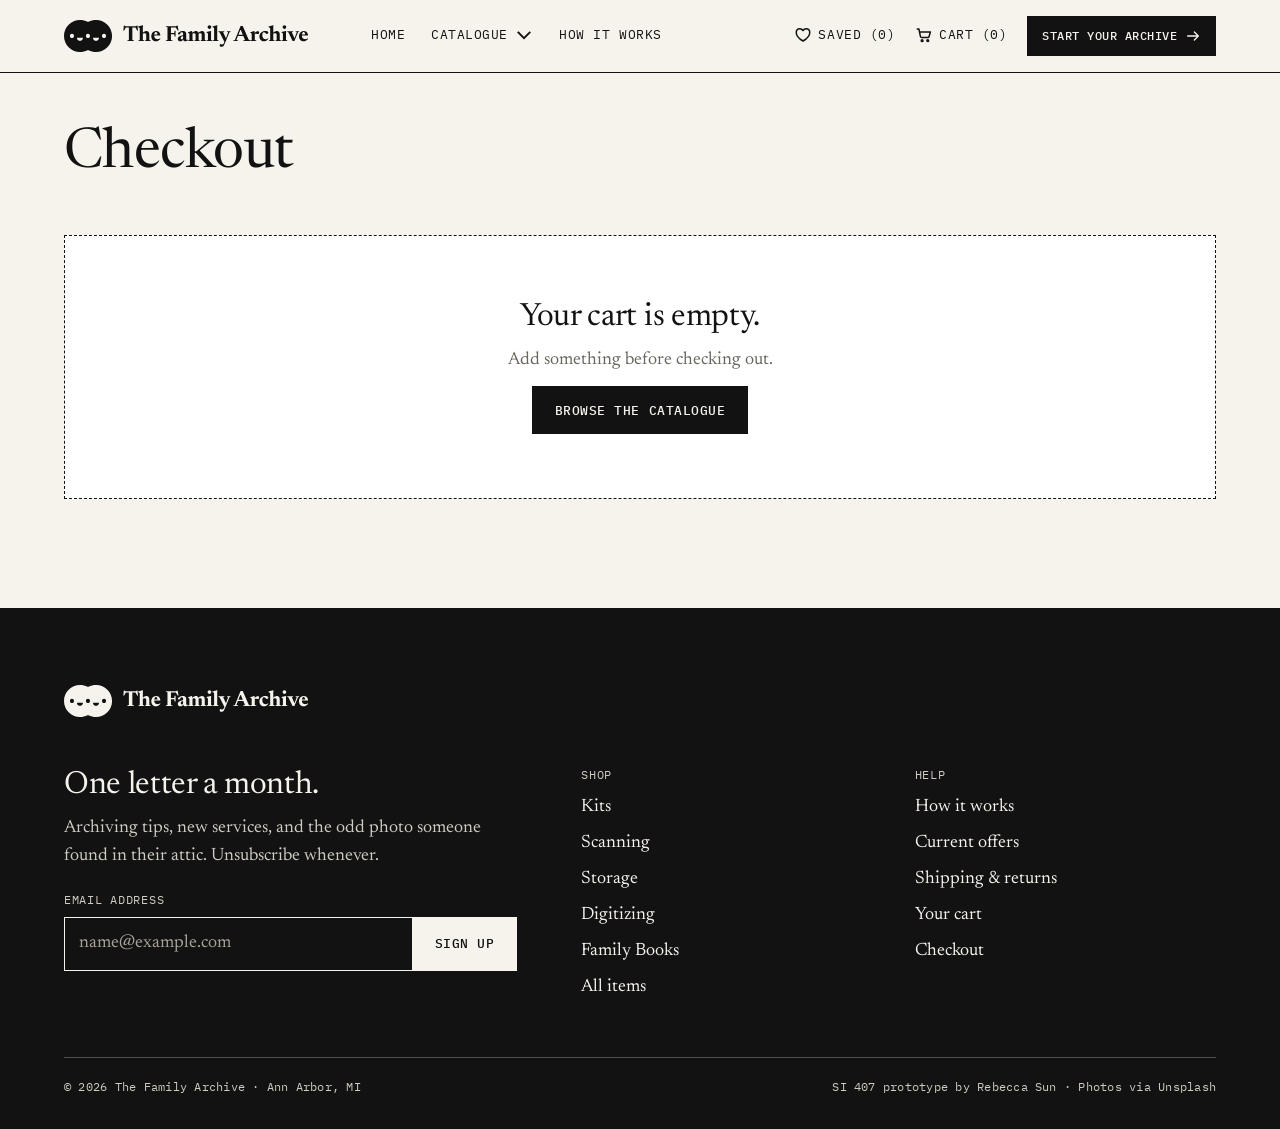
<file: checkout.html>
<!doctype html>
<html lang="en">
<head>
<meta charset="utf-8">
<meta name="viewport" content="width=device-width, initial-scale=1">
<title>Checkout · The Family Archive</title>
<meta name="description" content="Enter your shipping and payment details to place your order.">
<link rel="icon" type="image/svg+xml" href="assets/logo-mark.svg">
<link rel="preconnect" href="https://fonts.googleapis.com">
<link rel="preconnect" href="https://fonts.gstatic.com" crossorigin>
<link rel="stylesheet" href="https://fonts.googleapis.com/css2?family=IBM+Plex+Mono:wght@400;500&family=Newsreader:opsz,wght@6..72,400;6..72,500&display=swap">
<link rel="stylesheet" href="css/styles.css">
<script src="js/catalog.js" defer></script>
<script src="js/main.js" defer></script>
<script src="js/summary.js" defer></script>
<script src="js/checkout.js" defer></script>
</head>
<body>
<svg class="sprite" aria-hidden="true" focusable="false" width="0" height="0"><defs><symbol id="i-cart" viewBox="0 0 24 24" fill="none" stroke="currentColor" stroke-width="2" stroke-linecap="round" stroke-linejoin="round"><path d="M3 4H5.2L7.3 14.2C7.45 14.9 8.05 15.4 8.8 15.4H17.2C17.9 15.4 18.5 14.95 18.7 14.3L20.5 8H6.2"/><path d="M9.5 20.7C10.1627 20.7 10.7 20.1627 10.7 19.5C10.7 18.8372 10.1627 18.3 9.5 18.3C8.83726 18.3 8.3 18.8372 8.3 19.5C8.3 20.1627 8.83726 20.7 9.5 20.7Z"/><path d="M17 20.7C17.6627 20.7 18.2 20.1627 18.2 19.5C18.2 18.8372 17.6627 18.3 17 18.3C16.3373 18.3 15.8 18.8372 15.8 19.5C15.8 20.1627 16.3373 20.7 17 20.7Z"/></symbol><symbol id="i-search" viewBox="0 0 24 24" fill="none" stroke="currentColor" stroke-width="2" stroke-linecap="round" stroke-linejoin="round"><path d="M11 17.5C14.5899 17.5 17.5 14.5899 17.5 11C17.5 7.41015 14.5899 4.5 11 4.5C7.41015 4.5 4.5 7.41015 4.5 11C4.5 14.5899 7.41015 17.5 11 17.5Z"/><path d="M16 16L20.5 20.5"/></symbol><symbol id="i-eye" viewBox="0 0 24 24" fill="none" stroke="currentColor" stroke-width="2" stroke-linecap="round" stroke-linejoin="round"><path d="M2.5 12C2.5 12 6 5.5 12 5.5C18 5.5 21.5 12 21.5 12C21.5 12 18 18.5 12 18.5C6 18.5 2.5 12 2.5 12Z"/><path d="M12 15C13.6569 15 15 13.6569 15 12C15 10.3431 13.6569 9 12 9C10.3431 9 9 10.3431 9 12C9 13.6569 10.3431 15 12 15Z"/></symbol><symbol id="i-filter" viewBox="0 0 24 24" fill="none" stroke="currentColor" stroke-width="2" stroke-linecap="round" stroke-linejoin="round"><path d="M4 7H13M19 7H20M4 17H7M13 17H20"/><path d="M16 9.2C17.215 9.2 18.2 8.21508 18.2 7C18.2 5.78502 17.215 4.8 16 4.8C14.785 4.8 13.8 5.78502 13.8 7C13.8 8.21508 14.785 9.2 16 9.2Z"/><path d="M10 19.2C11.215 19.2 12.2 18.2151 12.2 17C12.2 15.785 11.215 14.8 10 14.8C8.78498 14.8 7.8 15.785 7.8 17C7.8 18.2151 8.78498 19.2 10 19.2Z"/></symbol><symbol id="i-heart" viewBox="0 0 24 24" fill="none" stroke="currentColor" stroke-width="2" stroke-linecap="round" stroke-linejoin="round"><path d="M12 20C12 20 3 14.5 3 8.5C3 5.5 5.2 3.5 7.8 3.5C9.6 3.5 11.1 4.5 12 6C12.9 4.5 14.4 3.5 16.2 3.5C18.8 3.5 21 5.5 21 8.5C21 14.5 12 20 12 20Z"/></symbol><symbol id="i-heart-filled" viewBox="0 0 24 24" fill="none" stroke="currentColor" stroke-width="2" stroke-linecap="round" stroke-linejoin="round"><path fill="currentColor" d="M12 20C12 20 3 14.5 3 8.5C3 5.5 5.2 3.5 7.8 3.5C9.6 3.5 11.1 4.5 12 6C12.9 4.5 14.4 3.5 16.2 3.5C18.8 3.5 21 5.5 21 8.5C21 14.5 12 20 12 20Z"/></symbol><symbol id="i-plus" viewBox="0 0 24 24" fill="none" stroke="currentColor" stroke-width="2" stroke-linecap="round" stroke-linejoin="round"><path d="M12 5V19M5 12H19"/></symbol><symbol id="i-minus" viewBox="0 0 24 24" fill="none" stroke="currentColor" stroke-width="2" stroke-linecap="round" stroke-linejoin="round"><path d="M5 12H19"/></symbol><symbol id="i-check" viewBox="0 0 24 24" fill="none" stroke="currentColor" stroke-width="2" stroke-linecap="round" stroke-linejoin="round"><path d="M4 12L9 17L20 6"/></symbol><symbol id="i-arrow-right" viewBox="0 0 24 24" fill="none" stroke="currentColor" stroke-width="2" stroke-linecap="round" stroke-linejoin="round"><path d="M4 12H20M14 18L20 12L14 6"/></symbol><symbol id="i-close" viewBox="0 0 24 24" fill="none" stroke="currentColor" stroke-width="2" stroke-linecap="round" stroke-linejoin="round"><path d="M6.34 6.34L17.66 17.66M17.66 6.34L6.34 17.66"/></symbol><symbol id="i-chevron-down" viewBox="0 0 16 16" fill="none" stroke="currentColor" stroke-width="1.5" stroke-linecap="square"><path d="M3.5 6L8 10.5L12.5 6"/></symbol><symbol id="i-menu" viewBox="0 0 24 24" fill="none" stroke="currentColor" stroke-width="2" stroke-linecap="round" stroke-linejoin="round"><path d="M4 7H20M4 12H20M4 17H20"/></symbol></defs></svg>
<a class="skip-link" href="#main">Skip to content</a>
<header class="site-header">
  <div class="container site-header__inner">
    <a class="logo" href="index.html" aria-label="The Family Archive"><svg class="logo__full" width="245" height="32" viewBox="0 0 245 32" aria-hidden="true" focusable="false"><path fill="currentColor" d="M32.0566 0C40.8932 5.56635e-05 48.0566 7.16348 48.0566 16C48.0566 24.8365 40.8932 31.9999 32.0566 32C29.3542 32 26.8086 31.3294 24.5762 30.1465C24.3778 30.2123 24.1763 30.2471 23.9717 30.2471C23.7909 30.2471 23.6124 30.2204 23.4365 30.1689C21.2146 31.3375 18.6848 32 16 32C7.16344 32 0 24.8366 0 16C0 7.16344 7.16344 0 16 0C18.6847 0 21.2147 0.661629 23.4365 1.83008C23.6124 1.77862 23.791 1.75293 23.9717 1.75293C24.1762 1.75293 24.3779 1.78682 24.5762 1.85254C26.8085 0.669774 29.3544 0 32.0566 0ZM12.9473 17.8662C12.9473 18.2595 13.0243 18.6493 13.1748 19.0127C13.3253 19.3761 13.5461 19.7062 13.8242 19.9844C14.1025 20.2626 14.4333 20.4832 14.7969 20.6338C15.1604 20.7844 15.5499 20.8623 15.9434 20.8623C16.3368 20.8623 16.7263 20.7843 17.0898 20.6338C17.4534 20.4832 17.7843 20.2626 18.0625 19.9844C18.3406 19.7062 18.5614 19.3761 18.7119 19.0127C18.8624 18.6493 18.9394 18.2595 18.9395 17.8662H12.9473ZM29.0039 17.8662C29.004 18.2595 29.0809 18.6493 29.2314 19.0127C29.382 19.3761 29.6028 19.7062 29.8809 19.9844C30.1591 20.2626 30.49 20.4832 30.8535 20.6338C31.217 20.7844 31.6065 20.8623 32 20.8623C32.3935 20.8623 32.783 20.7844 33.1465 20.6338C33.51 20.4832 33.8409 20.2626 34.1191 19.9844C34.3972 19.7062 34.618 19.3761 34.7686 19.0127C34.9191 18.6493 34.996 18.2595 34.9961 17.8662H29.0039ZM7.97168 13.8516C6.84769 13.8516 5.93664 14.7627 5.93652 15.8867C5.93652 17.0108 6.84762 17.9218 7.97168 17.9219C9.09576 17.9219 10.0068 17.0108 10.0068 15.8867C10.0067 14.7627 9.0957 13.8516 7.97168 13.8516ZM23.9717 13.8516C22.8477 13.8516 21.9366 14.7627 21.9365 15.8867C21.9365 17.0108 22.8476 17.9218 23.9717 17.9219C25.0958 17.9219 26.0068 17.0108 26.0068 15.8867C26.0067 14.7627 25.0957 13.8516 23.9717 13.8516ZM40.0283 13.8516C38.9043 13.8516 37.9933 14.7627 37.9932 15.8867C37.9932 17.0108 38.9042 17.9219 40.0283 17.9219C41.1524 17.9218 42.0635 17.0108 42.0635 15.8867C42.0634 14.7627 41.1523 13.8516 40.0283 13.8516Z"/><path fill="currentColor" d="M64.874 6.887H68.35V19.889L69.967 20.527V21H63.268V20.527L64.874 19.889V6.887ZM72.365 7.503H60.595L61.992 7.129L60.023 10.693L59.352 10.561L59.836 5.38H60.221L62.135 6.447L60.848 6.183H72.112L71.21 6.447L73.113 5.38H73.498L73.982 10.561L73.322 10.693L71.353 7.129L72.365 7.503ZM81.0498 20.56L82.2158 20.065V14.763C82.2158 14.4257 82.1572 14.1507 82.0398 13.938C81.9225 13.718 81.7465 13.5567 81.5118 13.454C81.2772 13.3513 80.9765 13.3 80.6098 13.3C80.1698 13.3 79.7665 13.366 79.3998 13.498C79.0405 13.6227 78.7508 13.784 78.5308 13.982L78.1018 13.542C78.5785 13.0213 79.0075 12.5997 79.3888 12.277C79.7702 11.9543 80.1258 11.705 80.4558 11.529C80.7858 11.353 81.1122 11.232 81.4348 11.166C81.7575 11.1 82.0948 11.067 82.4468 11.067C83.4222 11.067 84.1445 11.364 84.6138 11.958C85.0832 12.5447 85.3178 13.4503 85.3178 14.675V19.999L86.6708 20.56V21H81.0498V20.56ZM80.1808 21H74.4168V20.56L75.7478 19.999V8.174C75.6305 8.02733 75.4948 7.89167 75.3408 7.767C75.1942 7.635 75.0182 7.50667 74.8128 7.382C74.6075 7.25733 74.3618 7.12533 74.0758 6.986V6.513L78.6848 5.27H79.0258L78.8498 7.734V19.999L80.1808 20.56V21ZM92.2061 11.067C93.0567 11.067 93.7791 11.2467 94.3731 11.606C94.9744 11.958 95.4437 12.4677 95.7811 13.135C96.1257 13.8023 96.3347 14.6053 96.4081 15.544H89.4341L89.4451 14.62L94.9671 14.334L93.4931 14.928C93.4637 14.2973 93.3904 13.773 93.2731 13.355C93.1557 12.937 92.9871 12.6253 92.7671 12.42C92.5471 12.2073 92.2721 12.101 91.9421 12.101C91.6047 12.101 91.3041 12.2037 91.0401 12.409C90.7761 12.607 90.5671 12.948 90.4131 13.432C90.2591 13.9087 90.1821 14.5723 90.1821 15.423C90.1821 16.2223 90.3214 16.9007 90.6001 17.458C90.8787 18.008 91.2711 18.426 91.7771 18.712C92.2904 18.998 92.8881 19.141 93.5701 19.141C93.8854 19.141 94.1787 19.1153 94.4501 19.064C94.7287 19.0053 95.0037 18.91 95.2751 18.778C95.5464 18.646 95.8214 18.4773 96.1001 18.272L96.4631 18.789C96.0597 19.2877 95.6307 19.7277 95.1761 20.109C94.7287 20.483 94.2521 20.7727 93.7461 20.978C93.2401 21.1833 92.6974 21.286 92.1181 21.286C91.1427 21.286 90.2921 21.0733 89.5661 20.648C88.8401 20.2153 88.2754 19.625 87.8721 18.877C87.4687 18.129 87.2671 17.282 87.2671 16.336C87.2671 15.3827 87.4577 14.5063 87.8391 13.707C88.2204 12.9077 88.7777 12.2697 89.5111 11.793C90.2517 11.309 91.1501 11.067 92.2061 11.067ZM111.615 10.704L111.571 13.641L111.615 16.567H110.592L110.262 14.301L105.257 14.279V12.992L110.262 12.97L110.592 10.704H111.615ZM113.287 5.446H113.595L114.508 10.506L113.892 10.649L111.461 6.997L112.715 7.503H105.037V6.183H111.923L113.287 5.446ZM106.951 6.183V19.9L108.557 20.527V21H101.869V20.527L103.475 19.9V7.294L101.869 6.656V6.183H106.951ZM119.582 14.95L119.637 15.885C119.029 16.0317 118.534 16.1857 118.152 16.347C117.778 16.5083 117.485 16.677 117.272 16.853C117.067 17.029 116.928 17.216 116.854 17.414C116.781 17.612 116.744 17.8283 116.744 18.063C116.744 18.5397 116.847 18.888 117.052 19.108C117.258 19.3207 117.525 19.427 117.855 19.427C118.09 19.427 118.299 19.3647 118.482 19.24C118.673 19.1153 118.823 18.9503 118.933 18.745C119.043 18.5323 119.098 18.2977 119.098 18.041V13.773C119.098 13.3403 118.977 12.9957 118.735 12.739C118.493 12.4823 118.112 12.354 117.591 12.354C117.371 12.354 117.144 12.376 116.909 12.42C116.675 12.464 116.462 12.5227 116.271 12.596L116.656 11.859C116.605 12.2843 116.55 12.6327 116.491 12.904C116.44 13.1753 116.385 13.3917 116.326 13.553C116.268 13.707 116.194 13.8317 116.106 13.927C115.989 14.059 115.824 14.169 115.611 14.257C115.399 14.345 115.171 14.389 114.929 14.389C114.607 14.389 114.357 14.3303 114.181 14.213C114.005 14.0883 113.917 13.916 113.917 13.696C113.917 13.388 114.057 13.08 114.335 12.772C114.621 12.464 115.003 12.1853 115.479 11.936C115.956 11.6793 116.488 11.4777 117.074 11.331C117.668 11.177 118.277 11.1 118.9 11.1C119.751 11.1 120.415 11.2283 120.891 11.485C121.375 11.7417 121.713 12.101 121.903 12.563C122.101 13.0177 122.2 13.5493 122.2 14.158V18.976C122.2 19.1593 122.226 19.3133 122.277 19.438C122.329 19.5627 122.406 19.6543 122.508 19.713C122.611 19.7717 122.739 19.801 122.893 19.801C123.033 19.801 123.187 19.779 123.355 19.735C123.524 19.6837 123.696 19.603 123.872 19.493V20.175C123.476 20.5197 123.055 20.791 122.607 20.989C122.167 21.187 121.746 21.286 121.342 21.286C120.844 21.286 120.437 21.1907 120.121 21C119.813 20.802 119.586 20.5307 119.439 20.186C119.293 19.834 119.212 19.427 119.197 18.965L119.307 18.932C119.168 19.4527 118.959 19.889 118.68 20.241C118.409 20.593 118.086 20.8533 117.712 21.022C117.338 21.198 116.924 21.286 116.469 21.286C115.67 21.286 115.017 21.0733 114.511 20.648C114.013 20.2227 113.763 19.5847 113.763 18.734C113.763 18.3307 113.844 17.964 114.005 17.634C114.174 17.2967 114.467 16.9777 114.885 16.677C115.311 16.3763 115.901 16.0867 116.656 15.808C117.419 15.5293 118.394 15.2433 119.582 14.95ZM128.501 13.311V20.065L129.546 20.56V21H124.068V20.56L125.399 19.999V13.773C125.23 13.5457 125.036 13.355 124.816 13.201C124.596 13.0397 124.314 12.8857 123.969 12.739V12.343L127.632 11.056H127.973L128.501 13.311ZM134.639 14.268V20.065L135.684 20.56V21H130.492V20.56L131.537 20.065V14.576C131.537 14.2607 131.482 14.0077 131.372 13.817C131.262 13.619 131.097 13.476 130.877 13.388C130.657 13.2927 130.386 13.245 130.063 13.245C129.674 13.245 129.311 13.3 128.974 13.41C128.637 13.52 128.365 13.6703 128.16 13.861L127.753 13.421C128.208 12.9297 128.615 12.53 128.974 12.222C129.341 11.914 129.682 11.6793 129.997 11.518C130.312 11.3493 130.624 11.232 130.932 11.166C131.24 11.1 131.563 11.067 131.9 11.067C132.531 11.067 133.048 11.1953 133.451 11.452C133.854 11.7087 134.151 12.0753 134.342 12.552C134.54 13.0287 134.639 13.6007 134.639 14.268ZM140.777 14.477V19.999L142.13 20.56V21H136.641V20.56L137.686 20.065V14.576C137.686 14.2607 137.627 14.0077 137.51 13.817C137.4 13.619 137.235 13.476 137.015 13.388C136.795 13.2927 136.524 13.245 136.201 13.245C135.812 13.245 135.449 13.3 135.112 13.41C134.782 13.52 134.511 13.6703 134.298 13.861L133.902 13.421C134.349 12.9297 134.753 12.53 135.112 12.222C135.479 11.914 135.82 11.6793 136.135 11.518C136.458 11.3493 136.769 11.232 137.07 11.166C137.378 11.1 137.701 11.067 138.038 11.067C138.984 11.067 139.677 11.3567 140.117 11.936C140.557 12.508 140.777 13.355 140.777 14.477ZM145.442 8.878C144.907 8.878 144.474 8.70567 144.144 8.361C143.814 8.009 143.649 7.57633 143.649 7.063C143.649 6.54967 143.814 6.12433 144.144 5.787C144.474 5.44233 144.907 5.27 145.442 5.27C145.992 5.27 146.428 5.44233 146.751 5.787C147.081 6.12433 147.246 6.54967 147.246 7.063C147.246 7.57633 147.081 8.009 146.751 8.361C146.428 8.70567 145.992 8.878 145.442 8.878ZM147.158 11.056L147.048 13.355V19.999L148.379 20.56V21H142.604V20.56L143.935 19.999V13.597C143.832 13.4577 143.708 13.3293 143.561 13.212C143.414 13.0873 143.253 12.97 143.077 12.86C142.901 12.7427 142.71 12.6363 142.505 12.541V12.123L146.696 11.056H147.158ZM153.204 19.999L154.546 20.56V21H148.771V20.56L150.102 19.999V8.163C149.984 8.01633 149.849 7.88067 149.695 7.756C149.548 7.624 149.372 7.49567 149.167 7.371C148.961 7.24633 148.716 7.11433 148.43 6.975V6.513L153.039 5.27H153.391L153.204 7.613V19.999ZM162.194 18.855L160.687 22.419L155.704 12.387L154.406 11.837V11.353H160.379V11.848L159.147 12.266L162.194 18.855ZM157.299 26.775C156.822 26.775 156.426 26.643 156.111 26.379C155.803 26.1223 155.649 25.7667 155.649 25.312C155.649 25.0627 155.7 24.85 155.803 24.674C155.905 24.498 156.03 24.3623 156.177 24.267C156.323 24.1717 156.463 24.124 156.595 24.124C156.719 24.124 156.848 24.1533 156.98 24.212C157.119 24.2707 157.28 24.3293 157.464 24.388C157.647 24.454 157.867 24.487 158.124 24.487C158.373 24.487 158.597 24.4467 158.795 24.366C159 24.2927 159.191 24.146 159.367 23.926C159.55 23.7133 159.741 23.398 159.939 22.98L161.193 20.285L161.754 18.91L164.119 12.222L162.964 11.848V11.353H166.55V11.848L165.472 12.244L161.039 23.09C160.628 24.0873 160.239 24.85 159.873 25.378C159.506 25.9133 159.121 26.28 158.718 26.478C158.314 26.676 157.841 26.775 157.299 26.775ZM173.22 16.083V14.807H180.7V16.083H173.22ZM184.726 19.867L186.354 20.527V21H179.182V20.527L180.997 19.889L176.311 8.801L176.795 8.779L172.373 19.889L174.1 20.527V21H169.216V20.527L170.899 19.889L176.575 6.106H178.753L184.726 19.867ZM193.887 11.177C194.349 11.177 194.679 11.3053 194.877 11.562C195.083 11.8187 195.185 12.1303 195.185 12.497C195.185 13.0103 195.024 13.399 194.701 13.663C194.379 13.9197 194.019 14.048 193.623 14.048C193.323 14.048 193.073 14.0187 192.875 13.96C192.685 13.894 192.501 13.828 192.325 13.762C192.157 13.696 191.955 13.663 191.72 13.663C191.552 13.663 191.383 13.685 191.214 13.729C191.053 13.773 190.892 13.8353 190.73 13.916C190.576 13.9967 190.426 14.103 190.279 14.235L190.048 13.663C190.444 13.223 190.818 12.849 191.17 12.541C191.522 12.2257 191.852 11.969 192.16 11.771C192.476 11.5657 192.776 11.4153 193.062 11.32C193.348 11.2247 193.623 11.177 193.887 11.177ZM190.796 13.289V19.955L192.314 20.56V21H186.363V20.56L187.694 19.999V13.773C187.577 13.6117 187.449 13.476 187.309 13.366C187.17 13.2487 187.012 13.1387 186.836 13.036C186.668 12.9333 186.477 12.8343 186.264 12.739V12.343L190.18 11.056H190.532L190.796 13.289ZM201.346 11.067C202.072 11.067 202.651 11.144 203.084 11.298C203.524 11.4447 203.843 11.639 204.041 11.881C204.239 12.1157 204.338 12.3687 204.338 12.64C204.338 12.8967 204.275 13.124 204.151 13.322C204.026 13.52 203.857 13.674 203.645 13.784C203.439 13.894 203.212 13.949 202.963 13.949C202.721 13.949 202.497 13.8903 202.292 13.773C202.094 13.6557 201.903 13.509 201.72 13.333C201.544 13.157 201.368 12.9847 201.192 12.816C201.023 12.64 200.851 12.4933 200.675 12.376C200.499 12.2587 200.315 12.2 200.125 12.2C199.809 12.2 199.512 12.299 199.234 12.497C198.955 12.6877 198.731 12.992 198.563 13.41C198.394 13.828 198.31 14.3817 198.31 15.071C198.31 15.9803 198.442 16.7393 198.706 17.348C198.97 17.9493 199.344 18.4003 199.828 18.701C200.319 18.9943 200.895 19.141 201.555 19.141C202.017 19.141 202.442 19.075 202.831 18.943C203.219 18.811 203.615 18.5873 204.019 18.272L204.415 18.778C203.945 19.372 203.48 19.8523 203.018 20.219C202.556 20.5857 202.083 20.8533 201.599 21.022C201.122 21.198 200.631 21.286 200.125 21.286C199.171 21.286 198.339 21.077 197.628 20.659C196.924 20.2337 196.377 19.658 195.989 18.932C195.6 18.1987 195.406 17.37 195.406 16.446C195.406 15.698 195.538 14.9977 195.802 14.345C196.073 13.6923 196.465 13.1203 196.979 12.629C197.492 12.1377 198.115 11.7563 198.849 11.485C199.582 11.2063 200.414 11.067 201.346 11.067ZM211.479 20.56L212.645 20.065V14.763C212.645 14.4257 212.586 14.1507 212.469 13.938C212.352 13.718 212.176 13.5567 211.941 13.454C211.706 13.3513 211.406 13.3 211.039 13.3C210.599 13.3 210.196 13.366 209.829 13.498C209.47 13.6227 209.18 13.784 208.96 13.982L208.531 13.542C209.008 13.0213 209.437 12.5997 209.818 12.277C210.199 11.9543 210.555 11.705 210.885 11.529C211.215 11.353 211.541 11.232 211.864 11.166C212.187 11.1 212.524 11.067 212.876 11.067C213.851 11.067 214.574 11.364 215.043 11.958C215.512 12.5447 215.747 13.4503 215.747 14.675V19.999L217.1 20.56V21H211.479V20.56ZM210.61 21H204.846V20.56L206.177 19.999V8.174C206.06 8.02733 205.924 7.89167 205.77 7.767C205.623 7.635 205.447 7.50667 205.242 7.382C205.037 7.25733 204.791 7.12533 204.505 6.986V6.513L209.114 5.27H209.455L209.279 7.734V19.999L210.61 20.56V21ZM220.424 8.878C219.889 8.878 219.456 8.70567 219.126 8.361C218.796 8.009 218.631 7.57633 218.631 7.063C218.631 6.54967 218.796 6.12433 219.126 5.787C219.456 5.44233 219.889 5.27 220.424 5.27C220.974 5.27 221.41 5.44233 221.733 5.787C222.063 6.12433 222.228 6.54967 222.228 7.063C222.228 7.57633 222.063 8.009 221.733 8.361C221.41 8.70567 220.974 8.878 220.424 8.878ZM222.14 11.056L222.03 13.355V19.999L223.361 20.56V21H217.586V20.56L218.917 19.999V13.597C218.814 13.4577 218.69 13.3293 218.543 13.212C218.396 13.0873 218.235 12.97 218.059 12.86C217.883 12.7427 217.692 12.6363 217.487 12.541V12.123L221.678 11.056H222.14ZM234.017 12.288L230.376 21.077H228.55L224.491 12.376L223.193 11.837V11.353H229.122V11.848L227.89 12.266L230.915 19.141L230.134 19.174L232.741 12.277L231.52 11.848V11.353H235.106V11.848L234.017 12.288ZM239.898 11.067C240.749 11.067 241.471 11.2467 242.065 11.606C242.667 11.958 243.136 12.4677 243.473 13.135C243.818 13.8023 244.027 14.6053 244.1 15.544H237.126L237.137 14.62L242.659 14.334L241.185 14.928C241.156 14.2973 241.083 13.773 240.965 13.355C240.848 12.937 240.679 12.6253 240.459 12.42C240.239 12.2073 239.964 12.101 239.634 12.101C239.297 12.101 238.996 12.2037 238.732 12.409C238.468 12.607 238.259 12.948 238.105 13.432C237.951 13.9087 237.874 14.5723 237.874 15.423C237.874 16.2223 238.014 16.9007 238.292 17.458C238.571 18.008 238.963 18.426 239.469 18.712C239.983 18.998 240.58 19.141 241.262 19.141C241.578 19.141 241.871 19.1153 242.142 19.064C242.421 19.0053 242.696 18.91 242.967 18.778C243.239 18.646 243.514 18.4773 243.792 18.272L244.155 18.789C243.752 19.2877 243.323 19.7277 242.868 20.109C242.421 20.483 241.944 20.7727 241.438 20.978C240.932 21.1833 240.39 21.286 239.81 21.286C238.835 21.286 237.984 21.0733 237.258 20.648C236.532 20.2153 235.968 19.625 235.564 18.877C235.161 18.129 234.959 17.282 234.959 16.336C234.959 15.3827 235.15 14.5063 235.531 13.707C235.913 12.9077 236.47 12.2697 237.203 11.793C237.944 11.309 238.842 11.067 239.898 11.067Z"/></svg><svg class="logo__mark" width="49" height="32" viewBox="0 0 49 32" aria-hidden="true" focusable="false"><path fill="currentColor" d="M32.0566 0C40.8932 5.56635e-05 48.0566 7.16348 48.0566 16C48.0566 24.8365 40.8932 31.9999 32.0566 32C29.3542 32 26.8086 31.3294 24.5762 30.1465C24.3778 30.2123 24.1763 30.2471 23.9717 30.2471C23.7909 30.2471 23.6124 30.2204 23.4365 30.1689C21.2146 31.3375 18.6848 32 16 32C7.16344 32 0 24.8366 0 16C0 7.16344 7.16344 0 16 0C18.6847 0 21.2147 0.661629 23.4365 1.83008C23.6124 1.77862 23.791 1.75293 23.9717 1.75293C24.1762 1.75293 24.3779 1.78682 24.5762 1.85254C26.8085 0.669774 29.3544 0 32.0566 0ZM12.9473 17.8662C12.9473 18.2595 13.0243 18.6493 13.1748 19.0127C13.3253 19.3761 13.5461 19.7062 13.8242 19.9844C14.1025 20.2626 14.4333 20.4832 14.7969 20.6338C15.1604 20.7844 15.5499 20.8623 15.9434 20.8623C16.3368 20.8623 16.7263 20.7843 17.0898 20.6338C17.4534 20.4832 17.7843 20.2626 18.0625 19.9844C18.3406 19.7062 18.5614 19.3761 18.7119 19.0127C18.8624 18.6493 18.9394 18.2595 18.9395 17.8662H12.9473ZM29.0039 17.8662C29.004 18.2595 29.0809 18.6493 29.2314 19.0127C29.382 19.3761 29.6028 19.7062 29.8809 19.9844C30.1591 20.2626 30.49 20.4832 30.8535 20.6338C31.217 20.7844 31.6065 20.8623 32 20.8623C32.3935 20.8623 32.783 20.7844 33.1465 20.6338C33.51 20.4832 33.8409 20.2626 34.1191 19.9844C34.3972 19.7062 34.618 19.3761 34.7686 19.0127C34.9191 18.6493 34.996 18.2595 34.9961 17.8662H29.0039ZM7.97168 13.8516C6.84769 13.8516 5.93664 14.7627 5.93652 15.8867C5.93652 17.0108 6.84762 17.9218 7.97168 17.9219C9.09576 17.9219 10.0068 17.0108 10.0068 15.8867C10.0067 14.7627 9.0957 13.8516 7.97168 13.8516ZM23.9717 13.8516C22.8477 13.8516 21.9366 14.7627 21.9365 15.8867C21.9365 17.0108 22.8476 17.9218 23.9717 17.9219C25.0958 17.9219 26.0068 17.0108 26.0068 15.8867C26.0067 14.7627 25.0957 13.8516 23.9717 13.8516ZM40.0283 13.8516C38.9043 13.8516 37.9933 14.7627 37.9932 15.8867C37.9932 17.0108 38.9042 17.9219 40.0283 17.9219C41.1524 17.9218 42.0635 17.0108 42.0635 15.8867C42.0634 14.7627 41.1523 13.8516 40.0283 13.8516Z"/></svg></a>
    <nav class="nav-primary" aria-label="Primary"><ul class="nav-links"><li><a href="index.html">Home</a></li><li class="nav-menu" data-nav-menu><button class="nav-menu__btn" type="button" aria-expanded="false" aria-controls="catalogue-menu">Catalogue<svg class="icon nav-menu__chev" aria-hidden="true" focusable="false"><use href="#i-chevron-down"/></svg></button><div id="catalogue-menu" class="nav-menu__panel"><div class="nav-menu__cols"><div class="menu-group"><p class="menu-group__head" id="menu-products">Products</p><ul aria-labelledby="menu-products"><li><a class="menu-item" href="catalogue.html?cat=kits"><span class="menu-item__name">Kits</span><span class="menu-item__desc">Sleeves, boxes and labels to sort at home</span></a></li><li><a class="menu-item" href="catalogue.html?cat=storage"><span class="menu-item__name">Storage</span><span class="menu-item__desc">Archival boxes, albums and binders</span></a></li></ul></div><div class="menu-group"><p class="menu-group__head" id="menu-services">Services</p><ul aria-labelledby="menu-services"><li><a class="menu-item" href="catalogue.html?cat=scanning"><span class="menu-item__name">Scanning</span><span class="menu-item__desc">Send prints, slides and negatives to us</span></a></li><li><a class="menu-item" href="catalogue.html?cat=digitizing"><span class="menu-item__name">Digitizing</span><span class="menu-item__desc">Home movies, tapes and letters</span></a></li><li><a class="menu-item" href="catalogue.html?cat=family-books"><span class="menu-item__name">Family Books</span><span class="menu-item__desc">Printed books made from your archive</span></a></li></ul></div></div><a class="menu-all" href="catalogue.html">See the whole catalogue<svg class="icon" aria-hidden="true" focusable="false"><use href="#i-arrow-right"/></svg></a></div></li><li><a href="index.html#how-it-works">How it works</a></li></ul></nav>
    <div class="nav-actions">
      <a class="nav-link nav-saved" href="cart.html#saved"><svg class="icon" aria-hidden="true" focusable="false"><use href="#i-heart"/></svg><span>Saved (<span data-saved-count>0</span>)</span></a>
      <a class="nav-link nav-cart--desk" href="cart.html" data-cart-label><span class="bump" data-cart-bump><svg class="icon" aria-hidden="true" focusable="false"><use href="#i-cart"/></svg><span>Cart (<span data-cart-count>0</span>)</span></span></a>
      <a class="btn btn--primary btn--sm nav-cta" href="product.html?item=starter-archival-kit">Start your archive<svg class="icon" aria-hidden="true" focusable="false"><use href="#i-arrow-right"/></svg></a>
      <a class="icon-btn nav-cart--mob" href="cart.html" data-cart-label data-tip="Cart"><span class="bump" data-cart-bump><svg class="icon" aria-hidden="true" focusable="false"><use href="#i-cart"/></svg><span class="count-badge" data-cart-count>0</span></span></a>
      <button class="icon-btn nav-toggle" type="button" aria-expanded="false" aria-controls="nav-drawer"><svg class="icon nav-toggle__open" aria-hidden="true" focusable="false"><use href="#i-menu"/></svg><svg class="icon nav-toggle__close" aria-hidden="true" focusable="false"><use href="#i-close"/></svg><span class="nav-toggle__label">Menu</span></button>
    </div>
  </div>
  <div id="nav-drawer" class="nav-drawer" hidden>
    <nav class="container" aria-label="Mobile">
      <ul class="drawer-list"><li><a href="index.html">Home</a></li><li class="drawer-disc"><button class="drawer-disc__btn" type="button" aria-expanded="false" aria-controls="drawer-catalogue">Catalogue<svg class="icon drawer-disc__chev" aria-hidden="true" focusable="false"><use href="#i-chevron-down"/></svg></button><div id="drawer-catalogue" class="drawer-disc__panel" hidden><div class="menu-group"><p class="menu-group__head" id="drawer-products">Products</p><ul aria-labelledby="drawer-products"><li><a class="menu-item" href="catalogue.html?cat=kits"><span class="menu-item__name">Kits</span><span class="menu-item__desc">Sleeves, boxes and labels to sort at home</span></a></li><li><a class="menu-item" href="catalogue.html?cat=storage"><span class="menu-item__name">Storage</span><span class="menu-item__desc">Archival boxes, albums and binders</span></a></li></ul></div><div class="menu-group"><p class="menu-group__head" id="drawer-services">Services</p><ul aria-labelledby="drawer-services"><li><a class="menu-item" href="catalogue.html?cat=scanning"><span class="menu-item__name">Scanning</span><span class="menu-item__desc">Send prints, slides and negatives to us</span></a></li><li><a class="menu-item" href="catalogue.html?cat=digitizing"><span class="menu-item__name">Digitizing</span><span class="menu-item__desc">Home movies, tapes and letters</span></a></li><li><a class="menu-item" href="catalogue.html?cat=family-books"><span class="menu-item__name">Family Books</span><span class="menu-item__desc">Printed books made from your archive</span></a></li></ul></div><a class="menu-all" href="catalogue.html">See the whole catalogue<svg class="icon" aria-hidden="true" focusable="false"><use href="#i-arrow-right"/></svg></a></div></li><li><a href="index.html#how-it-works">How it works</a></li><li><a href="cart.html#saved"><span class="drawer-list__label"><svg class="icon" aria-hidden="true" focusable="false"><use href="#i-heart"/></svg><span>Saved (<span data-saved-count>0</span>)</span></span></a></li><li><a href="cart.html" data-cart-label><span class="drawer-list__label"><svg class="icon" aria-hidden="true" focusable="false"><use href="#i-cart"/></svg><span>Cart (<span data-cart-count>0</span>)</span></span></a></li></ul>
      <div class="nav-drawer__foot">
        <a class="btn btn--primary btn--block" href="product.html?item=starter-archival-kit">Start your archive<svg class="icon" aria-hidden="true" focusable="false"><use href="#i-arrow-right"/></svg></a>
      </div>
    </nav>
  </div>
</header>
<div id="fa-live" class="sr-only" aria-live="polite" aria-atomic="true"></div>
<main id="main" tabindex="-1">
<div id="checkout-view">
  <button class="summary-toggle" type="button" aria-expanded="false" aria-controls="summary-mobile">
    <span><span class="toggle-text">Show order summary</span> <svg class="icon icon--sm sign" aria-hidden="true" focusable="false"><use href="#i-chevron-down"/></svg></span>
    <span class="summary-toggle__total" data-total>$0.00</span>
  </button>
  <div id="summary-mobile" class="summary-mobile" hidden></div>
  <div class="container">
    <div class="page-head">
      <nav aria-label="Checkout progress"><ol class="progress" id="progress"><li><a href="cart.html">Cart</a></li><li aria-current="step">Checkout</li><li>Confirmation</li></ol></nav>
      <h1 class="mt-lg">Checkout</h1>
    </div>
    <div class="checkout-layout">
      <form id="checkout-form" novalidate>
        <div id="error-summary" class="error-summary" tabindex="-1" hidden>
          <h2>A few things need fixing</h2>
          <ul></ul>
        </div>

        <section class="co-section" aria-labelledby="sec-contact">
          <h2 id="sec-contact"><span class="catno">1</span> Contact</h2>
          <div class="form-grid">
            <div class="field">
              <label for="email">Email</label>
              <input class="input" id="email" name="email" type="email" autocomplete="email" required aria-describedby="email-hint email-error">
              <p class="hint" id="email-hint">We&rsquo;ll send your receipt and scan-progress updates here.</p>
              <p class="field-error" id="email-error"></p>
            </div>
          </div>
        </section>

        <section class="co-section" aria-labelledby="sec-shipping">
          <h2 id="sec-shipping"><span class="catno">2</span> Shipping</h2>
          <div class="form-grid">
            <div class="field">
              <label for="name">Full name</label>
              <input class="input" id="name" name="name" autocomplete="name" required aria-describedby="name-error">
              <p class="field-error" id="name-error"></p>
            </div>
            <div class="field">
              <label for="street">Street address</label>
              <input class="input" id="street" name="street" autocomplete="address-line1" required aria-describedby="street-error">
              <p class="field-error" id="street-error"></p>
            </div>
            <div class="field">
              <label for="apt">Apt, suite, unit <span class="optional">(optional)</span></label>
              <input class="input" id="apt" name="apt" autocomplete="address-line2">
            </div>
            <div class="form-row form-row--3">
              <div class="field">
                <label for="city">City</label>
                <input class="input" id="city" name="city" autocomplete="address-level2" required aria-describedby="city-error">
                <p class="field-error" id="city-error"></p>
              </div>
              <div class="field">
                <label for="state">State</label>
                <select class="select" id="state" name="state" autocomplete="address-level1" required aria-describedby="state-error"><option value="">Select</option><option>AL</option><option>AK</option><option>AZ</option><option>AR</option><option>CA</option><option>CO</option><option>CT</option><option>DE</option><option>DC</option><option>FL</option><option>GA</option><option>HI</option><option>ID</option><option>IL</option><option>IN</option><option>IA</option><option>KS</option><option>KY</option><option>LA</option><option>ME</option><option>MD</option><option>MA</option><option>MI</option><option>MN</option><option>MS</option><option>MO</option><option>MT</option><option>NE</option><option>NV</option><option>NH</option><option>NJ</option><option>NM</option><option>NY</option><option>NC</option><option>ND</option><option>OH</option><option>OK</option><option>OR</option><option>PA</option><option>RI</option><option>SC</option><option>SD</option><option>TN</option><option>TX</option><option>UT</option><option>VT</option><option>VA</option><option>WA</option><option>WV</option><option>WI</option><option>WY</option></select>
                <p class="field-error" id="state-error"></p>
              </div>
              <div class="field">
                <label for="zip">ZIP</label>
                <input class="input" id="zip" name="zip" inputmode="numeric" autocomplete="postal-code" maxlength="10" required aria-describedby="zip-error">
                <p class="field-error" id="zip-error"></p>
              </div>
            </div>
            <fieldset>
              <legend class="label">Shipping method</legend>
              <div class="options" style="margin-top:8px">
                <label class="option"><input type="radio" name="ship" value="standard" checked><span class="option__box"><span class="option__dot" aria-hidden="true"></span><span class="option__name">Standard, insured</span><span class="option__detail">5&ndash;7 business days &middot; prepaid return label</span><span class="option__price">Free</span></span></label>
                <label class="option"><input type="radio" name="ship" value="express"><span class="option__box"><span class="option__dot" aria-hidden="true"></span><span class="option__name">Express, insured</span><span class="option__detail">2 business days</span><span class="option__price">$12.00</span></span></label>
              </div>
            </fieldset>
          </div>
        </section>

        <section class="co-section" aria-labelledby="sec-payment">
          <h2 id="sec-payment"><span class="catno">3</span> Payment</h2>
          <div class="form-grid">
            <div class="field">
              <label for="card">Card number</label>
              <input class="input" id="card" name="card" inputmode="numeric" autocomplete="cc-number" maxlength="23" placeholder="1234 5678 9012 3456" required aria-describedby="card-error">
              <p class="field-error" id="card-error"></p>
            </div>
            <div class="field">
              <label for="ccname">Name on card</label>
              <input class="input" id="ccname" name="ccname" autocomplete="cc-name" required aria-describedby="ccname-error">
              <p class="field-error" id="ccname-error"></p>
            </div>
            <div class="form-row form-row--2m">
              <div class="field">
                <label for="exp">Expiry <span class="optional">(MM/YY)</span></label>
                <input class="input" id="exp" name="exp" inputmode="numeric" autocomplete="cc-exp" maxlength="5" placeholder="MM/YY" required aria-describedby="exp-error">
                <p class="field-error" id="exp-error"></p>
              </div>
              <div class="field">
                <label for="cvc">CVC</label>
                <input class="input" id="cvc" name="cvc" inputmode="numeric" autocomplete="cc-csc" maxlength="4" required aria-describedby="cvc-error">
                <p class="field-error" id="cvc-error"></p>
              </div>
            </div>
          </div>
        </section>

        <button class="btn btn--primary btn--block" type="submit" id="pay-btn"><span>Pay <span data-total>$0.00</span></span><svg class="icon" aria-hidden="true" focusable="false"><use href="#i-arrow-right"/></svg></button>
        <p class="pay-note">Payments are encrypted. Your originals are insured up to $1,000 each way.</p>
      </form>
      <aside class="checkout-aside" aria-labelledby="summary-title">
        <div class="summary" id="summary-desktop"></div>
      </aside>
    </div>
  </div>
</div>
<div id="empty-view" class="container" hidden>
  <div class="page-head"><h1>Checkout</h1></div>
  <div class="empty" style="margin-bottom:var(--section-y)">
    <h2 class="h3">Your cart is empty.</h2>
    <p class="muted">Add something before checking out.</p>
    <div class="btn-row" style="justify-content:center">
      <a class="btn btn--primary" href="catalogue.html">Browse the catalogue</a>
    </div>
  </div>
</div>
<div id="confirm-view" class="container" hidden>
  <div class="page-head" style="padding-bottom:0">
    <nav aria-label="Checkout progress"><ol class="progress"><li>Cart</li><li>Checkout</li><li aria-current="step">Confirmation</li></ol></nav>
  </div>
  <div class="confirm">
    <div class="confirm__card">
      <h1 id="confirm-title" tabindex="-1">Your order has been received.</h1>
      <p>Order #24117. We emailed your receipt to <strong id="confirm-email"></strong>. Total charged: <span class="price" id="confirm-total"></span>.</p>
      <dl class="totals" id="confirm-ship"></dl>
      <div class="btn-row"><a class="btn btn--primary" href="index.html">Back to home</a><a class="btn btn--secondary" href="catalogue.html">Keep browsing</a></div>
    </div>
    <section aria-labelledby="next-title">
      <h2 id="next-title" class="h3" style="margin-bottom:20px">What happens next</h2>
      <ol class="timeline">
        <li class="is-done"><span class="no">01</span><h3>Your order ships</h3><span class="when">In 2&ndash;3 days</span><p>Kits and storage ship first, with a prepaid box if you ordered scanning.</p></li>
        <li><span class="no">02</span><h3>Pack &amp; send</h3><span class="when">When you&rsquo;re ready</span><p>Fill the box, tape it, drop it at any UPS. It&rsquo;s insured.</p></li>
        <li><span class="no">03</span><h3>Scanning</h3><span class="when">About 3 weeks</span><p>We scan, clean up, and organize everything. You&rsquo;ll get email updates.</p></li>
        <li><span class="no">04</span><h3>Everything comes back</h3><span class="when">After that</span><p>Online gallery, USB drive, and your originals back.</p></li>
      </ol>
    </section>
  </div>
</div>
</main>
<footer class="site-footer inverse">
  <div class="container">
    <a class="logo footer-logo" href="index.html" aria-label="The Family Archive"><svg class="logo__full" width="245" height="32" viewBox="0 0 245 32" aria-hidden="true" focusable="false"><path fill="currentColor" d="M32.0566 0C40.8932 5.56635e-05 48.0566 7.16348 48.0566 16C48.0566 24.8365 40.8932 31.9999 32.0566 32C29.3542 32 26.8086 31.3294 24.5762 30.1465C24.3778 30.2123 24.1763 30.2471 23.9717 30.2471C23.7909 30.2471 23.6124 30.2204 23.4365 30.1689C21.2146 31.3375 18.6848 32 16 32C7.16344 32 0 24.8366 0 16C0 7.16344 7.16344 0 16 0C18.6847 0 21.2147 0.661629 23.4365 1.83008C23.6124 1.77862 23.791 1.75293 23.9717 1.75293C24.1762 1.75293 24.3779 1.78682 24.5762 1.85254C26.8085 0.669774 29.3544 0 32.0566 0ZM12.9473 17.8662C12.9473 18.2595 13.0243 18.6493 13.1748 19.0127C13.3253 19.3761 13.5461 19.7062 13.8242 19.9844C14.1025 20.2626 14.4333 20.4832 14.7969 20.6338C15.1604 20.7844 15.5499 20.8623 15.9434 20.8623C16.3368 20.8623 16.7263 20.7843 17.0898 20.6338C17.4534 20.4832 17.7843 20.2626 18.0625 19.9844C18.3406 19.7062 18.5614 19.3761 18.7119 19.0127C18.8624 18.6493 18.9394 18.2595 18.9395 17.8662H12.9473ZM29.0039 17.8662C29.004 18.2595 29.0809 18.6493 29.2314 19.0127C29.382 19.3761 29.6028 19.7062 29.8809 19.9844C30.1591 20.2626 30.49 20.4832 30.8535 20.6338C31.217 20.7844 31.6065 20.8623 32 20.8623C32.3935 20.8623 32.783 20.7844 33.1465 20.6338C33.51 20.4832 33.8409 20.2626 34.1191 19.9844C34.3972 19.7062 34.618 19.3761 34.7686 19.0127C34.9191 18.6493 34.996 18.2595 34.9961 17.8662H29.0039ZM7.97168 13.8516C6.84769 13.8516 5.93664 14.7627 5.93652 15.8867C5.93652 17.0108 6.84762 17.9218 7.97168 17.9219C9.09576 17.9219 10.0068 17.0108 10.0068 15.8867C10.0067 14.7627 9.0957 13.8516 7.97168 13.8516ZM23.9717 13.8516C22.8477 13.8516 21.9366 14.7627 21.9365 15.8867C21.9365 17.0108 22.8476 17.9218 23.9717 17.9219C25.0958 17.9219 26.0068 17.0108 26.0068 15.8867C26.0067 14.7627 25.0957 13.8516 23.9717 13.8516ZM40.0283 13.8516C38.9043 13.8516 37.9933 14.7627 37.9932 15.8867C37.9932 17.0108 38.9042 17.9219 40.0283 17.9219C41.1524 17.9218 42.0635 17.0108 42.0635 15.8867C42.0634 14.7627 41.1523 13.8516 40.0283 13.8516Z"/><path fill="currentColor" d="M64.874 6.887H68.35V19.889L69.967 20.527V21H63.268V20.527L64.874 19.889V6.887ZM72.365 7.503H60.595L61.992 7.129L60.023 10.693L59.352 10.561L59.836 5.38H60.221L62.135 6.447L60.848 6.183H72.112L71.21 6.447L73.113 5.38H73.498L73.982 10.561L73.322 10.693L71.353 7.129L72.365 7.503ZM81.0498 20.56L82.2158 20.065V14.763C82.2158 14.4257 82.1572 14.1507 82.0398 13.938C81.9225 13.718 81.7465 13.5567 81.5118 13.454C81.2772 13.3513 80.9765 13.3 80.6098 13.3C80.1698 13.3 79.7665 13.366 79.3998 13.498C79.0405 13.6227 78.7508 13.784 78.5308 13.982L78.1018 13.542C78.5785 13.0213 79.0075 12.5997 79.3888 12.277C79.7702 11.9543 80.1258 11.705 80.4558 11.529C80.7858 11.353 81.1122 11.232 81.4348 11.166C81.7575 11.1 82.0948 11.067 82.4468 11.067C83.4222 11.067 84.1445 11.364 84.6138 11.958C85.0832 12.5447 85.3178 13.4503 85.3178 14.675V19.999L86.6708 20.56V21H81.0498V20.56ZM80.1808 21H74.4168V20.56L75.7478 19.999V8.174C75.6305 8.02733 75.4948 7.89167 75.3408 7.767C75.1942 7.635 75.0182 7.50667 74.8128 7.382C74.6075 7.25733 74.3618 7.12533 74.0758 6.986V6.513L78.6848 5.27H79.0258L78.8498 7.734V19.999L80.1808 20.56V21ZM92.2061 11.067C93.0567 11.067 93.7791 11.2467 94.3731 11.606C94.9744 11.958 95.4437 12.4677 95.7811 13.135C96.1257 13.8023 96.3347 14.6053 96.4081 15.544H89.4341L89.4451 14.62L94.9671 14.334L93.4931 14.928C93.4637 14.2973 93.3904 13.773 93.2731 13.355C93.1557 12.937 92.9871 12.6253 92.7671 12.42C92.5471 12.2073 92.2721 12.101 91.9421 12.101C91.6047 12.101 91.3041 12.2037 91.0401 12.409C90.7761 12.607 90.5671 12.948 90.4131 13.432C90.2591 13.9087 90.1821 14.5723 90.1821 15.423C90.1821 16.2223 90.3214 16.9007 90.6001 17.458C90.8787 18.008 91.2711 18.426 91.7771 18.712C92.2904 18.998 92.8881 19.141 93.5701 19.141C93.8854 19.141 94.1787 19.1153 94.4501 19.064C94.7287 19.0053 95.0037 18.91 95.2751 18.778C95.5464 18.646 95.8214 18.4773 96.1001 18.272L96.4631 18.789C96.0597 19.2877 95.6307 19.7277 95.1761 20.109C94.7287 20.483 94.2521 20.7727 93.7461 20.978C93.2401 21.1833 92.6974 21.286 92.1181 21.286C91.1427 21.286 90.2921 21.0733 89.5661 20.648C88.8401 20.2153 88.2754 19.625 87.8721 18.877C87.4687 18.129 87.2671 17.282 87.2671 16.336C87.2671 15.3827 87.4577 14.5063 87.8391 13.707C88.2204 12.9077 88.7777 12.2697 89.5111 11.793C90.2517 11.309 91.1501 11.067 92.2061 11.067ZM111.615 10.704L111.571 13.641L111.615 16.567H110.592L110.262 14.301L105.257 14.279V12.992L110.262 12.97L110.592 10.704H111.615ZM113.287 5.446H113.595L114.508 10.506L113.892 10.649L111.461 6.997L112.715 7.503H105.037V6.183H111.923L113.287 5.446ZM106.951 6.183V19.9L108.557 20.527V21H101.869V20.527L103.475 19.9V7.294L101.869 6.656V6.183H106.951ZM119.582 14.95L119.637 15.885C119.029 16.0317 118.534 16.1857 118.152 16.347C117.778 16.5083 117.485 16.677 117.272 16.853C117.067 17.029 116.928 17.216 116.854 17.414C116.781 17.612 116.744 17.8283 116.744 18.063C116.744 18.5397 116.847 18.888 117.052 19.108C117.258 19.3207 117.525 19.427 117.855 19.427C118.09 19.427 118.299 19.3647 118.482 19.24C118.673 19.1153 118.823 18.9503 118.933 18.745C119.043 18.5323 119.098 18.2977 119.098 18.041V13.773C119.098 13.3403 118.977 12.9957 118.735 12.739C118.493 12.4823 118.112 12.354 117.591 12.354C117.371 12.354 117.144 12.376 116.909 12.42C116.675 12.464 116.462 12.5227 116.271 12.596L116.656 11.859C116.605 12.2843 116.55 12.6327 116.491 12.904C116.44 13.1753 116.385 13.3917 116.326 13.553C116.268 13.707 116.194 13.8317 116.106 13.927C115.989 14.059 115.824 14.169 115.611 14.257C115.399 14.345 115.171 14.389 114.929 14.389C114.607 14.389 114.357 14.3303 114.181 14.213C114.005 14.0883 113.917 13.916 113.917 13.696C113.917 13.388 114.057 13.08 114.335 12.772C114.621 12.464 115.003 12.1853 115.479 11.936C115.956 11.6793 116.488 11.4777 117.074 11.331C117.668 11.177 118.277 11.1 118.9 11.1C119.751 11.1 120.415 11.2283 120.891 11.485C121.375 11.7417 121.713 12.101 121.903 12.563C122.101 13.0177 122.2 13.5493 122.2 14.158V18.976C122.2 19.1593 122.226 19.3133 122.277 19.438C122.329 19.5627 122.406 19.6543 122.508 19.713C122.611 19.7717 122.739 19.801 122.893 19.801C123.033 19.801 123.187 19.779 123.355 19.735C123.524 19.6837 123.696 19.603 123.872 19.493V20.175C123.476 20.5197 123.055 20.791 122.607 20.989C122.167 21.187 121.746 21.286 121.342 21.286C120.844 21.286 120.437 21.1907 120.121 21C119.813 20.802 119.586 20.5307 119.439 20.186C119.293 19.834 119.212 19.427 119.197 18.965L119.307 18.932C119.168 19.4527 118.959 19.889 118.68 20.241C118.409 20.593 118.086 20.8533 117.712 21.022C117.338 21.198 116.924 21.286 116.469 21.286C115.67 21.286 115.017 21.0733 114.511 20.648C114.013 20.2227 113.763 19.5847 113.763 18.734C113.763 18.3307 113.844 17.964 114.005 17.634C114.174 17.2967 114.467 16.9777 114.885 16.677C115.311 16.3763 115.901 16.0867 116.656 15.808C117.419 15.5293 118.394 15.2433 119.582 14.95ZM128.501 13.311V20.065L129.546 20.56V21H124.068V20.56L125.399 19.999V13.773C125.23 13.5457 125.036 13.355 124.816 13.201C124.596 13.0397 124.314 12.8857 123.969 12.739V12.343L127.632 11.056H127.973L128.501 13.311ZM134.639 14.268V20.065L135.684 20.56V21H130.492V20.56L131.537 20.065V14.576C131.537 14.2607 131.482 14.0077 131.372 13.817C131.262 13.619 131.097 13.476 130.877 13.388C130.657 13.2927 130.386 13.245 130.063 13.245C129.674 13.245 129.311 13.3 128.974 13.41C128.637 13.52 128.365 13.6703 128.16 13.861L127.753 13.421C128.208 12.9297 128.615 12.53 128.974 12.222C129.341 11.914 129.682 11.6793 129.997 11.518C130.312 11.3493 130.624 11.232 130.932 11.166C131.24 11.1 131.563 11.067 131.9 11.067C132.531 11.067 133.048 11.1953 133.451 11.452C133.854 11.7087 134.151 12.0753 134.342 12.552C134.54 13.0287 134.639 13.6007 134.639 14.268ZM140.777 14.477V19.999L142.13 20.56V21H136.641V20.56L137.686 20.065V14.576C137.686 14.2607 137.627 14.0077 137.51 13.817C137.4 13.619 137.235 13.476 137.015 13.388C136.795 13.2927 136.524 13.245 136.201 13.245C135.812 13.245 135.449 13.3 135.112 13.41C134.782 13.52 134.511 13.6703 134.298 13.861L133.902 13.421C134.349 12.9297 134.753 12.53 135.112 12.222C135.479 11.914 135.82 11.6793 136.135 11.518C136.458 11.3493 136.769 11.232 137.07 11.166C137.378 11.1 137.701 11.067 138.038 11.067C138.984 11.067 139.677 11.3567 140.117 11.936C140.557 12.508 140.777 13.355 140.777 14.477ZM145.442 8.878C144.907 8.878 144.474 8.70567 144.144 8.361C143.814 8.009 143.649 7.57633 143.649 7.063C143.649 6.54967 143.814 6.12433 144.144 5.787C144.474 5.44233 144.907 5.27 145.442 5.27C145.992 5.27 146.428 5.44233 146.751 5.787C147.081 6.12433 147.246 6.54967 147.246 7.063C147.246 7.57633 147.081 8.009 146.751 8.361C146.428 8.70567 145.992 8.878 145.442 8.878ZM147.158 11.056L147.048 13.355V19.999L148.379 20.56V21H142.604V20.56L143.935 19.999V13.597C143.832 13.4577 143.708 13.3293 143.561 13.212C143.414 13.0873 143.253 12.97 143.077 12.86C142.901 12.7427 142.71 12.6363 142.505 12.541V12.123L146.696 11.056H147.158ZM153.204 19.999L154.546 20.56V21H148.771V20.56L150.102 19.999V8.163C149.984 8.01633 149.849 7.88067 149.695 7.756C149.548 7.624 149.372 7.49567 149.167 7.371C148.961 7.24633 148.716 7.11433 148.43 6.975V6.513L153.039 5.27H153.391L153.204 7.613V19.999ZM162.194 18.855L160.687 22.419L155.704 12.387L154.406 11.837V11.353H160.379V11.848L159.147 12.266L162.194 18.855ZM157.299 26.775C156.822 26.775 156.426 26.643 156.111 26.379C155.803 26.1223 155.649 25.7667 155.649 25.312C155.649 25.0627 155.7 24.85 155.803 24.674C155.905 24.498 156.03 24.3623 156.177 24.267C156.323 24.1717 156.463 24.124 156.595 24.124C156.719 24.124 156.848 24.1533 156.98 24.212C157.119 24.2707 157.28 24.3293 157.464 24.388C157.647 24.454 157.867 24.487 158.124 24.487C158.373 24.487 158.597 24.4467 158.795 24.366C159 24.2927 159.191 24.146 159.367 23.926C159.55 23.7133 159.741 23.398 159.939 22.98L161.193 20.285L161.754 18.91L164.119 12.222L162.964 11.848V11.353H166.55V11.848L165.472 12.244L161.039 23.09C160.628 24.0873 160.239 24.85 159.873 25.378C159.506 25.9133 159.121 26.28 158.718 26.478C158.314 26.676 157.841 26.775 157.299 26.775ZM173.22 16.083V14.807H180.7V16.083H173.22ZM184.726 19.867L186.354 20.527V21H179.182V20.527L180.997 19.889L176.311 8.801L176.795 8.779L172.373 19.889L174.1 20.527V21H169.216V20.527L170.899 19.889L176.575 6.106H178.753L184.726 19.867ZM193.887 11.177C194.349 11.177 194.679 11.3053 194.877 11.562C195.083 11.8187 195.185 12.1303 195.185 12.497C195.185 13.0103 195.024 13.399 194.701 13.663C194.379 13.9197 194.019 14.048 193.623 14.048C193.323 14.048 193.073 14.0187 192.875 13.96C192.685 13.894 192.501 13.828 192.325 13.762C192.157 13.696 191.955 13.663 191.72 13.663C191.552 13.663 191.383 13.685 191.214 13.729C191.053 13.773 190.892 13.8353 190.73 13.916C190.576 13.9967 190.426 14.103 190.279 14.235L190.048 13.663C190.444 13.223 190.818 12.849 191.17 12.541C191.522 12.2257 191.852 11.969 192.16 11.771C192.476 11.5657 192.776 11.4153 193.062 11.32C193.348 11.2247 193.623 11.177 193.887 11.177ZM190.796 13.289V19.955L192.314 20.56V21H186.363V20.56L187.694 19.999V13.773C187.577 13.6117 187.449 13.476 187.309 13.366C187.17 13.2487 187.012 13.1387 186.836 13.036C186.668 12.9333 186.477 12.8343 186.264 12.739V12.343L190.18 11.056H190.532L190.796 13.289ZM201.346 11.067C202.072 11.067 202.651 11.144 203.084 11.298C203.524 11.4447 203.843 11.639 204.041 11.881C204.239 12.1157 204.338 12.3687 204.338 12.64C204.338 12.8967 204.275 13.124 204.151 13.322C204.026 13.52 203.857 13.674 203.645 13.784C203.439 13.894 203.212 13.949 202.963 13.949C202.721 13.949 202.497 13.8903 202.292 13.773C202.094 13.6557 201.903 13.509 201.72 13.333C201.544 13.157 201.368 12.9847 201.192 12.816C201.023 12.64 200.851 12.4933 200.675 12.376C200.499 12.2587 200.315 12.2 200.125 12.2C199.809 12.2 199.512 12.299 199.234 12.497C198.955 12.6877 198.731 12.992 198.563 13.41C198.394 13.828 198.31 14.3817 198.31 15.071C198.31 15.9803 198.442 16.7393 198.706 17.348C198.97 17.9493 199.344 18.4003 199.828 18.701C200.319 18.9943 200.895 19.141 201.555 19.141C202.017 19.141 202.442 19.075 202.831 18.943C203.219 18.811 203.615 18.5873 204.019 18.272L204.415 18.778C203.945 19.372 203.48 19.8523 203.018 20.219C202.556 20.5857 202.083 20.8533 201.599 21.022C201.122 21.198 200.631 21.286 200.125 21.286C199.171 21.286 198.339 21.077 197.628 20.659C196.924 20.2337 196.377 19.658 195.989 18.932C195.6 18.1987 195.406 17.37 195.406 16.446C195.406 15.698 195.538 14.9977 195.802 14.345C196.073 13.6923 196.465 13.1203 196.979 12.629C197.492 12.1377 198.115 11.7563 198.849 11.485C199.582 11.2063 200.414 11.067 201.346 11.067ZM211.479 20.56L212.645 20.065V14.763C212.645 14.4257 212.586 14.1507 212.469 13.938C212.352 13.718 212.176 13.5567 211.941 13.454C211.706 13.3513 211.406 13.3 211.039 13.3C210.599 13.3 210.196 13.366 209.829 13.498C209.47 13.6227 209.18 13.784 208.96 13.982L208.531 13.542C209.008 13.0213 209.437 12.5997 209.818 12.277C210.199 11.9543 210.555 11.705 210.885 11.529C211.215 11.353 211.541 11.232 211.864 11.166C212.187 11.1 212.524 11.067 212.876 11.067C213.851 11.067 214.574 11.364 215.043 11.958C215.512 12.5447 215.747 13.4503 215.747 14.675V19.999L217.1 20.56V21H211.479V20.56ZM210.61 21H204.846V20.56L206.177 19.999V8.174C206.06 8.02733 205.924 7.89167 205.77 7.767C205.623 7.635 205.447 7.50667 205.242 7.382C205.037 7.25733 204.791 7.12533 204.505 6.986V6.513L209.114 5.27H209.455L209.279 7.734V19.999L210.61 20.56V21ZM220.424 8.878C219.889 8.878 219.456 8.70567 219.126 8.361C218.796 8.009 218.631 7.57633 218.631 7.063C218.631 6.54967 218.796 6.12433 219.126 5.787C219.456 5.44233 219.889 5.27 220.424 5.27C220.974 5.27 221.41 5.44233 221.733 5.787C222.063 6.12433 222.228 6.54967 222.228 7.063C222.228 7.57633 222.063 8.009 221.733 8.361C221.41 8.70567 220.974 8.878 220.424 8.878ZM222.14 11.056L222.03 13.355V19.999L223.361 20.56V21H217.586V20.56L218.917 19.999V13.597C218.814 13.4577 218.69 13.3293 218.543 13.212C218.396 13.0873 218.235 12.97 218.059 12.86C217.883 12.7427 217.692 12.6363 217.487 12.541V12.123L221.678 11.056H222.14ZM234.017 12.288L230.376 21.077H228.55L224.491 12.376L223.193 11.837V11.353H229.122V11.848L227.89 12.266L230.915 19.141L230.134 19.174L232.741 12.277L231.52 11.848V11.353H235.106V11.848L234.017 12.288ZM239.898 11.067C240.749 11.067 241.471 11.2467 242.065 11.606C242.667 11.958 243.136 12.4677 243.473 13.135C243.818 13.8023 244.027 14.6053 244.1 15.544H237.126L237.137 14.62L242.659 14.334L241.185 14.928C241.156 14.2973 241.083 13.773 240.965 13.355C240.848 12.937 240.679 12.6253 240.459 12.42C240.239 12.2073 239.964 12.101 239.634 12.101C239.297 12.101 238.996 12.2037 238.732 12.409C238.468 12.607 238.259 12.948 238.105 13.432C237.951 13.9087 237.874 14.5723 237.874 15.423C237.874 16.2223 238.014 16.9007 238.292 17.458C238.571 18.008 238.963 18.426 239.469 18.712C239.983 18.998 240.58 19.141 241.262 19.141C241.578 19.141 241.871 19.1153 242.142 19.064C242.421 19.0053 242.696 18.91 242.967 18.778C243.239 18.646 243.514 18.4773 243.792 18.272L244.155 18.789C243.752 19.2877 243.323 19.7277 242.868 20.109C242.421 20.483 241.944 20.7727 241.438 20.978C240.932 21.1833 240.39 21.286 239.81 21.286C238.835 21.286 237.984 21.0733 237.258 20.648C236.532 20.2153 235.968 19.625 235.564 18.877C235.161 18.129 234.959 17.282 234.959 16.336C234.959 15.3827 235.15 14.5063 235.531 13.707C235.913 12.9077 236.47 12.2697 237.203 11.793C237.944 11.309 238.842 11.067 239.898 11.067Z"/></svg></a>
    <div class="footer-grid">
      <div class="newsletter">
        <h2>One letter a month.</h2>
        <p>Archiving tips, new services, and the odd photo someone found in their attic. Unsubscribe whenever.</p>
        <form id="newsletter" novalidate>
          <label for="newsletter-email">Email address</label>
          <div class="newsletter__row">
            <input id="newsletter-email" name="email" type="email" autocomplete="email" placeholder="name@example.com" aria-describedby="newsletter-error newsletter-ok">
            <button class="btn btn--primary" type="submit">Sign up</button>
          </div>
          <p id="newsletter-error" class="field-error" aria-live="polite"></p>
          <p id="newsletter-ok" class="field-ok" aria-live="polite"></p>
        </form>
      </div>
      <div class="footer-cols">
        <div><h3>Shop</h3><ul><li><a href="catalogue.html?cat=kits">Kits</a></li><li><a href="catalogue.html?cat=scanning">Scanning</a></li><li><a href="catalogue.html?cat=storage">Storage</a></li><li><a href="catalogue.html?cat=digitizing">Digitizing</a></li><li><a href="catalogue.html?cat=family-books">Family Books</a></li><li><a href="catalogue.html">All items</a></li></ul></div>
        <div><h3>Help</h3><ul><li><a href="index.html#how-it-works">How it works</a></li><li><a href="index.html#offers">Current offers</a></li><li><a href="product.html?item=starter-archival-kit#details">Shipping &amp; returns</a></li><li><a href="cart.html">Your cart</a></li><li><a href="checkout.html">Checkout</a></li></ul></div>
        
      </div>
    </div>
    <div class="footer-base">
      <span>&copy; 2026 The Family Archive &middot; Ann Arbor, MI</span>
      <span>SI 407 prototype by Rebecca Sun &middot; Photos via Unsplash</span>
    </div>
  </div>
</footer>
</body>
</html>
</file>
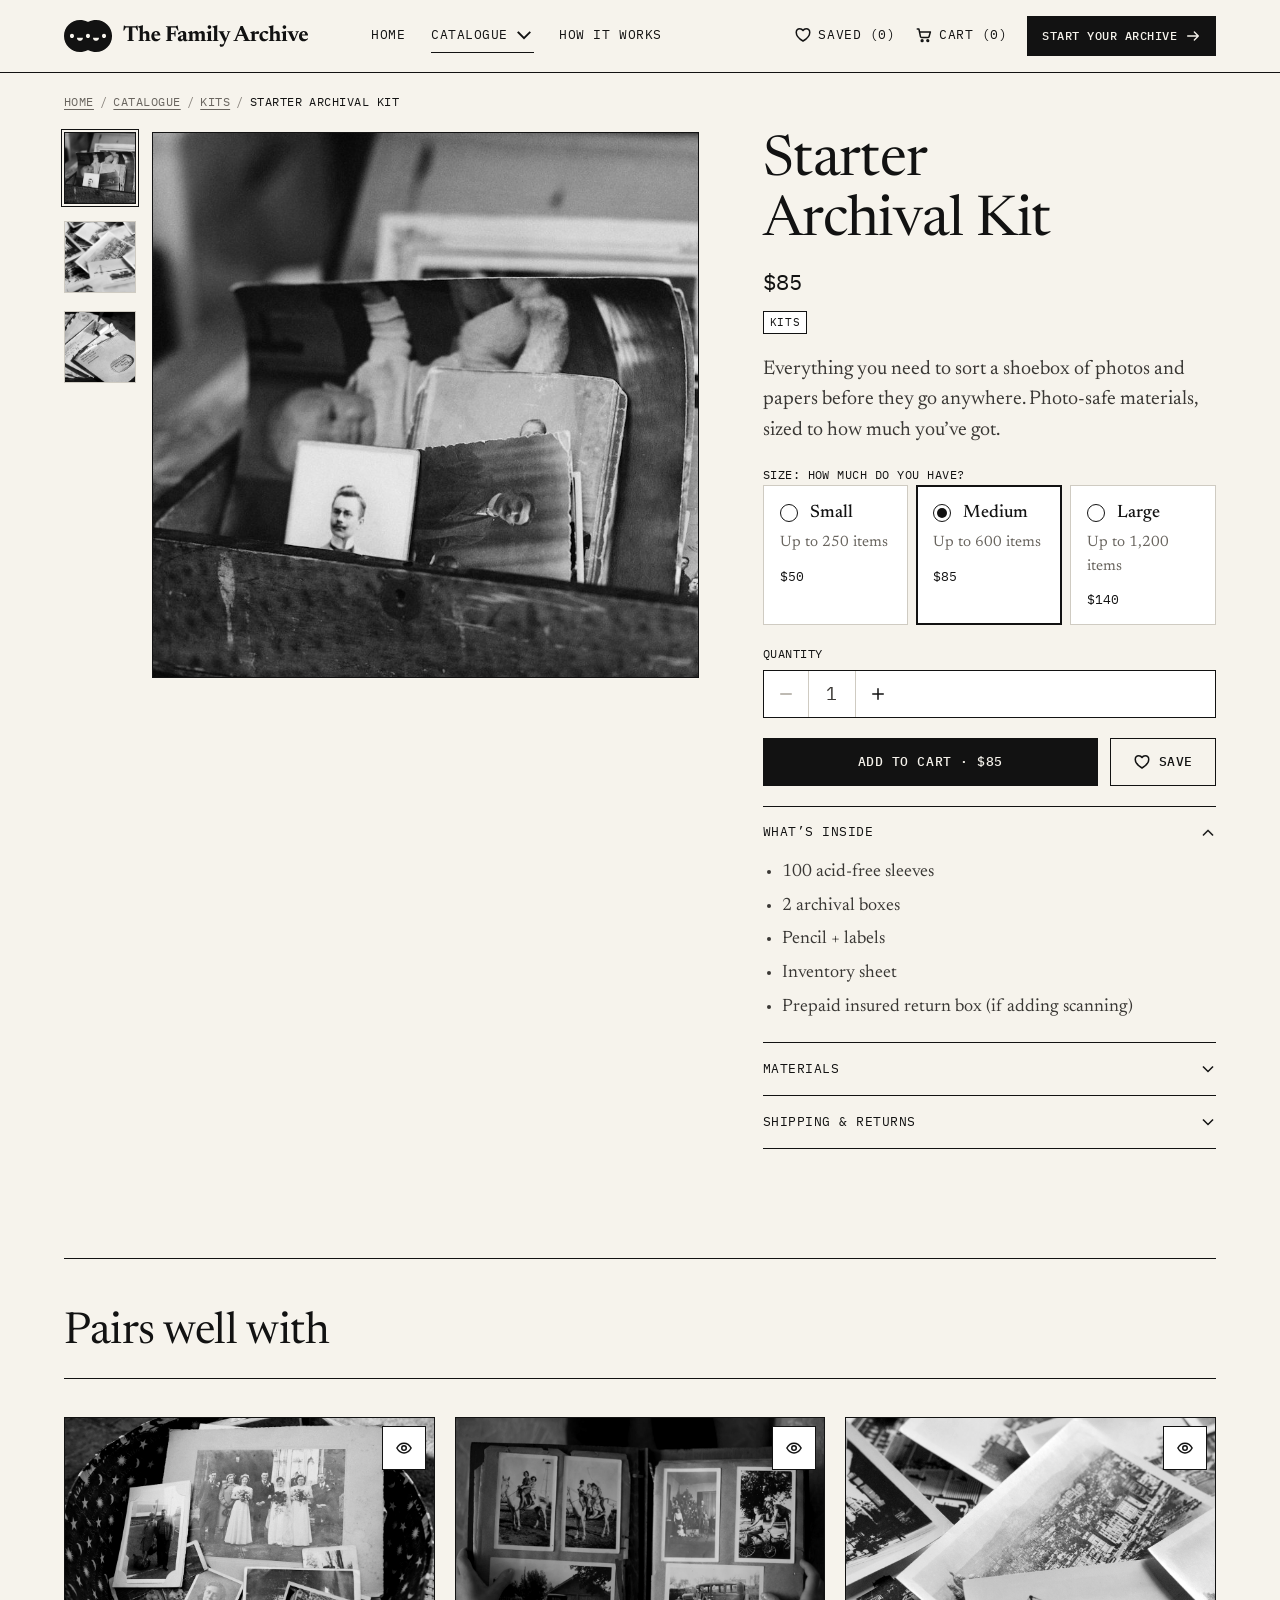
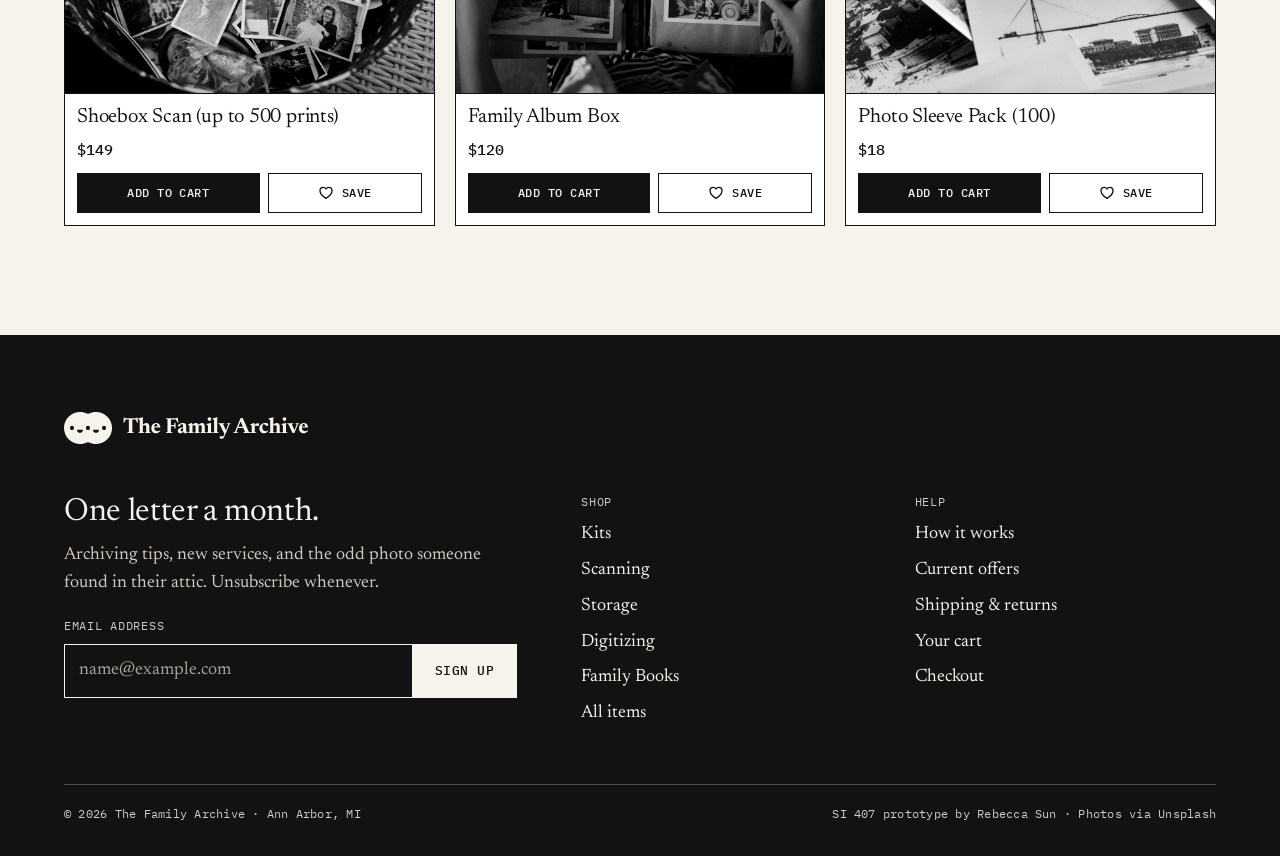
<file: product.html>
<!doctype html>
<html lang="en">
<head>
<meta charset="utf-8">
<meta name="viewport" content="width=device-width, initial-scale=1">
<title>The Family Archive</title>
<meta name="description" content="Prices, sizes, what&rsquo;s included, and shipping for kits, storage, and scanning services.">
<link rel="icon" type="image/svg+xml" href="assets/logo-mark.svg">
<link rel="preconnect" href="https://fonts.googleapis.com">
<link rel="preconnect" href="https://fonts.gstatic.com" crossorigin>
<link rel="stylesheet" href="https://fonts.googleapis.com/css2?family=IBM+Plex+Mono:wght@400;500&family=Newsreader:opsz,wght@6..72,400;6..72,500&display=swap">
<link rel="stylesheet" href="css/styles.css">
<script src="js/catalog.js" defer></script>
<script src="js/main.js" defer></script>
<script src="js/product.js" defer></script>
</head>
<body>
<svg class="sprite" aria-hidden="true" focusable="false" width="0" height="0"><defs><symbol id="i-cart" viewBox="0 0 24 24" fill="none" stroke="currentColor" stroke-width="2" stroke-linecap="round" stroke-linejoin="round"><path d="M3 4H5.2L7.3 14.2C7.45 14.9 8.05 15.4 8.8 15.4H17.2C17.9 15.4 18.5 14.95 18.7 14.3L20.5 8H6.2"/><path d="M9.5 20.7C10.1627 20.7 10.7 20.1627 10.7 19.5C10.7 18.8372 10.1627 18.3 9.5 18.3C8.83726 18.3 8.3 18.8372 8.3 19.5C8.3 20.1627 8.83726 20.7 9.5 20.7Z"/><path d="M17 20.7C17.6627 20.7 18.2 20.1627 18.2 19.5C18.2 18.8372 17.6627 18.3 17 18.3C16.3373 18.3 15.8 18.8372 15.8 19.5C15.8 20.1627 16.3373 20.7 17 20.7Z"/></symbol><symbol id="i-search" viewBox="0 0 24 24" fill="none" stroke="currentColor" stroke-width="2" stroke-linecap="round" stroke-linejoin="round"><path d="M11 17.5C14.5899 17.5 17.5 14.5899 17.5 11C17.5 7.41015 14.5899 4.5 11 4.5C7.41015 4.5 4.5 7.41015 4.5 11C4.5 14.5899 7.41015 17.5 11 17.5Z"/><path d="M16 16L20.5 20.5"/></symbol><symbol id="i-eye" viewBox="0 0 24 24" fill="none" stroke="currentColor" stroke-width="2" stroke-linecap="round" stroke-linejoin="round"><path d="M2.5 12C2.5 12 6 5.5 12 5.5C18 5.5 21.5 12 21.5 12C21.5 12 18 18.5 12 18.5C6 18.5 2.5 12 2.5 12Z"/><path d="M12 15C13.6569 15 15 13.6569 15 12C15 10.3431 13.6569 9 12 9C10.3431 9 9 10.3431 9 12C9 13.6569 10.3431 15 12 15Z"/></symbol><symbol id="i-filter" viewBox="0 0 24 24" fill="none" stroke="currentColor" stroke-width="2" stroke-linecap="round" stroke-linejoin="round"><path d="M4 7H13M19 7H20M4 17H7M13 17H20"/><path d="M16 9.2C17.215 9.2 18.2 8.21508 18.2 7C18.2 5.78502 17.215 4.8 16 4.8C14.785 4.8 13.8 5.78502 13.8 7C13.8 8.21508 14.785 9.2 16 9.2Z"/><path d="M10 19.2C11.215 19.2 12.2 18.2151 12.2 17C12.2 15.785 11.215 14.8 10 14.8C8.78498 14.8 7.8 15.785 7.8 17C7.8 18.2151 8.78498 19.2 10 19.2Z"/></symbol><symbol id="i-heart" viewBox="0 0 24 24" fill="none" stroke="currentColor" stroke-width="2" stroke-linecap="round" stroke-linejoin="round"><path d="M12 20C12 20 3 14.5 3 8.5C3 5.5 5.2 3.5 7.8 3.5C9.6 3.5 11.1 4.5 12 6C12.9 4.5 14.4 3.5 16.2 3.5C18.8 3.5 21 5.5 21 8.5C21 14.5 12 20 12 20Z"/></symbol><symbol id="i-heart-filled" viewBox="0 0 24 24" fill="none" stroke="currentColor" stroke-width="2" stroke-linecap="round" stroke-linejoin="round"><path fill="currentColor" d="M12 20C12 20 3 14.5 3 8.5C3 5.5 5.2 3.5 7.8 3.5C9.6 3.5 11.1 4.5 12 6C12.9 4.5 14.4 3.5 16.2 3.5C18.8 3.5 21 5.5 21 8.5C21 14.5 12 20 12 20Z"/></symbol><symbol id="i-plus" viewBox="0 0 24 24" fill="none" stroke="currentColor" stroke-width="2" stroke-linecap="round" stroke-linejoin="round"><path d="M12 5V19M5 12H19"/></symbol><symbol id="i-minus" viewBox="0 0 24 24" fill="none" stroke="currentColor" stroke-width="2" stroke-linecap="round" stroke-linejoin="round"><path d="M5 12H19"/></symbol><symbol id="i-check" viewBox="0 0 24 24" fill="none" stroke="currentColor" stroke-width="2" stroke-linecap="round" stroke-linejoin="round"><path d="M4 12L9 17L20 6"/></symbol><symbol id="i-arrow-right" viewBox="0 0 24 24" fill="none" stroke="currentColor" stroke-width="2" stroke-linecap="round" stroke-linejoin="round"><path d="M4 12H20M14 18L20 12L14 6"/></symbol><symbol id="i-close" viewBox="0 0 24 24" fill="none" stroke="currentColor" stroke-width="2" stroke-linecap="round" stroke-linejoin="round"><path d="M6.34 6.34L17.66 17.66M17.66 6.34L6.34 17.66"/></symbol><symbol id="i-chevron-down" viewBox="0 0 16 16" fill="none" stroke="currentColor" stroke-width="1.5" stroke-linecap="square"><path d="M3.5 6L8 10.5L12.5 6"/></symbol><symbol id="i-menu" viewBox="0 0 24 24" fill="none" stroke="currentColor" stroke-width="2" stroke-linecap="round" stroke-linejoin="round"><path d="M4 7H20M4 12H20M4 17H20"/></symbol></defs></svg>
<a class="skip-link" href="#main">Skip to content</a>
<header class="site-header">
  <div class="container site-header__inner">
    <a class="logo" href="index.html" aria-label="The Family Archive"><svg class="logo__full" width="245" height="32" viewBox="0 0 245 32" aria-hidden="true" focusable="false"><path fill="currentColor" d="M32.0566 0C40.8932 5.56635e-05 48.0566 7.16348 48.0566 16C48.0566 24.8365 40.8932 31.9999 32.0566 32C29.3542 32 26.8086 31.3294 24.5762 30.1465C24.3778 30.2123 24.1763 30.2471 23.9717 30.2471C23.7909 30.2471 23.6124 30.2204 23.4365 30.1689C21.2146 31.3375 18.6848 32 16 32C7.16344 32 0 24.8366 0 16C0 7.16344 7.16344 0 16 0C18.6847 0 21.2147 0.661629 23.4365 1.83008C23.6124 1.77862 23.791 1.75293 23.9717 1.75293C24.1762 1.75293 24.3779 1.78682 24.5762 1.85254C26.8085 0.669774 29.3544 0 32.0566 0ZM12.9473 17.8662C12.9473 18.2595 13.0243 18.6493 13.1748 19.0127C13.3253 19.3761 13.5461 19.7062 13.8242 19.9844C14.1025 20.2626 14.4333 20.4832 14.7969 20.6338C15.1604 20.7844 15.5499 20.8623 15.9434 20.8623C16.3368 20.8623 16.7263 20.7843 17.0898 20.6338C17.4534 20.4832 17.7843 20.2626 18.0625 19.9844C18.3406 19.7062 18.5614 19.3761 18.7119 19.0127C18.8624 18.6493 18.9394 18.2595 18.9395 17.8662H12.9473ZM29.0039 17.8662C29.004 18.2595 29.0809 18.6493 29.2314 19.0127C29.382 19.3761 29.6028 19.7062 29.8809 19.9844C30.1591 20.2626 30.49 20.4832 30.8535 20.6338C31.217 20.7844 31.6065 20.8623 32 20.8623C32.3935 20.8623 32.783 20.7844 33.1465 20.6338C33.51 20.4832 33.8409 20.2626 34.1191 19.9844C34.3972 19.7062 34.618 19.3761 34.7686 19.0127C34.9191 18.6493 34.996 18.2595 34.9961 17.8662H29.0039ZM7.97168 13.8516C6.84769 13.8516 5.93664 14.7627 5.93652 15.8867C5.93652 17.0108 6.84762 17.9218 7.97168 17.9219C9.09576 17.9219 10.0068 17.0108 10.0068 15.8867C10.0067 14.7627 9.0957 13.8516 7.97168 13.8516ZM23.9717 13.8516C22.8477 13.8516 21.9366 14.7627 21.9365 15.8867C21.9365 17.0108 22.8476 17.9218 23.9717 17.9219C25.0958 17.9219 26.0068 17.0108 26.0068 15.8867C26.0067 14.7627 25.0957 13.8516 23.9717 13.8516ZM40.0283 13.8516C38.9043 13.8516 37.9933 14.7627 37.9932 15.8867C37.9932 17.0108 38.9042 17.9219 40.0283 17.9219C41.1524 17.9218 42.0635 17.0108 42.0635 15.8867C42.0634 14.7627 41.1523 13.8516 40.0283 13.8516Z"/><path fill="currentColor" d="M64.874 6.887H68.35V19.889L69.967 20.527V21H63.268V20.527L64.874 19.889V6.887ZM72.365 7.503H60.595L61.992 7.129L60.023 10.693L59.352 10.561L59.836 5.38H60.221L62.135 6.447L60.848 6.183H72.112L71.21 6.447L73.113 5.38H73.498L73.982 10.561L73.322 10.693L71.353 7.129L72.365 7.503ZM81.0498 20.56L82.2158 20.065V14.763C82.2158 14.4257 82.1572 14.1507 82.0398 13.938C81.9225 13.718 81.7465 13.5567 81.5118 13.454C81.2772 13.3513 80.9765 13.3 80.6098 13.3C80.1698 13.3 79.7665 13.366 79.3998 13.498C79.0405 13.6227 78.7508 13.784 78.5308 13.982L78.1018 13.542C78.5785 13.0213 79.0075 12.5997 79.3888 12.277C79.7702 11.9543 80.1258 11.705 80.4558 11.529C80.7858 11.353 81.1122 11.232 81.4348 11.166C81.7575 11.1 82.0948 11.067 82.4468 11.067C83.4222 11.067 84.1445 11.364 84.6138 11.958C85.0832 12.5447 85.3178 13.4503 85.3178 14.675V19.999L86.6708 20.56V21H81.0498V20.56ZM80.1808 21H74.4168V20.56L75.7478 19.999V8.174C75.6305 8.02733 75.4948 7.89167 75.3408 7.767C75.1942 7.635 75.0182 7.50667 74.8128 7.382C74.6075 7.25733 74.3618 7.12533 74.0758 6.986V6.513L78.6848 5.27H79.0258L78.8498 7.734V19.999L80.1808 20.56V21ZM92.2061 11.067C93.0567 11.067 93.7791 11.2467 94.3731 11.606C94.9744 11.958 95.4437 12.4677 95.7811 13.135C96.1257 13.8023 96.3347 14.6053 96.4081 15.544H89.4341L89.4451 14.62L94.9671 14.334L93.4931 14.928C93.4637 14.2973 93.3904 13.773 93.2731 13.355C93.1557 12.937 92.9871 12.6253 92.7671 12.42C92.5471 12.2073 92.2721 12.101 91.9421 12.101C91.6047 12.101 91.3041 12.2037 91.0401 12.409C90.7761 12.607 90.5671 12.948 90.4131 13.432C90.2591 13.9087 90.1821 14.5723 90.1821 15.423C90.1821 16.2223 90.3214 16.9007 90.6001 17.458C90.8787 18.008 91.2711 18.426 91.7771 18.712C92.2904 18.998 92.8881 19.141 93.5701 19.141C93.8854 19.141 94.1787 19.1153 94.4501 19.064C94.7287 19.0053 95.0037 18.91 95.2751 18.778C95.5464 18.646 95.8214 18.4773 96.1001 18.272L96.4631 18.789C96.0597 19.2877 95.6307 19.7277 95.1761 20.109C94.7287 20.483 94.2521 20.7727 93.7461 20.978C93.2401 21.1833 92.6974 21.286 92.1181 21.286C91.1427 21.286 90.2921 21.0733 89.5661 20.648C88.8401 20.2153 88.2754 19.625 87.8721 18.877C87.4687 18.129 87.2671 17.282 87.2671 16.336C87.2671 15.3827 87.4577 14.5063 87.8391 13.707C88.2204 12.9077 88.7777 12.2697 89.5111 11.793C90.2517 11.309 91.1501 11.067 92.2061 11.067ZM111.615 10.704L111.571 13.641L111.615 16.567H110.592L110.262 14.301L105.257 14.279V12.992L110.262 12.97L110.592 10.704H111.615ZM113.287 5.446H113.595L114.508 10.506L113.892 10.649L111.461 6.997L112.715 7.503H105.037V6.183H111.923L113.287 5.446ZM106.951 6.183V19.9L108.557 20.527V21H101.869V20.527L103.475 19.9V7.294L101.869 6.656V6.183H106.951ZM119.582 14.95L119.637 15.885C119.029 16.0317 118.534 16.1857 118.152 16.347C117.778 16.5083 117.485 16.677 117.272 16.853C117.067 17.029 116.928 17.216 116.854 17.414C116.781 17.612 116.744 17.8283 116.744 18.063C116.744 18.5397 116.847 18.888 117.052 19.108C117.258 19.3207 117.525 19.427 117.855 19.427C118.09 19.427 118.299 19.3647 118.482 19.24C118.673 19.1153 118.823 18.9503 118.933 18.745C119.043 18.5323 119.098 18.2977 119.098 18.041V13.773C119.098 13.3403 118.977 12.9957 118.735 12.739C118.493 12.4823 118.112 12.354 117.591 12.354C117.371 12.354 117.144 12.376 116.909 12.42C116.675 12.464 116.462 12.5227 116.271 12.596L116.656 11.859C116.605 12.2843 116.55 12.6327 116.491 12.904C116.44 13.1753 116.385 13.3917 116.326 13.553C116.268 13.707 116.194 13.8317 116.106 13.927C115.989 14.059 115.824 14.169 115.611 14.257C115.399 14.345 115.171 14.389 114.929 14.389C114.607 14.389 114.357 14.3303 114.181 14.213C114.005 14.0883 113.917 13.916 113.917 13.696C113.917 13.388 114.057 13.08 114.335 12.772C114.621 12.464 115.003 12.1853 115.479 11.936C115.956 11.6793 116.488 11.4777 117.074 11.331C117.668 11.177 118.277 11.1 118.9 11.1C119.751 11.1 120.415 11.2283 120.891 11.485C121.375 11.7417 121.713 12.101 121.903 12.563C122.101 13.0177 122.2 13.5493 122.2 14.158V18.976C122.2 19.1593 122.226 19.3133 122.277 19.438C122.329 19.5627 122.406 19.6543 122.508 19.713C122.611 19.7717 122.739 19.801 122.893 19.801C123.033 19.801 123.187 19.779 123.355 19.735C123.524 19.6837 123.696 19.603 123.872 19.493V20.175C123.476 20.5197 123.055 20.791 122.607 20.989C122.167 21.187 121.746 21.286 121.342 21.286C120.844 21.286 120.437 21.1907 120.121 21C119.813 20.802 119.586 20.5307 119.439 20.186C119.293 19.834 119.212 19.427 119.197 18.965L119.307 18.932C119.168 19.4527 118.959 19.889 118.68 20.241C118.409 20.593 118.086 20.8533 117.712 21.022C117.338 21.198 116.924 21.286 116.469 21.286C115.67 21.286 115.017 21.0733 114.511 20.648C114.013 20.2227 113.763 19.5847 113.763 18.734C113.763 18.3307 113.844 17.964 114.005 17.634C114.174 17.2967 114.467 16.9777 114.885 16.677C115.311 16.3763 115.901 16.0867 116.656 15.808C117.419 15.5293 118.394 15.2433 119.582 14.95ZM128.501 13.311V20.065L129.546 20.56V21H124.068V20.56L125.399 19.999V13.773C125.23 13.5457 125.036 13.355 124.816 13.201C124.596 13.0397 124.314 12.8857 123.969 12.739V12.343L127.632 11.056H127.973L128.501 13.311ZM134.639 14.268V20.065L135.684 20.56V21H130.492V20.56L131.537 20.065V14.576C131.537 14.2607 131.482 14.0077 131.372 13.817C131.262 13.619 131.097 13.476 130.877 13.388C130.657 13.2927 130.386 13.245 130.063 13.245C129.674 13.245 129.311 13.3 128.974 13.41C128.637 13.52 128.365 13.6703 128.16 13.861L127.753 13.421C128.208 12.9297 128.615 12.53 128.974 12.222C129.341 11.914 129.682 11.6793 129.997 11.518C130.312 11.3493 130.624 11.232 130.932 11.166C131.24 11.1 131.563 11.067 131.9 11.067C132.531 11.067 133.048 11.1953 133.451 11.452C133.854 11.7087 134.151 12.0753 134.342 12.552C134.54 13.0287 134.639 13.6007 134.639 14.268ZM140.777 14.477V19.999L142.13 20.56V21H136.641V20.56L137.686 20.065V14.576C137.686 14.2607 137.627 14.0077 137.51 13.817C137.4 13.619 137.235 13.476 137.015 13.388C136.795 13.2927 136.524 13.245 136.201 13.245C135.812 13.245 135.449 13.3 135.112 13.41C134.782 13.52 134.511 13.6703 134.298 13.861L133.902 13.421C134.349 12.9297 134.753 12.53 135.112 12.222C135.479 11.914 135.82 11.6793 136.135 11.518C136.458 11.3493 136.769 11.232 137.07 11.166C137.378 11.1 137.701 11.067 138.038 11.067C138.984 11.067 139.677 11.3567 140.117 11.936C140.557 12.508 140.777 13.355 140.777 14.477ZM145.442 8.878C144.907 8.878 144.474 8.70567 144.144 8.361C143.814 8.009 143.649 7.57633 143.649 7.063C143.649 6.54967 143.814 6.12433 144.144 5.787C144.474 5.44233 144.907 5.27 145.442 5.27C145.992 5.27 146.428 5.44233 146.751 5.787C147.081 6.12433 147.246 6.54967 147.246 7.063C147.246 7.57633 147.081 8.009 146.751 8.361C146.428 8.70567 145.992 8.878 145.442 8.878ZM147.158 11.056L147.048 13.355V19.999L148.379 20.56V21H142.604V20.56L143.935 19.999V13.597C143.832 13.4577 143.708 13.3293 143.561 13.212C143.414 13.0873 143.253 12.97 143.077 12.86C142.901 12.7427 142.71 12.6363 142.505 12.541V12.123L146.696 11.056H147.158ZM153.204 19.999L154.546 20.56V21H148.771V20.56L150.102 19.999V8.163C149.984 8.01633 149.849 7.88067 149.695 7.756C149.548 7.624 149.372 7.49567 149.167 7.371C148.961 7.24633 148.716 7.11433 148.43 6.975V6.513L153.039 5.27H153.391L153.204 7.613V19.999ZM162.194 18.855L160.687 22.419L155.704 12.387L154.406 11.837V11.353H160.379V11.848L159.147 12.266L162.194 18.855ZM157.299 26.775C156.822 26.775 156.426 26.643 156.111 26.379C155.803 26.1223 155.649 25.7667 155.649 25.312C155.649 25.0627 155.7 24.85 155.803 24.674C155.905 24.498 156.03 24.3623 156.177 24.267C156.323 24.1717 156.463 24.124 156.595 24.124C156.719 24.124 156.848 24.1533 156.98 24.212C157.119 24.2707 157.28 24.3293 157.464 24.388C157.647 24.454 157.867 24.487 158.124 24.487C158.373 24.487 158.597 24.4467 158.795 24.366C159 24.2927 159.191 24.146 159.367 23.926C159.55 23.7133 159.741 23.398 159.939 22.98L161.193 20.285L161.754 18.91L164.119 12.222L162.964 11.848V11.353H166.55V11.848L165.472 12.244L161.039 23.09C160.628 24.0873 160.239 24.85 159.873 25.378C159.506 25.9133 159.121 26.28 158.718 26.478C158.314 26.676 157.841 26.775 157.299 26.775ZM173.22 16.083V14.807H180.7V16.083H173.22ZM184.726 19.867L186.354 20.527V21H179.182V20.527L180.997 19.889L176.311 8.801L176.795 8.779L172.373 19.889L174.1 20.527V21H169.216V20.527L170.899 19.889L176.575 6.106H178.753L184.726 19.867ZM193.887 11.177C194.349 11.177 194.679 11.3053 194.877 11.562C195.083 11.8187 195.185 12.1303 195.185 12.497C195.185 13.0103 195.024 13.399 194.701 13.663C194.379 13.9197 194.019 14.048 193.623 14.048C193.323 14.048 193.073 14.0187 192.875 13.96C192.685 13.894 192.501 13.828 192.325 13.762C192.157 13.696 191.955 13.663 191.72 13.663C191.552 13.663 191.383 13.685 191.214 13.729C191.053 13.773 190.892 13.8353 190.73 13.916C190.576 13.9967 190.426 14.103 190.279 14.235L190.048 13.663C190.444 13.223 190.818 12.849 191.17 12.541C191.522 12.2257 191.852 11.969 192.16 11.771C192.476 11.5657 192.776 11.4153 193.062 11.32C193.348 11.2247 193.623 11.177 193.887 11.177ZM190.796 13.289V19.955L192.314 20.56V21H186.363V20.56L187.694 19.999V13.773C187.577 13.6117 187.449 13.476 187.309 13.366C187.17 13.2487 187.012 13.1387 186.836 13.036C186.668 12.9333 186.477 12.8343 186.264 12.739V12.343L190.18 11.056H190.532L190.796 13.289ZM201.346 11.067C202.072 11.067 202.651 11.144 203.084 11.298C203.524 11.4447 203.843 11.639 204.041 11.881C204.239 12.1157 204.338 12.3687 204.338 12.64C204.338 12.8967 204.275 13.124 204.151 13.322C204.026 13.52 203.857 13.674 203.645 13.784C203.439 13.894 203.212 13.949 202.963 13.949C202.721 13.949 202.497 13.8903 202.292 13.773C202.094 13.6557 201.903 13.509 201.72 13.333C201.544 13.157 201.368 12.9847 201.192 12.816C201.023 12.64 200.851 12.4933 200.675 12.376C200.499 12.2587 200.315 12.2 200.125 12.2C199.809 12.2 199.512 12.299 199.234 12.497C198.955 12.6877 198.731 12.992 198.563 13.41C198.394 13.828 198.31 14.3817 198.31 15.071C198.31 15.9803 198.442 16.7393 198.706 17.348C198.97 17.9493 199.344 18.4003 199.828 18.701C200.319 18.9943 200.895 19.141 201.555 19.141C202.017 19.141 202.442 19.075 202.831 18.943C203.219 18.811 203.615 18.5873 204.019 18.272L204.415 18.778C203.945 19.372 203.48 19.8523 203.018 20.219C202.556 20.5857 202.083 20.8533 201.599 21.022C201.122 21.198 200.631 21.286 200.125 21.286C199.171 21.286 198.339 21.077 197.628 20.659C196.924 20.2337 196.377 19.658 195.989 18.932C195.6 18.1987 195.406 17.37 195.406 16.446C195.406 15.698 195.538 14.9977 195.802 14.345C196.073 13.6923 196.465 13.1203 196.979 12.629C197.492 12.1377 198.115 11.7563 198.849 11.485C199.582 11.2063 200.414 11.067 201.346 11.067ZM211.479 20.56L212.645 20.065V14.763C212.645 14.4257 212.586 14.1507 212.469 13.938C212.352 13.718 212.176 13.5567 211.941 13.454C211.706 13.3513 211.406 13.3 211.039 13.3C210.599 13.3 210.196 13.366 209.829 13.498C209.47 13.6227 209.18 13.784 208.96 13.982L208.531 13.542C209.008 13.0213 209.437 12.5997 209.818 12.277C210.199 11.9543 210.555 11.705 210.885 11.529C211.215 11.353 211.541 11.232 211.864 11.166C212.187 11.1 212.524 11.067 212.876 11.067C213.851 11.067 214.574 11.364 215.043 11.958C215.512 12.5447 215.747 13.4503 215.747 14.675V19.999L217.1 20.56V21H211.479V20.56ZM210.61 21H204.846V20.56L206.177 19.999V8.174C206.06 8.02733 205.924 7.89167 205.77 7.767C205.623 7.635 205.447 7.50667 205.242 7.382C205.037 7.25733 204.791 7.12533 204.505 6.986V6.513L209.114 5.27H209.455L209.279 7.734V19.999L210.61 20.56V21ZM220.424 8.878C219.889 8.878 219.456 8.70567 219.126 8.361C218.796 8.009 218.631 7.57633 218.631 7.063C218.631 6.54967 218.796 6.12433 219.126 5.787C219.456 5.44233 219.889 5.27 220.424 5.27C220.974 5.27 221.41 5.44233 221.733 5.787C222.063 6.12433 222.228 6.54967 222.228 7.063C222.228 7.57633 222.063 8.009 221.733 8.361C221.41 8.70567 220.974 8.878 220.424 8.878ZM222.14 11.056L222.03 13.355V19.999L223.361 20.56V21H217.586V20.56L218.917 19.999V13.597C218.814 13.4577 218.69 13.3293 218.543 13.212C218.396 13.0873 218.235 12.97 218.059 12.86C217.883 12.7427 217.692 12.6363 217.487 12.541V12.123L221.678 11.056H222.14ZM234.017 12.288L230.376 21.077H228.55L224.491 12.376L223.193 11.837V11.353H229.122V11.848L227.89 12.266L230.915 19.141L230.134 19.174L232.741 12.277L231.52 11.848V11.353H235.106V11.848L234.017 12.288ZM239.898 11.067C240.749 11.067 241.471 11.2467 242.065 11.606C242.667 11.958 243.136 12.4677 243.473 13.135C243.818 13.8023 244.027 14.6053 244.1 15.544H237.126L237.137 14.62L242.659 14.334L241.185 14.928C241.156 14.2973 241.083 13.773 240.965 13.355C240.848 12.937 240.679 12.6253 240.459 12.42C240.239 12.2073 239.964 12.101 239.634 12.101C239.297 12.101 238.996 12.2037 238.732 12.409C238.468 12.607 238.259 12.948 238.105 13.432C237.951 13.9087 237.874 14.5723 237.874 15.423C237.874 16.2223 238.014 16.9007 238.292 17.458C238.571 18.008 238.963 18.426 239.469 18.712C239.983 18.998 240.58 19.141 241.262 19.141C241.578 19.141 241.871 19.1153 242.142 19.064C242.421 19.0053 242.696 18.91 242.967 18.778C243.239 18.646 243.514 18.4773 243.792 18.272L244.155 18.789C243.752 19.2877 243.323 19.7277 242.868 20.109C242.421 20.483 241.944 20.7727 241.438 20.978C240.932 21.1833 240.39 21.286 239.81 21.286C238.835 21.286 237.984 21.0733 237.258 20.648C236.532 20.2153 235.968 19.625 235.564 18.877C235.161 18.129 234.959 17.282 234.959 16.336C234.959 15.3827 235.15 14.5063 235.531 13.707C235.913 12.9077 236.47 12.2697 237.203 11.793C237.944 11.309 238.842 11.067 239.898 11.067Z"/></svg><svg class="logo__mark" width="49" height="32" viewBox="0 0 49 32" aria-hidden="true" focusable="false"><path fill="currentColor" d="M32.0566 0C40.8932 5.56635e-05 48.0566 7.16348 48.0566 16C48.0566 24.8365 40.8932 31.9999 32.0566 32C29.3542 32 26.8086 31.3294 24.5762 30.1465C24.3778 30.2123 24.1763 30.2471 23.9717 30.2471C23.7909 30.2471 23.6124 30.2204 23.4365 30.1689C21.2146 31.3375 18.6848 32 16 32C7.16344 32 0 24.8366 0 16C0 7.16344 7.16344 0 16 0C18.6847 0 21.2147 0.661629 23.4365 1.83008C23.6124 1.77862 23.791 1.75293 23.9717 1.75293C24.1762 1.75293 24.3779 1.78682 24.5762 1.85254C26.8085 0.669774 29.3544 0 32.0566 0ZM12.9473 17.8662C12.9473 18.2595 13.0243 18.6493 13.1748 19.0127C13.3253 19.3761 13.5461 19.7062 13.8242 19.9844C14.1025 20.2626 14.4333 20.4832 14.7969 20.6338C15.1604 20.7844 15.5499 20.8623 15.9434 20.8623C16.3368 20.8623 16.7263 20.7843 17.0898 20.6338C17.4534 20.4832 17.7843 20.2626 18.0625 19.9844C18.3406 19.7062 18.5614 19.3761 18.7119 19.0127C18.8624 18.6493 18.9394 18.2595 18.9395 17.8662H12.9473ZM29.0039 17.8662C29.004 18.2595 29.0809 18.6493 29.2314 19.0127C29.382 19.3761 29.6028 19.7062 29.8809 19.9844C30.1591 20.2626 30.49 20.4832 30.8535 20.6338C31.217 20.7844 31.6065 20.8623 32 20.8623C32.3935 20.8623 32.783 20.7844 33.1465 20.6338C33.51 20.4832 33.8409 20.2626 34.1191 19.9844C34.3972 19.7062 34.618 19.3761 34.7686 19.0127C34.9191 18.6493 34.996 18.2595 34.9961 17.8662H29.0039ZM7.97168 13.8516C6.84769 13.8516 5.93664 14.7627 5.93652 15.8867C5.93652 17.0108 6.84762 17.9218 7.97168 17.9219C9.09576 17.9219 10.0068 17.0108 10.0068 15.8867C10.0067 14.7627 9.0957 13.8516 7.97168 13.8516ZM23.9717 13.8516C22.8477 13.8516 21.9366 14.7627 21.9365 15.8867C21.9365 17.0108 22.8476 17.9218 23.9717 17.9219C25.0958 17.9219 26.0068 17.0108 26.0068 15.8867C26.0067 14.7627 25.0957 13.8516 23.9717 13.8516ZM40.0283 13.8516C38.9043 13.8516 37.9933 14.7627 37.9932 15.8867C37.9932 17.0108 38.9042 17.9219 40.0283 17.9219C41.1524 17.9218 42.0635 17.0108 42.0635 15.8867C42.0634 14.7627 41.1523 13.8516 40.0283 13.8516Z"/></svg></a>
    <nav class="nav-primary" aria-label="Primary"><ul class="nav-links"><li><a href="index.html">Home</a></li><li class="nav-menu" data-nav-menu><button class="nav-menu__btn is-current" type="button" aria-expanded="false" aria-controls="catalogue-menu">Catalogue<svg class="icon nav-menu__chev" aria-hidden="true" focusable="false"><use href="#i-chevron-down"/></svg></button><div id="catalogue-menu" class="nav-menu__panel"><div class="nav-menu__cols"><div class="menu-group"><p class="menu-group__head" id="menu-products">Products</p><ul aria-labelledby="menu-products"><li><a class="menu-item" href="catalogue.html?cat=kits"><span class="menu-item__name">Kits</span><span class="menu-item__desc">Sleeves, boxes and labels to sort at home</span></a></li><li><a class="menu-item" href="catalogue.html?cat=storage"><span class="menu-item__name">Storage</span><span class="menu-item__desc">Archival boxes, albums and binders</span></a></li></ul></div><div class="menu-group"><p class="menu-group__head" id="menu-services">Services</p><ul aria-labelledby="menu-services"><li><a class="menu-item" href="catalogue.html?cat=scanning"><span class="menu-item__name">Scanning</span><span class="menu-item__desc">Send prints, slides and negatives to us</span></a></li><li><a class="menu-item" href="catalogue.html?cat=digitizing"><span class="menu-item__name">Digitizing</span><span class="menu-item__desc">Home movies, tapes and letters</span></a></li><li><a class="menu-item" href="catalogue.html?cat=family-books"><span class="menu-item__name">Family Books</span><span class="menu-item__desc">Printed books made from your archive</span></a></li></ul></div></div><a class="menu-all" href="catalogue.html">See the whole catalogue<svg class="icon" aria-hidden="true" focusable="false"><use href="#i-arrow-right"/></svg></a></div></li><li><a href="index.html#how-it-works">How it works</a></li></ul></nav>
    <div class="nav-actions">
      <a class="nav-link nav-saved" href="cart.html#saved"><svg class="icon" aria-hidden="true" focusable="false"><use href="#i-heart"/></svg><span>Saved (<span data-saved-count>0</span>)</span></a>
      <a class="nav-link nav-cart--desk" href="cart.html" data-cart-label><span class="bump" data-cart-bump><svg class="icon" aria-hidden="true" focusable="false"><use href="#i-cart"/></svg><span>Cart (<span data-cart-count>0</span>)</span></span></a>
      <a class="btn btn--primary btn--sm nav-cta" href="product.html?item=starter-archival-kit">Start your archive<svg class="icon" aria-hidden="true" focusable="false"><use href="#i-arrow-right"/></svg></a>
      <a class="icon-btn nav-cart--mob" href="cart.html" data-cart-label data-tip="Cart"><span class="bump" data-cart-bump><svg class="icon" aria-hidden="true" focusable="false"><use href="#i-cart"/></svg><span class="count-badge" data-cart-count>0</span></span></a>
      <button class="icon-btn nav-toggle" type="button" aria-expanded="false" aria-controls="nav-drawer"><svg class="icon nav-toggle__open" aria-hidden="true" focusable="false"><use href="#i-menu"/></svg><svg class="icon nav-toggle__close" aria-hidden="true" focusable="false"><use href="#i-close"/></svg><span class="nav-toggle__label">Menu</span></button>
    </div>
  </div>
  <div id="nav-drawer" class="nav-drawer" hidden>
    <nav class="container" aria-label="Mobile">
      <ul class="drawer-list"><li><a href="index.html">Home</a></li><li class="drawer-disc"><button class="drawer-disc__btn is-current" type="button" aria-expanded="false" aria-controls="drawer-catalogue">Catalogue<svg class="icon drawer-disc__chev" aria-hidden="true" focusable="false"><use href="#i-chevron-down"/></svg></button><div id="drawer-catalogue" class="drawer-disc__panel" hidden><div class="menu-group"><p class="menu-group__head" id="drawer-products">Products</p><ul aria-labelledby="drawer-products"><li><a class="menu-item" href="catalogue.html?cat=kits"><span class="menu-item__name">Kits</span><span class="menu-item__desc">Sleeves, boxes and labels to sort at home</span></a></li><li><a class="menu-item" href="catalogue.html?cat=storage"><span class="menu-item__name">Storage</span><span class="menu-item__desc">Archival boxes, albums and binders</span></a></li></ul></div><div class="menu-group"><p class="menu-group__head" id="drawer-services">Services</p><ul aria-labelledby="drawer-services"><li><a class="menu-item" href="catalogue.html?cat=scanning"><span class="menu-item__name">Scanning</span><span class="menu-item__desc">Send prints, slides and negatives to us</span></a></li><li><a class="menu-item" href="catalogue.html?cat=digitizing"><span class="menu-item__name">Digitizing</span><span class="menu-item__desc">Home movies, tapes and letters</span></a></li><li><a class="menu-item" href="catalogue.html?cat=family-books"><span class="menu-item__name">Family Books</span><span class="menu-item__desc">Printed books made from your archive</span></a></li></ul></div><a class="menu-all" href="catalogue.html">See the whole catalogue<svg class="icon" aria-hidden="true" focusable="false"><use href="#i-arrow-right"/></svg></a></div></li><li><a href="index.html#how-it-works">How it works</a></li><li><a href="cart.html#saved"><span class="drawer-list__label"><svg class="icon" aria-hidden="true" focusable="false"><use href="#i-heart"/></svg><span>Saved (<span data-saved-count>0</span>)</span></span></a></li><li><a href="cart.html" data-cart-label><span class="drawer-list__label"><svg class="icon" aria-hidden="true" focusable="false"><use href="#i-cart"/></svg><span>Cart (<span data-cart-count>0</span>)</span></span></a></li></ul>
      <div class="nav-drawer__foot">
        <a class="btn btn--primary btn--block" href="product.html?item=starter-archival-kit">Start your archive<svg class="icon" aria-hidden="true" focusable="false"><use href="#i-arrow-right"/></svg></a>
      </div>
    </nav>
  </div>
</header>
<div id="fa-live" class="sr-only" aria-live="polite" aria-atomic="true"></div>
<main id="main" tabindex="-1">
<div class="container">
  <nav class="breadcrumb" aria-label="Breadcrumb"><ol id="crumbs"><li><a href="index.html">Home</a></li><li><a href="catalogue.html">Catalogue</a></li></ol></nav>
  <div id="pdp-root"><p class="page-head">Loading item&hellip;</p></div>
</div>
</main>
<footer class="site-footer inverse">
  <div class="container">
    <a class="logo footer-logo" href="index.html" aria-label="The Family Archive"><svg class="logo__full" width="245" height="32" viewBox="0 0 245 32" aria-hidden="true" focusable="false"><path fill="currentColor" d="M32.0566 0C40.8932 5.56635e-05 48.0566 7.16348 48.0566 16C48.0566 24.8365 40.8932 31.9999 32.0566 32C29.3542 32 26.8086 31.3294 24.5762 30.1465C24.3778 30.2123 24.1763 30.2471 23.9717 30.2471C23.7909 30.2471 23.6124 30.2204 23.4365 30.1689C21.2146 31.3375 18.6848 32 16 32C7.16344 32 0 24.8366 0 16C0 7.16344 7.16344 0 16 0C18.6847 0 21.2147 0.661629 23.4365 1.83008C23.6124 1.77862 23.791 1.75293 23.9717 1.75293C24.1762 1.75293 24.3779 1.78682 24.5762 1.85254C26.8085 0.669774 29.3544 0 32.0566 0ZM12.9473 17.8662C12.9473 18.2595 13.0243 18.6493 13.1748 19.0127C13.3253 19.3761 13.5461 19.7062 13.8242 19.9844C14.1025 20.2626 14.4333 20.4832 14.7969 20.6338C15.1604 20.7844 15.5499 20.8623 15.9434 20.8623C16.3368 20.8623 16.7263 20.7843 17.0898 20.6338C17.4534 20.4832 17.7843 20.2626 18.0625 19.9844C18.3406 19.7062 18.5614 19.3761 18.7119 19.0127C18.8624 18.6493 18.9394 18.2595 18.9395 17.8662H12.9473ZM29.0039 17.8662C29.004 18.2595 29.0809 18.6493 29.2314 19.0127C29.382 19.3761 29.6028 19.7062 29.8809 19.9844C30.1591 20.2626 30.49 20.4832 30.8535 20.6338C31.217 20.7844 31.6065 20.8623 32 20.8623C32.3935 20.8623 32.783 20.7844 33.1465 20.6338C33.51 20.4832 33.8409 20.2626 34.1191 19.9844C34.3972 19.7062 34.618 19.3761 34.7686 19.0127C34.9191 18.6493 34.996 18.2595 34.9961 17.8662H29.0039ZM7.97168 13.8516C6.84769 13.8516 5.93664 14.7627 5.93652 15.8867C5.93652 17.0108 6.84762 17.9218 7.97168 17.9219C9.09576 17.9219 10.0068 17.0108 10.0068 15.8867C10.0067 14.7627 9.0957 13.8516 7.97168 13.8516ZM23.9717 13.8516C22.8477 13.8516 21.9366 14.7627 21.9365 15.8867C21.9365 17.0108 22.8476 17.9218 23.9717 17.9219C25.0958 17.9219 26.0068 17.0108 26.0068 15.8867C26.0067 14.7627 25.0957 13.8516 23.9717 13.8516ZM40.0283 13.8516C38.9043 13.8516 37.9933 14.7627 37.9932 15.8867C37.9932 17.0108 38.9042 17.9219 40.0283 17.9219C41.1524 17.9218 42.0635 17.0108 42.0635 15.8867C42.0634 14.7627 41.1523 13.8516 40.0283 13.8516Z"/><path fill="currentColor" d="M64.874 6.887H68.35V19.889L69.967 20.527V21H63.268V20.527L64.874 19.889V6.887ZM72.365 7.503H60.595L61.992 7.129L60.023 10.693L59.352 10.561L59.836 5.38H60.221L62.135 6.447L60.848 6.183H72.112L71.21 6.447L73.113 5.38H73.498L73.982 10.561L73.322 10.693L71.353 7.129L72.365 7.503ZM81.0498 20.56L82.2158 20.065V14.763C82.2158 14.4257 82.1572 14.1507 82.0398 13.938C81.9225 13.718 81.7465 13.5567 81.5118 13.454C81.2772 13.3513 80.9765 13.3 80.6098 13.3C80.1698 13.3 79.7665 13.366 79.3998 13.498C79.0405 13.6227 78.7508 13.784 78.5308 13.982L78.1018 13.542C78.5785 13.0213 79.0075 12.5997 79.3888 12.277C79.7702 11.9543 80.1258 11.705 80.4558 11.529C80.7858 11.353 81.1122 11.232 81.4348 11.166C81.7575 11.1 82.0948 11.067 82.4468 11.067C83.4222 11.067 84.1445 11.364 84.6138 11.958C85.0832 12.5447 85.3178 13.4503 85.3178 14.675V19.999L86.6708 20.56V21H81.0498V20.56ZM80.1808 21H74.4168V20.56L75.7478 19.999V8.174C75.6305 8.02733 75.4948 7.89167 75.3408 7.767C75.1942 7.635 75.0182 7.50667 74.8128 7.382C74.6075 7.25733 74.3618 7.12533 74.0758 6.986V6.513L78.6848 5.27H79.0258L78.8498 7.734V19.999L80.1808 20.56V21ZM92.2061 11.067C93.0567 11.067 93.7791 11.2467 94.3731 11.606C94.9744 11.958 95.4437 12.4677 95.7811 13.135C96.1257 13.8023 96.3347 14.6053 96.4081 15.544H89.4341L89.4451 14.62L94.9671 14.334L93.4931 14.928C93.4637 14.2973 93.3904 13.773 93.2731 13.355C93.1557 12.937 92.9871 12.6253 92.7671 12.42C92.5471 12.2073 92.2721 12.101 91.9421 12.101C91.6047 12.101 91.3041 12.2037 91.0401 12.409C90.7761 12.607 90.5671 12.948 90.4131 13.432C90.2591 13.9087 90.1821 14.5723 90.1821 15.423C90.1821 16.2223 90.3214 16.9007 90.6001 17.458C90.8787 18.008 91.2711 18.426 91.7771 18.712C92.2904 18.998 92.8881 19.141 93.5701 19.141C93.8854 19.141 94.1787 19.1153 94.4501 19.064C94.7287 19.0053 95.0037 18.91 95.2751 18.778C95.5464 18.646 95.8214 18.4773 96.1001 18.272L96.4631 18.789C96.0597 19.2877 95.6307 19.7277 95.1761 20.109C94.7287 20.483 94.2521 20.7727 93.7461 20.978C93.2401 21.1833 92.6974 21.286 92.1181 21.286C91.1427 21.286 90.2921 21.0733 89.5661 20.648C88.8401 20.2153 88.2754 19.625 87.8721 18.877C87.4687 18.129 87.2671 17.282 87.2671 16.336C87.2671 15.3827 87.4577 14.5063 87.8391 13.707C88.2204 12.9077 88.7777 12.2697 89.5111 11.793C90.2517 11.309 91.1501 11.067 92.2061 11.067ZM111.615 10.704L111.571 13.641L111.615 16.567H110.592L110.262 14.301L105.257 14.279V12.992L110.262 12.97L110.592 10.704H111.615ZM113.287 5.446H113.595L114.508 10.506L113.892 10.649L111.461 6.997L112.715 7.503H105.037V6.183H111.923L113.287 5.446ZM106.951 6.183V19.9L108.557 20.527V21H101.869V20.527L103.475 19.9V7.294L101.869 6.656V6.183H106.951ZM119.582 14.95L119.637 15.885C119.029 16.0317 118.534 16.1857 118.152 16.347C117.778 16.5083 117.485 16.677 117.272 16.853C117.067 17.029 116.928 17.216 116.854 17.414C116.781 17.612 116.744 17.8283 116.744 18.063C116.744 18.5397 116.847 18.888 117.052 19.108C117.258 19.3207 117.525 19.427 117.855 19.427C118.09 19.427 118.299 19.3647 118.482 19.24C118.673 19.1153 118.823 18.9503 118.933 18.745C119.043 18.5323 119.098 18.2977 119.098 18.041V13.773C119.098 13.3403 118.977 12.9957 118.735 12.739C118.493 12.4823 118.112 12.354 117.591 12.354C117.371 12.354 117.144 12.376 116.909 12.42C116.675 12.464 116.462 12.5227 116.271 12.596L116.656 11.859C116.605 12.2843 116.55 12.6327 116.491 12.904C116.44 13.1753 116.385 13.3917 116.326 13.553C116.268 13.707 116.194 13.8317 116.106 13.927C115.989 14.059 115.824 14.169 115.611 14.257C115.399 14.345 115.171 14.389 114.929 14.389C114.607 14.389 114.357 14.3303 114.181 14.213C114.005 14.0883 113.917 13.916 113.917 13.696C113.917 13.388 114.057 13.08 114.335 12.772C114.621 12.464 115.003 12.1853 115.479 11.936C115.956 11.6793 116.488 11.4777 117.074 11.331C117.668 11.177 118.277 11.1 118.9 11.1C119.751 11.1 120.415 11.2283 120.891 11.485C121.375 11.7417 121.713 12.101 121.903 12.563C122.101 13.0177 122.2 13.5493 122.2 14.158V18.976C122.2 19.1593 122.226 19.3133 122.277 19.438C122.329 19.5627 122.406 19.6543 122.508 19.713C122.611 19.7717 122.739 19.801 122.893 19.801C123.033 19.801 123.187 19.779 123.355 19.735C123.524 19.6837 123.696 19.603 123.872 19.493V20.175C123.476 20.5197 123.055 20.791 122.607 20.989C122.167 21.187 121.746 21.286 121.342 21.286C120.844 21.286 120.437 21.1907 120.121 21C119.813 20.802 119.586 20.5307 119.439 20.186C119.293 19.834 119.212 19.427 119.197 18.965L119.307 18.932C119.168 19.4527 118.959 19.889 118.68 20.241C118.409 20.593 118.086 20.8533 117.712 21.022C117.338 21.198 116.924 21.286 116.469 21.286C115.67 21.286 115.017 21.0733 114.511 20.648C114.013 20.2227 113.763 19.5847 113.763 18.734C113.763 18.3307 113.844 17.964 114.005 17.634C114.174 17.2967 114.467 16.9777 114.885 16.677C115.311 16.3763 115.901 16.0867 116.656 15.808C117.419 15.5293 118.394 15.2433 119.582 14.95ZM128.501 13.311V20.065L129.546 20.56V21H124.068V20.56L125.399 19.999V13.773C125.23 13.5457 125.036 13.355 124.816 13.201C124.596 13.0397 124.314 12.8857 123.969 12.739V12.343L127.632 11.056H127.973L128.501 13.311ZM134.639 14.268V20.065L135.684 20.56V21H130.492V20.56L131.537 20.065V14.576C131.537 14.2607 131.482 14.0077 131.372 13.817C131.262 13.619 131.097 13.476 130.877 13.388C130.657 13.2927 130.386 13.245 130.063 13.245C129.674 13.245 129.311 13.3 128.974 13.41C128.637 13.52 128.365 13.6703 128.16 13.861L127.753 13.421C128.208 12.9297 128.615 12.53 128.974 12.222C129.341 11.914 129.682 11.6793 129.997 11.518C130.312 11.3493 130.624 11.232 130.932 11.166C131.24 11.1 131.563 11.067 131.9 11.067C132.531 11.067 133.048 11.1953 133.451 11.452C133.854 11.7087 134.151 12.0753 134.342 12.552C134.54 13.0287 134.639 13.6007 134.639 14.268ZM140.777 14.477V19.999L142.13 20.56V21H136.641V20.56L137.686 20.065V14.576C137.686 14.2607 137.627 14.0077 137.51 13.817C137.4 13.619 137.235 13.476 137.015 13.388C136.795 13.2927 136.524 13.245 136.201 13.245C135.812 13.245 135.449 13.3 135.112 13.41C134.782 13.52 134.511 13.6703 134.298 13.861L133.902 13.421C134.349 12.9297 134.753 12.53 135.112 12.222C135.479 11.914 135.82 11.6793 136.135 11.518C136.458 11.3493 136.769 11.232 137.07 11.166C137.378 11.1 137.701 11.067 138.038 11.067C138.984 11.067 139.677 11.3567 140.117 11.936C140.557 12.508 140.777 13.355 140.777 14.477ZM145.442 8.878C144.907 8.878 144.474 8.70567 144.144 8.361C143.814 8.009 143.649 7.57633 143.649 7.063C143.649 6.54967 143.814 6.12433 144.144 5.787C144.474 5.44233 144.907 5.27 145.442 5.27C145.992 5.27 146.428 5.44233 146.751 5.787C147.081 6.12433 147.246 6.54967 147.246 7.063C147.246 7.57633 147.081 8.009 146.751 8.361C146.428 8.70567 145.992 8.878 145.442 8.878ZM147.158 11.056L147.048 13.355V19.999L148.379 20.56V21H142.604V20.56L143.935 19.999V13.597C143.832 13.4577 143.708 13.3293 143.561 13.212C143.414 13.0873 143.253 12.97 143.077 12.86C142.901 12.7427 142.71 12.6363 142.505 12.541V12.123L146.696 11.056H147.158ZM153.204 19.999L154.546 20.56V21H148.771V20.56L150.102 19.999V8.163C149.984 8.01633 149.849 7.88067 149.695 7.756C149.548 7.624 149.372 7.49567 149.167 7.371C148.961 7.24633 148.716 7.11433 148.43 6.975V6.513L153.039 5.27H153.391L153.204 7.613V19.999ZM162.194 18.855L160.687 22.419L155.704 12.387L154.406 11.837V11.353H160.379V11.848L159.147 12.266L162.194 18.855ZM157.299 26.775C156.822 26.775 156.426 26.643 156.111 26.379C155.803 26.1223 155.649 25.7667 155.649 25.312C155.649 25.0627 155.7 24.85 155.803 24.674C155.905 24.498 156.03 24.3623 156.177 24.267C156.323 24.1717 156.463 24.124 156.595 24.124C156.719 24.124 156.848 24.1533 156.98 24.212C157.119 24.2707 157.28 24.3293 157.464 24.388C157.647 24.454 157.867 24.487 158.124 24.487C158.373 24.487 158.597 24.4467 158.795 24.366C159 24.2927 159.191 24.146 159.367 23.926C159.55 23.7133 159.741 23.398 159.939 22.98L161.193 20.285L161.754 18.91L164.119 12.222L162.964 11.848V11.353H166.55V11.848L165.472 12.244L161.039 23.09C160.628 24.0873 160.239 24.85 159.873 25.378C159.506 25.9133 159.121 26.28 158.718 26.478C158.314 26.676 157.841 26.775 157.299 26.775ZM173.22 16.083V14.807H180.7V16.083H173.22ZM184.726 19.867L186.354 20.527V21H179.182V20.527L180.997 19.889L176.311 8.801L176.795 8.779L172.373 19.889L174.1 20.527V21H169.216V20.527L170.899 19.889L176.575 6.106H178.753L184.726 19.867ZM193.887 11.177C194.349 11.177 194.679 11.3053 194.877 11.562C195.083 11.8187 195.185 12.1303 195.185 12.497C195.185 13.0103 195.024 13.399 194.701 13.663C194.379 13.9197 194.019 14.048 193.623 14.048C193.323 14.048 193.073 14.0187 192.875 13.96C192.685 13.894 192.501 13.828 192.325 13.762C192.157 13.696 191.955 13.663 191.72 13.663C191.552 13.663 191.383 13.685 191.214 13.729C191.053 13.773 190.892 13.8353 190.73 13.916C190.576 13.9967 190.426 14.103 190.279 14.235L190.048 13.663C190.444 13.223 190.818 12.849 191.17 12.541C191.522 12.2257 191.852 11.969 192.16 11.771C192.476 11.5657 192.776 11.4153 193.062 11.32C193.348 11.2247 193.623 11.177 193.887 11.177ZM190.796 13.289V19.955L192.314 20.56V21H186.363V20.56L187.694 19.999V13.773C187.577 13.6117 187.449 13.476 187.309 13.366C187.17 13.2487 187.012 13.1387 186.836 13.036C186.668 12.9333 186.477 12.8343 186.264 12.739V12.343L190.18 11.056H190.532L190.796 13.289ZM201.346 11.067C202.072 11.067 202.651 11.144 203.084 11.298C203.524 11.4447 203.843 11.639 204.041 11.881C204.239 12.1157 204.338 12.3687 204.338 12.64C204.338 12.8967 204.275 13.124 204.151 13.322C204.026 13.52 203.857 13.674 203.645 13.784C203.439 13.894 203.212 13.949 202.963 13.949C202.721 13.949 202.497 13.8903 202.292 13.773C202.094 13.6557 201.903 13.509 201.72 13.333C201.544 13.157 201.368 12.9847 201.192 12.816C201.023 12.64 200.851 12.4933 200.675 12.376C200.499 12.2587 200.315 12.2 200.125 12.2C199.809 12.2 199.512 12.299 199.234 12.497C198.955 12.6877 198.731 12.992 198.563 13.41C198.394 13.828 198.31 14.3817 198.31 15.071C198.31 15.9803 198.442 16.7393 198.706 17.348C198.97 17.9493 199.344 18.4003 199.828 18.701C200.319 18.9943 200.895 19.141 201.555 19.141C202.017 19.141 202.442 19.075 202.831 18.943C203.219 18.811 203.615 18.5873 204.019 18.272L204.415 18.778C203.945 19.372 203.48 19.8523 203.018 20.219C202.556 20.5857 202.083 20.8533 201.599 21.022C201.122 21.198 200.631 21.286 200.125 21.286C199.171 21.286 198.339 21.077 197.628 20.659C196.924 20.2337 196.377 19.658 195.989 18.932C195.6 18.1987 195.406 17.37 195.406 16.446C195.406 15.698 195.538 14.9977 195.802 14.345C196.073 13.6923 196.465 13.1203 196.979 12.629C197.492 12.1377 198.115 11.7563 198.849 11.485C199.582 11.2063 200.414 11.067 201.346 11.067ZM211.479 20.56L212.645 20.065V14.763C212.645 14.4257 212.586 14.1507 212.469 13.938C212.352 13.718 212.176 13.5567 211.941 13.454C211.706 13.3513 211.406 13.3 211.039 13.3C210.599 13.3 210.196 13.366 209.829 13.498C209.47 13.6227 209.18 13.784 208.96 13.982L208.531 13.542C209.008 13.0213 209.437 12.5997 209.818 12.277C210.199 11.9543 210.555 11.705 210.885 11.529C211.215 11.353 211.541 11.232 211.864 11.166C212.187 11.1 212.524 11.067 212.876 11.067C213.851 11.067 214.574 11.364 215.043 11.958C215.512 12.5447 215.747 13.4503 215.747 14.675V19.999L217.1 20.56V21H211.479V20.56ZM210.61 21H204.846V20.56L206.177 19.999V8.174C206.06 8.02733 205.924 7.89167 205.77 7.767C205.623 7.635 205.447 7.50667 205.242 7.382C205.037 7.25733 204.791 7.12533 204.505 6.986V6.513L209.114 5.27H209.455L209.279 7.734V19.999L210.61 20.56V21ZM220.424 8.878C219.889 8.878 219.456 8.70567 219.126 8.361C218.796 8.009 218.631 7.57633 218.631 7.063C218.631 6.54967 218.796 6.12433 219.126 5.787C219.456 5.44233 219.889 5.27 220.424 5.27C220.974 5.27 221.41 5.44233 221.733 5.787C222.063 6.12433 222.228 6.54967 222.228 7.063C222.228 7.57633 222.063 8.009 221.733 8.361C221.41 8.70567 220.974 8.878 220.424 8.878ZM222.14 11.056L222.03 13.355V19.999L223.361 20.56V21H217.586V20.56L218.917 19.999V13.597C218.814 13.4577 218.69 13.3293 218.543 13.212C218.396 13.0873 218.235 12.97 218.059 12.86C217.883 12.7427 217.692 12.6363 217.487 12.541V12.123L221.678 11.056H222.14ZM234.017 12.288L230.376 21.077H228.55L224.491 12.376L223.193 11.837V11.353H229.122V11.848L227.89 12.266L230.915 19.141L230.134 19.174L232.741 12.277L231.52 11.848V11.353H235.106V11.848L234.017 12.288ZM239.898 11.067C240.749 11.067 241.471 11.2467 242.065 11.606C242.667 11.958 243.136 12.4677 243.473 13.135C243.818 13.8023 244.027 14.6053 244.1 15.544H237.126L237.137 14.62L242.659 14.334L241.185 14.928C241.156 14.2973 241.083 13.773 240.965 13.355C240.848 12.937 240.679 12.6253 240.459 12.42C240.239 12.2073 239.964 12.101 239.634 12.101C239.297 12.101 238.996 12.2037 238.732 12.409C238.468 12.607 238.259 12.948 238.105 13.432C237.951 13.9087 237.874 14.5723 237.874 15.423C237.874 16.2223 238.014 16.9007 238.292 17.458C238.571 18.008 238.963 18.426 239.469 18.712C239.983 18.998 240.58 19.141 241.262 19.141C241.578 19.141 241.871 19.1153 242.142 19.064C242.421 19.0053 242.696 18.91 242.967 18.778C243.239 18.646 243.514 18.4773 243.792 18.272L244.155 18.789C243.752 19.2877 243.323 19.7277 242.868 20.109C242.421 20.483 241.944 20.7727 241.438 20.978C240.932 21.1833 240.39 21.286 239.81 21.286C238.835 21.286 237.984 21.0733 237.258 20.648C236.532 20.2153 235.968 19.625 235.564 18.877C235.161 18.129 234.959 17.282 234.959 16.336C234.959 15.3827 235.15 14.5063 235.531 13.707C235.913 12.9077 236.47 12.2697 237.203 11.793C237.944 11.309 238.842 11.067 239.898 11.067Z"/></svg></a>
    <div class="footer-grid">
      <div class="newsletter">
        <h2>One letter a month.</h2>
        <p>Archiving tips, new services, and the odd photo someone found in their attic. Unsubscribe whenever.</p>
        <form id="newsletter" novalidate>
          <label for="newsletter-email">Email address</label>
          <div class="newsletter__row">
            <input id="newsletter-email" name="email" type="email" autocomplete="email" placeholder="name@example.com" aria-describedby="newsletter-error newsletter-ok">
            <button class="btn btn--primary" type="submit">Sign up</button>
          </div>
          <p id="newsletter-error" class="field-error" aria-live="polite"></p>
          <p id="newsletter-ok" class="field-ok" aria-live="polite"></p>
        </form>
      </div>
      <div class="footer-cols">
        <div><h3>Shop</h3><ul><li><a href="catalogue.html?cat=kits">Kits</a></li><li><a href="catalogue.html?cat=scanning">Scanning</a></li><li><a href="catalogue.html?cat=storage">Storage</a></li><li><a href="catalogue.html?cat=digitizing">Digitizing</a></li><li><a href="catalogue.html?cat=family-books">Family Books</a></li><li><a href="catalogue.html">All items</a></li></ul></div>
        <div><h3>Help</h3><ul><li><a href="index.html#how-it-works">How it works</a></li><li><a href="index.html#offers">Current offers</a></li><li><a href="product.html?item=starter-archival-kit#details">Shipping &amp; returns</a></li><li><a href="cart.html">Your cart</a></li><li><a href="checkout.html">Checkout</a></li></ul></div>
        
      </div>
    </div>
    <div class="footer-base">
      <span>&copy; 2026 The Family Archive &middot; Ann Arbor, MI</span>
      <span>SI 407 prototype by Rebecca Sun &middot; Photos via Unsplash</span>
    </div>
  </div>
</footer>
</body>
</html>
</file>
<file: css/styles.css>
/* ==========================================================================
   The Family Archive: Archival & Monochromatic
   Tokens match the shared Figma spec. Flat, square, hairline rules.
   ========================================================================== */

:root {
  /* Greyscale (neutral, slightly warm) */
  --grey-0: #FFFFFF;
  --grey-50: #F7F6F3;
  --grey-100: #EFEDE8;
  --grey-200: #E2DFD8;
  --grey-300: #CFCBC2;
  --grey-400: #A9A49A;
  --grey-500: #86817A;
  --grey-600: #69655F;
  --grey-700: #504D48;
  --grey-800: #393734;
  --grey-900: #222120;
  --grey-950: #121212;
  /* Paper */
  --paper-50: #F6F3EC;
  --paper-100: #EDE7DA;
  --paper-200: #E0D7C4;
  /* Red: errors + sold-out stamp only */
  --red-600: #B3261E;
  --red-50: #FBEAE8;

  /* Semantic */
  --bg-page: var(--paper-50);
  --bg-card: var(--grey-0);
  --bg-alt: var(--paper-100);
  --bg-inverse: var(--grey-950);
  --text-title: var(--grey-950);
  --text-body: var(--grey-800);
  --text-muted: var(--grey-600);
  --text-disabled: var(--grey-400);
  --text-inverse: var(--paper-50);
  --border: var(--grey-950);
  --rule: var(--grey-300);

  /* Type */
  --font-serif: "Newsreader", Georgia, "Times New Roman", serif;
  --font-mono: "IBM Plex Mono", ui-monospace, Menlo, Consolas, monospace;
  --fs-h1: clamp(2.25rem, 1.6rem + 2.6vw, 3.5rem);   /* 36 → 56 */
  --fs-h2: clamp(1.875rem, 1.5rem + 1.6vw, 2.75rem); /* 30 → 44 */
  --fs-h3: clamp(1.5rem, 1.3rem + 0.9vw, 2rem);      /* 24 → 32 */
  --fs-h4: clamp(1.25rem, 1.15rem + 0.35vw, 1.5rem); /* 20 → 24 */
  --fs-body: clamp(1.0625rem, 1.03rem + 0.12vw, 1.125rem); /* 17 → 18 */
  --fs-small: 0.9375rem; /* 15 */
  --fs-mono: 0.8125rem;
  --fs-mono-sm: 0.75rem;

  /* Layout */
  --gutter: 16px;
  --max: 1280px;
  --section-y: clamp(40px, 2rem + 6vw, 120px);
  --header-h: 64px;
}
@media (min-width: 600px) { :root { --gutter: 32px; } }
@media (min-width: 1200px) { :root { --gutter: 64px; --header-h: 72px; } }

/* ---------- reset / base ---------- */
*, *::before, *::after { box-sizing: border-box; }
html { -webkit-text-size-adjust: 100%; scroll-padding-top: calc(var(--header-h) + 16px); }
body {
  margin: 0;
  background: var(--bg-page);
  color: var(--text-body);
  font-family: var(--font-serif);
  font-size: var(--fs-body);
  line-height: 1.55;
  overflow-x: hidden;
}
body.drawer-open, body.sheet-open { overflow: hidden; }
img { display: block; max-width: 100%; height: auto; }
h1, h2, h3, h4 {
  font-family: var(--font-serif);
  font-weight: 400;
  color: var(--text-title);
  line-height: 1.08;
  letter-spacing: -0.01em;
  margin: 0;
  text-wrap: balance;
}
h1 { font-size: var(--fs-h1); }
h2 { font-size: var(--fs-h2); }
h3 { font-size: var(--fs-h3); line-height: 1.15; }
h4 { font-size: var(--fs-h4); line-height: 1.2; }
p { margin: 0; }
a { color: var(--text-title); text-underline-offset: 3px; text-decoration-thickness: 1px; }
a:hover { text-decoration-thickness: 2px; }
button, input, select, textarea { font: inherit; color: inherit; }
ul, ol { margin: 0; padding: 0; }
fieldset { border: 0; margin: 0; padding: 0; min-width: 0; }
legend { padding: 0; }
hr { border: 0; border-top: 1px solid var(--rule); margin: 0; }

:focus-visible { outline: 2px solid var(--grey-950); outline-offset: 2px; }
.inverse :focus-visible, .site-footer :focus-visible { outline-color: var(--paper-50); }

.sr-only {
  position: absolute !important; width: 1px; height: 1px; padding: 0; margin: -1px;
  overflow: hidden; clip: rect(0 0 0 0); white-space: nowrap; border: 0;
}
.skip-link {
  position: absolute; left: 8px; top: -100px; z-index: 100;
  background: var(--grey-950); color: var(--paper-50);
  padding: 12px 16px; font-family: var(--font-mono); font-size: var(--fs-mono);
  text-transform: uppercase; letter-spacing: 0.04em; text-decoration: none;
}
.skip-link:focus { top: 8px; }

.container { width: 100%; max-width: calc(var(--max) + var(--gutter) * 2); margin: 0 auto; padding: 0 var(--gutter); }
.section { padding: var(--section-y) 0; }
.section--alt { background: var(--bg-alt); }
.section--rule { border-top: 1px solid var(--border); }

/* ---------- type utilities ---------- */
.mono, .catno, .price, .tag {
  font-family: var(--font-mono);
  font-feature-settings: "zero" 0;
}
.lede { font-size: clamp(1.0625rem, 1rem + 0.3vw, 1.25rem); max-width: 38em; }
.muted { color: var(--text-muted); }
.catno { font-size: var(--fs-mono-sm); letter-spacing: 0.04em; color: var(--text-title); }
.price { font-size: 0.9375rem; color: var(--text-title); font-weight: 500; }

.section-head {
  display: flex; justify-content: space-between; align-items: flex-end; gap: 16px 32px; flex-wrap: wrap;
  border-bottom: 1px solid var(--border); padding-bottom: 20px; margin-bottom: clamp(24px, 3vw, 40px);
}
.section-head p { max-width: 34em; }

/* ---------- image frames ---------- */
.figure__frame {
  background: var(--grey-200); border: 1px solid var(--border); overflow: hidden; position: relative;
}
.figure__frame img, .card__media img, .thumb img, .line__img img {
  width: 100%; height: 100%; object-fit: cover;
  filter: grayscale(1) contrast(1.05);
}

/* ---------- buttons ---------- */
.btn {
  display: inline-flex; align-items: center; justify-content: center; gap: 8px;
  min-height: 48px; padding: 12px 22px;
  font-family: var(--font-mono); font-size: var(--fs-mono); font-weight: 500;
  text-transform: uppercase; letter-spacing: 0.04em; line-height: 1.2; text-align: center;
  border: 1px solid var(--grey-950); border-radius: 0; cursor: pointer; text-decoration: none;
  transition: background-color 0.15s ease, color 0.15s ease;
}
.btn--primary { background: var(--grey-950); color: var(--paper-50); }
.btn--primary:hover { background: var(--grey-700); border-color: var(--grey-700); }
.btn--secondary { background: transparent; color: var(--grey-950); }
.btn--secondary:hover { background: var(--paper-100); }
.btn--tertiary {
  background: none; border: 0; padding: 4px 0; min-height: 0; color: var(--grey-950);
  text-decoration: underline; text-underline-offset: 4px;
}
.btn--tertiary:hover { text-decoration-thickness: 2px; }
.btn--disabled, .btn:disabled { background: var(--grey-200); color: var(--grey-600); border-color: var(--grey-200); cursor: not-allowed; }
.btn--sm { min-height: 40px; padding: 8px 14px; font-size: var(--fs-mono-sm); }
.btn--block { width: 100%; }
.inverse .btn--primary { background: var(--paper-50); color: var(--grey-950); border-color: var(--paper-50); }
.inverse .btn--primary:hover { background: var(--grey-200); }
.btn-row { display: flex; flex-wrap: wrap; gap: 12px; }

.tag {
  display: inline-block; font-size: 0.6875rem; text-transform: uppercase; letter-spacing: 0.06em;
  border: 1px solid var(--border); padding: 2px 6px; color: var(--text-title); background: var(--bg-card);
}
.tag--solid { background: var(--grey-950); color: var(--paper-50); }

.stamp {
  position: absolute; top: 50%; left: 50%; transform: translate(-50%, -50%) rotate(-8deg);
  font-family: var(--font-mono); font-weight: 500; font-size: clamp(0.875rem, 0.8rem + 0.4vw, 1.125rem);
  text-transform: uppercase; letter-spacing: 0.12em; white-space: nowrap;
  color: var(--red-600); border: 2px solid var(--red-600); padding: 6px 14px; background: rgba(251, 234, 232, 0.92);
}

/* ---------- header ---------- */
.site-header {
  position: sticky; top: 0; z-index: 40;
  background: var(--bg-page); border-bottom: 1px solid var(--border);
}
.site-header__inner { display: flex; align-items: center; gap: 24px; min-height: var(--header-h); }
.logo {
  display: inline-flex; align-items: center; gap: 10px; text-decoration: none; color: var(--text-title); flex-shrink: 0;
}
.logo svg { display: block; height: 32px; width: auto; }
.logo__mark { display: none !important; }
@media (max-width: 599px) { .site-header .logo__full { display: none; } .site-header .logo__mark { display: block !important; } }
.footer-logo { margin-bottom: clamp(32px, 4vw, 56px); color: var(--paper-50); }
.nav-primary { display: none; align-self: stretch; margin-left: clamp(24px, 3vw, 48px); }
.nav-links { display: flex; align-items: stretch; height: 100%; list-style: none; gap: clamp(16px, 2vw, 28px); white-space: nowrap; }
.nav-links > li { display: flex; align-items: center; }
.nav-links a, .nav-link, .nav-menu__btn {
  font-family: var(--font-mono); font-size: var(--fs-mono); text-transform: uppercase; letter-spacing: 0.04em;
  text-decoration: none; color: var(--text-title); padding: 6px 0; border-bottom: 1px solid transparent;
}
.nav-links > li > a:hover, .nav-link:hover, .nav-menu__btn:hover, .nav-menu__btn[aria-expanded="true"],
.nav-links a[aria-current="page"], .nav-menu__btn.is-current { border-bottom-color: var(--border); }
.nav-actions { display: flex; align-items: center; gap: 8px; margin-left: auto; }
.nav-link { display: none; align-items: center; gap: 6px; white-space: nowrap; }
.nav-link .icon { width: 18px; height: 18px; }
.nav-toggle[aria-expanded="true"] .nav-toggle__open, .nav-toggle[aria-expanded="false"] .nav-toggle__close { display: none; }
.nav-cta { display: none; }

/* catalogue dropdown */
.nav-menu { position: relative; }
.nav-menu__btn { display: inline-flex; align-items: center; gap: 6px; background: none; border-top: 0; border-left: 0; border-right: 0; cursor: pointer; }
.nav-menu__chev { width: 14px; height: 14px; transition: transform 160ms ease; }
.nav-menu__btn[aria-expanded="true"] .nav-menu__chev { transform: rotate(180deg); }
.nav-menu__panel {
  position: absolute; top: 100%; left: -24px; z-index: 41; width: 620px;
  background: var(--bg-page); border: 1px solid var(--border); box-shadow: 0 10px 28px rgba(18, 18, 18, 0.08);
  white-space: normal;
  opacity: 0; visibility: hidden; transform: translateY(-6px);
  transition: opacity 160ms ease, transform 160ms ease, visibility 0s linear 160ms;
}
.nav-menu.is-open .nav-menu__panel { opacity: 1; visibility: visible; transform: none; transition: opacity 160ms ease, transform 160ms ease, visibility 0s; }
.nav-menu__cols { display: grid; grid-template-columns: 1fr 1fr; gap: 0 24px; padding: 20px 24px 16px; }
.menu-group__head {
  font-family: var(--font-mono); font-size: var(--fs-mono-sm); text-transform: uppercase; letter-spacing: 0.04em;
  color: var(--text-muted); padding-bottom: 8px; border-bottom: 1px solid var(--rule);
}
.menu-group ul { list-style: none; }
.nav-links .menu-item, .menu-item {
  display: block; padding: 12px 8px; margin: 0 -8px; border-bottom: 0;
  font-family: var(--font-serif); font-size: 1.125rem; text-transform: none; letter-spacing: 0; text-decoration: none; color: var(--text-title);
}
.menu-item:hover { background: var(--paper-100); }
.menu-item:hover .menu-item__name { text-decoration: underline; text-underline-offset: 3px; }
.menu-item__name { display: block; line-height: 1.25; }
.menu-item__desc { display: block; margin-top: 2px; font-size: var(--fs-small); line-height: 1.35; color: var(--text-muted); }
.nav-links .menu-all, .menu-all {
  display: flex; align-items: center; justify-content: space-between; gap: 8px;
  padding: 14px 24px; border-top: 1px solid var(--rule); border-bottom: 0;
  font-family: var(--font-mono); font-size: var(--fs-mono); text-transform: uppercase; letter-spacing: 0.04em; text-decoration: none; color: var(--text-title);
}
.menu-all .icon { width: 16px; height: 16px; transition: transform 160ms ease; }
.menu-all:hover { background: var(--paper-100); }
.menu-all:hover .icon { transform: translateX(3px); }
.icon-btn {
  display: inline-flex; align-items: center; justify-content: center; gap: 6px;
  min-width: 44px; min-height: 44px; padding: 0 10px;
  background: transparent; border: 1px solid var(--border); color: var(--text-title); cursor: pointer; text-decoration: none;
  font-family: var(--font-mono); font-size: var(--fs-mono-sm); text-transform: uppercase; letter-spacing: 0.04em;
}
.icon-btn:hover { background: var(--paper-100); }
.icon-btn svg { width: 18px; height: 18px; }
.count-badge {
  display: inline-flex; align-items: center; justify-content: center; min-width: 20px; height: 20px; padding: 0 5px;
  background: var(--grey-950); color: var(--paper-50); font-family: var(--font-mono); font-size: 0.6875rem;
}

.nav-drawer {
  position: fixed; inset: var(--header-h) 0 0 0; z-index: 39;
  background: var(--bg-page); overflow-y: auto; border-top: 1px solid var(--border);
}
.drawer-list { list-style: none; }
.drawer-list > li { border-bottom: 1px solid var(--rule); }
.drawer-list > li > a, .drawer-disc__btn {
  display: flex; width: 100%; justify-content: space-between; align-items: center; gap: 16px;
  padding: 18px 0; font-family: var(--font-serif); font-size: 1.75rem; line-height: 1.2; color: var(--text-title); text-decoration: none;
  background: none; border: 0; text-align: left; cursor: pointer;
}
.drawer-list > li > a[aria-current="page"], .drawer-disc__btn.is-current { text-decoration: underline; text-decoration-thickness: 1px; text-underline-offset: 6px; }
.drawer-list__label { display: inline-flex; align-items: center; gap: 12px; }
.drawer-list__label .icon { width: 22px; height: 22px; }
.drawer-disc__chev { width: 22px; height: 22px; flex-shrink: 0; transition: transform 160ms ease; }
.drawer-disc__btn[aria-expanded="true"] .drawer-disc__chev { transform: rotate(180deg); }
.drawer-disc__panel { padding: 0 0 16px; }
.drawer-disc__panel .menu-group { margin-top: 8px; }
.drawer-disc__panel .menu-group__head { border-bottom: 0; padding-bottom: 0; }
.drawer-disc__panel .menu-item { margin: 0; padding: 10px 0; border-bottom: 1px solid var(--rule); }
.drawer-disc__panel .menu-group li:last-child .menu-item { border-bottom: 0; }
.drawer-disc__panel .menu-item:hover { background: none; }
.drawer-disc__panel .menu-item__name { font-size: 1.25rem; }
.drawer-disc__panel .menu-all { padding: 14px 0 4px; border-top: 1px solid var(--rule); margin-top: 8px; }
.drawer-disc__panel .menu-all:hover { background: none; }
.nav-drawer__foot { display: grid; gap: 12px; padding: 24px 0 40px; }

@media (min-width: 900px) {
  .nav-primary { display: block; }
  .nav-actions { gap: 20px; }
  .nav-link { display: inline-flex; }
  .nav-cart--mob, .nav-toggle { display: none; }
  .nav-cta { display: inline-flex; }
  .nav-drawer { display: none !important; }
}
@media (min-width: 900px) and (max-width: 999px) { .nav-cta { display: none; } }
@media (min-width: 900px) and (max-width: 1199px) {
  .site-header .logo__full { display: none; } .site-header .logo__mark { display: block !important; }
  .nav-links { gap: 20px; } .nav-actions { gap: 16px; }
}
@media (prefers-reduced-motion: reduce) {
  .nav-menu__panel, .nav-menu.is-open .nav-menu__panel { transform: none; transition: none; }
}

/* ---------- footer ---------- */
.site-footer { background: var(--bg-inverse); color: var(--paper-50); padding: clamp(48px, 6vw, 96px) 0 32px; }
.site-footer a { color: var(--paper-50); }
.site-footer h2 { color: var(--paper-50); font-size: var(--fs-h3); }
.footer-grid { display: grid; gap: 40px; grid-template-columns: 1fr; }
.footer-cols { display: grid; gap: 32px; grid-template-columns: repeat(auto-fit, minmax(140px, 1fr)); }
.footer-cols h3 { font-family: var(--font-mono); font-size: var(--fs-mono-sm); text-transform: uppercase; letter-spacing: 0.06em; color: var(--grey-300); margin-bottom: 12px; font-weight: 400; }
.footer-cols ul { list-style: none; display: grid; gap: 8px; }
.footer-cols a { text-decoration: none; }
.footer-cols a:hover { text-decoration: underline; }
.newsletter p { color: var(--grey-300); margin: 12px 0 20px; max-width: 30em; }
.newsletter__row { display: flex; gap: 0; }
.newsletter__row input {
  flex: 1; min-width: 0; min-height: 48px; padding: 12px 14px; border-radius: 0;
  border: 1px solid var(--paper-50); border-right: 0; background: transparent; color: var(--paper-50);
}
.newsletter__row input::placeholder { color: var(--grey-400); }
.newsletter__row .btn { flex-shrink: 0; }
.newsletter .field-error { color: #F2B8B5; }
.newsletter .field-ok { color: var(--paper-50); font-family: var(--font-mono); font-size: var(--fs-mono); margin-top: 8px; }
.newsletter label { font-family: var(--font-mono); font-size: var(--fs-mono-sm); text-transform: uppercase; letter-spacing: 0.06em; color: var(--grey-300); display: block; margin-bottom: 8px; }
.footer-base {
  display: flex; flex-wrap: wrap; justify-content: space-between; gap: 12px;
  margin-top: 56px; padding-top: 20px; border-top: 1px solid var(--grey-700);
  font-family: var(--font-mono); font-size: var(--fs-mono-sm); color: var(--grey-300); letter-spacing: 0.02em;
}
@media (min-width: 900px) { .footer-grid { grid-template-columns: 5fr 7fr; gap: 64px; } }

/* ---------- cards (index cards) ---------- */
.card-grid { display: grid; gap: 12px; grid-template-columns: repeat(2, minmax(0, 1fr)); }
@media (min-width: 600px) { .card-grid { gap: 20px; grid-template-columns: repeat(auto-fill, minmax(240px, 1fr)); } }
.card {
  position: relative; display: flex; flex-direction: column;
  background: var(--bg-card); border: 1px solid var(--border);
}
.card__media { position: relative; aspect-ratio: 4 / 3; background: var(--grey-200); border-bottom: 1px solid var(--border); overflow: hidden; }
.card__body { padding: 12px 12px 8px; flex: 1; }
.card__badge { position: absolute; top: 8px; left: 8px; z-index: 2; display: flex; }
.card__badge .tag { background: var(--bg-card); }
.card__badge .tag--solid { background: var(--grey-950); }
.card__meta { margin-top: 8px; font-family: var(--font-mono); font-size: var(--fs-mono-sm); color: var(--text-muted); }
.card__meta .price { font-size: 0.9375rem; }
.card__title { font-size: clamp(1.0625rem, 1rem + 0.35vw, 1.375rem); line-height: 1.15; }
.card__link { text-decoration: none; color: inherit; }
.card__link::after { content: ""; position: absolute; inset: 0; z-index: 1; }
.card__link:focus-visible { outline: none; }
.card:has(.card__link:focus-visible) { outline: 2px solid var(--grey-950); outline-offset: 2px; }
.card:hover .card__title { text-decoration: underline; text-underline-offset: 3px; text-decoration-thickness: 1px; }
.card__foot { display: flex; flex-wrap: wrap; align-items: stretch; gap: 8px; padding: 4px 12px 12px; }
.card__add { flex: 1 1 auto; }
.card__save { flex: 1 0 auto; }
.card__quick { position: absolute; top: 8px; right: 8px; z-index: 2; background: var(--bg-card); }
.card__quick:hover { background: var(--paper-100); }
.card__foot .btn { position: relative; z-index: 2; }
.card--soldout .card__title, .card--soldout .price { color: var(--text-muted); }
@media (max-width: 599px) {
  .card__badge { top: 6px; left: 6px; }
  .card__badge .tag { font-size: 0.625rem; padding: 1px 4px; }
  .card__body { padding: 10px 8px 6px; }
  .card__foot { padding: 4px 8px 10px; }
  .card__foot { flex-direction: column; }
  .card__foot .btn { width: 100%; min-height: 40px; padding: 8px; }
  .card__quick { top: 6px; right: 6px; }
}

/* ---------- forms ---------- */
.field { display: grid; gap: 6px; }
.field label, .label {
  font-family: var(--font-mono); font-size: var(--fs-mono-sm); text-transform: uppercase; letter-spacing: 0.04em; color: var(--text-title);
}
.field .optional { color: var(--text-muted); text-transform: none; letter-spacing: 0; }
.input, .select {
  width: 100%; min-height: 48px; padding: 12px 14px;
  background: var(--bg-card); border: 1px solid var(--border); border-radius: 0; color: var(--text-title);
}
.input::placeholder { color: var(--grey-600); }
.input[aria-invalid="true"] { border-color: var(--red-600); box-shadow: inset 0 0 0 1px var(--red-600); background: var(--red-50); }
.select { appearance: none; padding-right: 44px; background-image: url("data:image/svg+xml,%3Csvg xmlns='http://www.w3.org/2000/svg' viewBox='0 0 16 16' fill='none' stroke='%23121212' stroke-width='1.5' stroke-linecap='square'%3E%3Cpath d='M3.5 6L8 10.5L12.5 6'/%3E%3C/svg%3E"); background-position: right 14px center; background-size: 16px 16px; background-repeat: no-repeat; }
.hint { font-size: var(--fs-small); color: var(--text-muted); }
.field-error { font-size: var(--fs-small); color: var(--red-600); min-height: 0; }
.field-error:empty { display: none; }
.form-grid { display: grid; gap: 16px; }
.form-row { display: grid; gap: 16px; grid-template-columns: 1fr; }
@media (min-width: 600px) {
  .form-row--2 { grid-template-columns: 1fr 1fr; }
  .form-row--3 { grid-template-columns: 2fr 1fr 1fr; }
}
.form-row--2m { grid-template-columns: 1fr 1fr; }

.check { display: flex; gap: 10px; align-items: flex-start; cursor: pointer; padding: 6px 0; }
.check input { appearance: none; flex-shrink: 0; width: 20px; height: 20px; margin: 2px 0 0; border: 1px solid var(--border); border-radius: 0; background: var(--bg-card); cursor: pointer; display: grid; place-content: center; }
.check input::before { content: ""; width: 10px; height: 10px; background: var(--grey-950); transform: scale(0); }
.check input:checked::before { transform: scale(1); }
.check input[type="radio"] { border-radius: 50%; }
.check input[type="radio"]::before { border-radius: 50%; }
.check .count { margin-left: auto; font-family: var(--font-mono); font-size: var(--fs-mono-sm); color: var(--text-muted); }

/* option cards (sizes, shipping methods) */
.options { display: grid; gap: 8px; }
.option { position: relative; display: block; cursor: pointer; }
.option input { position: absolute; opacity: 0; inset: 0; width: 100%; height: 100%; margin: 0; cursor: pointer; }
.option__box {
  display: grid; grid-template-columns: auto 1fr auto; gap: 4px 12px; align-items: center;
  padding: 14px 16px; background: var(--bg-card); border: 1px solid var(--rule);
}
.option__dot { width: 18px; height: 18px; border: 1px solid var(--border); border-radius: 50%; display: grid; place-content: center; grid-row: span 2; }
.option__name { font-weight: 500; color: var(--text-title); }
.option__detail { grid-column: 2; font-size: var(--fs-small); color: var(--text-muted); }
.option__price { font-family: var(--font-mono); font-size: var(--fs-mono); color: var(--text-title); grid-row: 1 / span 2; grid-column: 3; }
.option input:checked + .option__box { border-color: var(--border); box-shadow: inset 0 0 0 1px var(--border); }
.option input:checked + .option__box .option__dot::before { content: ""; width: 10px; height: 10px; border-radius: 50%; background: var(--grey-950); }
.option input:focus-visible + .option__box { outline: 2px solid var(--grey-950); outline-offset: 2px; }
.option:hover .option__box { border-color: var(--border); }
.options--3 { grid-template-columns: 1fr; }
@media (min-width: 600px) {
  .options--3 { grid-template-columns: repeat(3, 1fr); }
  .options--3 .option__box { grid-template-columns: auto 1fr; height: 100%; align-content: start; }
  .options--3 .option__dot { grid-row: auto; }
  .options--3 .option__detail { grid-column: 1 / -1; }
  .options--3 .option__price { grid-column: 1 / -1; grid-row: auto; margin-top: 8px; }
}

/* qty stepper */
.stepper { display: inline-flex; border: 1px solid var(--border); background: var(--bg-card); height: 48px; }
.stepper button { width: 44px; border: 0; background: transparent; cursor: pointer; font-family: var(--font-mono); font-size: 1.125rem; color: var(--text-title); }
.stepper button:hover { background: var(--paper-100); }
.stepper button:disabled { color: var(--text-disabled); cursor: not-allowed; background: transparent; }
.stepper input { width: 48px; border: 0; border-left: 1px solid var(--rule); border-right: 1px solid var(--rule); text-align: center; font-family: var(--font-mono); background: transparent; -moz-appearance: textfield; }
.stepper input::-webkit-outer-spin-button, .stepper input::-webkit-inner-spin-button { -webkit-appearance: none; margin: 0; }
.stepper--sm { height: 40px; }
.stepper--sm button { width: 36px; }
.stepper--sm input { width: 40px; }

/* accordion */
.accordion { border-top: 1px solid var(--border); }
.accordion__item { border-bottom: 1px solid var(--border); }
.accordion__trigger {
  width: 100%; display: flex; justify-content: space-between; align-items: center; gap: 16px;
  padding: 18px 0; background: none; border: 0; cursor: pointer; text-align: left;
  font-family: var(--font-mono); font-size: var(--fs-mono); text-transform: uppercase; letter-spacing: 0.04em; color: var(--text-title);
}
.accordion__trigger .sign { transition: transform 0.2s ease; }
.accordion__trigger[aria-expanded="true"] .sign { transform: rotate(180deg); }
.accordion__panel { padding: 0 0 20px; }
.accordion__panel ul { padding-left: 1.1em; display: grid; gap: 6px; }

/* ---------- breadcrumbs / page head ---------- */
.breadcrumb { padding: 20px 0 0; }
.breadcrumb ol { list-style: none; display: flex; flex-wrap: wrap; gap: 6px; font-family: var(--font-mono); font-size: var(--fs-mono-sm); text-transform: uppercase; letter-spacing: 0.04em; color: var(--text-muted); }
.breadcrumb li + li::before { content: "/"; margin-right: 6px; color: var(--grey-500); }
.breadcrumb a { color: var(--text-muted); }
.breadcrumb [aria-current] { color: var(--text-title); }
.page-head { padding: clamp(28px, 4vw, 64px) 0 clamp(20px, 3vw, 40px); }
.page-head h1 { margin-bottom: 12px; }

/* ==========================================================================
   HOME
   ========================================================================== */
.hero { padding: clamp(40px, 6vw, 88px) 0 var(--section-y); }
.hero__grid { display: grid; gap: 32px; align-items: end; }
.hero h1 { margin-bottom: 20px; max-width: 13em; }
.hero .lede { margin-bottom: 28px; }
.hero .figure__frame { aspect-ratio: 5 / 4; }
.hero__index {
  display: grid; grid-template-columns: repeat(2, 1fr); margin-top: clamp(32px, 4vw, 56px);
  border-top: 1px solid var(--border); border-left: 1px solid var(--border);
}
.hero__index div { padding: 14px 16px; border-right: 1px solid var(--border); border-bottom: 1px solid var(--border); }
.hero__index dt { font-family: var(--font-mono); font-size: var(--fs-mono-sm); text-transform: uppercase; letter-spacing: 0.04em; color: var(--text-muted); }
.hero__index dd { margin: 4px 0 0; font-family: var(--font-serif); font-size: 1.375rem; color: var(--text-title); }
@media (min-width: 900px) {
  .hero__grid { grid-template-columns: 6fr 5fr; gap: clamp(40px, 5vw, 80px); }
  .hero__index { grid-template-columns: repeat(4, 1fr); }
}

.steps { list-style: none; display: grid; grid-template-columns: 1fr; border-top: 1px solid var(--border); counter-reset: step; }
.step { padding: 24px 0; border-bottom: 1px solid var(--border); display: grid; grid-template-columns: 56px 1fr; gap: 4px 16px; }
.step__no { font-family: var(--font-mono); font-size: var(--fs-mono); color: var(--text-title); grid-row: span 2; border: 1px solid var(--border); height: 32px; display: grid; place-content: center; }
.step h3 { font-size: var(--fs-h4); }
.step p { color: var(--text-body); grid-column: 2; }
@media (min-width: 700px) { .steps { grid-template-columns: repeat(2, 1fr); } .step { padding: 28px 24px 28px 0; } }
@media (min-width: 1100px) {
  .steps { grid-template-columns: repeat(4, 1fr); border-bottom: 1px solid var(--border); }
  .step { border-bottom: 0; border-right: 1px solid var(--rule); padding: 32px 24px 40px; align-content: start; }
  .step:first-child { padding-left: 0; }
  .step:last-child { border-right: 0; }
}

.feature { display: grid; gap: 32px; align-items: start; }
.feature .figure__frame { aspect-ratio: 4 / 3; }
.feature h2 { margin-bottom: 16px; }
.ledger { list-style: none; border-top: 1px solid var(--border); margin: 28px 0; }
.ledger li { border-bottom: 1px solid var(--rule); }
.ledger a { display: grid; grid-template-columns: 1fr auto; gap: 12px; align-items: baseline; padding: 14px 0; text-decoration: none; color: var(--text-title); }
.ledger a:hover .ledger__name { text-decoration: underline; }
.ledger__name { font-weight: 500; }
@media (min-width: 900px) { .feature { grid-template-columns: 1fr 1fr; gap: clamp(40px, 6vw, 96px); align-items: center; } }

.offers { display: grid; gap: 16px; grid-template-columns: repeat(auto-fit, minmax(min(100%, 280px), 1fr)); }
.offer {
  position: relative; display: flex; flex-direction: column; gap: 12px;
  background: var(--bg-card); border: 1px solid var(--border); padding: 24px;
}
.offer h3 { font-size: var(--fs-h4); }
.offer .code { font-family: var(--font-mono); border: 1px dashed var(--border); padding: 2px 8px; color: var(--text-title); }
.offer .btn { margin-top: auto; align-self: flex-start; }
.offer--dark { background: var(--grey-950); color: var(--paper-50); }
.offer--dark h3 { color: var(--paper-50); }
.offer--dark .code { border-color: var(--paper-50); color: var(--paper-50); }

/* ==========================================================================
   CATALOGUE
   ========================================================================== */
.folder-tabs { display: flex; gap: 4px; overflow-x: auto; scrollbar-width: none; border-bottom: 1px solid var(--border); margin: 0 calc(var(--gutter) * -1); padding: 0 var(--gutter); }
.folder-tabs::-webkit-scrollbar { display: none; }
.folder-tab {
  flex-shrink: 0; position: relative; top: 1px;
  padding: 10px 16px 9px; background: var(--paper-100); border: 1px solid var(--rule); border-bottom-color: var(--border);
  font-family: var(--font-mono); font-size: var(--fs-mono-sm); text-transform: uppercase; letter-spacing: 0.04em; color: var(--text-title);
  cursor: pointer; white-space: nowrap;
}
.folder-tab:hover { background: var(--paper-200); }
.folder-tab[aria-pressed="true"] { background: var(--bg-card); border-color: var(--border); border-bottom-color: var(--bg-card); }
@media (min-width: 900px) { .folder-tabs { margin: 0; padding: 0; } }

.shop { display: grid; gap: 24px; padding: 24px 0 var(--section-y); }
.toolbar { display: flex; flex-wrap: wrap; justify-content: space-between; align-items: center; gap: 12px; }
.toolbar__count { font-family: var(--font-mono); font-size: var(--fs-mono); color: var(--text-title); }
.toolbar__mobile { display: grid; grid-template-columns: 1fr 1fr; gap: 8px; width: 100%; }
.toolbar__sort { display: none; align-items: center; gap: 10px; }
.toolbar__sort .select { width: auto; min-height: 40px; padding-top: 8px; padding-bottom: 8px; }
.search-row { display: flex; }
.search-row .input { border-right: 0; }
.chips { display: flex; flex-wrap: wrap; gap: 8px; }
.chip {
  display: inline-flex; align-items: center; gap: 8px; padding: 6px 10px; min-height: 36px;
  background: var(--bg-card); border: 1px solid var(--border); cursor: pointer;
  font-family: var(--font-mono); font-size: var(--fs-mono-sm); text-transform: uppercase; letter-spacing: 0.04em; color: var(--text-title);
}
.chip:hover { background: var(--paper-100); }
.empty { border: 1px dashed var(--border); background: var(--bg-card); padding: clamp(32px, 6vw, 64px) 24px; text-align: center; display: grid; gap: 12px; justify-items: center; }

/* filter panel: sidebar on desktop, bottom sheet on mobile */
.filters__head { display: flex; justify-content: space-between; align-items: center; gap: 12px; padding-bottom: 12px; border-bottom: 1px solid var(--border); }
.filters__head h2 { font-size: var(--fs-h4); }
.filter-group { padding: 16px 0; border-bottom: 1px solid var(--rule); }
.filter-group legend { font-family: var(--font-mono); font-size: var(--fs-mono-sm); text-transform: uppercase; letter-spacing: 0.06em; color: var(--text-title); margin-bottom: 8px; }
.filters__sort { display: block; }
.filters__foot { display: grid; grid-template-columns: 1fr 1fr; gap: 8px; padding-top: 16px; }
.sheet-backdrop { position: fixed; inset: 0; background: rgba(18, 18, 18, 0.5); z-index: 49; }

@media (max-width: 899px) {
  .filters {
    position: fixed; left: 0; right: 0; bottom: 0; z-index: 50;
    max-height: 85vh; max-height: 85dvh; overflow-y: auto;
    background: var(--bg-page); border-top: 1px solid var(--border);
    padding: 0 var(--gutter) 16px;
    transform: translateY(100%); visibility: hidden;
    transition: transform 0.25s ease, visibility 0s linear 0.25s;
  }
  .filters.is-open { transform: translateY(0); visibility: visible; transition: transform 0.25s ease; }
  .filters__head { position: sticky; top: 0; background: var(--bg-page); padding-top: 12px; z-index: 1; }
  .filters__head::before { content: ""; position: absolute; top: 4px; left: 50%; width: 40px; height: 3px; background: var(--grey-400); transform: translateX(-50%); }
  .filters__foot { position: sticky; bottom: -16px; background: var(--bg-page); padding-bottom: 16px; }
}
@media (min-width: 900px) {
  .shop { grid-template-columns: 240px minmax(0, 1fr); gap: 40px; align-items: start; }
  .filters { position: sticky; top: calc(var(--header-h) + 24px); }
  .filters__close, .filters__foot, .filters__sort, .sheet-backdrop { display: none !important; }
  .toolbar__mobile { display: none; }
  .toolbar__sort { display: flex; }
  .shop .card-grid { grid-template-columns: repeat(auto-fill, minmax(230px, 1fr)); }
}
@media (min-width: 1200px) { .shop .card-grid { grid-template-columns: repeat(3, minmax(0, 1fr)); } .shop { grid-template-columns: 264px minmax(0, 1fr); gap: 56px; } }

/* ==========================================================================
   PRODUCT
   ========================================================================== */
.pdp { display: grid; gap: 28px; padding: 20px 0 var(--section-y); }
.gallery { display: grid; gap: 8px; }
.gallery .figure__frame { aspect-ratio: 1 / 1; background: var(--bg-card); }
.thumbs { display: flex; gap: 8px; list-style: none; }
.thumb { width: 72px; height: 72px; padding: 0; border: 1px solid var(--rule); background: var(--grey-200); cursor: pointer; overflow: hidden; }
.thumb[aria-pressed="true"] { border-color: var(--border); box-shadow: inset 0 0 0 1px var(--border); outline: 1px solid var(--border); outline-offset: 2px; }
.pdp__info { display: grid; gap: 20px; align-content: start; }
.pdp__head { display: grid; gap: 12px; }
.pdp__meta { display: flex; flex-wrap: wrap; gap: 8px 12px; align-items: center; }
.pdp__price { font-family: var(--font-mono); font-size: 1.375rem; color: var(--text-title); }
.pdp__price small { font-size: var(--fs-mono-sm); color: var(--text-muted); margin-left: 8px; }
.buy-row { display: flex; flex-wrap: wrap; gap: 12px; align-items: flex-end; }
.buy-row .btn--primary, .buy-row .btn--disabled { flex: 1 1 200px; }
.buy-row .save-btn { flex: 0 1 auto; }
.added-msg { font-size: var(--fs-small); color: var(--text-title); border-left: 2px solid var(--border); padding-left: 10px; }
.added-msg:empty { display: none; }
.spec-list { display: grid; grid-template-columns: max-content 1fr; border-top: 1px solid var(--rule); margin: 0; }
.spec-list dt, .spec-list dd { padding: 10px 0; border-bottom: 1px solid var(--rule); margin: 0; }
.spec-list dt { font-family: var(--font-mono); font-size: var(--fs-mono-sm); text-transform: uppercase; letter-spacing: 0.04em; color: var(--text-muted); padding-right: 24px; }
.mobile-buy {
  position: fixed; left: 0; right: 0; bottom: 0; z-index: 30;
  display: flex; align-items: center; justify-content: space-between; gap: 12px;
  padding: 12px var(--gutter); background: var(--bg-page); border-top: 1px solid var(--border);
  transform: translateY(110%); transition: transform 0.2s ease;
}
.mobile-buy.is-visible { transform: translateY(0); }
.mobile-buy .btn { flex: 1; max-width: 240px; }
@media (min-width: 900px) {
  .pdp { grid-template-columns: minmax(0, 7fr) minmax(0, 5fr); gap: clamp(40px, 5vw, 80px); align-items: start; }
  .gallery { position: sticky; top: calc(var(--header-h) + 24px); grid-template-columns: 80px 1fr; }
  .gallery .figure { grid-column: 2; grid-row: 1; }
  .thumbs { grid-column: 1; grid-row: 1; flex-direction: column; }
  .mobile-buy { display: none; }
}

/* ==========================================================================
   CART
   ========================================================================== */
.cart-layout { display: grid; gap: 32px; padding-bottom: var(--section-y); }
.lines { list-style: none; border-top: 1px solid var(--border); }
.line { display: grid; grid-template-columns: 88px 1fr; gap: 12px 16px; padding: 20px 0; border-bottom: 1px solid var(--border); }
.line__img { width: 88px; height: 88px; border: 1px solid var(--border); background: var(--grey-200); overflow: hidden; }
.line__info { display: grid; gap: 4px; align-content: start; min-width: 0; }
.line__name { font-family: var(--font-serif); font-size: var(--fs-h4); line-height: 1.15; }
.line__name a { text-decoration: none; }
.line__name a:hover { text-decoration: underline; }
.line__opt { font-size: var(--fs-small); color: var(--text-muted); }
.line__controls { grid-column: 1 / -1; display: flex; justify-content: space-between; align-items: center; gap: 12px; flex-wrap: wrap; }
.line__total { font-family: var(--font-mono); color: var(--text-title); }
.summary { background: var(--bg-card); border: 1px solid var(--border); padding: 24px; display: grid; gap: 16px; align-content: start; }
.summary h2 { font-size: var(--fs-h4); }
.totals { display: grid; gap: 10px; margin: 0; }
.totals div { display: flex; justify-content: space-between; gap: 16px; }
.totals dt { color: var(--text-body); }
.totals dd { margin: 0; font-family: var(--font-mono); color: var(--text-title); text-align: right; }
.totals .grand { border-top: 1px solid var(--border); padding-top: 12px; margin-top: 4px; }
.totals .grand dt { font-weight: 500; color: var(--text-title); }
.totals .grand dd { font-size: 1.125rem; font-weight: 500; }
.promo-row { display: flex; }
.promo-row .input { border-right: 0; min-width: 0; }
.promo-ok { font-size: var(--fs-small); color: var(--text-title); display: flex; justify-content: space-between; gap: 8px; align-items: center; }
@media (min-width: 700px) {
  .line { grid-template-columns: 120px 1fr auto; }
  .line__img { width: 120px; height: 120px; }
  .line__controls { grid-column: 2 / -1; }
}
@media (min-width: 900px) {
  .cart-layout { grid-template-columns: minmax(0, 1fr) 380px; gap: clamp(40px, 5vw, 80px); align-items: start; }
  .summary { position: sticky; top: calc(var(--header-h) + 24px); }
}

/* ==========================================================================
   CHECKOUT
   ========================================================================== */
.progress { list-style: none; display: flex; flex-wrap: wrap; align-items: center; gap: 8px; font-family: var(--font-mono); font-size: var(--fs-mono-sm); text-transform: uppercase; letter-spacing: 0.04em; color: var(--text-muted); }
.progress li { display: inline-flex; align-items: center; gap: 8px; }
.progress li + li::before { content: "/"; color: var(--grey-600); }
.progress [aria-current="step"] { color: var(--text-title); border-bottom: 1px solid var(--border); }
.progress a { color: var(--text-muted); }
.checkout-layout { display: grid; gap: 32px; padding: 0 0 var(--section-y); }
.co-section { border-top: 1px solid var(--border); padding: 24px 0 32px; }
.co-section h2 { font-size: var(--fs-h3); margin-bottom: 20px; display: flex; gap: 12px; align-items: baseline; }
.co-section h2 .catno { font-size: var(--fs-mono); border: 1px solid var(--border); padding: 2px 8px; position: relative; top: -4px; }
.co-section h3 { font-family: var(--font-mono); font-size: var(--fs-mono-sm); text-transform: uppercase; letter-spacing: 0.04em; font-weight: 400; margin: 8px 0 10px; }
.error-summary { border: 1px solid var(--red-600); background: var(--red-50); padding: 16px 20px; margin-bottom: 24px; }
.error-summary h2 { font-size: var(--fs-h4); color: var(--red-600); margin-bottom: 8px; }
.error-summary ul { padding-left: 1.2em; display: grid; gap: 4px; }
.error-summary a { color: var(--red-600); }
.pay-note { font-size: var(--fs-small); color: var(--text-muted); margin-top: 12px; display: flex; gap: 8px; }
.summary-toggle {
  width: 100%; display: flex; justify-content: space-between; align-items: center; gap: 12px;
  padding: 16px var(--gutter); background: var(--bg-alt); border: 0; border-bottom: 1px solid var(--border); cursor: pointer;
  font-family: var(--font-mono); font-size: var(--fs-mono); text-transform: uppercase; letter-spacing: 0.04em; color: var(--text-title); text-align: left;
}
.summary-toggle .sign { transition: transform 0.2s ease; }
.summary-toggle[aria-expanded="true"] .sign { transform: rotate(180deg); }
.summary-toggle__total { font-weight: 500; }
.summary-mobile { background: var(--bg-alt); border-bottom: 1px solid var(--border); padding: 0 var(--gutter) 20px; }
.summary-items { list-style: none; display: grid; gap: 12px; }
.summary-items li { display: grid; grid-template-columns: 56px 1fr auto; gap: 12px; align-items: center; }
.summary-items .line__img { width: 56px; height: 56px; position: relative; overflow: visible; }
.summary-items .line__img img { overflow: hidden; }
.summary-items .qty-badge { position: absolute; top: -8px; right: -8px; min-width: 20px; height: 20px; display: grid; place-content: center; background: var(--grey-950); color: var(--paper-50); font-family: var(--font-mono); font-size: 0.6875rem; padding: 0 4px; }
.summary-items .nm { font-size: var(--fs-small); color: var(--text-title); line-height: 1.3; }
.summary-items .nm span { display: block; color: var(--text-muted); }
.summary-items .pr { font-family: var(--font-mono); font-size: var(--fs-mono); color: var(--text-title); }
.checkout-aside { display: none; }
@media (min-width: 900px) {
  .summary-toggle, .summary-mobile { display: none !important; }
  .checkout-aside { display: block; }
  .checkout-layout { grid-template-columns: minmax(0, 1fr) 400px; gap: clamp(40px, 5vw, 96px); align-items: start; }
  .checkout-aside .summary { position: sticky; top: calc(var(--header-h) + 24px); }
}
.confirm { padding: clamp(32px, 5vw, 80px) 0 var(--section-y); display: grid; gap: 40px; }
.confirm__card { background: var(--bg-card); border: 1px solid var(--border); padding: clamp(24px, 4vw, 48px); display: grid; gap: 16px; }
.timeline { list-style: none; display: grid; border-top: 1px solid var(--border); }
.timeline li { display: grid; grid-template-columns: 56px 1fr; gap: 4px 16px; padding: 20px 0; border-bottom: 1px solid var(--rule); }
.timeline .when { font-family: var(--font-mono); font-size: var(--fs-mono-sm); text-transform: uppercase; letter-spacing: 0.04em; color: var(--text-muted); grid-column: 2; }
.timeline .no { grid-row: span 3; font-family: var(--font-mono); font-size: var(--fs-mono); border: 1px solid var(--border); height: 32px; display: grid; place-content: center; }
.timeline li.is-done .no { background: var(--grey-950); color: var(--paper-50); }
.timeline h3 { font-size: var(--fs-h4); }
.timeline p { grid-column: 2; }
@media (min-width: 1000px) {
  .confirm { grid-template-columns: 5fr 7fr; align-items: start; gap: 64px; }
}

/* ==========================================================================
   404
   ========================================================================== */
.notfound { display: grid; gap: 32px; padding: clamp(32px, 5vw, 96px) 0 var(--section-y); align-items: center; }
.notfound h1 { font-size: clamp(2.5rem, 1.6rem + 4vw, 4.5rem); margin-bottom: 16px; }
.notfound .figure__frame { aspect-ratio: 3 / 2; }
.notfound .search-row { max-width: 460px; margin-top: 8px; }
@media (min-width: 900px) { .notfound { grid-template-columns: 1fr 1fr; gap: 80px; } }

/* misc */
.stack-sm > * + * { margin-top: 8px; }
.stack > * + * { margin-top: 16px; }
.mt-lg { margin-top: 32px; }

@media (prefers-reduced-motion: reduce) {
  *, *::before, *::after { transition-duration: 0.01ms !important; animation-duration: 0.01ms !important; scroll-behavior: auto !important; }
}
.h3 { font-size: var(--fs-h3); }
[hidden] { display: none !important; }
.hero__index dd { line-height: 1.2; }
.steps { border-top: 0; }
.step { align-content: start; }
@media (min-width: 1100px) { .card-grid--4 { grid-template-columns: repeat(4, minmax(0, 1fr)); } }
[tabindex="-1"]:focus:not(:focus-visible), h1[tabindex="-1"]:focus { outline: none; }
.filter-group legend { float: left; width: 100%; }
.filter-group legend + * { clear: both; }
.summary-mobile { display: grid; gap: 16px; }
@media (min-width: 900px) { .card-grid--3 { grid-template-columns: repeat(3, minmax(0, 1fr)); } }
@media (max-width: 899px) { body:has(.mobile-buy) .site-footer { padding-bottom: 104px; } }

/* ==========================================================================
   ICONS, TOOLTIPS, SAVE, QUICK VIEW, TOAST (Figma 02 Components)
   ========================================================================== */
.sprite { position: absolute; width: 0; height: 0; overflow: hidden; }
.icon { width: 20px; height: 20px; flex-shrink: 0; }
.btn .icon { width: 18px; height: 18px; }
.btn--sm .icon, .icon--sm { width: 16px; height: 16px; }
.stepper button { display: inline-flex; align-items: center; justify-content: center; }
.stepper button .icon { width: 18px; height: 18px; }
.chip .icon { width: 14px; height: 14px; }
body.modal-open { overflow: hidden; }

/* tooltips for icon-only buttons: below by default */
[data-tip]:not(.card__quick):not(.qv__close) { position: relative; }
[data-tip]::after {
  content: attr(data-tip); position: absolute; top: calc(100% + 6px); left: 50%; transform: translateX(-50%);
  background: var(--grey-950); color: var(--paper-50); padding: 4px 8px; white-space: nowrap; pointer-events: none;
  font-family: var(--font-mono); font-size: 0.6875rem; text-transform: uppercase; letter-spacing: 0.04em; line-height: 1.3;
  opacity: 0; transition: opacity 0.12s ease; z-index: 5;
}
[data-tip]:hover::after, [data-tip]:focus-visible::after { opacity: 1; }
.card__quick[data-tip]::after, .qv__close[data-tip]::after { top: 50%; left: auto; right: calc(100% + 6px); transform: translateY(-50%); }
.toast__close[data-tip]::after { top: auto; bottom: calc(100% + 6px); }

/* save buttons */
.save-btn[aria-pressed="true"] { background: var(--paper-100); }

/* search fields */
.input-icon { position: relative; display: block; flex: 1; min-width: 0; }
.input-icon .icon { position: absolute; left: 14px; top: 50%; transform: translateY(-50%); color: var(--grey-600); pointer-events: none; }
.input-icon .input { padding-left: 44px; }
.search-row .input-icon .input { border-right: 0; }

/* header cart bump */
.bump { display: inline-flex; align-items: center; gap: 6px; }
.bump.is-bumping { animation: fa-bump 0.36s ease-out; }
@keyframes fa-bump { 0% { transform: scale(1); } 40% { transform: scale(1.18); } 100% { transform: scale(1); } }
.nav-cart--mob .bump { gap: 4px; }

/* cart: line links + saved for later */
.line__links { display: flex; gap: 20px; flex-wrap: wrap; }
.line--saved .line__controls { justify-content: flex-start; gap: 20px; }
.saved { padding-bottom: var(--section-y); scroll-margin-top: calc(var(--header-h) + 16px); }
.saved__title { font-size: var(--fs-h3); margin: clamp(8px, 2vw, 24px) 0 16px; }
.saved__empty { padding: 16px 0; border-top: 1px solid var(--border); }
.cart-root-empty { margin-bottom: 40px; }
#cart-root > .empty { margin-bottom: clamp(40px, 5vw, 64px); }
@media (min-width: 900px) { .saved .lines { max-width: calc(100% - 380px - clamp(40px, 5vw, 80px)); } }

/* quick view dialog */
.qv-overlay {
  position: fixed; inset: 0; z-index: 60; background: rgba(18, 18, 18, 0.5);
  display: flex; align-items: center; justify-content: center; padding: 24px;
}
.qv {
  position: relative; width: 100%; max-width: 920px; max-height: calc(100vh - 48px); max-height: calc(100dvh - 48px); overflow-y: auto;
  background: var(--bg-page); border: 1px solid var(--border);
}
.qv__grid { display: grid; grid-template-columns: minmax(0, 1fr) minmax(0, 1fr); }
.qv__media { min-width: 0; }
.qv__media .figure__frame { border: 0; border-right: 1px solid var(--border); width: 100%; height: 100%; min-height: 360px; }
.qv__media img { position: absolute; inset: 0; width: 100%; height: 100%; object-fit: cover; filter: grayscale(1) contrast(1.05); }
.qv__info { padding: 32px; display: grid; gap: 16px; align-content: start; }
.qv__info h2 { font-size: var(--fs-h3); padding-right: 48px; }
.qv__info h2:focus { outline: none; }
.qv__info .options--3 { margin-top: 8px; }
.qv__actions { display: flex; flex-wrap: wrap; gap: 8px; }
.qv__actions > .btn:first-child { flex: 1 1 180px; }
.qv__more { font-family: var(--font-mono); font-size: var(--fs-mono); text-transform: uppercase; letter-spacing: 0.04em; justify-self: start; }
.qv__close { position: absolute; top: 12px; right: 12px; z-index: 3; background: var(--bg-page); }
@media (max-width: 699px) {
  .qv-overlay { padding: 0; align-items: flex-end; }
  .qv { max-height: 92vh; max-height: 92dvh; border-width: 1px 0 0; }
  .qv__grid { grid-template-columns: 1fr; }
  .qv__media .figure__frame { aspect-ratio: 16 / 10; height: auto; min-height: 0; border-right: 0; border-bottom: 1px solid var(--border); }
  .qv__info { padding: 20px var(--gutter) 24px; }
}

/* add-to-cart toast */
.toast-region { position: fixed; left: 0; right: 0; bottom: 0; z-index: 70; pointer-events: none; }
.toast {
  pointer-events: auto; display: grid; grid-template-columns: 56px minmax(0, 1fr) 44px; gap: 12px 14px; align-items: center;
  padding: 14px var(--gutter) 16px; background: var(--paper-200); color: var(--text-title); border-top: 1px solid var(--border);
  opacity: 0; transform: translateY(100%); transition: opacity 0.25s ease-out, transform 0.25s ease-out;
}
.toast.is-in { opacity: 1; transform: translateY(0); }
.toast__thumb { width: 56px; height: 56px; border: 1px solid var(--border); background: var(--grey-200); overflow: hidden; }
.toast__thumb img { width: 100%; height: 100%; object-fit: cover; filter: grayscale(1) contrast(1.05); }
.toast__title { display: flex; align-items: center; gap: 6px; font-family: var(--font-serif); font-size: 1.1875rem; line-height: 1.2; }
.toast__title .icon { width: 18px; height: 18px; }
.toast__item { font-size: var(--fs-small); color: var(--grey-800); margin-top: 2px; }
.toast__close { min-width: 40px; min-height: 40px; padding: 0; background: transparent; }
.toast__close:hover { background: var(--paper-100); }
.toast__cta { grid-column: 1 / -1; }
@media (min-width: 600px) {
  .toast-region { left: auto; right: 24px; bottom: 24px; width: 420px; }
  .toast { border: 1px solid var(--border); padding: 16px; transform: translateY(16px); }
  .toast__cta { grid-column: 2 / -1; justify-self: start; }
}
@media (prefers-reduced-motion: reduce) {
  .toast, .toast.is-in { transform: none; transition: none; }
  .bump.is-bumping { animation: none; }
}
</file>
